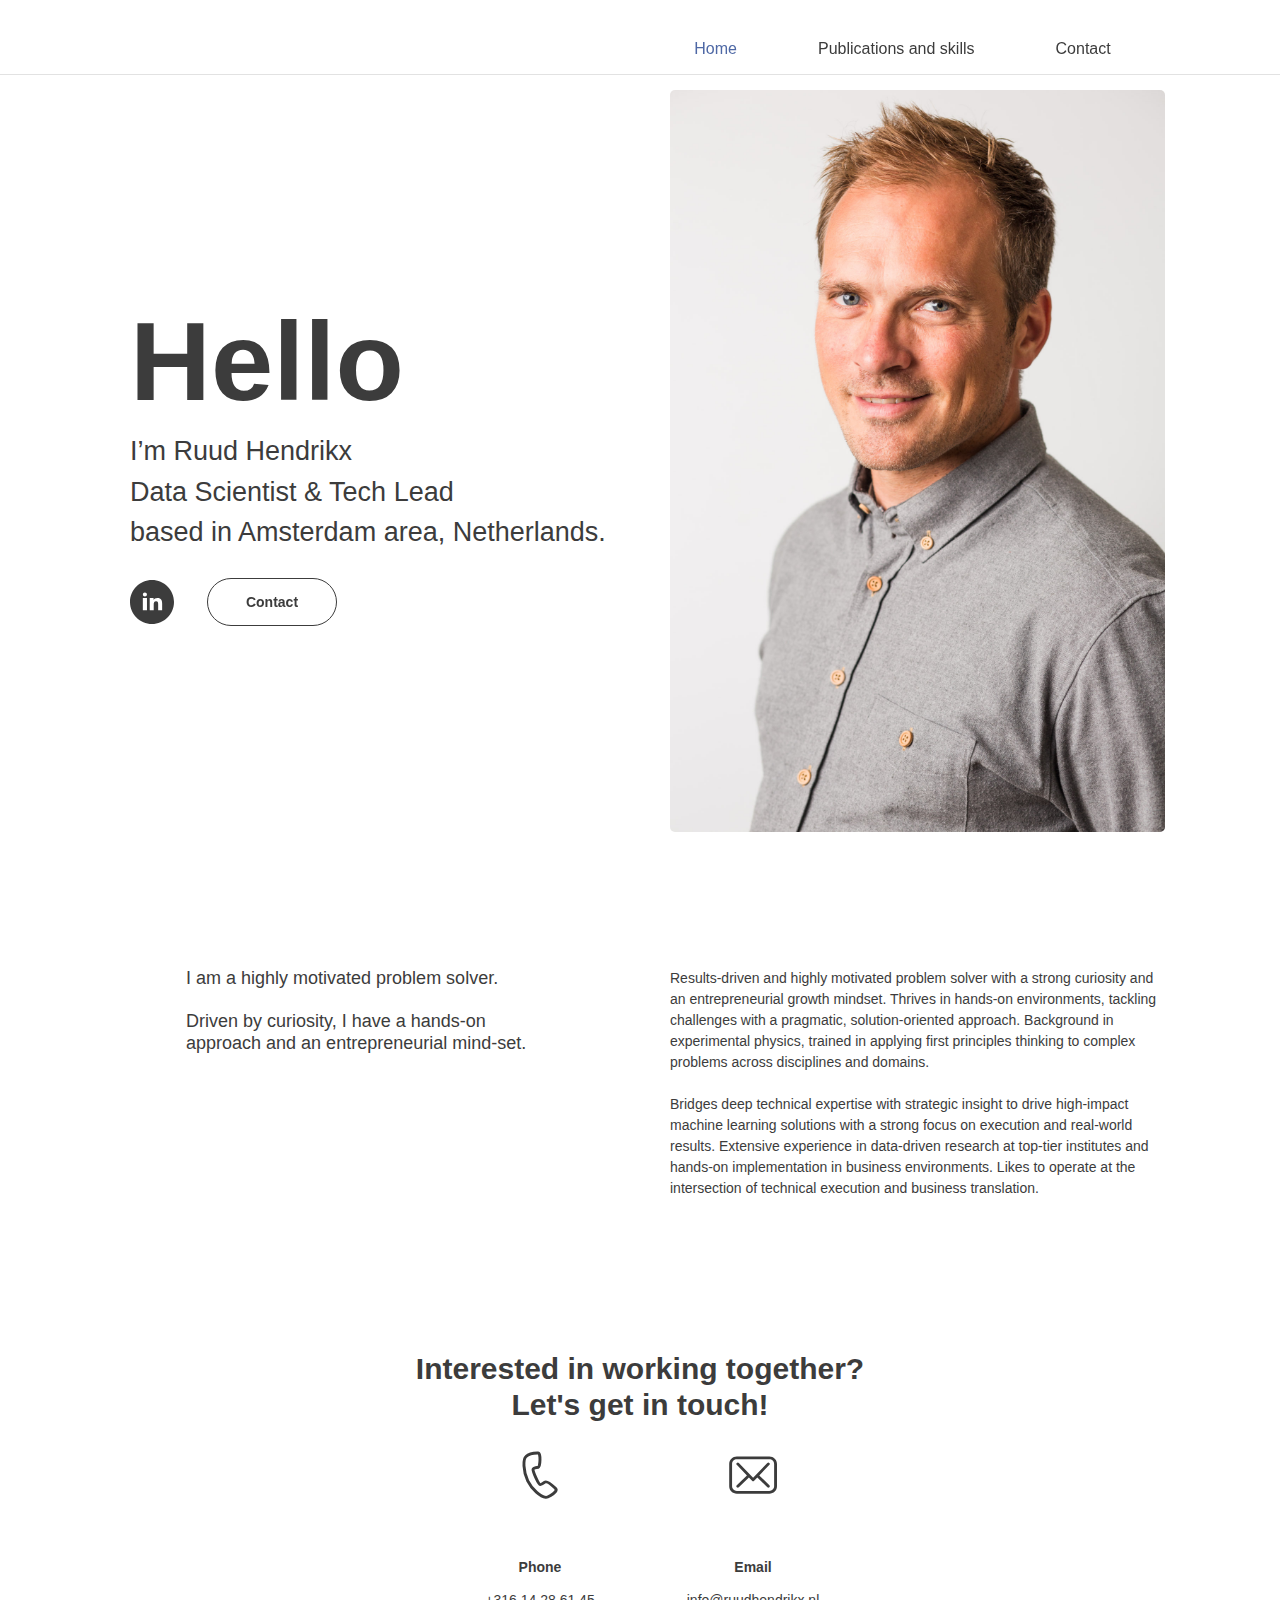
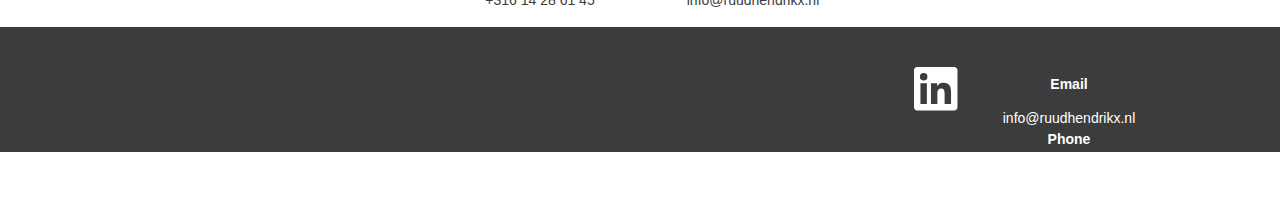
<file: index.html>
<!DOCTYPE html>
<html prefix="og: http://ogp.me/ns#" style="height:auto !important">

<head>
    <meta charset="utf-8">
    <title>Ruud Hendrikx</title>
    <meta name="robots" content="all">
    <meta name="generator" content="One.com Web Editor">
    <meta http-equiv="Cache-Control" content="must-revalidate, max-age=0, public">
    <meta http-equiv="Expires" content="-1">
    <meta name="viewport"
        content="width=device-width, initial-scale=1.0, minimum-scale=1.0, maximum-scale=3.0, user-scalable=yes"
        minpagewidth="1050" rendermobileview="true">
    <meta name="MobileOptimized" content="320">
    <meta name="HandheldFriendly" content="True">
    <meta name="format-detection" content="telephone=no">
    <meta property="og:type" content="website">
    <meta property="og:title" content="Ruud Hendrikx">
    <meta property="og:site_name" content="Ruud Hendrikx">
    <meta property="og:url" content="https://ruudhendrikx.nl/">
    <meta name="twitter:card" content="summary">
    <meta name="twitter:title" content="Ruud Hendrikx">
    <meta name="twitter:image:alt" content="Ruud Hendrikx">
    <link rel="canonical" href="https://ruudhendrikx.nl/">
    <style type="text/css">
        html {
            word-wrap: break-word;
        }

        *,
        ::before,
        ::after {
            word-wrap: inherit;
        }

        html {
            box-sizing: border-box;
        }

        *,
        ::before,
        ::after {
            box-sizing: inherit;
        }

        div.code {
            box-sizing: content-box;
        }

        body,
        ul,
        ol,
        li,
        h1,
        h2,
        h3,
        h4,
        h5,
        h6,
        form,
        input,
        p,
        td,
        textarea {
            margin: 0;
            padding: 0;
        }

        h1,
        h2,
        h3,
        h4,
        h5,
        h6 {
            font-size: 100%;
            font-weight: normal;
        }

        ol,
        ul {
            list-style: none;
        }

        table {
            border-collapse: collapse;
            border-spacing: 0;
        }

        img {
            border: 0;
        }

        body {
            -moz-osx-font-smoothing: grayscale;
            -webkit-font-smoothing: antialiased;
        }
    </style>
    <style type="text/css">
        @font-face {
            font-family: 'dropDownMenu';
            src:
                url('[data-uri]                                                                           [base64]                 aAGYBmQBmAAAAAQAAAAAAAAAAAAAAIAAAAAAAAwAAAAMAAAAcAAEAAwAAABwAAwABAAAAHAAEADgAAAAKAAgAAgACAAEAIOkB//3//wAAAAAAIOkA//3//wAB/+MXBAADAAEAAAAAAAAAAAAAAAEAAf//                                     [base64]/                                                                                                                                [base64]') format('woff');
            font-weight: normal;
            font-style: normal;
        }
    </style>
    <link rel="stylesheet" href="/onewebstatic/f292deb985.css">
    <style type="text/css">
        @media (max-width: 650px) {
            body {
                min-width: 'initial'
            }

            body.desktopV {
                min-width: 1050px
            }
        }

        @media (min-width: 651px) {
            body {
                min-width: 1050px
            }

            body.mobileV {
                min-width: initial
            }
        }
    </style>
    <link rel="stylesheet" href="/onewebstatic/128139c657.css">
    <link rel="stylesheet" href="/onewebstatic/b4da795d81.css">
    <link
        href="/onewebstatic/google-fonts.php?url=https%3A%2F%2Ffonts.googleapis.com%2Fcss%3Ffamily%3DOpen%2520Sans%253A100%252C100italic%252C200%252C200italic%252C300%252C300italic%252C500%252C500italic%252C600%252C600italic%252C700%252C700italic%252C800%252C800italic%252C900%252C900italic%252Citalic%252Cregular&amp;subset%3Dall"
        rel="stylesheet">
    <link
        href="/onewebstatic/google-fonts.php?url=https%3A%2F%2Ffonts.googleapis.com%2Fcss%3Ffamily%3DInter%253A100%252C100italic%252C200%252C200italic%252C300%252C300italic%252C500%252C500italic%252C600%252C600italic%252C700%252C700italic%252C800%252C800italic%252C900%252C900italic%252Citalic%252Cregular&amp;subset%3Dall"
        rel="stylesheet">
    <link rel="stylesheet" href="/onewebstatic/d359b2e569.css">
    <style type="text/css">
        .bodyBackground {

            background-image: none;
            background-color: rgba(255, 255, 255, 1);
        }
    </style>
    <script type="text/javascript">window.WSB_PRIVACY_POLICY_PUBLISHED = true;</script>
    <script src="/onewebstatic/e47f208c3a.js"></script>
    <script src="/onewebstatic/f707379391.js"></script>
</head>

<body class="Preview_body__2wDzb bodyBackground" style="overflow-y:scroll;overflow-x:hidden"
    data-attachments="{&quot;57C22960-2C5A-4371-AA39-813A457B0D27&quot;:[&quot;130F1FAC-71B3-4531-90D2-366D9FC1F87D&quot;,&quot;E043B9CF-6EEB-47E2-AA1A-CAC045E11488&quot;],&quot;E043B9CF-6EEB-47E2-AA1A-CAC045E11488&quot;:[&quot;6E4A5A4B-A22B-473E-9E12-62E81F22831A&quot;,&quot;A6C6D51A-B565-4DEF-A1B7-71F4408B7138&quot;,&quot;2CE3CF95-51A4-41B2-831F-611F5D58B5D6&quot;]}">
    <div>
        <div data-mobile-pin="0" id="wsb-mobile-header" class="mm mm-mobile-preview">
            <header id="MobileHeader_container" class="MobileHeader_container__1XW3y"
                style="background-color:rgba(255,255,255,1)">
                <div class="MobileHeader_title__1avp4 mobile-title undefined"><a class="MobileHeader_logoAnchor__3VO33"
                        href="/"><span class="MobileHeader_titleText__1M62s"
                            style="color:rgba(60,60,60,1);font-family:Inter;font-weight:normal;font-style:normal">Ruud
                            Hendrikx</span></a></div>
                <div class="MobileHeader_dummyMenuIconContainer__3mfi4"></div>
            </header>
            <div id="mm" class="MobileHeaderMenu_mobileMenu__21p7v" style="background-color:rgba(60,60,60,1)">
                <ul>
                    <li><a href="/" class="MobileHeaderMenu_current__2Nelz"
                            style="background-color:rgba(60,60,60,1);color:rgba(255,255,255,1);font-size:16px;line-height:3;font-family:Inter;font-weight:bold"
                            title="Home">Home</a></li>
                    <li><a href="/skills" class=""
                            style="background-color:rgba(60,60,60,1);color:rgba(255,255,255,1);font-size:16px;line-height:3;font-family:Inter"
                            title="Publications and skills">Publications and skills</a></li>
                    <li><a href="/contact" class=""
                            style="background-color:rgba(60,60,60,1);color:rgba(255,255,255,1);font-size:16px;line-height:3;font-family:Inter"
                            title="Contact">Contact</a></li>
                </ul>
            </div>
            <div id="mm-overlay" class="MobileHeaderMenu_mobileMenu_overlay__3WPnz"></div>
            <div class="MobileHeader_menuIconContainer__lc-Zq off" id="MobileHeader_burgerMenuIcon"
                data-active-bgcolor="rgba(255,255,255,1)" data-inactive-bgcolor="rgba(60,60,60,1)"><span
                    style="background-color:rgba(60,60,60,1)"></span><span
                    style="background-color:rgba(60,60,60,1)"></span><span
                    style="background-color:rgba(60,60,60,1)"></span></div>
        </div>
    </div>
    <style type="text/css">
        .template {
            visibility: hidden
        }

        body {
            overflow-x: hidden
        }
    </style>
    <link rel="stylesheet" href="/onewebstatic/a0dcc876f0.css">
    <div class="template" data-mobile-view="true">
        <div class="Preview_row__3Fkye row" style="width:1050px"></div>
        <div class="Preview_row__3Fkye row Preview_noSideMargin__2I-_n" style="min-height:75px;width:100%">
            <div data-id="4E5E6915-6F10-41DB-AED7-D42916EB0BBC" data-kind="SECTION"
                style="width:100%;min-height:75px;left:auto;margin-top:0;margin-left:0"
                class="Preview_componentWrapper__2i4QI">
                <div id="Header" data-in-template="true" data-id="4E5E6915-6F10-41DB-AED7-D42916EB0BBC"
                    data-kind="Block" data-specific-kind="SECTION" data-pin="0" data-stretch="true"
                    class=" Preview_block__16Zmu ">
                    <div class="StripPreview_backgroundComponent__3YmQM Background_backgroundComponent__3_1Ea hasChildren"
                        style="background-color:rgba(255,255,255,1);border-color:rgba(60,60,60,0.15);border-style:solid;border-width:0px 0px 1px 0px;background-clip:padding-box;min-height:75px;padding-bottom:7px"
                        data-width="100" data-height="75">
                        <div class="Preview_column__1KeVx col "
                            style="min-height:100%;width:1050px;margin:0 auto;margin-bottom:-1px">
                            <div class="Preview_row__3Fkye row" style="min-height:68px;width:1050px">
                                <div class="Preview_column__1KeVx col " style="min-height:68px;width:330px;float:left">
                                    <div data-id="D1994BDD-2730-43B6-B866-F7DCE14727E0" data-kind="LOGO"
                                        style="width:330px;min-height:60px;margin-top:8px;margin-left:0"
                                        class="Preview_componentWrapper__2i4QI">
                                        <div data-in-template="true" data-id="D1994BDD-2730-43B6-B866-F7DCE14727E0"
                                            data-kind="Component" data-specific-kind="LOGO"
                                            class="Preview_mobileHide__9T929 Preview_component__SbiKo "><a
                                                style="text-decoration:none;display:block" href="/">
                                                <div>
                                                    <div style="white-space:nowrap;visibility:hidden;pointer-events:none;position:absolute;width:1px;height:1px;overflow:hidden;left:-20000px;top:-20000px"
                                                        data-shadow-render-container="true">
                                                        <div class="tinyMceContent textnormal">
                                                            <h1 style="display:inline-block" class="textlogo White"
                                                                data-shadow-render="true">Ruud Hendrikx</h1>
                                                        </div>
                                                    </div>
                                                    <div class="style_logoTextContainer__2ui-f"
                                                        style="justify-content:flex-start"
                                                        data-horizontal-alignment="left" data-logo-container="true">
                                                        <div class="style_logoTextInnerContainer__3mCcI"
                                                            style="height:47.7%;width:73.85%;justify-content:flex-start">
                                                            <div class="tinyMceContent textnormal"
                                                                style="white-space:nowrap">
                                                                <h1 class="textlogo White" style="font-size:0">Ruud
                                                                    Hendrikx</h1>
                                                            </div>
                                                        </div>
                                                    </div>
                                                </div>
                                            </a></div>
                                    </div>
                                    <div style="clear:both"></div>
                                </div>
                                <div class="Preview_column__1KeVx col  isExpandable"
                                    style="min-height:68px;width:720px;float:left">
                                    <div data-id="8CCB4C33-3DEF-4F89-93FC-13BCBC7EB64B" data-kind="MENU"
                                        style="width:525px;min-height:40px;margin-top:28px;margin-left:195px"
                                        class="Preview_componentWrapper__2i4QI">
                                        <div data-in-template="true" data-id="8CCB4C33-3DEF-4F89-93FC-13BCBC7EB64B"
                                            data-kind="Component" data-specific-kind="MENU"
                                            class="Preview_mobileHide__9T929 Preview_component__SbiKo ">
                                            <div class="menu moreEnabled menuself menuhorizontal dropdown menuhorizontalcenter menuverticalmiddle White"
                                                style="width:525px;height:40px;display:none">
                                                <ul class="ThemeMenu1">
                                                    <li class=""><a class="selected level-0" href="/">
                                                            <span>Home</span>
                                                        </a>
                                                        <div class="divider"></div>
                                                    </li>
                                                    <li class=""><a class="level-0" href="/skills"><span>Publications
                                                                and skills</span></a>
                                                        <div class="divider"></div>
                                                    </li>
                                                    <li class=""><a class="level-0"
                                                            href="/contact"><span>Contact</span></a>
                                                        <div class="divider"></div>
                                                    </li>
                                                    <li class=""><a class="expandable level-0"><span>More</span></a>
                                                        <ul class="ThemeMenu2">
                                                            <li class="menuhidden"><a class="level-1"><span>More
                                                                        child</span></a></li>
                                                        </ul>
                                                    </li>
                                                </ul>
                                            </div>
                                        </div>
                                    </div>
                                    <div style="clear:both"></div>
                                </div>
                                <div style="clear:both"></div>
                            </div>
                            <div style="clear:both"></div>
                        </div>
                    </div>
                </div>
            </div>
        </div>
        <div class="Preview_row__3Fkye row Preview_noSideMargin__2I-_n" style="min-height:749px;width:100%">
            <div data-id="903ED025-5AC7-4209-9E0C-CC8F24ABCC87" data-kind="SECTION"
                style="width:100%;min-height:749px;left:auto;margin-top:0;margin-left:0"
                class="Preview_componentWrapper__2i4QI">
                <div id="Hero1" data-in-template="false" data-id="903ED025-5AC7-4209-9E0C-CC8F24ABCC87"
                    data-kind="Block" data-specific-kind="SECTION" data-pin="0" data-stretch="true"
                    class=" Preview_block__16Zmu ">
                    <div class="StripPreview_backgroundComponent__3YmQM Background_backgroundComponent__3_1Ea hasChildren"
                        style="background-color:rgba(255,255,255,1);min-height:749px;padding-bottom:100px"
                        data-width="100" data-height="749">
                        <div class="Preview_column__1KeVx col " style="min-height:100%;width:1050px;margin:0 auto">
                            <div class="Preview_row__3Fkye row" style="min-height:598px;width:1050px">
                                <div class="Preview_column__1KeVx col " style="min-height:598px;width:555px;float:left">
                                    <div class="Preview_row__3Fkye row" style="min-height:356px;width:555px">
                                        <div data-id="2952794E-C8D7-4E2F-8C6D-3712BB304E93" data-kind="TEXT"
                                            style="width:540px;min-height:136px;margin-top:220px;margin-left:15px"
                                            class="Preview_componentWrapper__2i4QI">
                                            <div data-in-template="false" data-id="2952794E-C8D7-4E2F-8C6D-3712BB304E93"
                                                data-kind="Component" data-specific-kind="TEXT"
                                                class=" Preview_component__SbiKo text-align-null">
                                                <div data-mve-font-change="0"
                                                    class="styles_contentContainer__lrPIa textnormal styles_text__3jGMu styles_invalidateHighlightAndShadows__2W3IH White themeTextClass">
                                                    <h1 class="textheading1 mobile-oversized"
                                                        style="font-size: 112px; line-height: 1.2;"><span
                                                            style="font-weight: bold; font-size: 112px; letter-spacing: normal; text-shadow: none; color: #2d2d2d;"
                                                            class="mobile-oversized">Hello</span></h1>
                                                </div>
                                            </div>
                                        </div>
                                    </div>
                                    <div class="Preview_row__3Fkye row" style="min-height:120px;width:555px">
                                        <div data-id="242D6DA3-E70B-4682-A03C-BC5B3D11183E" data-kind="TEXT"
                                            style="width:510px;min-height:120px;margin-top:0;margin-left:15px"
                                            class="Preview_componentWrapper__2i4QI">
                                            <div data-in-template="false" data-id="242D6DA3-E70B-4682-A03C-BC5B3D11183E"
                                                data-kind="Component" data-specific-kind="TEXT"
                                                class=" Preview_component__SbiKo text-align-null">
                                                <div data-mve-font-change="0"
                                                    class="styles_contentContainer__lrPIa textnormal styles_text__3jGMu styles_invalidateHighlightAndShadows__2W3IH White themeTextClass">
                                                    <p style="font-size: 27px;" class="mobile-oversized"><span
                                                            style="font-size: 27px; color: #2d2d2d;"
                                                            class="mobile-oversized">I’m Ruud Hendrikx</span></p>
                                                    <p style="font-size: 27px;" class="mobile-oversized"><span
                                                            style="font-size: 27px; color: #2d2d2d;"
                                                            class="mobile-oversized">Data Scientist &amp; Tech
                                                            Lead</span></p>
                                                    <p style="font-size: 27px;" class="mobile-oversized"><span
                                                            style="font-size: 27px; color: #2d2d2d;"
                                                            class="mobile-oversized">based in Amsterdam area,
                                                            Netherlands.</span></p>
                                                </div>
                                            </div>
                                        </div>
                                    </div>
                                    <div class="Preview_row__3Fkye row" style="min-height:73px;width:555px">
                                        <div class="Preview_column__1KeVx col "
                                            style="min-height:73px;width:59px;float:left">
                                            <div data-id="90958051-0752-40B8-958A-919864E2BE2A" data-kind="SOCIAL_LINKS"
                                                style="width:44px;height:48px;margin-top:25px;margin-left:15px"
                                                class="Preview_componentWrapper__2i4QI">
                                                <div data-in-template="false"
                                                    data-id="90958051-0752-40B8-958A-919864E2BE2A" data-kind="Component"
                                                    data-specific-kind="SOCIAL_LINKS"
                                                    class=" Preview_component__SbiKo ">
                                                    <div class="Social_container__2rWh4 THEME_DEFAULT"
                                                        style="font-size:44px"><a href="https://linkedin.com/in/rjghx/"
                                                            target="_blank" style="width:44px;height:44px"><svg
                                                                viewBox="0 0 48 48" style="width:44px;height:44px">
                                                                <path fill="#3c3c3c"
                                                                    d="M24 48C10.745 48 0 37.255 0 24S10.745 0 24 0s24 10.745 24 24-10.745 24-24 24zm-2.475-28.489v13.525h4.34v-6.528c0-1.721.345-3.388 2.606-3.388 2.227 0 2.258 1.969 2.258 3.5v6.416h4.342v-7.238c0-3.554-.813-6.287-5.21-6.287-2.113 0-3.532 1.094-4.111 2.132h-.06V19.51h-4.165zm-7.525 0v13.525h4.515V19.511H14zm4.515-3.757a2.256 2.256 0 00-2.257-2.254A2.256 2.256 0 0014 15.754a2.256 2.256 0 002.258 2.254 2.256 2.256 0 002.257-2.254z">
                                                                </path>
                                                            </svg></a></div>
                                                </div>
                                            </div>
                                            <div style="clear:both"></div>
                                        </div>
                                        <div class="Preview_column__1KeVx col  isExpandable"
                                            style="min-height:73px;width:163px;float:left">
                                            <div data-id="82428B9D-B3A7-49B5-B80D-7712B745F844" data-kind="BUTTON"
                                                style="width:130px;height:48px;margin-top:25px;margin-left:33px"
                                                class="Preview_componentWrapper__2i4QI">
                                                <div data-in-template="false"
                                                    data-id="82428B9D-B3A7-49B5-B80D-7712B745F844" data-kind="Component"
                                                    data-specific-kind="BUTTON"
                                                    class="Preview_mobileHide__9T929 Preview_component__SbiKo align-center">
                                                    <div
                                                        class="ButtonPreview_container__22hQi ButtonPreview_buttonTransition__CKIAx button1 White secondary themeButtonClass">
                                                        <div class="ButtonPreview_buttonComponent__17NP0"><a
                                                                href="/contact" target=""
                                                                class="ButtonPreview_textContainer__t8q7_"><span
                                                                    style="font-size:14px">Contact</span></a></div>
                                                    </div>
                                                </div>
                                            </div>
                                            <div style="clear:both"></div>
                                        </div>
                                        <div style="clear:both"></div>
                                    </div>
                                    <div style="clear:both"></div>
                                </div>
                                <div class="Preview_column__1KeVx col " style="min-height:598px;width:495px;float:left">
                                    <div data-id="195FF449-611F-40B8-947B-FA79E7BF6263" data-kind="IMAGE"
                                        style="width:495px;min-height:583px;margin-top:15px;margin-left:0"
                                        class="Preview_componentWrapper__2i4QI">
                                        <div data-in-template="false" data-id="195FF449-611F-40B8-947B-FA79E7BF6263"
                                            data-kind="Component" data-specific-kind="IMAGE"
                                            class=" Preview_component__SbiKo ">
                                            <div class="Mobile_imageComponent__QXWk1 Mobile_cropMode__cLuJp"
                                                style="border-width:1px 1px 1px 1px;border-top-left-radius:5px;border-top-right-radius:5px;border-bottom-right-radius:5px;border-bottom-left-radius:5px;overflow:hidden"
                                                data-width="495" data-height="583"><img loading="lazy"
                                                    role="presentation" data-scalestrategy="crop"
                                                    style="margin-top:0px;margin-left:-5.684341886080802e-14px;display:block;margin:0"
                                                    src="onewebmedia/Ruud%20Hendrikx%20portret_lowres-6391.jpg?etag=W%2F%2274222-610ece4f%22&amp;sourceContentType=image%2Fjpeg&amp;ignoreAspectRatio&amp;resize=495%2B743&amp;extract=0%2B0%2B495%2B583&amp;quality=85"
                                                    height="742" width="495" data-width="495" data-height="742"></div>
                                        </div>
                                    </div>
                                    <div style="clear:both"></div>
                                </div>
                                <div style="clear:both"></div>
                            </div>
                            <div style="clear:both"></div>
                        </div>
                    </div>
                </div>
            </div>
        </div>
        <div class="Preview_row__3Fkye row Preview_noSideMargin__2I-_n" style="min-height:358px;width:100%">
            <div data-id="362A3759-2A93-4E74-9544-B08CE9EFA5CE" data-kind="SECTION"
                style="width:100%;min-height:358px;left:auto;margin-top:0;margin-left:0"
                class="Preview_componentWrapper__2i4QI">
                <div id="Section1" data-in-template="false" data-id="362A3759-2A93-4E74-9544-B08CE9EFA5CE"
                    data-kind="Block" data-specific-kind="SECTION" data-pin="0" data-stretch="true"
                    class=" Preview_block__16Zmu ">
                    <div class="StripPreview_backgroundComponent__3YmQM Background_backgroundComponent__3_1Ea hasChildren"
                        style="background-color:rgba(255,255,255,1);border-width:1px 1px 1px 1px;border-top-left-radius:0px;border-top-right-radius:0px;border-bottom-right-radius:0px;border-bottom-left-radius:0px;min-height:358px;padding-bottom:1px"
                        data-width="100" data-height="358">
                        <div class="Preview_column__1KeVx col " style="min-height:100%;width:1050px;margin:0 auto">
                            <div class="Preview_row__3Fkye row" style="min-height:357px;width:1050px">
                                <div class="Preview_column__1KeVx col " style="min-height:357px;width:447px;float:left">
                                    <div data-id="85C37DB7-7509-4B93-B969-5D95A09F180B" data-kind="TEXT"
                                        style="width:376px;min-height:84px;margin-top:36px;margin-left:71px"
                                        class="Preview_componentWrapper__2i4QI">
                                        <div data-in-template="false" data-id="85C37DB7-7509-4B93-B969-5D95A09F180B"
                                            data-kind="Component" data-specific-kind="TEXT"
                                            class=" Preview_component__SbiKo text-align-null">
                                            <div data-mve-font-change="0"
                                                class="styles_contentContainer__lrPIa textnormal styles_text__3jGMu styles_invalidateHighlightAndShadows__2W3IH White themeTextClass">
                                                <h3 class="textheading3 "><span class="textheading3 ">I am a highly
                                                        motivated problem solver.</span></h3>
                                                <p class="textheading3 "><span class="textheading3 "><br></span></p>
                                                <h3 class="textheading3 "><span class="textheading3 ">Driven by
                                                        curiosity,&nbsp;I have a hands-on approach and an
                                                        entrepreneurial mind-set.</span></h3>
                                            </div>
                                        </div>
                                    </div>
                                    <div style="clear:both"></div>
                                </div>
                                <div class="Preview_column__1KeVx col " style="min-height:357px;width:603px;float:left">
                                    <div class="Preview_row__3Fkye row" style="min-height:267px;width:603px">
                                        <div data-id="63592AE1-0B9B-4247-BA21-1C9044D3C596" data-kind="TEXT"
                                            style="width:495px;min-height:231px;margin-top:36px;margin-left:108px"
                                            class="Preview_componentWrapper__2i4QI">
                                            <div data-in-template="false" data-id="63592AE1-0B9B-4247-BA21-1C9044D3C596"
                                                data-kind="Component" data-specific-kind="TEXT"
                                                class=" Preview_component__SbiKo text-align-null">
                                                <div data-mve-font-change="0"
                                                    class="styles_contentContainer__lrPIa textnormal styles_text__3jGMu styles_invalidateHighlightAndShadows__2W3IH White themeTextClass">
                                                    <p class="mobile-undersized-upper">
                                                        <span>Results-driven and highly motivated problem solver with a
                                                            strong curiosity and an entrepreneurial growth mindset.
                                                            Thrives in hands-on environments, tackling challenges with a
                                                            pragmatic, solution-oriented approach. Background in
                                                            experimental physics, trained in applying first principles
                                                            thinking to complex problems across disciplines and
                                                            domains.</span><br><br>
                                                        <span>Bridges deep technical expertise with strategic insight to
                                                            drive high-impact machine learning solutions with a strong
                                                            focus on execution and real-world results. Extensive
                                                            experience in data-driven research at top-tier institutes
                                                            and hands-on implementation in business environments. Likes
                                                            to operate at the intersection of technical execution and
                                                            business translation.</span>
                                                    </p>
                                                </div>
                                            </div>
                                        </div>
                                    </div>
                                    <div style="clear:both"></div>
                                </div>
                                <div style="clear:both"></div>
                            </div>
                            <div style="clear:both"></div>
                        </div>
                    </div>
                </div>
            </div>
        </div>
        <div class="Preview_row__3Fkye row Preview_noSideMargin__2I-_n" style="min-height:317px;width:100%">
            <div data-id="4EE34E99-95BF-445E-9431-42F34AA5AE78" data-kind="SECTION"
                style="width:100%;min-height:317px;left:auto;margin-top:0;margin-left:0"
                class="Preview_componentWrapper__2i4QI">
                <div id="Get-in-touch" data-in-template="false" data-id="4EE34E99-95BF-445E-9431-42F34AA5AE78"
                    data-kind="Block" data-specific-kind="SECTION" data-pin="0" data-stretch="true"
                    class=" Preview_block__16Zmu ">
                    <div class="StripPreview_backgroundComponent__3YmQM Background_backgroundComponent__3_1Ea hasChildren"
                        style="background-color:rgba(255,255,255,1);min-height:317px;padding-bottom:0" data-width="100"
                        data-height="317">
                        <div class="Preview_column__1KeVx col " style="min-height:100%;width:1050px;margin:0 auto">
                            <div class="Preview_row__3Fkye row" style="min-height:133px;width:1050px">
                                <div data-id="0595C912-8F0A-4422-BB3E-9E10372321B3" data-kind="TEXT"
                                    style="width:1050px;min-height:72px;margin-top:61px;margin-left:0"
                                    class="Preview_componentWrapper__2i4QI">
                                    <div data-in-template="false" data-id="0595C912-8F0A-4422-BB3E-9E10372321B3"
                                        data-kind="Component" data-specific-kind="TEXT"
                                        class=" Preview_component__SbiKo text-align-null">
                                        <div data-mve-font-change="-9"
                                            class="styles_contentContainer__lrPIa textnormal styles_text__3jGMu styles_invalidateHighlightAndShadows__2W3IH White themeTextClass">
                                            <h2 class="textheading2 mobile-oversized"
                                                style="font-size: 30px; text-align: center;"><span
                                                    class="textheading2 mobile-oversized"
                                                    style="font-size: 30px; font-weight: bold; letter-spacing: normal; color: #2d2d2d;">Interested
                                                    in working together?</span></h2>
                                            <h2 class="textheading2 mobile-oversized"
                                                style="font-size: 30px; text-align: center;"><span
                                                    class="textheading2 mobile-oversized"
                                                    style="font-size: 30px; font-weight: bold; letter-spacing: normal; color: #2d2d2d;">Let's
                                                    get in touch!</span></h2>
                                        </div>
                                    </div>
                                </div>
                            </div>
                            <div class="Preview_row__3Fkye row" style="min-height:184px;width:1050px">
                                <div data-id="2F724A53-4A57-4498-9323-8CFF228FAA8E" data-kind="BACKGROUND"
                                    style="width:414px;min-height:169px;margin-top:15px;margin-left:318px"
                                    class="Preview_componentWrapper__2i4QI">
                                    <div data-in-template="false" data-id="2F724A53-4A57-4498-9323-8CFF228FAA8E"
                                        data-kind="Block" data-specific-kind="BACKGROUND"
                                        class=" Preview_block__16Zmu ">
                                        <div class="BackgroundPreview_backgroundComponent__3Dr5e BackgroundPreview_bgHeight__3dD2e hasChildren"
                                            style="background-color:transparent;border-color:rgba(60,60,60,1);border-style:none;border-width:1px 1px 1px 1px;border-top-left-radius:0px;border-top-right-radius:0px;border-bottom-right-radius:0px;border-bottom-left-radius:0px;min-height:169px;padding-bottom:0"
                                            data-width="414" data-height="169">
                                            <div class="Preview_column__1KeVx col " style="min-height:100%">
                                                <div class="Preview_row__3Fkye row"
                                                    style="min-height:169px;width:414px">
                                                    <div class="Preview_column__1KeVx col  isExpandable"
                                                        style="min-height:169px;width:175px;float:left">
                                                        <div data-id="34B6644B-7913-405B-AC28-AA8A60CB6194"
                                                            data-kind="PHONE"
                                                            style="width:136px;min-height:157px;margin-top:12px;margin-left:39px"
                                                            class="Preview_componentWrapper__2i4QI">
                                                            <div data-in-template="false"
                                                                data-id="34B6644B-7913-405B-AC28-AA8A60CB6194"
                                                                data-kind="Component" data-specific-kind="PHONE"
                                                                class=" Preview_component__SbiKo ">
                                                                <div class="White themeTextClass"
                                                                    style="height:100%;width:100%">
                                                                    <div class="textnormal"
                                                                        style="word-break:break-word;height:100%;width:100%;display:flex;align-items:center;flex-direction:column">
                                                                        <div style="width:auto">
                                                                            <div class="svgContainer"
                                                                                style="font-size:50px;display:flex;justify-content:center;width:50px;height:50px;margin-bottom:25px">
                                                                                <a class="textnormal"
                                                                                    href="tel:+316%2014%2028%2061%2045"
                                                                                    style="font-size:1px;letter-spacing:0;line-height:1.2;width:50px"
                                                                                    data-preserve-whitespace="true"><svg
                                                                                        viewBox="0 0 29 29"
                                                                                        style="width:50px">
                                                                                        <path fill="none"
                                                                                            stroke="currentColor"
                                                                                            stroke-linecap="round"
                                                                                            stroke-linejoin="round"
                                                                                            stroke-width="1.7"
                                                                                            d="M6.364 3.81c1.496-1.503 5.032-2.139 6.907-2.108 1.88-.218 1.273 8.104.313 8.263 0 0-3.039.384-3.125 1.275-.116 1.217 3.009 8.67 4.22 8.84.65.091 2.606-1.402 2.606-1.402 1.521-1.145 4.678 2.2 6.161 3.596.649.627.617 1.159-.059 1.947-1.181 1.322-4.29 3.439-5.52 3.266-2.988-.42-8.05-4.592-10.483-9.582-2.743-5.629-2.712-12.82-1.02-14.095z">
                                                                                        </path>
                                                                                    </svg></a></div>
                                                                        </div>
                                                                        <div style="width:100%">
                                                                            <div class="textnormal"
                                                                                style="white-space:pre-wrap;line-height:1.2;text-align:center;width:100%">
                                                                                <span
                                                                                    style="font-weight:bold;letter-spacing:0;margin-bottom:2px"
                                                                                    class="prefix">Phone</span><span>
                                                                                </span><a class="textnormal"
                                                                                    href="tel:+316%2014%2028%2061%2045"
                                                                                    style="letter-spacing:0;line-height:1.2"
                                                                                    data-preserve-whitespace="true"><span>+316&nbsp;14&nbsp;28&nbsp;61&nbsp;45</span></a>
                                                                            </div>
                                                                        </div>
                                                                    </div>
                                                                </div>
                                                            </div>
                                                        </div>
                                                        <div style="clear:both"></div>
                                                    </div>
                                                    <div class="Preview_column__1KeVx col  isExpandable"
                                                        style="min-height:169px;width:225px;float:left">
                                                        <div data-id="45723743-7F9C-4179-95E2-65863D0D67E5"
                                                            data-kind="EMAIL"
                                                            style="width:160px;min-height:157px;margin-top:12px;margin-left:65px"
                                                            class="Preview_componentWrapper__2i4QI">
                                                            <div data-in-template="false"
                                                                data-id="45723743-7F9C-4179-95E2-65863D0D67E5"
                                                                data-kind="Component" data-specific-kind="EMAIL"
                                                                class=" Preview_component__SbiKo ">
                                                                <div class="White themeTextClass"
                                                                    style="height:100%;width:100%">
                                                                    <div class="textnormal"
                                                                        style="word-break:break-word;height:100%;width:100%;display:flex;align-items:center;flex-direction:column">
                                                                        <div style="width:auto">
                                                                            <div class="svgContainer"
                                                                                style="font-size:50px;display:flex;justify-content:center;width:50px;height:50px;margin-bottom:25px">
                                                                                <a class="textnormal"
                                                                                    href="mailto:info@ruudhendrikx.nl"
                                                                                    style="font-size:1px;letter-spacing:0;line-height:1.2;width:50px"
                                                                                    data-preserve-whitespace="true"><svg
                                                                                        viewBox="0 0 29 29"
                                                                                        style="width:50px">
                                                                                        <path fill="currentColor"
                                                                                            d="M5.135 5.37c-1.531 0-2.772 1.209-2.772 2.7v12.958c0 1.491 1.241 2.7 2.772 2.7h18.848c1.53 0 2.771-1.209 2.771-2.7V8.07c0-1.491-1.24-2.7-2.771-2.7H5.135zm0-1.62h18.848c2.449 0 4.434 1.934 4.434 4.32v12.958c0 2.386-1.985 4.32-4.434 4.32H5.135c-2.45 0-4.435-1.934-4.435-4.32V8.07c0-2.386 1.986-4.32 4.435-4.32z">
                                                                                        </path>
                                                                                        <path fill="currentColor"
                                                                                            d="M23.998 7.48c.335.306.35.819.036 1.145l-5.898 6.103 5.88 5.728c.298.29.323.745.075 1.062l-.075.083a.847.847 0 01-1.176 0l-5.844-5.693-1.832 1.896a.847.847 0 01-1.21 0l-1.833-1.896L6.277 21.6a.847.847 0 01-1.176 0 .795.795 0 010-1.145l5.88-5.728-5.897-6.103a.795.795 0 01.035-1.145.847.847 0 011.176.035l8.264 8.552 8.264-8.552a.847.847 0 011.175-.035z">
                                                                                        </path>
                                                                                    </svg></a></div>
                                                                        </div>
                                                                        <div style="width:100%">
                                                                            <div class="textnormal"
                                                                                style="white-space:pre-wrap;line-height:1.2;text-align:center;width:100%">
                                                                                <span
                                                                                    style="font-weight:bold;letter-spacing:0;margin-bottom:2px"
                                                                                    class="prefix">Email</span><span>
                                                                                </span><a class="textnormal"
                                                                                    href="mailto:info@ruudhendrikx.nl"
                                                                                    style="letter-spacing:0;line-height:1.2"
                                                                                    data-preserve-whitespace="true"><span>info@ruudhendrikx.nl</span></a>
                                                                            </div>
                                                                        </div>
                                                                    </div>
                                                                </div>
                                                            </div>
                                                        </div>
                                                        <div style="clear:both"></div>
                                                    </div>
                                                    <div style="clear:both"></div>
                                                </div>
                                                <div style="clear:both"></div>
                                            </div>
                                        </div>
                                    </div>
                                </div>
                            </div>
                            <div style="clear:both"></div>
                        </div>
                    </div>
                </div>
            </div>
        </div>
        <div class="Preview_row__3Fkye row Preview_noSideMargin__2I-_n" style="min-height:126px;width:100%">
            <div data-id="57C22960-2C5A-4371-AA39-813A457B0D27" data-kind="SECTION"
                style="width:100%;min-height:126px;left:auto;margin-top:0;margin-left:0"
                class="Preview_componentWrapper__2i4QI">
                <div id="Footer" data-in-template="true" data-id="57C22960-2C5A-4371-AA39-813A457B0D27"
                    data-kind="Block" data-specific-kind="SECTION" data-pin="0" data-stretch="true"
                    data-bbox="{&quot;top&quot;:1499,&quot;left&quot;:-306,&quot;right&quot;:1362,&quot;bottom&quot;:1625}"
                    class=" Preview_block__16Zmu ">
                    <div class="StripPreview_backgroundComponent__3YmQM Background_backgroundComponent__3_1Ea hasChildren"
                        style="background-color:rgba(60,60,60,1);border-color:rgba(255,255,255,0.15);border-style:solid;border-width:1px 0px 0px 0px;background-clip:padding-box;min-height:126px;padding-bottom:0"
                        data-width="100" data-height="126">
                        <div class="Preview_column__1KeVx col "
                            style="min-height:100%;width:1050px;margin:0 auto;margin-top:-1px">
                            <div class="Preview_row__3Fkye row" style="min-height:126px;width:1050px">
                                <div class="Preview_column__1KeVx col " style="min-height:126px;width:302px;float:left">
                                    <div data-id="130F1FAC-71B3-4531-90D2-366D9FC1F87D" data-kind="LOGO"
                                        style="width:302px;min-height:60px;margin-top:12px;margin-left:0"
                                        class="Preview_componentWrapper__2i4QI">
                                        <div data-in-template="true" data-id="130F1FAC-71B3-4531-90D2-366D9FC1F87D"
                                            data-kind="Component" data-specific-kind="LOGO"
                                            class="Preview_mobileHide__9T929 Preview_component__SbiKo "><a
                                                style="text-decoration:none;display:block" href="/">
                                                <div>
                                                    <div style="white-space:nowrap;visibility:hidden;pointer-events:none;position:absolute;width:1px;height:1px;overflow:hidden;left:-20000px;top:-20000px"
                                                        data-shadow-render-container="true">
                                                        <div class="tinyMceContent textnormal">
                                                            <h1 style="display:inline-block" class="textlogo Black"
                                                                data-shadow-render="true">Ruud Hendrikx</h1>
                                                        </div>
                                                    </div>
                                                    <div class="style_logoTextContainer__2ui-f"
                                                        style="justify-content:flex-start"
                                                        data-horizontal-alignment="left" data-logo-container="true">
                                                        <div class="style_logoTextInnerContainer__3mCcI"
                                                            style="height:47.7%;width:73.85%;justify-content:flex-start">
                                                            <div class="tinyMceContent textnormal"
                                                                style="white-space:nowrap">
                                                                <h1 class="textlogo Black" style="font-size:0">Ruud
                                                                    Hendrikx</h1>
                                                            </div>
                                                        </div>
                                                    </div>
                                                </div>
                                            </a></div>
                                    </div>
                                    <div style="clear:both"></div>
                                </div>
                                <div class="Preview_column__1KeVx col " style="min-height:126px;width:748px;float:left">
                                    <div data-id="E043B9CF-6EEB-47E2-AA1A-CAC045E11488" data-kind="BACKGROUND"
                                        style="width:614px;min-height:109px;margin-top:17px;margin-left:134px"
                                        class="Preview_componentWrapper__2i4QI">
                                        <div data-in-template="true" data-id="E043B9CF-6EEB-47E2-AA1A-CAC045E11488"
                                            data-kind="Block" data-specific-kind="BACKGROUND"
                                            data-bbox="{&quot;top&quot;:17,&quot;left&quot;:436,&quot;right&quot;:1050,&quot;bottom&quot;:126}"
                                            data-parent="57C22960-2C5A-4371-AA39-813A457B0D27"
                                            class=" Preview_block__16Zmu ">
                                            <div class="BackgroundPreview_backgroundComponent__3Dr5e BackgroundPreview_bgHeight__3dD2e hasChildren"
                                                style="background-color:transparent;border-color:rgba(60,60,60,1);border-style:none;border-width:1px 1px 1px 1px;border-top-left-radius:0px;border-top-right-radius:0px;border-bottom-right-radius:0px;border-bottom-left-radius:0px;min-height:109px;padding-bottom:0"
                                                data-width="614" data-height="109">
                                                <div class="Preview_column__1KeVx col " style="min-height:100%">
                                                    <div class="Preview_row__3Fkye row"
                                                        style="min-height:109px;width:614px">
                                                        <div class="Preview_column__1KeVx col "
                                                            style="min-height:109px;width:407px;float:left">
                                                            <div data-id="2CE3CF95-51A4-41B2-831F-611F5D58B5D6"
                                                                data-kind="SOCIAL_LINKS"
                                                                style="width:44px;height:48px;margin-top:22px;margin-left:363px"
                                                                class="Preview_componentWrapper__2i4QI">
                                                                <div data-in-template="true"
                                                                    data-id="2CE3CF95-51A4-41B2-831F-611F5D58B5D6"
                                                                    data-kind="Component"
                                                                    data-specific-kind="SOCIAL_LINKS"
                                                                    class=" Preview_component__SbiKo ">
                                                                    <div class="Social_container__2rWh4 THEME_DEFAULT"
                                                                        style="font-size:44px"><a
                                                                            href="https://linkedin.com/in/rjghx/"
                                                                            target="_blank"
                                                                            style="width:44px;height:44px"><svg
                                                                                viewBox="0 0 43 43"
                                                                                style="width:44px;height:44px">
                                                                                <path fill="#ffffff" fill-rule="evenodd"
                                                                                    d="M39.34 0c1.731 0 3.142 1.371 3.142 3.063v36.354c0 1.692-1.41 3.066-3.143 3.066H3.133C1.405 42.483 0 41.109 0 39.417V3.063C0 1.371 1.405 0 3.133 0H39.34zM9.45 5.849a3.652 3.652 0 00-3.656 3.653A3.655 3.655 0 109.45 5.848zm-3.155 30.35h6.307V15.927H6.295V36.2zm10.26-20.273V36.2h6.293V26.173c0-2.645.5-5.208 3.779-5.208 3.233 0 3.274 3.025 3.274 5.376V36.2h6.3V25.08c0-5.46-1.179-9.658-7.559-9.658-3.065 0-5.121 1.681-5.961 3.275h-.087v-2.772h-6.04z">
                                                                                </path>
                                                                            </svg></a></div>
                                                                </div>
                                                            </div>
                                                            <div style="clear:both"></div>
                                                        </div>
                                                        <div class="Preview_column__1KeVx col  isExpandable"
                                                            style="min-height:109px;width:189px;float:left">
                                                            <div data-id="6E4A5A4B-A22B-473E-9E12-62E81F22831A"
                                                                data-kind="EMAIL"
                                                                style="width:156px;min-height:109px;margin-top:0;margin-left:33px"
                                                                class="Preview_componentWrapper__2i4QI">
                                                                <div data-in-template="true"
                                                                    data-id="6E4A5A4B-A22B-473E-9E12-62E81F22831A"
                                                                    data-kind="Component" data-specific-kind="EMAIL"
                                                                    class=" Preview_component__SbiKo ">
                                                                    <div class="Black themeTextClass"
                                                                        style="height:100%;width:100%">
                                                                        <div class="textnormal"
                                                                            style="word-break:break-word;height:100%;width:100%;display:flex;align-items:center;flex-direction:column">
                                                                            <div style="width:100%">
                                                                                <div class="textnormal"
                                                                                    style="white-space:pre-wrap;line-height:1.2;text-align:center;width:100%">
                                                                                    <span
                                                                                        style="font-weight:bold;letter-spacing:0;margin-bottom:2px"
                                                                                        class="prefix">Email</span><span>
                                                                                    </span><a class="textnormal"
                                                                                        href="mailto:info@ruudhendrikx.nl"
                                                                                        style="letter-spacing:0;line-height:1.2"
                                                                                        data-preserve-whitespace="true"><span>info@ruudhendrikx.nl</span></a>
                                                                                </div>
                                                                            </div>
                                                                        </div>
                                                                    </div>
                                                                </div>
                                                                <div class="Preview_float__1PmYU float"
                                                                    style="top:55px;left:10px;z-index:509">
                                                                    <div data-id="A6C6D51A-B565-4DEF-A1B7-71F4408B7138"
                                                                        data-kind="PHONE"
                                                                        style="width:136px;min-height:49px"
                                                                        class="Preview_componentWrapper__2i4QI">
                                                                        <div data-in-template="true"
                                                                            data-id="A6C6D51A-B565-4DEF-A1B7-71F4408B7138"
                                                                            data-kind="Component"
                                                                            data-specific-kind="PHONE"
                                                                            data-bbox="{&quot;top&quot;:55,&quot;left&quot;:10,&quot;right&quot;:146,&quot;bottom&quot;:104}"
                                                                            data-parent="E043B9CF-6EEB-47E2-AA1A-CAC045E11488"
                                                                            class=" Preview_component__SbiKo ">
                                                                            <div class="Black themeTextClass"
                                                                                style="height:100%;width:100%">
                                                                                <div class="textnormal"
                                                                                    style="word-break:break-word;height:100%;width:100%;display:flex;align-items:center;flex-direction:column">
                                                                                    <div style="width:100%">
                                                                                        <div class="textnormal"
                                                                                            style="white-space:pre-wrap;line-height:1.2;text-align:center;width:100%">
                                                                                            <span
                                                                                                style="font-weight:bold;letter-spacing:0;margin-bottom:2px"
                                                                                                class="prefix">Phone</span><span>
                                                                                            </span><a class="textnormal"
                                                                                                href="tel:+316%2014%2028%2061%2045"
                                                                                                style="letter-spacing:0;line-height:1.2"
                                                                                                data-preserve-whitespace="true"><span>+316&nbsp;14&nbsp;28&nbsp;61&nbsp;45</span></a>
                                                                                        </div>
                                                                                    </div>
                                                                                </div>
                                                                            </div>
                                                                        </div>
                                                                    </div>
                                                                </div>
                                                            </div>
                                                            <div style="clear:both"></div>
                                                        </div>
                                                        <div style="clear:both"></div>
                                                    </div>
                                                    <div style="clear:both"></div>
                                                </div>
                                            </div>
                                        </div>
                                    </div>
                                    <div style="clear:both"></div>
                                </div>
                                <div style="clear:both"></div>
                            </div>
                            <div style="clear:both"></div>
                        </div>
                    </div>
                </div>
            </div>
        </div>
    </div>
    <div class="publishOnlyComponents">
        <div data-testid="empty-cart-component"></div>
    </div>
    <script src="/onewebstatic/a2cf72ae9c.js"></script>
    <script src="/onewebstatic/050fbf46bf.js"></script>
    <script src="/onewebstatic/d8aaffab41.js"></script>
    <script src="/onewebstatic/6499ecfb0a.js"></script>
    <script src="/onewebstatic/a966beca17.js"></script>
    <script src="/onewebstatic/b2f02b21b9.js"></script>
    <script src="/onewebstatic/0cc6b0fe94.js"></script>
    <script src="/onewebstatic/3ca735d8af.js"></script>
    <script src="/onewebstatic/79d2b8e633.js"></script>
    <script src="/onewebstatic/754da52d3a.js"></script>
    <script src="/onewebstatic/6563f65d21.js"></script>
    <script src="/onewebstatic/cbd6cd157d.js"></script>
    <script>window._mobileEditorData = { "data": { "E043B9CF-6EEB-47E2-AA1A-CAC045E11488": ["2CE3CF95-51A4-41B2-831F-611F5D58B5D6", "6E4A5A4B-A22B-473E-9E12-62E81F22831A", "A6C6D51A-B565-4DEF-A1B7-71F4408B7138"], "2F724A53-4A57-4498-9323-8CFF228FAA8E": ["34B6644B-7913-405B-AC28-AA8A60CB6194", "45723743-7F9C-4179-95E2-65863D0D67E5"], "57C22960-2C5A-4371-AA39-813A457B0D27": ["E043B9CF-6EEB-47E2-AA1A-CAC045E11488"], "4EE34E99-95BF-445E-9431-42F34AA5AE78": ["0595C912-8F0A-4422-BB3E-9E10372321B3", "2F724A53-4A57-4498-9323-8CFF228FAA8E"], "903ED025-5AC7-4209-9E0C-CC8F24ABCC87": ["2952794E-C8D7-4E2F-8C6D-3712BB304E93", "242D6DA3-E70B-4682-A03C-BC5B3D11183E", "90958051-0752-40B8-958A-919864E2BE2A", "195FF449-611F-40B8-947B-FA79E7BF6263"], "362A3759-2A93-4E74-9544-B08CE9EFA5CE": ["85C37DB7-7509-4B93-B969-5D95A09F180B", "63592AE1-0B9B-4247-BA21-1C9044D3C596", "649D045D-7971-4769-B0E1-4FC968C316E9", "1E7826DC-D712-4F70-8AD8-1347FBD16D61", "585E2706-F603-4C1E-9311-4E1864B2FF2A"], "CE3B60B9-9BF7-4D0F-A918-6EC406E07D8F": ["4E5E6915-6F10-41DB-AED7-D42916EB0BBC", "903ED025-5AC7-4209-9E0C-CC8F24ABCC87", "362A3759-2A93-4E74-9544-B08CE9EFA5CE", "4EE34E99-95BF-445E-9431-42F34AA5AE78", "57C22960-2C5A-4371-AA39-813A457B0D27"] }, "wrappedCmpsMap": { "2952794E-C8D7-4E2F-8C6D-3712BB304E93": [], "242D6DA3-E70B-4682-A03C-BC5B3D11183E": [], "85C37DB7-7509-4B93-B969-5D95A09F180B": [], "63592AE1-0B9B-4247-BA21-1C9044D3C596": [], "0595C912-8F0A-4422-BB3E-9E10372321B3": [] }, "root": "CE3B60B9-9BF7-4D0F-A918-6EC406E07D8F", "styles": { "4E5E6915-6F10-41DB-AED7-D42916EB0BBC": { "visibility": "hidden", "height": 0 }, "242D6DA3-E70B-4682-A03C-BC5B3D11183E": { "marginTop": 0 }, "90958051-0752-40B8-958A-919864E2BE2A": { "marginTop": 20 }, "195FF449-611F-40B8-947B-FA79E7BF6263": { "marginTop": 20, "marginBottom": 18 }, "2952794E-C8D7-4E2F-8C6D-3712BB304E93": { "marginTop": 35 }, "362A3759-2A93-4E74-9544-B08CE9EFA5CE": { "marginTop": 0 }, "63592AE1-0B9B-4247-BA21-1C9044D3C596": { "marginTop": 20 }, "649D045D-7971-4769-B0E1-4FC968C316E9": { "marginTop": 20 }, "1E7826DC-D712-4F70-8AD8-1347FBD16D61": { "marginTop": 20 }, "585E2706-F603-4C1E-9311-4E1864B2FF2A": { "marginTop": 20, "marginBottom": 35 }, "85C37DB7-7509-4B93-B969-5D95A09F180B": { "marginTop": 35 }, "4EE34E99-95BF-445E-9431-42F34AA5AE78": { "marginTop": 0 }, "2F724A53-4A57-4498-9323-8CFF228FAA8E": { "marginTop": 35, "marginBottom": 18 }, "45723743-7F9C-4179-95E2-65863D0D67E5": { "marginTop": 20, "marginBottom": 18 }, "34B6644B-7913-405B-AC28-AA8A60CB6194": { "marginTop": 18 }, "0595C912-8F0A-4422-BB3E-9E10372321B3": { "marginTop": 35 }, "57C22960-2C5A-4371-AA39-813A457B0D27": { "marginTop": 0 }, "E043B9CF-6EEB-47E2-AA1A-CAC045E11488": { "marginTop": 18, "marginBottom": 18 }, "6E4A5A4B-A22B-473E-9E12-62E81F22831A": { "marginTop": 20 }, "A6C6D51A-B565-4DEF-A1B7-71F4408B7138": { "marginTop": 20, "marginBottom": 18 }, "2CE3CF95-51A4-41B2-831F-611F5D58B5D6": { "marginTop": 18 } }, "groups": {}, "settings": {} }</script>
    <script src="/onewebstatic/9761174e65.js"></script>
    <script src="/onewebstatic/50a91946f6.js"></script>
    <script src="/onewebstatic/c11b17c5d2.js"></script>
    <script src="/onewebstatic/79575a4ba3.js"></script>
    <script src="/onewebstatic/9fd7509069.js"></script>
    <script src="/onewebstatic/db9395ae96.js"></script>
    <script src="/onewebstatic/ac03fb8dec.js" id="mobileBackgroundLiner"
        data-params="{&quot;bodyBackgroundClassName&quot;:&quot;bodyBackground&quot;,&quot;linerClassName&quot;:&quot;Preview_bodyBackgroundLiner__1bYbS&quot;,&quot;scrollEffect&quot;:null}"></script>
    <div id="tracking-scripts-container">
        <script key="g-tag-load-lib-script">

        </script>
        <script key="f-pixel-script">

        </script>
        <script key="sitWit-script">

        </script>
        <script key="kliken-script">

        </script>

    </div>
    <div></div>
</body>

</html>
</file>
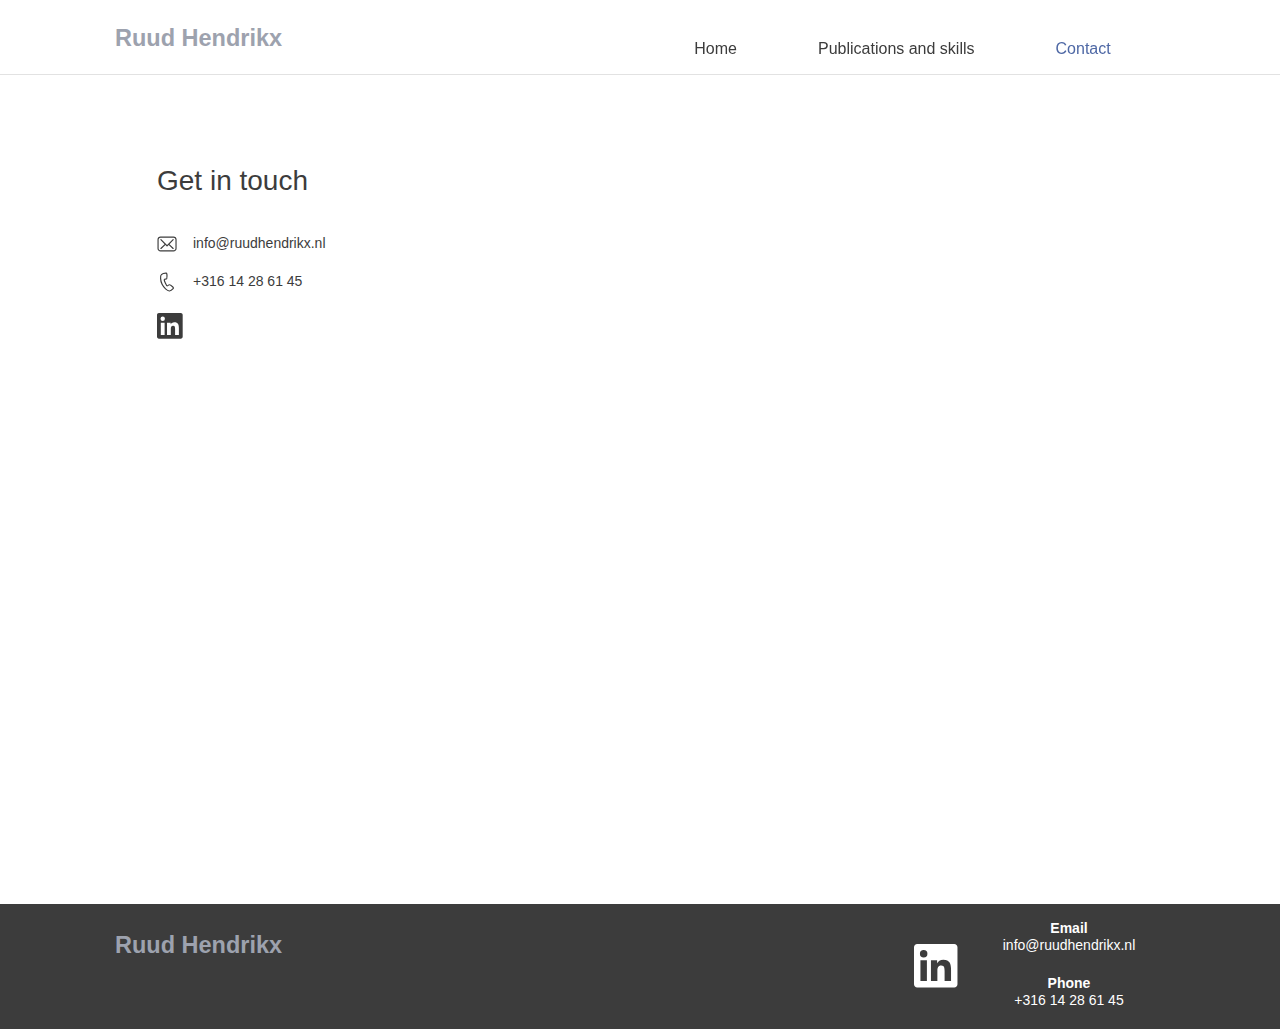
<file: contact.html>
<!DOCTYPE html><html prefix="og: http://ogp.me/ns#" style="height:auto !important"><head><meta charset="utf-8"><title>Contact | Ruud Hendrikx</title><meta name="robots" content="all"><meta name="generator" content="One.com Web Editor"><meta http-equiv="Cache-Control" content="must-revalidate, max-age=0, public"><meta http-equiv="Expires" content="-1"><meta name="viewport" content="width=device-width, initial-scale=1.0, minimum-scale=1.0, maximum-scale=3.0, user-scalable=yes" minpagewidth="1050" rendermobileview="true"><meta name="MobileOptimized" content="320"><meta name="HandheldFriendly" content="True"><meta name="format-detection" content="telephone=no"><meta property="og:type" content="website"><meta property="og:title" content="Contact | Ruud Hendrikx"><meta property="og:site_name" content="Ruud Hendrikx"><meta property="og:url" content="https://ruudhendrikx.nl/contact"><meta name="twitter:card" content="summary"><meta name="twitter:title" content="Contact | Ruud Hendrikx"><meta name="twitter:image:alt" content="Contact | Ruud Hendrikx"><link rel="canonical" href="https://ruudhendrikx.nl/contact"><style type="text/css">html { word-wrap: break-word; }
*, ::before, ::after { word-wrap: inherit; }
html { box-sizing: border-box; }
*, ::before, ::after { box-sizing: inherit; }
div.code { box-sizing: content-box; }
body, ul, ol, li, h1, h2, h3, h4, h5, h6, form, input, p, td, textarea { margin: 0; padding: 0; }
h1, h2, h3, h4, h5, h6 { font-size: 100%; font-weight: normal; }
ol, ul { list-style: none; }
table { border-collapse: collapse; border-spacing: 0; }
img { border: 0; }
body { -moz-osx-font-smoothing: grayscale; -webkit-font-smoothing: antialiased; }</style><style type="text/css">@font-face {
    font-family: 'dropDownMenu';
    src:
    url('[data-uri]                                                                           [base64]                 aAGYBmQBmAAAAAQAAAAAAAAAAAAAAIAAAAAAAAwAAAAMAAAAcAAEAAwAAABwAAwABAAAAHAAEADgAAAAKAAgAAgACAAEAIOkB//3//wAAAAAAIOkA//3//wAB/+MXBAADAAEAAAAAAAAAAAAAAAEAAf//                                     [base64]/                                                                                                                                [base64]') format('woff');
    font-weight: normal;
    font-style: normal;
}</style><link rel="stylesheet" href="/onewebstatic/00f53a4e83.css"><style type="text/css">
        @media (max-width: 650px) { body { min-width: 'initial' } body.desktopV { min-width: 1050px } }
        @media (min-width: 651px) { body { min-width: 1050px } body.mobileV { min-width: initial } }</style><link rel="stylesheet" href="/onewebstatic/b4da795d81.css"><link href="/onewebstatic/google-fonts.php?url=https%3A%2F%2Ffonts.googleapis.com%2Fcss%3Ffamily%3DOpen%2520Sans%253A100%252C100italic%252C200%252C200italic%252C300%252C300italic%252C500%252C500italic%252C600%252C600italic%252C700%252C700italic%252C800%252C800italic%252C900%252C900italic%252Citalic%252Cregular&amp;subset%3Dall" rel="stylesheet"><link href="/onewebstatic/google-fonts.php?url=https%3A%2F%2Ffonts.googleapis.com%2Fcss%3Ffamily%3DInter%253A100%252C100italic%252C200%252C200italic%252C300%252C300italic%252C500%252C500italic%252C600%252C600italic%252C700%252C700italic%252C800%252C800italic%252C900%252C900italic%252Citalic%252Cregular&amp;subset%3Dall" rel="stylesheet"><link rel="stylesheet" href="/onewebstatic/d359b2e569.css"><style type="text/css">
                        .bodyBackground {
                            
background-image:none;
background-color:rgba(255,255,255,1);
                        }
                    </style><script type="text/javascript">window.WSB_PRIVACY_POLICY_PUBLISHED = true;</script><script src="/onewebstatic/e47f208c3a.js"></script><script src="/onewebstatic/f707379391.js"></script></head><body class="Preview_body__2wDzb bodyBackground" style="overflow-y:scroll;overflow-x:hidden" data-attachments="{&quot;57C22960-2C5A-4371-AA39-813A457B0D27&quot;:[&quot;130F1FAC-71B3-4531-90D2-366D9FC1F87D&quot;,&quot;E043B9CF-6EEB-47E2-AA1A-CAC045E11488&quot;],&quot;E043B9CF-6EEB-47E2-AA1A-CAC045E11488&quot;:[&quot;6E4A5A4B-A22B-473E-9E12-62E81F22831A&quot;,&quot;A6C6D51A-B565-4DEF-A1B7-71F4408B7138&quot;,&quot;2CE3CF95-51A4-41B2-831F-611F5D58B5D6&quot;]}"><div><div data-mobile-pin="0" id="wsb-mobile-header" class="mm mm-mobile-preview"><header id="MobileHeader_container" class="MobileHeader_container__1XW3y" style="background-color:rgba(255,255,255,1)"><div class="MobileHeader_title__1avp4 mobile-title undefined"><a class="MobileHeader_logoAnchor__3VO33" href="/"><span class="MobileHeader_titleText__1M62s" style="color:rgba(60,60,60,1);font-family:Inter;font-weight:normal;font-style:normal">Ruud Hendrikx</span></a></div><div class="MobileHeader_dummyMenuIconContainer__3mfi4"></div></header><div id="mm" class="MobileHeaderMenu_mobileMenu__21p7v" style="background-color:rgba(60,60,60,1)"><ul><li><a href="/" class="" style="background-color:rgba(60,60,60,1);color:rgba(255,255,255,1);font-size:16px;line-height:3;font-family:Inter" title="Home">Home</a></li><li><a href="/skills" class="" style="background-color:rgba(60,60,60,1);color:rgba(255,255,255,1);font-size:16px;line-height:3;font-family:Inter" title="Publications and skills">Publications and skills</a></li><li><a href="/contact" class="MobileHeaderMenu_current__2Nelz" style="background-color:rgba(60,60,60,1);color:rgba(255,255,255,1);font-size:16px;line-height:3;font-family:Inter;font-weight:bold" title="Contact">Contact</a></li></ul></div><div id="mm-overlay" class="MobileHeaderMenu_mobileMenu_overlay__3WPnz"></div><div class="MobileHeader_menuIconContainer__lc-Zq off" id="MobileHeader_burgerMenuIcon" data-active-bgcolor="rgba(255,255,255,1)" data-inactive-bgcolor="rgba(60,60,60,1)"><span style="background-color:rgba(60,60,60,1)"></span><span style="background-color:rgba(60,60,60,1)"></span><span style="background-color:rgba(60,60,60,1)"></span></div>
</div></div><style type="text/css">.template { visibility: hidden }
body { overflow-x: hidden }</style><link rel="stylesheet" href="/onewebstatic/a0dcc876f0.css"><div class="template" data-mobile-view="true"><div class="Preview_row__3Fkye row" style="width:1050px"></div><div class="Preview_row__3Fkye row Preview_noSideMargin__2I-_n" style="min-height:75px;width:100%"><div data-id="4E5E6915-6F10-41DB-AED7-D42916EB0BBC" data-kind="SECTION" style="width:100%;min-height:75px;left:auto;margin-top:0;margin-left:0" class="Preview_componentWrapper__2i4QI"><div id="Header" data-in-template="true" data-id="4E5E6915-6F10-41DB-AED7-D42916EB0BBC" data-kind="Block" data-specific-kind="SECTION" data-pin="0" data-stretch="true" class=" Preview_block__16Zmu "><div class="StripPreview_backgroundComponent__3YmQM Background_backgroundComponent__3_1Ea hasChildren" style="background-color:rgba(255,255,255,1);border-color:rgba(60,60,60,0.15);border-style:solid;border-width:0px 0px 1px 0px;background-clip:padding-box;min-height:75px;padding-bottom:7px" data-width="100" data-height="75"><div class="Preview_column__1KeVx col " style="min-height:100%;width:1050px;margin:0 auto;margin-bottom:-1px"><div class="Preview_row__3Fkye row" style="min-height:68px;width:1050px"><div class="Preview_column__1KeVx col " style="min-height:68px;width:330px;float:left"><div data-id="D1994BDD-2730-43B6-B866-F7DCE14727E0" data-kind="LOGO" style="width:330px;min-height:60px;margin-top:8px;margin-left:0" class="Preview_componentWrapper__2i4QI"><div data-in-template="true" data-id="D1994BDD-2730-43B6-B866-F7DCE14727E0" data-kind="Component" data-specific-kind="LOGO" class="Preview_mobileHide__9T929 Preview_component__SbiKo "><a style="text-decoration:none;display:block" href="/"><div><div style="white-space:nowrap;visibility:hidden;pointer-events:none;position:absolute;width:1px;height:1px;overflow:hidden;left:-20000px;top:-20000px" data-shadow-render-container="true"><div class="tinyMceContent textnormal"><h1 style="display:inline-block" class="textlogo White" data-shadow-render="true">Ruud Hendrikx</h1></div></div><div class="style_logoTextContainer__2ui-f" style="justify-content:flex-start" data-horizontal-alignment="left" data-logo-container="true"><div class="style_logoTextInnerContainer__3mCcI" style="height:47.7%;width:73.85%;justify-content:flex-start"><div class="tinyMceContent textnormal" style="white-space:nowrap"><h1 class="textlogo White" style="font-size:0">Ruud Hendrikx</h1></div></div></div></div></a></div></div><div style="clear:both"></div></div><div class="Preview_column__1KeVx col  isExpandable" style="min-height:68px;width:720px;float:left"><div data-id="8CCB4C33-3DEF-4F89-93FC-13BCBC7EB64B" data-kind="MENU" style="width:525px;min-height:40px;margin-top:28px;margin-left:195px" class="Preview_componentWrapper__2i4QI"><div data-in-template="true" data-id="8CCB4C33-3DEF-4F89-93FC-13BCBC7EB64B" data-kind="Component" data-specific-kind="MENU" class="Preview_mobileHide__9T929 Preview_component__SbiKo "><div class="menu moreEnabled menuself menuhorizontal dropdown menuhorizontalcenter menuverticalmiddle White" style="width:525px;height:40px;display:none"><ul class="ThemeMenu1"><li class=""><a class="level-0" href="/"><span>Home</span></a><div class="divider"></div></li><li class=""><a class="level-0" href="/skills"><span>Publications and skills</span></a><div class="divider"></div></li><li class=""><a class="selected level-0" href="/contact"><span>Contact</span></a><div class="divider"></div></li><li class=""><a class="expandable level-0"><span>More</span></a><ul class="ThemeMenu2"><li class="menuhidden"><a class="level-1"><span>More child</span></a></li></ul></li></ul></div></div></div><div style="clear:both"></div></div><div style="clear:both"></div></div><div style="clear:both"></div></div></div></div></div></div><div class="Preview_row__3Fkye row Preview_noSideMargin__2I-_n" style="min-height:828px;width:100%"><div data-id="0C48E422-40E8-4378-A60A-41013755AFA7" data-kind="SECTION" style="width:100%;min-height:828px;left:auto;margin-top:0;margin-left:0" class="Preview_componentWrapper__2i4QI"><div id="Section4" data-in-template="false" data-id="0C48E422-40E8-4378-A60A-41013755AFA7" data-kind="Block" data-specific-kind="SECTION" data-pin="0" data-stretch="true" class=" Preview_block__16Zmu "><div class="StripPreview_backgroundComponent__3YmQM Background_backgroundComponent__3_1Ea hasChildren" style="background-color:transparent;min-height:828px;padding-bottom:89px" data-width="100" data-height="828"><div class="Preview_column__1KeVx col " style="min-height:100%;width:1050px;margin:0 auto"><div class="Preview_row__3Fkye row" style="min-height:284px;width:1050px"><div data-id="D12D73B6-0C3A-4187-9FD7-584E2022631D" data-kind="BACKGROUND" style="width:458px;min-height:284px;margin-top:0;margin-left:0" class="Preview_componentWrapper__2i4QI"><div data-in-template="false" data-id="D12D73B6-0C3A-4187-9FD7-584E2022631D" data-kind="Block" data-specific-kind="BACKGROUND" class=" Preview_block__16Zmu "><div class="BackgroundPreview_backgroundComponent__3Dr5e BackgroundPreview_bgHeight__3dD2e hasChildren" style="background-color:rgba(255,255,255,1);border-color:rgba(60,60,60,1);border-style:none;border-width:1px 1px 1px 1px;border-top-left-radius:10px;border-top-right-radius:10px;border-bottom-right-radius:10px;border-bottom-left-radius:10px;min-height:284px;padding-bottom:21px" data-width="458" data-height="284"><div class="Preview_column__1KeVx col " style="min-height:100%"><div class="Preview_row__3Fkye row" style="min-height:122px;width:458px"><div data-id="A4965545-9A31-499E-B45D-DC2B9385B6CF" data-kind="TEXT" style="width:374px;min-height:33px;margin-top:89px;margin-left:42px" class="Preview_componentWrapper__2i4QI"><div data-in-template="false" data-id="A4965545-9A31-499E-B45D-DC2B9385B6CF" data-kind="Component" data-specific-kind="TEXT" class=" Preview_component__SbiKo text-align-null"><div data-mve-font-change="-1" class="styles_contentContainer__lrPIa textnormal styles_text__3jGMu styles_invalidateHighlightAndShadows__2W3IH White themeTextClass"><h3 class="textheading3 mobile-oversized" style="text-align: left; font-size: 28px;"><span class="textheading3 mobile-oversized" style="font-size: 28px;">Get in touch</span></h3></div></div></div></div><div class="Preview_row__3Fkye row" style="min-height:56px;width:458px"><div data-id="945227D7-FC9B-4604-97CC-005B2856896E" data-kind="EMAIL" style="width:374px;min-height:20px;margin-top:36px;margin-left:42px" class="Preview_componentWrapper__2i4QI"><div data-in-template="false" data-id="945227D7-FC9B-4604-97CC-005B2856896E" data-kind="Component" data-specific-kind="EMAIL" class=" Preview_component__SbiKo "><div class="White themeTextClass" style="height:100%;width:100%"><div class="textnormal" style="word-break:break-word;height:100%;width:100%;display:flex;align-items:center;flex-direction:row"><div style="width:auto"><div class="svgContainer" style="font-size:20px;display:flex;justify-content:center;width:20px;height:20px;margin-right:16px"><a class="textnormal" href="mailto:info@ruudhendrikx.nl" style="font-size:1px;letter-spacing:0;line-height:1.2;width:20px" data-preserve-whitespace="true"><svg viewBox="0 0 29 29" style="width:20px"><path fill="currentColor" d="M5.135 5.37c-1.531 0-2.772 1.209-2.772 2.7v12.958c0 1.491 1.241 2.7 2.772 2.7h18.848c1.53 0 2.771-1.209 2.771-2.7V8.07c0-1.491-1.24-2.7-2.771-2.7H5.135zm0-1.62h18.848c2.449 0 4.434 1.934 4.434 4.32v12.958c0 2.386-1.985 4.32-4.434 4.32H5.135c-2.45 0-4.435-1.934-4.435-4.32V8.07c0-2.386 1.986-4.32 4.435-4.32z"></path><path fill="currentColor" d="M23.998 7.48c.335.306.35.819.036 1.145l-5.898 6.103 5.88 5.728c.298.29.323.745.075 1.062l-.075.083a.847.847 0 01-1.176 0l-5.844-5.693-1.832 1.896a.847.847 0 01-1.21 0l-1.833-1.896L6.277 21.6a.847.847 0 01-1.176 0 .795.795 0 010-1.145l5.88-5.728-5.897-6.103a.795.795 0 01.035-1.145.847.847 0 011.176.035l8.264 8.552 8.264-8.552a.847.847 0 011.175-.035z"></path></svg></a></div></div><div style="width:100%"><div class="textnormal" style="white-space:pre-wrap;line-height:1.2;text-align:left;width:100%"><a class="textnormal" href="mailto:info@ruudhendrikx.nl" style="letter-spacing:0;line-height:1.2" data-preserve-whitespace="true"><span>info@ruudhendrikx.nl</span></a></div></div></div></div></div></div></div><div class="Preview_row__3Fkye row" style="min-height:38px;width:458px"><div data-id="867D44CC-0FD3-4B03-BC86-B2D0E12A9A0B" data-kind="PHONE" style="width:374px;min-height:20px;margin-top:18px;margin-left:42px" class="Preview_componentWrapper__2i4QI"><div data-in-template="false" data-id="867D44CC-0FD3-4B03-BC86-B2D0E12A9A0B" data-kind="Component" data-specific-kind="PHONE" class=" Preview_component__SbiKo "><div class="White themeTextClass" style="height:100%;width:100%"><div class="textnormal" style="word-break:break-word;height:100%;width:100%;display:flex;align-items:center;flex-direction:row"><div style="width:auto"><div class="svgContainer" style="font-size:20px;display:flex;justify-content:center;width:20px;height:20px;margin-right:16px"><a class="textnormal" href="tel:+316%2014%2028%2061%2045" style="font-size:1px;letter-spacing:0;line-height:1.2;width:20px" data-preserve-whitespace="true"><svg viewBox="0 0 29 29" style="width:20px"><path fill="none" stroke="currentColor" stroke-linecap="round" stroke-linejoin="round" stroke-width="1.7" d="M6.364 3.81c1.496-1.503 5.032-2.139 6.907-2.108 1.88-.218 1.273 8.104.313 8.263 0 0-3.039.384-3.125 1.275-.116 1.217 3.009 8.67 4.22 8.84.65.091 2.606-1.402 2.606-1.402 1.521-1.145 4.678 2.2 6.161 3.596.649.627.617 1.159-.059 1.947-1.181 1.322-4.29 3.439-5.52 3.266-2.988-.42-8.05-4.592-10.483-9.582-2.743-5.629-2.712-12.82-1.02-14.095z"></path></svg></a></div></div><div style="width:100%"><div class="textnormal" style="white-space:pre-wrap;line-height:1.2;text-align:left;width:100%"><a class="textnormal" href="tel:+316%2014%2028%2061%2045" style="letter-spacing:0;line-height:1.2" data-preserve-whitespace="true"><span>+316&nbsp;14&nbsp;28&nbsp;61&nbsp;45</span></a></div></div></div></div></div></div></div><div class="Preview_row__3Fkye row" style="min-height:47px;width:458px"><div data-id="B93C29D9-D8EB-43BE-8D69-3B0B58FCB1DF" data-kind="SOCIAL_LINKS" style="width:26px;height:26px;margin-top:21px;margin-left:42px" class="Preview_componentWrapper__2i4QI"><div data-in-template="false" data-id="B93C29D9-D8EB-43BE-8D69-3B0B58FCB1DF" data-kind="Component" data-specific-kind="SOCIAL_LINKS" class=" Preview_component__SbiKo "><div class="Social_container__2rWh4 THEME_DEFAULT" style="font-size:26px"><a href="https://linkedin.com/in/rjghx/" target="_blank" style="width:26px;height:26px"><svg viewBox="0 0 43 43" style="width:26px;height:26px"><path fill="#3c3c3c" fill-rule="evenodd" d="M39.34 0c1.731 0 3.142 1.371 3.142 3.063v36.354c0 1.692-1.41 3.066-3.143 3.066H3.133C1.405 42.483 0 41.109 0 39.417V3.063C0 1.371 1.405 0 3.133 0H39.34zM9.45 5.849a3.652 3.652 0 00-3.656 3.653A3.655 3.655 0 109.45 5.848zm-3.155 30.35h6.307V15.927H6.295V36.2zm10.26-20.273V36.2h6.293V26.173c0-2.645.5-5.208 3.779-5.208 3.233 0 3.274 3.025 3.274 5.376V36.2h6.3V25.08c0-5.46-1.179-9.658-7.559-9.658-3.065 0-5.121 1.681-5.961 3.275h-.087v-2.772h-6.04z"></path></svg></a></div></div></div></div><div style="clear:both"></div></div></div></div></div></div>

<div style="clear:both"></div></div></div></div></div></div><div class="Preview_row__3Fkye row Preview_noSideMargin__2I-_n" style="min-height:126px;width:100%"><div data-id="57C22960-2C5A-4371-AA39-813A457B0D27" data-kind="SECTION" style="width:100%;min-height:126px;left:auto;margin-top:0;margin-left:0" class="Preview_componentWrapper__2i4QI"><div id="Footer" data-in-template="true" data-id="57C22960-2C5A-4371-AA39-813A457B0D27" data-kind="Block" data-specific-kind="SECTION" data-pin="0" data-stretch="true" data-bbox="{&quot;top&quot;:903,&quot;left&quot;:-306,&quot;right&quot;:1362,&quot;bottom&quot;:1029}" class=" Preview_block__16Zmu "><div class="StripPreview_backgroundComponent__3YmQM Background_backgroundComponent__3_1Ea hasChildren" style="background-color:rgba(60,60,60,1);border-color:rgba(255,255,255,0.15);border-style:solid;border-width:1px 0px 0px 0px;background-clip:padding-box;min-height:126px;padding-bottom:0" data-width="100" data-height="126"><div class="Preview_column__1KeVx col " style="min-height:100%;width:1050px;margin:0 auto;margin-top:-1px"><div class="Preview_row__3Fkye row" style="min-height:126px;width:1050px"><div class="Preview_column__1KeVx col " style="min-height:126px;width:302px;float:left"><div data-id="130F1FAC-71B3-4531-90D2-366D9FC1F87D" data-kind="LOGO" style="width:302px;min-height:60px;margin-top:12px;margin-left:0" class="Preview_componentWrapper__2i4QI"><div data-in-template="true" data-id="130F1FAC-71B3-4531-90D2-366D9FC1F87D" data-kind="Component" data-specific-kind="LOGO" class="Preview_mobileHide__9T929 Preview_component__SbiKo "><a style="text-decoration:none;display:block" href="/"><div><div style="white-space:nowrap;visibility:hidden;pointer-events:none;position:absolute;width:1px;height:1px;overflow:hidden;left:-20000px;top:-20000px" data-shadow-render-container="true"><div class="tinyMceContent textnormal"><h1 style="display:inline-block" class="textlogo Black" data-shadow-render="true">Ruud Hendrikx</h1></div></div><div class="style_logoTextContainer__2ui-f" style="justify-content:flex-start" data-horizontal-alignment="left" data-logo-container="true"><div class="style_logoTextInnerContainer__3mCcI" style="height:47.7%;width:73.85%;justify-content:flex-start"><div class="tinyMceContent textnormal" style="white-space:nowrap"><h1 class="textlogo Black" style="font-size:0">Ruud Hendrikx</h1></div></div></div></div></a></div></div><div style="clear:both"></div></div><div class="Preview_column__1KeVx col " style="min-height:126px;width:748px;float:left"><div data-id="E043B9CF-6EEB-47E2-AA1A-CAC045E11488" data-kind="BACKGROUND" style="width:614px;min-height:109px;margin-top:17px;margin-left:134px" class="Preview_componentWrapper__2i4QI"><div data-in-template="true" data-id="E043B9CF-6EEB-47E2-AA1A-CAC045E11488" data-kind="Block" data-specific-kind="BACKGROUND" data-bbox="{&quot;top&quot;:17,&quot;left&quot;:436,&quot;right&quot;:1050,&quot;bottom&quot;:126}" data-parent="57C22960-2C5A-4371-AA39-813A457B0D27" class=" Preview_block__16Zmu "><div class="BackgroundPreview_backgroundComponent__3Dr5e BackgroundPreview_bgHeight__3dD2e hasChildren" style="background-color:transparent;border-color:rgba(60,60,60,1);border-style:none;border-width:1px 1px 1px 1px;border-top-left-radius:0px;border-top-right-radius:0px;border-bottom-right-radius:0px;border-bottom-left-radius:0px;min-height:109px;padding-bottom:0" data-width="614" data-height="109"><div class="Preview_column__1KeVx col " style="min-height:100%"><div class="Preview_row__3Fkye row" style="min-height:109px;width:614px"><div class="Preview_column__1KeVx col " style="min-height:109px;width:407px;float:left"><div data-id="2CE3CF95-51A4-41B2-831F-611F5D58B5D6" data-kind="SOCIAL_LINKS" style="width:44px;height:48px;margin-top:22px;margin-left:363px" class="Preview_componentWrapper__2i4QI"><div data-in-template="true" data-id="2CE3CF95-51A4-41B2-831F-611F5D58B5D6" data-kind="Component" data-specific-kind="SOCIAL_LINKS" class=" Preview_component__SbiKo "><div class="Social_container__2rWh4 THEME_DEFAULT" style="font-size:44px"><a href="https://linkedin.com/in/rjghx/" target="_blank" style="width:44px;height:44px"><svg viewBox="0 0 43 43" style="width:44px;height:44px"><path fill="#ffffff" fill-rule="evenodd" d="M39.34 0c1.731 0 3.142 1.371 3.142 3.063v36.354c0 1.692-1.41 3.066-3.143 3.066H3.133C1.405 42.483 0 41.109 0 39.417V3.063C0 1.371 1.405 0 3.133 0H39.34zM9.45 5.849a3.652 3.652 0 00-3.656 3.653A3.655 3.655 0 109.45 5.848zm-3.155 30.35h6.307V15.927H6.295V36.2zm10.26-20.273V36.2h6.293V26.173c0-2.645.5-5.208 3.779-5.208 3.233 0 3.274 3.025 3.274 5.376V36.2h6.3V25.08c0-5.46-1.179-9.658-7.559-9.658-3.065 0-5.121 1.681-5.961 3.275h-.087v-2.772h-6.04z"></path></svg></a></div></div></div><div style="clear:both"></div></div><div class="Preview_column__1KeVx col  isExpandable" style="min-height:109px;width:189px;float:left"><div data-id="6E4A5A4B-A22B-473E-9E12-62E81F22831A" data-kind="EMAIL" style="width:156px;min-height:109px;margin-top:0;margin-left:33px" class="Preview_componentWrapper__2i4QI"><div data-in-template="true" data-id="6E4A5A4B-A22B-473E-9E12-62E81F22831A" data-kind="Component" data-specific-kind="EMAIL" class=" Preview_component__SbiKo "><div class="Black themeTextClass" style="height:100%;width:100%"><div class="textnormal" style="word-break:break-word;height:100%;width:100%;display:flex;align-items:center;flex-direction:column"><div style="width:100%"><div class="textnormal" style="white-space:pre-wrap;line-height:1.2;text-align:center;width:100%"><span style="font-weight:bold;letter-spacing:0;margin-bottom:2px" class="prefix">Email</span><span> </span><a class="textnormal" href="mailto:info@ruudhendrikx.nl" style="letter-spacing:0;line-height:1.2" data-preserve-whitespace="true"><span>info@ruudhendrikx.nl</span></a></div></div></div></div></div><div class="Preview_float__1PmYU float" style="top:55px;left:10px;z-index:509"><div data-id="A6C6D51A-B565-4DEF-A1B7-71F4408B7138" data-kind="PHONE" style="width:136px;min-height:49px" class="Preview_componentWrapper__2i4QI"><div data-in-template="true" data-id="A6C6D51A-B565-4DEF-A1B7-71F4408B7138" data-kind="Component" data-specific-kind="PHONE" data-bbox="{&quot;top&quot;:55,&quot;left&quot;:10,&quot;right&quot;:146,&quot;bottom&quot;:104}" data-parent="E043B9CF-6EEB-47E2-AA1A-CAC045E11488" class=" Preview_component__SbiKo "><div class="Black themeTextClass" style="height:100%;width:100%"><div class="textnormal" style="word-break:break-word;height:100%;width:100%;display:flex;align-items:center;flex-direction:column"><div style="width:100%"><div class="textnormal" style="white-space:pre-wrap;line-height:1.2;text-align:center;width:100%"><span style="font-weight:bold;letter-spacing:0;margin-bottom:2px" class="prefix">Phone</span><span> </span><a class="textnormal" href="tel:+316%2014%2028%2061%2045" style="letter-spacing:0;line-height:1.2" data-preserve-whitespace="true"><span>+316&nbsp;14&nbsp;28&nbsp;61&nbsp;45</span></a></div></div></div></div></div></div></div></div><div style="clear:both"></div></div><div style="clear:both"></div></div><div style="clear:both"></div></div></div></div></div><div style="clear:both"></div></div><div style="clear:both"></div></div><div style="clear:both"></div></div></div></div></div></div></div><div class="publishOnlyComponents"><div data-testid="empty-cart-component"></div></div><script src="/onewebstatic/a2cf72ae9c.js"></script><script src="/onewebstatic/5300987258.js"></script><script src="/onewebstatic/050fbf46bf.js"></script><script src="/onewebstatic/d8aaffab41.js"></script><script src="/onewebstatic/6499ecfb0a.js"></script><script src="/onewebstatic/a966beca17.js"></script><script src="/onewebstatic/b2f02b21b9.js"></script><script src="/onewebstatic/0cc6b0fe94.js"></script><script src="/onewebstatic/4c43ebb3b3.js"></script><script src="/onewebstatic/96030ed433.js"></script><script src="/onewebstatic/754da52d3a.js"></script><script src="/onewebstatic/6563f65d21.js"></script><script src="/onewebstatic/cbd6cd157d.js"></script><script>window._mobileEditorData={"data":{"E043B9CF-6EEB-47E2-AA1A-CAC045E11488":["2CE3CF95-51A4-41B2-831F-611F5D58B5D6","6E4A5A4B-A22B-473E-9E12-62E81F22831A","A6C6D51A-B565-4DEF-A1B7-71F4408B7138"],"D12D73B6-0C3A-4187-9FD7-584E2022631D":["A4965545-9A31-499E-B45D-DC2B9385B6CF","945227D7-FC9B-4604-97CC-005B2856896E","867D44CC-0FD3-4B03-BC86-B2D0E12A9A0B","B93C29D9-D8EB-43BE-8D69-3B0B58FCB1DF"],"57C22960-2C5A-4371-AA39-813A457B0D27":["E043B9CF-6EEB-47E2-AA1A-CAC045E11488"],"0C48E422-40E8-4378-A60A-41013755AFA7":["D12D73B6-0C3A-4187-9FD7-584E2022631D","B87F776F-6870-49B9-B906-A6B20C62F5D0","273602B8-AF8C-47B4-A3F6-A43D7C3CB1C5"],"CE3B60B9-9BF7-4D0F-A918-6EC406E07D8F":["4E5E6915-6F10-41DB-AED7-D42916EB0BBC","0C48E422-40E8-4378-A60A-41013755AFA7","57C22960-2C5A-4371-AA39-813A457B0D27"]},"wrappedCmpsMap":{"A4965545-9A31-499E-B45D-DC2B9385B6CF":[],"B87F776F-6870-49B9-B906-A6B20C62F5D0":[]},"root":"CE3B60B9-9BF7-4D0F-A918-6EC406E07D8F","styles":{"4E5E6915-6F10-41DB-AED7-D42916EB0BBC":{"visibility":"hidden","height":0},"D12D73B6-0C3A-4187-9FD7-584E2022631D":{"marginTop":18},"945227D7-FC9B-4604-97CC-005B2856896E":{"marginTop":20},"867D44CC-0FD3-4B03-BC86-B2D0E12A9A0B":{"marginTop":20},"B93C29D9-D8EB-43BE-8D69-3B0B58FCB1DF":{"marginTop":20,"marginBottom":18},"A4965545-9A31-499E-B45D-DC2B9385B6CF":{"marginTop":35},"B87F776F-6870-49B9-B906-A6B20C62F5D0":{"marginTop":35},"273602B8-AF8C-47B4-A3F6-A43D7C3CB1C5":{"marginTop":20,"marginBottom":35},"57C22960-2C5A-4371-AA39-813A457B0D27":{"marginTop":0},"E043B9CF-6EEB-47E2-AA1A-CAC045E11488":{"marginTop":18,"marginBottom":18},"6E4A5A4B-A22B-473E-9E12-62E81F22831A":{"marginTop":20},"A6C6D51A-B565-4DEF-A1B7-71F4408B7138":{"marginTop":20,"marginBottom":18},"2CE3CF95-51A4-41B2-831F-611F5D58B5D6":{"marginTop":18}},"groups":{},"settings":{}}</script><script src="/onewebstatic/9761174e65.js"></script><script src="/onewebstatic/50a91946f6.js"></script><script src="/onewebstatic/c11b17c5d2.js"></script><script src="/onewebstatic/79575a4ba3.js"></script><script src="/onewebstatic/9fd7509069.js"></script><script src="/onewebstatic/db9395ae96.js"></script><script src="/onewebstatic/ac03fb8dec.js" id="mobileBackgroundLiner" data-params="{&quot;bodyBackgroundClassName&quot;:&quot;bodyBackground&quot;,&quot;linerClassName&quot;:&quot;Preview_bodyBackgroundLiner__1bYbS&quot;,&quot;scrollEffect&quot;:null}"></script><div id="tracking-scripts-container">
                    <script key="g-tag-load-lib-script">
                        
                    </script>
                    <script key="f-pixel-script">
                        
                    </script>
                    <script key="sitWit-script">
                        
                    </script>
                    <script key="kliken-script">
                        
                    </script>
                    
           </div><div></div></body></html>
</file>
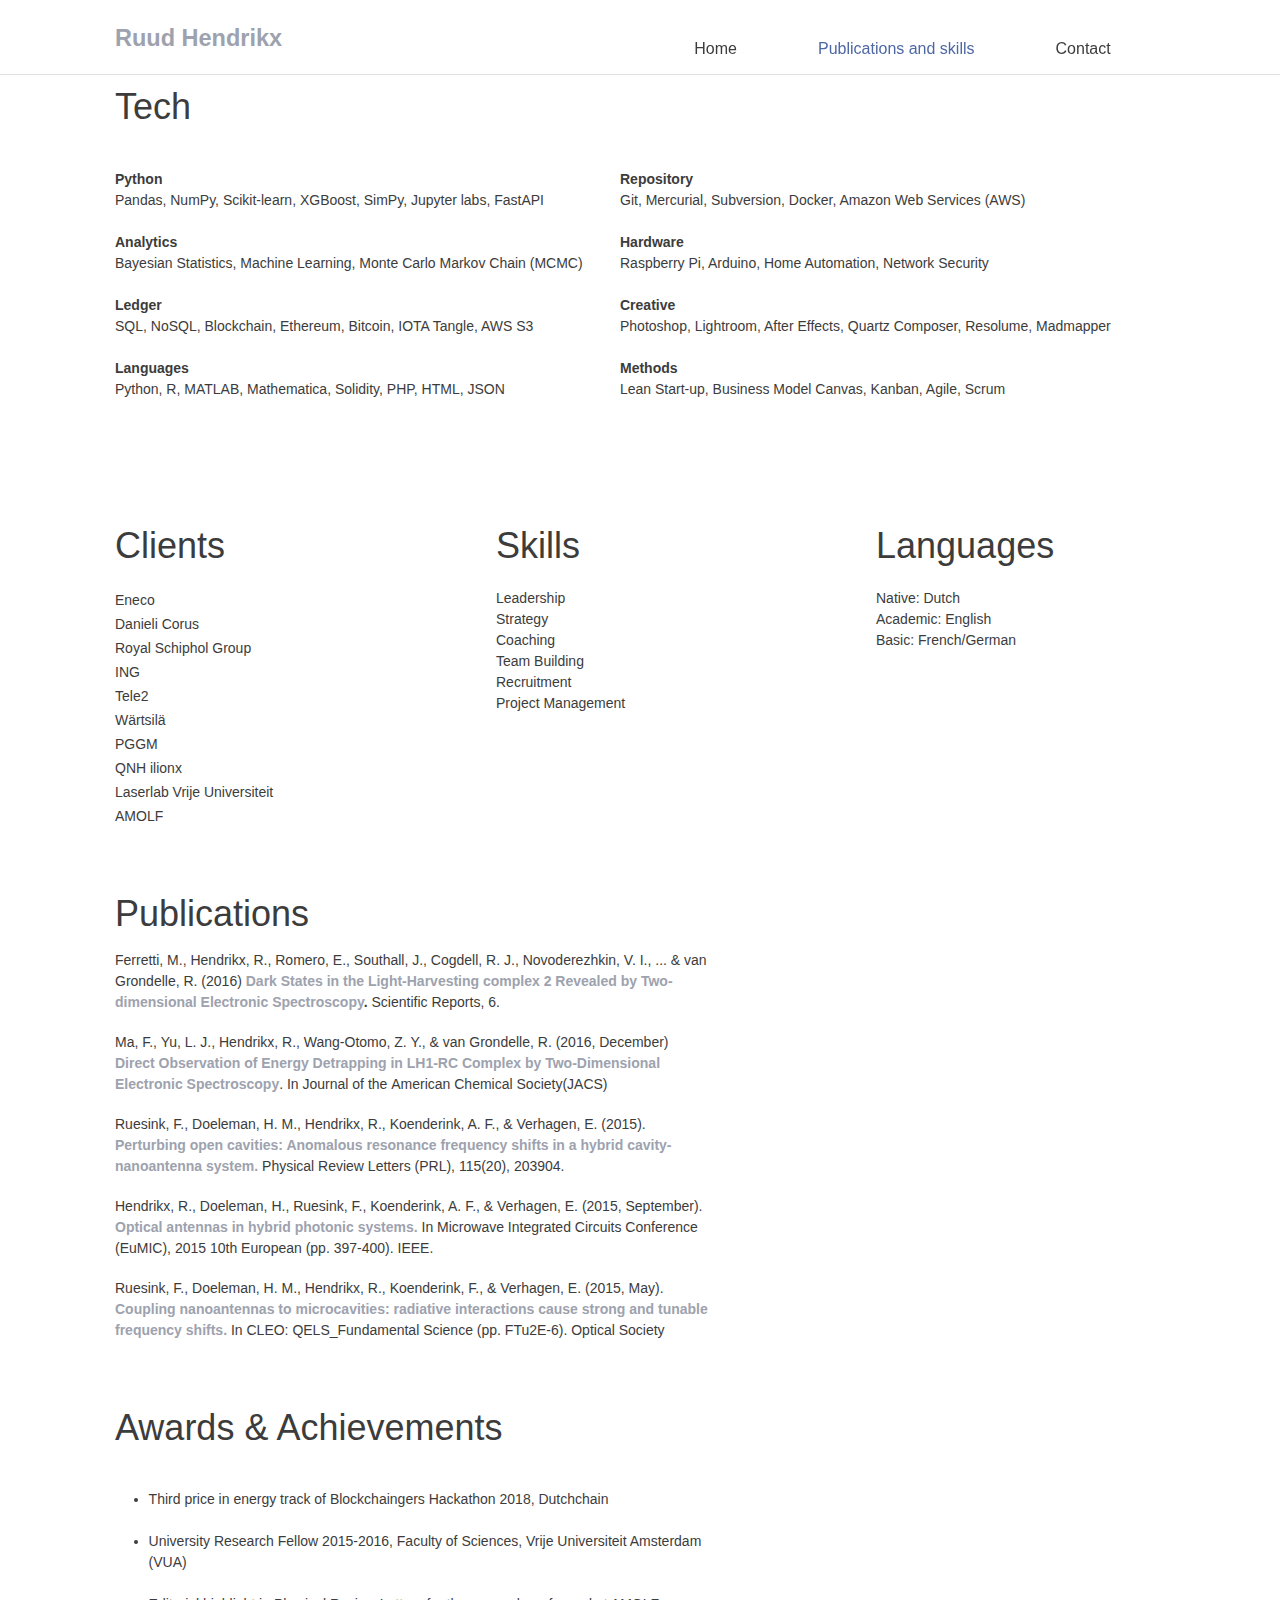
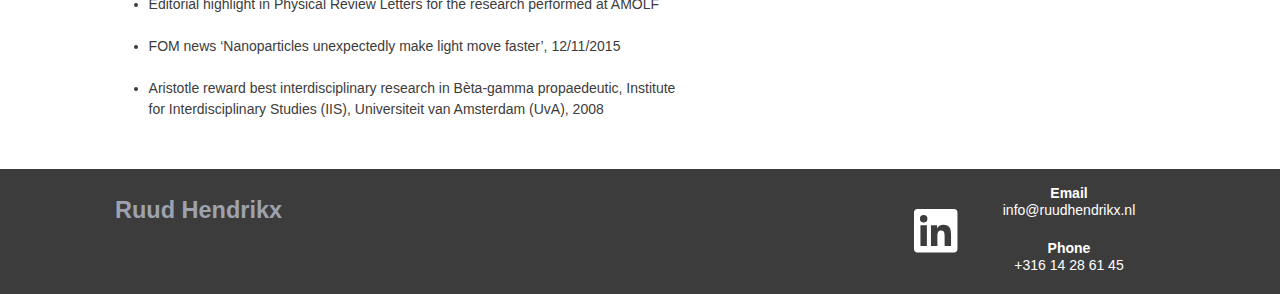
<file: skills.html>
<!DOCTYPE html><html prefix="og: http://ogp.me/ns#" style="height:auto !important"><head><meta charset="utf-8"><title>Publications and skills | Ruud Hendrikx</title><meta name="robots" content="all"><meta name="generator" content="One.com Web Editor"><meta http-equiv="Cache-Control" content="must-revalidate, max-age=0, public"><meta http-equiv="Expires" content="-1"><meta name="viewport" content="width=device-width, initial-scale=1.0, minimum-scale=1.0, maximum-scale=3.0, user-scalable=yes" minpagewidth="1050" rendermobileview="true"><meta name="MobileOptimized" content="320"><meta name="HandheldFriendly" content="True"><meta name="format-detection" content="telephone=no"><meta property="og:type" content="website"><meta property="og:title" content="Publications and skills | Ruud Hendrikx"><meta property="og:site_name" content="Ruud Hendrikx"><meta property="og:url" content="https://ruudhendrikx.nl/skills"><meta name="twitter:card" content="summary"><meta name="twitter:title" content="Publications and skills | Ruud Hendrikx"><meta name="twitter:image:alt" content="Publications and skills | Ruud Hendrikx"><link rel="canonical" href="https://ruudhendrikx.nl/skills"><style type="text/css">html { word-wrap: break-word; }
*, ::before, ::after { word-wrap: inherit; }
html { box-sizing: border-box; }
*, ::before, ::after { box-sizing: inherit; }
div.code { box-sizing: content-box; }
body, ul, ol, li, h1, h2, h3, h4, h5, h6, form, input, p, td, textarea { margin: 0; padding: 0; }
h1, h2, h3, h4, h5, h6 { font-size: 100%; font-weight: normal; }
ol, ul { list-style: none; }
table { border-collapse: collapse; border-spacing: 0; }
img { border: 0; }
body { -moz-osx-font-smoothing: grayscale; -webkit-font-smoothing: antialiased; }</style><style type="text/css">@font-face {
    font-family: 'dropDownMenu';
    src:
    url('[data-uri]                                                                           [base64]                 aAGYBmQBmAAAAAQAAAAAAAAAAAAAAIAAAAAAAAwAAAAMAAAAcAAEAAwAAABwAAwABAAAAHAAEADgAAAAKAAgAAgACAAEAIOkB//3//wAAAAAAIOkA//3//wAB/+MXBAADAAEAAAAAAAAAAAAAAAEAAf//                                     [base64]/                                                                                                                                [base64]') format('woff');
    font-weight: normal;
    font-style: normal;
}</style><link rel="stylesheet" href="/onewebstatic/d1bdd5929f.css"><style type="text/css">
        @media (max-width: 650px) { body { min-width: 'initial' } body.desktopV { min-width: 1050px } }
        @media (min-width: 651px) { body { min-width: 1050px } body.mobileV { min-width: initial } }</style><link rel="stylesheet" href="/onewebstatic/b4da795d81.css"><link href="/onewebstatic/google-fonts.php?url=https%3A%2F%2Ffonts.googleapis.com%2Fcss%3Ffamily%3DOpen%2520Sans%253A100%252C100italic%252C200%252C200italic%252C300%252C300italic%252C500%252C500italic%252C600%252C600italic%252C700%252C700italic%252C800%252C800italic%252C900%252C900italic%252Citalic%252Cregular&amp;subset%3Dall" rel="stylesheet"><link href="/onewebstatic/google-fonts.php?url=https%3A%2F%2Ffonts.googleapis.com%2Fcss%3Ffamily%3DInter%253A100%252C100italic%252C200%252C200italic%252C300%252C300italic%252C500%252C500italic%252C600%252C600italic%252C700%252C700italic%252C800%252C800italic%252C900%252C900italic%252Citalic%252Cregular&amp;subset%3Dall" rel="stylesheet"><link rel="stylesheet" href="/onewebstatic/d359b2e569.css"><style type="text/css">
                        .bodyBackground {
                            
background-image:none;
background-color:rgba(255,255,255,1);
                        }
                    </style><script type="text/javascript">window.WSB_PRIVACY_POLICY_PUBLISHED = true;</script><script src="/onewebstatic/e47f208c3a.js"></script><script src="/onewebstatic/f707379391.js"></script></head><body class="Preview_body__2wDzb bodyBackground" style="overflow-y:scroll;overflow-x:hidden" data-attachments="{&quot;57C22960-2C5A-4371-AA39-813A457B0D27&quot;:[&quot;130F1FAC-71B3-4531-90D2-366D9FC1F87D&quot;,&quot;E043B9CF-6EEB-47E2-AA1A-CAC045E11488&quot;],&quot;E043B9CF-6EEB-47E2-AA1A-CAC045E11488&quot;:[&quot;6E4A5A4B-A22B-473E-9E12-62E81F22831A&quot;,&quot;A6C6D51A-B565-4DEF-A1B7-71F4408B7138&quot;,&quot;2CE3CF95-51A4-41B2-831F-611F5D58B5D6&quot;]}"><div><div data-mobile-pin="0" id="wsb-mobile-header" class="mm mm-mobile-preview"><header id="MobileHeader_container" class="MobileHeader_container__1XW3y" style="background-color:rgba(255,255,255,1)"><div class="MobileHeader_title__1avp4 mobile-title undefined"><a class="MobileHeader_logoAnchor__3VO33" href="/"><span class="MobileHeader_titleText__1M62s" style="color:rgba(60,60,60,1);font-family:Inter;font-weight:normal;font-style:normal">Ruud Hendrikx</span></a></div><div class="MobileHeader_dummyMenuIconContainer__3mfi4"></div></header><div id="mm" class="MobileHeaderMenu_mobileMenu__21p7v" style="background-color:rgba(60,60,60,1)"><ul><li><a href="/" class="" style="background-color:rgba(60,60,60,1);color:rgba(255,255,255,1);font-size:16px;line-height:3;font-family:Inter" title="Home">Home</a></li><li><a href="/skills" class="MobileHeaderMenu_current__2Nelz" style="background-color:rgba(60,60,60,1);color:rgba(255,255,255,1);font-size:16px;line-height:3;font-family:Inter;font-weight:bold" title="Publications and skills">Publications and skills</a></li><li><a href="/contact" class="" style="background-color:rgba(60,60,60,1);color:rgba(255,255,255,1);font-size:16px;line-height:3;font-family:Inter" title="Contact">Contact</a></li></ul></div><div id="mm-overlay" class="MobileHeaderMenu_mobileMenu_overlay__3WPnz"></div><div class="MobileHeader_menuIconContainer__lc-Zq off" id="MobileHeader_burgerMenuIcon" data-active-bgcolor="rgba(255,255,255,1)" data-inactive-bgcolor="rgba(60,60,60,1)"><span style="background-color:rgba(60,60,60,1)"></span><span style="background-color:rgba(60,60,60,1)"></span><span style="background-color:rgba(60,60,60,1)"></span></div>
</div></div><style type="text/css">.template { visibility: hidden }
body { overflow-x: hidden }</style><link rel="stylesheet" href="/onewebstatic/a0dcc876f0.css"><div class="template" data-mobile-view="true"><div class="Preview_row__3Fkye row" style="width:1050px"></div><div class="Preview_row__3Fkye row Preview_noSideMargin__2I-_n" style="min-height:75px;width:100%"><div data-id="4E5E6915-6F10-41DB-AED7-D42916EB0BBC" data-kind="SECTION" style="width:100%;min-height:75px;left:auto;margin-top:0;margin-left:0" class="Preview_componentWrapper__2i4QI"><div id="Header" data-in-template="true" data-id="4E5E6915-6F10-41DB-AED7-D42916EB0BBC" data-kind="Block" data-specific-kind="SECTION" data-pin="0" data-stretch="true" class=" Preview_block__16Zmu "><div class="StripPreview_backgroundComponent__3YmQM Background_backgroundComponent__3_1Ea hasChildren" style="background-color:rgba(255,255,255,1);border-color:rgba(60,60,60,0.15);border-style:solid;border-width:0px 0px 1px 0px;background-clip:padding-box;min-height:75px;padding-bottom:7px" data-width="100" data-height="75"><div class="Preview_column__1KeVx col " style="min-height:100%;width:1050px;margin:0 auto;margin-bottom:-1px"><div class="Preview_row__3Fkye row" style="min-height:68px;width:1050px"><div class="Preview_column__1KeVx col " style="min-height:68px;width:330px;float:left"><div data-id="D1994BDD-2730-43B6-B866-F7DCE14727E0" data-kind="LOGO" style="width:330px;min-height:60px;margin-top:8px;margin-left:0" class="Preview_componentWrapper__2i4QI"><div data-in-template="true" data-id="D1994BDD-2730-43B6-B866-F7DCE14727E0" data-kind="Component" data-specific-kind="LOGO" class="Preview_mobileHide__9T929 Preview_component__SbiKo "><a style="text-decoration:none;display:block" href="/"><div><div style="white-space:nowrap;visibility:hidden;pointer-events:none;position:absolute;width:1px;height:1px;overflow:hidden;left:-20000px;top:-20000px" data-shadow-render-container="true"><div class="tinyMceContent textnormal"><h1 style="display:inline-block" class="textlogo White" data-shadow-render="true">Ruud Hendrikx</h1></div></div><div class="style_logoTextContainer__2ui-f" style="justify-content:flex-start" data-horizontal-alignment="left" data-logo-container="true"><div class="style_logoTextInnerContainer__3mCcI" style="height:47.7%;width:73.85%;justify-content:flex-start"><div class="tinyMceContent textnormal" style="white-space:nowrap"><h1 class="textlogo White" style="font-size:0">Ruud Hendrikx</h1></div></div></div></div></a></div></div><div style="clear:both"></div></div><div class="Preview_column__1KeVx col  isExpandable" style="min-height:68px;width:720px;float:left"><div data-id="8CCB4C33-3DEF-4F89-93FC-13BCBC7EB64B" data-kind="MENU" style="width:525px;min-height:40px;margin-top:28px;margin-left:195px" class="Preview_componentWrapper__2i4QI"><div data-in-template="true" data-id="8CCB4C33-3DEF-4F89-93FC-13BCBC7EB64B" data-kind="Component" data-specific-kind="MENU" class="Preview_mobileHide__9T929 Preview_component__SbiKo "><div class="menu moreEnabled menuself menuhorizontal dropdown menuhorizontalcenter menuverticalmiddle White" style="width:525px;height:40px;display:none"><ul class="ThemeMenu1"><li class=""><a class="level-0" href="/"><span>Home</span></a><div class="divider"></div></li><li class=""><a class="selected level-0" href="/skills"><span>Publications and skills</span></a><div class="divider"></div></li><li class=""><a class="level-0" href="/contact"><span>Contact</span></a><div class="divider"></div></li><li class=""><a class="expandable level-0"><span>More</span></a><ul class="ThemeMenu2"><li class="menuhidden"><a class="level-1"><span>More child</span></a></li></ul></li></ul></div></div></div><div style="clear:both"></div></div><div style="clear:both"></div></div><div style="clear:both"></div></div></div></div></div></div><div class="Preview_row__3Fkye row Preview_noSideMargin__2I-_n" style="min-height:396px;width:100%"><div data-id="FA490BAC-8351-4994-BC11-F5CD71CC57D3" data-kind="SECTION" style="width:100%;min-height:396px;left:auto;margin-top:0;margin-left:0" class="Preview_componentWrapper__2i4QI"><div id="Section6" data-in-template="false" data-id="FA490BAC-8351-4994-BC11-F5CD71CC57D3" data-kind="Block" data-specific-kind="SECTION" data-pin="0" data-stretch="true" class=" Preview_block__16Zmu "><div class="StripPreview_backgroundComponent__3YmQM Background_backgroundComponent__3_1Ea hasChildren" style="background-color:rgba(255,255,255,0.2);min-height:396px;padding-bottom:29px" data-width="100" data-height="396"><div class="Preview_column__1KeVx col " style="min-height:100%;width:1050px;margin:0 auto"><div class="Preview_row__3Fkye row" style="min-height:64px;width:1050px"><div data-id="35E8786A-EE7A-4DA3-AA7C-FACA586D327C" data-kind="TEXT" style="width:596px;min-height:64px;margin-top:0;margin-left:0" class="Preview_componentWrapper__2i4QI"><div data-in-template="false" data-id="35E8786A-EE7A-4DA3-AA7C-FACA586D327C" data-kind="Component" data-specific-kind="TEXT" class=" Preview_component__SbiKo text-align-null"><div class="styles_verticalAlignmentWrapper__3SDi2" style="align-items:center"><div data-mve-font-change="0" style="width:100%" class="styles_contentContainer__lrPIa textnormal styles_text__3jGMu styles_invalidateHighlightAndShadows__2W3IH White themeTextClass"><h2 class="textheading2 mobile-oversized"><span class="textheading2 mobile-oversized">Tech</span></h2></div></div></div></div></div><div class="Preview_row__3Fkye row" style="min-height:303px;width:1050px"><div class="Preview_column__1KeVx col " style="min-height:303px;width:497px;float:left"><div data-id="177199CA-276E-47E3-BEBD-7CE1A8E0419C" data-kind="TEXT" style="width:497px;min-height:273px;margin-top:30px;margin-left:0" class="Preview_componentWrapper__2i4QI"><div data-in-template="false" data-id="177199CA-276E-47E3-BEBD-7CE1A8E0419C" data-kind="Component" data-specific-kind="TEXT" class=" Preview_component__SbiKo text-align-null"><div data-mve-font-change="0" class="styles_contentContainer__lrPIa textnormal styles_text__3jGMu styles_invalidateHighlightAndShadows__2W3IH White themeTextClass"><p class="mobile-undersized-upper"><span style="font-weight: bold;">Python</span></p>
<p class="mobile-undersized-upper">Pandas, NumPy, Scikit-learn, XGBoost, SimPy, Jupyter labs, FastAPI</p>
<p class="mobile-undersized-upper"><span style="font-weight: bold;"><br></span></p>
<p class="mobile-undersized-upper"><span style="font-weight: bold;">Analytics</span></p>
<p class="mobile-undersized-upper">Bayesian Statistics, Machine Learning, Monte Carlo Markov Chain (MCMC)</p>
<p class="mobile-undersized-upper"><span style="font-weight: bold;"><br></span></p>
<p class="mobile-undersized-upper"><span style="font-weight: bold;">Ledger</span></p>
<p class="mobile-undersized-upper">SQL, NoSQL, Blockchain, Ethereum, Bitcoin, IOTA Tangle, AWS S3</p>
<p class="mobile-undersized-upper"><span style="font-weight: bold;"><br></span></p>
<p class="mobile-undersized-upper"><span style="font-weight: bold;">Languages</span></p>
<p class="mobile-undersized-upper">Python, R, MATLAB, Mathematica, Solidity, PHP, HTML, JSON</p>
<p class="mobile-undersized-upper"><span style="font-weight: bold;"><br></span></p>
<p class="mobile-undersized-upper"><br></p></div></div></div><div style="clear:both"></div></div><div class="Preview_column__1KeVx col " style="min-height:303px;width:553px;float:left"><div data-id="D167F406-57D5-4FA3-916D-CE60F0B2AA8D" data-kind="TEXT" style="width:545px;min-height:231px;margin-top:30px;margin-left:8px" class="Preview_componentWrapper__2i4QI"><div data-in-template="false" data-id="D167F406-57D5-4FA3-916D-CE60F0B2AA8D" data-kind="Component" data-specific-kind="TEXT" class=" Preview_component__SbiKo text-align-null"><div data-mve-font-change="0" class="styles_contentContainer__lrPIa textnormal styles_text__3jGMu styles_invalidateHighlightAndShadows__2W3IH White themeTextClass"><p class="mobile-undersized-upper"><span style="font-weight: bold;">Repository</span></p>
<p class="mobile-undersized-upper">Git, Mercurial, Subversion, Docker, Amazon Web Services (AWS)</p>
<p class="mobile-undersized-upper"><span style="font-weight: bold;"><br></span></p>
<p class="mobile-undersized-upper"><span style="font-weight: bold;">Hardware</span></p>
<p class="mobile-undersized-upper">Raspberry Pi, Arduino, Home Automation, Network Security</p>
<p class="mobile-undersized-upper"><span style="font-weight: bold;"><br></span></p>
<p class="mobile-undersized-upper"><span style="font-weight: bold;">Creative</span></p>
<p class="mobile-undersized-upper">Photoshop, Lightroom, After Effects, Quartz Composer, Resolume, Madmapper</p>
<p class="mobile-undersized-upper"><span style="font-weight: bold;"><br></span></p>
<p class="mobile-undersized-upper"><span style="font-weight: bold;">Methods</span></p>
<p class="mobile-undersized-upper">Lean Start-up, Business Model Canvas, Kanban, Agile, Scrum</p></div></div></div><div style="clear:both"></div></div><div style="clear:both"></div></div><div style="clear:both"></div></div></div></div></div></div><div class="Preview_row__3Fkye row Preview_noSideMargin__2I-_n" style="min-height:410px;width:100%"><div data-id="0B268F68-4516-46DD-87CE-964969C71DBC" data-kind="SECTION" style="width:100%;min-height:410px;left:auto;margin-top:0;margin-left:0" class="Preview_componentWrapper__2i4QI"><div id="Section1" data-in-template="false" data-id="0B268F68-4516-46DD-87CE-964969C71DBC" data-kind="Block" data-specific-kind="SECTION" data-pin="0" data-stretch="true" class=" Preview_block__16Zmu "><div class="StripPreview_backgroundComponent__3YmQM Background_backgroundComponent__3_1Ea hasChildren" style="background-color:rgba(255,255,255,1);min-height:410px;padding-bottom:0" data-width="100" data-height="410"><div class="Preview_column__1KeVx col " style="min-height:100%;width:100%;margin:0 auto"><div class="Preview_sectionFloatWrapper__1SM4p" style="width:1050px"></div><div class="Preview_row__3Fkye row Preview_noSideMargin__2I-_n" style="min-height:410px;width:100%"><div data-id="D1A5F12C-617E-451B-A53A-4F3AF57DCC4B" data-kind="STRIP" style="width:100%;min-height:410px;left:auto;margin-top:0;margin-left:0" class="Preview_componentWrapper__2i4QI"><div id="" data-in-template="false" data-id="D1A5F12C-617E-451B-A53A-4F3AF57DCC4B" data-kind="Block" data-specific-kind="STRIP" data-pin="0" data-stretch="true" class=" Preview_block__16Zmu "><div class="StripPreview_backgroundComponent__3YmQM Background_backgroundComponent__3_1Ea hasChildren" style="background-color:rgba(255,255,255,1);border-width:1px 1px 1px 1px;border-top-left-radius:0px;border-top-right-radius:0px;border-bottom-right-radius:0px;border-bottom-left-radius:0px;min-height:410px;padding-bottom:53px" data-width="100" data-height="410"><div class="Preview_column__1KeVx col " style="min-height:100%;width:1050px;margin:0 auto"><div class="Preview_row__3Fkye row" style="min-height:357px;width:1050px"><div class="Preview_column__1KeVx col " style="min-height:357px;width:253px;float:left"><div data-id="6CC55F19-7074-41CA-834E-A36F053AE775" data-kind="TEXT" style="width:253px;min-height:304px;margin-top:53px;margin-left:0" class="Preview_componentWrapper__2i4QI"><div data-in-template="false" data-id="6CC55F19-7074-41CA-834E-A36F053AE775" data-kind="Component" data-specific-kind="TEXT" class=" Preview_component__SbiKo text-align-null"><div data-mve-font-change="0" class="styles_contentContainer__lrPIa textnormal styles_text__3jGMu styles_invalidateHighlightAndShadows__2W3IH White themeTextClass"><h2 class="textheading2 mobile-oversized" style="text-align: left;"><span class="textheading2 mobile-oversized">Clients&nbsp;</span></h2>
<p style="text-align: left;" class="mobile-undersized-upper"><br></p>
<p style="font-size: 16px; text-align: left;" class=""><span style="font-size: 14px; font-weight: normal;" class="mobile-undersized-upper">Eneco</span></p>
<p style="font-size: 16px; text-align: left;" class=""><span style="font-size: 14px; font-weight: normal;" class="mobile-undersized-upper">Danieli Corus</span></p>
<p style="font-size: 16px; text-align: left;" class=""><span style="font-size: 14px; font-weight: normal;" class="mobile-undersized-upper">Royal Schiphol Group</span></p>
<p style="font-size: 16px; text-align: left;" class=""><span style="font-size: 14px; font-weight: normal;" class="mobile-undersized-upper">ING</span></p>
<p style="font-size: 16px; text-align: left;" class=""><span style="font-size: 14px; font-weight: normal;" class="mobile-undersized-upper">Tele2</span></p>
<p style="font-size: 16px; text-align: left;" class=""><span style="font-size: 14px; font-weight: normal;" class="mobile-undersized-upper">Wärtsilä</span></p>
<p style="font-size: 16px; text-align: left;" class=""><span style="font-size: 14px; font-weight: normal;" class="mobile-undersized-upper">PGGM</span></p>
<p style="font-size: 16px; text-align: left;" class=""><span style="font-size: 14px; font-weight: normal;" class="mobile-undersized-upper">QNH ilionx</span></p>
<p style="font-size: 16px; text-align: left;" class=""><span style="font-size: 14px; font-weight: normal;" class="mobile-undersized-upper">Laserlab Vrije Universiteit</span></p>
<p style="font-size: 16px; text-align: left;" class=""><span style="font-size: 14px; font-weight: normal;" class="mobile-undersized-upper">AMOLF</span></p></div></div></div><div style="clear:both"></div></div><div class="Preview_column__1KeVx col " style="min-height:357px;width:343px;float:left"><div data-id="7E095E54-3580-4BC7-97E4-045DB364A891" data-kind="TEXT" style="width:215px;min-height:190px;margin-top:53px;margin-left:128px" class="Preview_componentWrapper__2i4QI"><div data-in-template="false" data-id="7E095E54-3580-4BC7-97E4-045DB364A891" data-kind="Component" data-specific-kind="TEXT" class=" Preview_component__SbiKo text-align-null"><div data-mve-font-change="0" class="styles_contentContainer__lrPIa textnormal styles_text__3jGMu styles_invalidateHighlightAndShadows__2W3IH White themeTextClass"><h2 class="textheading2 mobile-oversized" style="text-align: left;"><span class="textheading2 mobile-oversized">Skills</span></h2>
<p style="text-align: left;" class="mobile-undersized-upper"><br></p>
<p style="text-align: left;" class="mobile-undersized-upper"><span>Leadership</span></p>
<p style="text-align: left;" class="mobile-undersized-upper"><span>Strategy</span></p>
<p style="text-align: left;" class="mobile-undersized-upper"><span>Coaching</span></p>
<p style="text-align: left;" class="mobile-undersized-upper"><span>Team Building</span></p>
<p style="text-align: left;" class="mobile-undersized-upper"><span>Recruitment</span></p>
<p style="text-align: left;" class="mobile-undersized-upper">Project Management</p></div></div></div><div style="clear:both"></div></div><div class="Preview_column__1KeVx col " style="min-height:357px;width:380px;float:left"><div data-id="F31B31B3-C3E1-4F38-86F7-DAF35E402A37" data-kind="TEXT" style="width:215px;min-height:169px;margin-top:53px;margin-left:165px" class="Preview_componentWrapper__2i4QI"><div data-in-template="false" data-id="F31B31B3-C3E1-4F38-86F7-DAF35E402A37" data-kind="Component" data-specific-kind="TEXT" class=" Preview_component__SbiKo text-align-null"><div data-mve-font-change="0" class="styles_contentContainer__lrPIa textnormal styles_text__3jGMu styles_invalidateHighlightAndShadows__2W3IH White themeTextClass"><h2 class="textheading2 mobile-oversized" style="text-align: left;"><span class="textheading2 mobile-oversized">Languages</span></h2>
<p style="text-align: left;" class="mobile-undersized-upper"><br></p>
<p style="text-align: left;" class="mobile-undersized-upper"><span>Native: Dutch</span></p>
<p style="text-align: left;" class="mobile-undersized-upper"><span>Academic: English</span></p>
<p style="text-align: left;" class="mobile-undersized-upper"><span>Basic: French/German</span></p>
<p style="text-align: left;" class="mobile-undersized-upper"><br></p>
<p style="text-align: left;" class="mobile-undersized-upper"><br></p></div></div></div><div style="clear:both"></div></div><div style="clear:both"></div></div><div style="clear:both"></div></div></div></div></div></div><div style="clear:both"></div></div></div></div></div></div><div class="Preview_row__3Fkye row Preview_noSideMargin__2I-_n" style="min-height:514px;width:100%"><div data-id="B5A3498D-8FB8-4BD6-8EC7-75F7E25FE382" data-kind="SECTION" style="width:100%;min-height:514px;left:auto;margin-top:0;margin-left:0" class="Preview_componentWrapper__2i4QI"><div id="Section4" data-in-template="false" data-id="B5A3498D-8FB8-4BD6-8EC7-75F7E25FE382" data-kind="Block" data-specific-kind="SECTION" data-pin="0" data-stretch="true" class=" Preview_block__16Zmu "><div class="StripPreview_backgroundComponent__3YmQM Background_backgroundComponent__3_1Ea hasChildren" style="background-color:transparent;min-height:514px;padding-bottom:33px" data-width="100" data-height="514"><div class="Preview_column__1KeVx col " style="min-height:100%;width:1050px;margin:0 auto"><div class="Preview_row__3Fkye row" style="min-height:65px;width:1050px"><div data-id="B1BE28F4-C7FB-421E-92F8-8336E85F8E42" data-kind="TEXT" style="width:596px;min-height:65px;margin-top:0;margin-left:0" class="Preview_componentWrapper__2i4QI"><div data-in-template="false" data-id="B1BE28F4-C7FB-421E-92F8-8336E85F8E42" data-kind="Component" data-specific-kind="TEXT" class=" Preview_component__SbiKo text-align-null"><div class="styles_verticalAlignmentWrapper__3SDi2" style="align-items:center"><div data-mve-font-change="0" style="width:100%" class="styles_contentContainer__lrPIa textnormal styles_text__3jGMu styles_invalidateHighlightAndShadows__2W3IH White themeTextClass"><h2 class="textheading2 mobile-oversized">Publications</h2></div></div></div></div></div><div class="Preview_row__3Fkye row" style="min-height:67px;width:1050px"><div data-id="9BE68D5C-3EAB-4A33-8343-EC0FF227F965" data-kind="TEXT" style="width:596px;min-height:63px;margin-top:4px;margin-left:0" class="Preview_componentWrapper__2i4QI"><div data-in-template="false" data-id="9BE68D5C-3EAB-4A33-8343-EC0FF227F965" data-kind="Component" data-specific-kind="TEXT" class=" Preview_component__SbiKo text-align-null"><div data-mve-font-change="0" class="styles_contentContainer__lrPIa textnormal styles_text__3jGMu styles_invalidateHighlightAndShadows__2W3IH White themeTextClass"><p class="mobile-undersized-upper">Ferretti, M., Hendrikx, R., Romero, E., Southall, J., Cogdell, R. J., Novoderezhkin, V. I., ... &amp; van Grondelle, R.&nbsp;(2016) <span style="font-weight: bold;"><a class="link1" href="https://dx.doi.org/10.1038/srep20834">Dark States in the Light-Harvesting complex 2 Revealed by Two-dimensional Electronic&nbsp;Spectroscopy</a>.</span> Scientific Reports, 6. &nbsp;</p></div></div></div></div><div class="Preview_row__3Fkye row" style="min-height:82px;width:1050px"><div data-id="8610E876-131B-486F-A788-E6F14DB0FC73" data-kind="TEXT" style="width:596px;min-height:63px;margin-top:19px;margin-left:0" class="Preview_componentWrapper__2i4QI"><div data-in-template="false" data-id="8610E876-131B-486F-A788-E6F14DB0FC73" data-kind="Component" data-specific-kind="TEXT" class=" Preview_component__SbiKo text-align-null"><div data-mve-font-change="0" class="styles_contentContainer__lrPIa textnormal styles_text__3jGMu styles_invalidateHighlightAndShadows__2W3IH White themeTextClass"><p class="mobile-undersized-upper">Ma, F., Yu, L. J., Hendrikx, R., Wang-Otomo, Z. Y., &amp; van Grondelle, R. (2016, December) <span style="font-weight: bold;"><a class="link1" href="https://dx.doi.org/10.1021/jacs.6b11017">Direct Observation&nbsp;of Energy Detrapping in LH1-RC Complex by Two-Dimensional Electronic Spectroscopy</a></span>. In Journal of the&nbsp;American Chemical Society(JACS)</p></div></div></div></div><div class="Preview_row__3Fkye row" style="min-height:82px;width:1050px"><div data-id="283EF51F-2A26-4929-A97C-BF8621E27B9E" data-kind="TEXT" style="width:596px;min-height:63px;margin-top:19px;margin-left:0" class="Preview_componentWrapper__2i4QI"><div data-in-template="false" data-id="283EF51F-2A26-4929-A97C-BF8621E27B9E" data-kind="Component" data-specific-kind="TEXT" class=" Preview_component__SbiKo text-align-null"><div data-mve-font-change="0" class="styles_contentContainer__lrPIa textnormal styles_text__3jGMu styles_invalidateHighlightAndShadows__2W3IH White themeTextClass"><p class="mobile-undersized-upper">Ruesink, F., Doeleman, H. M., Hendrikx, R., Koenderink, A. F., &amp; Verhagen, E. (2015). <span style="font-weight: bold;"><a class="link1" href="https://dx.doi.org/10.1103/PhysRevLett.115.203904">Perturbing open&nbsp;cavities: Anomalous resonance frequency shifts in a hybrid cavity-nanoantenna system.</a> </span>Physical Review&nbsp;Letters (PRL), 115(20), 203904.</p></div></div></div></div><div class="Preview_row__3Fkye row" style="min-height:82px;width:1050px"><div data-id="F0BFF851-259F-4816-A7AF-36F14810AB59" data-kind="TEXT" style="width:596px;min-height:63px;margin-top:19px;margin-left:0" class="Preview_componentWrapper__2i4QI"><div data-in-template="false" data-id="F0BFF851-259F-4816-A7AF-36F14810AB59" data-kind="Component" data-specific-kind="TEXT" class=" Preview_component__SbiKo text-align-null"><div data-mve-font-change="0" class="styles_contentContainer__lrPIa textnormal styles_text__3jGMu styles_invalidateHighlightAndShadows__2W3IH White themeTextClass blackColor"><p class="mobile-undersized-upper"><span class="textnormal mobile-undersized-upper">Hendrikx, R., Doeleman, H., Ruesink, F., Koenderink, A. F., &amp; Verhagen, E. (2015, September). <span style="font-weight: bold;"><a class="link1" href="http://dx.doi.org/10.1109/EuMIC.2015.7345153">Optical&nbsp;antennas in hybrid photonic systems.</a></span> In Microwave Integrated Circuits Conference (EuMIC), 2015 10th&nbsp;European (pp. 397-400). IEEE.&nbsp;</span></p></div></div></div></div><div class="Preview_row__3Fkye row" style="min-height:103px;width:1050px"><div data-id="137787AA-1A69-4690-A278-2B66E0BF1772" data-kind="TEXT" style="width:596px;min-height:84px;margin-top:19px;margin-left:0" class="Preview_componentWrapper__2i4QI"><div data-in-template="false" data-id="137787AA-1A69-4690-A278-2B66E0BF1772" data-kind="Component" data-specific-kind="TEXT" class=" Preview_component__SbiKo text-align-null"><div data-mve-font-change="0" class="styles_contentContainer__lrPIa textnormal styles_text__3jGMu styles_invalidateHighlightAndShadows__2W3IH White themeTextClass"><p class="mobile-undersized-upper">Ruesink, F., Doeleman, H. M., Hendrikx, R., Koenderink, F., &amp; Verhagen, E. (2015, May). <span style="font-weight: bold;"><a class="link1" href="https://dx.doi.org/10.1364/CLEO_QELS.2015.FTu2E.6">Coupling nanoantennas&nbsp;to microcavities: radiative interactions cause strong and tunable frequency shifts.</a></span> In CLEO:&nbsp;QELS_Fundamental Science (pp. FTu2E-6). Optical Society</p></div></div></div></div><div style="clear:both"></div></div></div></div></div></div><div class="Preview_row__3Fkye row Preview_noSideMargin__2I-_n" style="min-height:373px;width:100%"><div data-id="F4F332C0-7C84-4D97-B7ED-8C364ADAB51B" data-kind="SECTION" style="width:100%;min-height:373px;left:auto;margin-top:0;margin-left:0" class="Preview_componentWrapper__2i4QI"><div id="Section5" data-in-template="false" data-id="F4F332C0-7C84-4D97-B7ED-8C364ADAB51B" data-kind="Block" data-specific-kind="SECTION" data-pin="0" data-stretch="true" class=" Preview_block__16Zmu "><div class="StripPreview_backgroundComponent__3YmQM Background_backgroundComponent__3_1Ea hasChildren" style="background-color:rgba(255,255,255,1);min-height:373px;padding-bottom:48px" data-width="100" data-height="373"><div class="Preview_column__1KeVx col " style="min-height:100%;width:1050px;margin:0 auto"><div class="Preview_row__3Fkye row" style="min-height:64px;width:1050px"><div data-id="4C13A059-4E9B-4B5F-A1E1-140CEECE08CA" data-kind="TEXT" style="width:596px;min-height:64px;margin-top:0;margin-left:0" class="Preview_componentWrapper__2i4QI"><div data-in-template="false" data-id="4C13A059-4E9B-4B5F-A1E1-140CEECE08CA" data-kind="Component" data-specific-kind="TEXT" class=" Preview_component__SbiKo text-align-null"><div class="styles_verticalAlignmentWrapper__3SDi2" style="align-items:center"><div data-mve-font-change="0" style="width:100%" class="styles_contentContainer__lrPIa textnormal styles_text__3jGMu styles_invalidateHighlightAndShadows__2W3IH White themeTextClass"><h2 class="textheading2 mobile-oversized"><span class="textheading2 mobile-oversized">Awards &amp; Achievements</span></h2></div></div></div></div></div><div class="Preview_row__3Fkye row" style="min-height:261px;width:1050px"><div data-id="DD3EA058-D3E3-4B56-BBC5-25D0F74654F2" data-kind="TEXT" style="width:596px;min-height:231px;margin-top:30px;margin-left:0" class="Preview_componentWrapper__2i4QI"><div data-in-template="false" data-id="DD3EA058-D3E3-4B56-BBC5-25D0F74654F2" data-kind="Component" data-specific-kind="TEXT" class=" Preview_component__SbiKo text-align-null"><div data-mve-font-change="0" class="styles_contentContainer__lrPIa textnormal styles_text__3jGMu styles_invalidateHighlightAndShadows__2W3IH White themeTextClass"><ul style="list-style-type: disc;">
<li class="mobile-undersized-upper">Third price in energy track of Blockchaingers Hackathon 2018, Dutchchain</li>
</ul>
<p class="mobile-undersized-upper"><br></p>
<ul style="list-style-type: disc;">
<li class="mobile-undersized-upper">University Research Fellow 2015-2016, Faculty of Sciences, Vrije Universiteit Amsterdam (VUA)<br></li>
</ul>
<p class="mobile-undersized-upper"><br></p>
<ul style="list-style-type: disc;">
<li class="mobile-undersized-upper">Editorial highlight in Physical Review Letters for the research performed at AMOLF</li>
</ul>
<p class="mobile-undersized-upper"><br></p>
<ul style="list-style-type: disc;">
<li class="mobile-undersized-upper">FOM news ‘Nanoparticles unexpectedly make light move faster’, 12/11/2015</li>
</ul>
<p class="mobile-undersized-upper"><br></p>
<ul style="list-style-type: disc;">
<li class="mobile-undersized-upper">Aristotle reward best interdisciplinary research in Bèta-gamma propaedeutic, Institute for&nbsp;Interdisciplinary Studies (IIS), Universiteit van Amsterdam (UvA), 2008</li>
</ul></div></div></div></div><div style="clear:both"></div></div></div></div></div></div><div class="Preview_row__3Fkye row Preview_noSideMargin__2I-_n" style="min-height:126px;width:100%"><div data-id="57C22960-2C5A-4371-AA39-813A457B0D27" data-kind="SECTION" style="width:100%;min-height:126px;left:auto;margin-top:0;margin-left:0" class="Preview_componentWrapper__2i4QI"><div id="Footer" data-in-template="true" data-id="57C22960-2C5A-4371-AA39-813A457B0D27" data-kind="Block" data-specific-kind="SECTION" data-pin="0" data-stretch="true" data-bbox="{&quot;top&quot;:1768,&quot;left&quot;:-306,&quot;right&quot;:1362,&quot;bottom&quot;:1894}" class=" Preview_block__16Zmu "><div class="StripPreview_backgroundComponent__3YmQM Background_backgroundComponent__3_1Ea hasChildren" style="background-color:rgba(60,60,60,1);border-color:rgba(255,255,255,0.15);border-style:solid;border-width:1px 0px 0px 0px;background-clip:padding-box;min-height:126px;padding-bottom:0" data-width="100" data-height="126"><div class="Preview_column__1KeVx col " style="min-height:100%;width:1050px;margin:0 auto;margin-top:-1px"><div class="Preview_row__3Fkye row" style="min-height:126px;width:1050px"><div class="Preview_column__1KeVx col " style="min-height:126px;width:302px;float:left"><div data-id="130F1FAC-71B3-4531-90D2-366D9FC1F87D" data-kind="LOGO" style="width:302px;min-height:60px;margin-top:12px;margin-left:0" class="Preview_componentWrapper__2i4QI"><div data-in-template="true" data-id="130F1FAC-71B3-4531-90D2-366D9FC1F87D" data-kind="Component" data-specific-kind="LOGO" class="Preview_mobileHide__9T929 Preview_component__SbiKo "><a style="text-decoration:none;display:block" href="/"><div><div style="white-space:nowrap;visibility:hidden;pointer-events:none;position:absolute;width:1px;height:1px;overflow:hidden;left:-20000px;top:-20000px" data-shadow-render-container="true"><div class="tinyMceContent textnormal"><h1 style="display:inline-block" class="textlogo Black" data-shadow-render="true">Ruud Hendrikx</h1></div></div><div class="style_logoTextContainer__2ui-f" style="justify-content:flex-start" data-horizontal-alignment="left" data-logo-container="true"><div class="style_logoTextInnerContainer__3mCcI" style="height:47.7%;width:73.85%;justify-content:flex-start"><div class="tinyMceContent textnormal" style="white-space:nowrap"><h1 class="textlogo Black" style="font-size:0">Ruud Hendrikx</h1></div></div></div></div></a></div></div><div style="clear:both"></div></div><div class="Preview_column__1KeVx col " style="min-height:126px;width:748px;float:left"><div data-id="E043B9CF-6EEB-47E2-AA1A-CAC045E11488" data-kind="BACKGROUND" style="width:614px;min-height:109px;margin-top:17px;margin-left:134px" class="Preview_componentWrapper__2i4QI"><div data-in-template="true" data-id="E043B9CF-6EEB-47E2-AA1A-CAC045E11488" data-kind="Block" data-specific-kind="BACKGROUND" data-bbox="{&quot;top&quot;:17,&quot;left&quot;:436,&quot;right&quot;:1050,&quot;bottom&quot;:126}" data-parent="57C22960-2C5A-4371-AA39-813A457B0D27" class=" Preview_block__16Zmu "><div class="BackgroundPreview_backgroundComponent__3Dr5e BackgroundPreview_bgHeight__3dD2e hasChildren" style="background-color:transparent;border-color:rgba(60,60,60,1);border-style:none;border-width:1px 1px 1px 1px;border-top-left-radius:0px;border-top-right-radius:0px;border-bottom-right-radius:0px;border-bottom-left-radius:0px;min-height:109px;padding-bottom:0" data-width="614" data-height="109"><div class="Preview_column__1KeVx col " style="min-height:100%"><div class="Preview_row__3Fkye row" style="min-height:109px;width:614px"><div class="Preview_column__1KeVx col " style="min-height:109px;width:407px;float:left"><div data-id="2CE3CF95-51A4-41B2-831F-611F5D58B5D6" data-kind="SOCIAL_LINKS" style="width:44px;height:48px;margin-top:22px;margin-left:363px" class="Preview_componentWrapper__2i4QI"><div data-in-template="true" data-id="2CE3CF95-51A4-41B2-831F-611F5D58B5D6" data-kind="Component" data-specific-kind="SOCIAL_LINKS" class=" Preview_component__SbiKo "><div class="Social_container__2rWh4 THEME_DEFAULT" style="font-size:44px"><a href="https://linkedin.com/in/rjghx/" target="_blank" style="width:44px;height:44px"><svg viewBox="0 0 43 43" style="width:44px;height:44px"><path fill="#ffffff" fill-rule="evenodd" d="M39.34 0c1.731 0 3.142 1.371 3.142 3.063v36.354c0 1.692-1.41 3.066-3.143 3.066H3.133C1.405 42.483 0 41.109 0 39.417V3.063C0 1.371 1.405 0 3.133 0H39.34zM9.45 5.849a3.652 3.652 0 00-3.656 3.653A3.655 3.655 0 109.45 5.848zm-3.155 30.35h6.307V15.927H6.295V36.2zm10.26-20.273V36.2h6.293V26.173c0-2.645.5-5.208 3.779-5.208 3.233 0 3.274 3.025 3.274 5.376V36.2h6.3V25.08c0-5.46-1.179-9.658-7.559-9.658-3.065 0-5.121 1.681-5.961 3.275h-.087v-2.772h-6.04z"></path></svg></a></div></div></div><div style="clear:both"></div></div><div class="Preview_column__1KeVx col  isExpandable" style="min-height:109px;width:189px;float:left"><div data-id="6E4A5A4B-A22B-473E-9E12-62E81F22831A" data-kind="EMAIL" style="width:156px;min-height:109px;margin-top:0;margin-left:33px" class="Preview_componentWrapper__2i4QI"><div data-in-template="true" data-id="6E4A5A4B-A22B-473E-9E12-62E81F22831A" data-kind="Component" data-specific-kind="EMAIL" class=" Preview_component__SbiKo "><div class="Black themeTextClass" style="height:100%;width:100%"><div class="textnormal" style="word-break:break-word;height:100%;width:100%;display:flex;align-items:center;flex-direction:column"><div style="width:100%"><div class="textnormal" style="white-space:pre-wrap;line-height:1.2;text-align:center;width:100%"><span style="font-weight:bold;letter-spacing:0;margin-bottom:2px" class="prefix">Email</span><span> </span><a class="textnormal" href="mailto:info@ruudhendrikx.nl" style="letter-spacing:0;line-height:1.2" data-preserve-whitespace="true"><span>info@ruudhendrikx.nl</span></a></div></div></div></div></div><div class="Preview_float__1PmYU float" style="top:55px;left:10px;z-index:509"><div data-id="A6C6D51A-B565-4DEF-A1B7-71F4408B7138" data-kind="PHONE" style="width:136px;min-height:49px" class="Preview_componentWrapper__2i4QI"><div data-in-template="true" data-id="A6C6D51A-B565-4DEF-A1B7-71F4408B7138" data-kind="Component" data-specific-kind="PHONE" data-bbox="{&quot;top&quot;:55,&quot;left&quot;:10,&quot;right&quot;:146,&quot;bottom&quot;:104}" data-parent="E043B9CF-6EEB-47E2-AA1A-CAC045E11488" class=" Preview_component__SbiKo "><div class="Black themeTextClass" style="height:100%;width:100%"><div class="textnormal" style="word-break:break-word;height:100%;width:100%;display:flex;align-items:center;flex-direction:column"><div style="width:100%"><div class="textnormal" style="white-space:pre-wrap;line-height:1.2;text-align:center;width:100%"><span style="font-weight:bold;letter-spacing:0;margin-bottom:2px" class="prefix">Phone</span><span> </span><a class="textnormal" href="tel:+316%2014%2028%2061%2045" style="letter-spacing:0;line-height:1.2" data-preserve-whitespace="true"><span>+316&nbsp;14&nbsp;28&nbsp;61&nbsp;45</span></a></div></div></div></div></div></div></div></div><div style="clear:both"></div></div><div style="clear:both"></div></div><div style="clear:both"></div></div></div></div></div><div style="clear:both"></div></div><div style="clear:both"></div></div><div style="clear:both"></div></div></div></div></div></div></div><div class="publishOnlyComponents"><div data-testid="empty-cart-component"></div></div><script src="/onewebstatic/a2cf72ae9c.js"></script><script src="/onewebstatic/050fbf46bf.js"></script><script src="/onewebstatic/d8aaffab41.js"></script><script src="/onewebstatic/6499ecfb0a.js"></script><script src="/onewebstatic/a966beca17.js"></script><script src="/onewebstatic/b2f02b21b9.js"></script><script src="/onewebstatic/0cc6b0fe94.js"></script><script src="/onewebstatic/754da52d3a.js"></script><script src="/onewebstatic/6563f65d21.js"></script><script src="/onewebstatic/cbd6cd157d.js"></script><script>window._mobileEditorData={"data":{"E043B9CF-6EEB-47E2-AA1A-CAC045E11488":["2CE3CF95-51A4-41B2-831F-611F5D58B5D6","6E4A5A4B-A22B-473E-9E12-62E81F22831A","A6C6D51A-B565-4DEF-A1B7-71F4408B7138"],"D1A5F12C-617E-451B-A53A-4F3AF57DCC4B":["6CC55F19-7074-41CA-834E-A36F053AE775","7E095E54-3580-4BC7-97E4-045DB364A891","F31B31B3-C3E1-4F38-86F7-DAF35E402A37"],"0B268F68-4516-46DD-87CE-964969C71DBC":["D1A5F12C-617E-451B-A53A-4F3AF57DCC4B"],"57C22960-2C5A-4371-AA39-813A457B0D27":["E043B9CF-6EEB-47E2-AA1A-CAC045E11488"],"B5A3498D-8FB8-4BD6-8EC7-75F7E25FE382":["B1BE28F4-C7FB-421E-92F8-8336E85F8E42","9BE68D5C-3EAB-4A33-8343-EC0FF227F965","8610E876-131B-486F-A788-E6F14DB0FC73","283EF51F-2A26-4929-A97C-BF8621E27B9E","F0BFF851-259F-4816-A7AF-36F14810AB59","137787AA-1A69-4690-A278-2B66E0BF1772"],"F4F332C0-7C84-4D97-B7ED-8C364ADAB51B":["4C13A059-4E9B-4B5F-A1E1-140CEECE08CA","DD3EA058-D3E3-4B56-BBC5-25D0F74654F2"],"FA490BAC-8351-4994-BC11-F5CD71CC57D3":["35E8786A-EE7A-4DA3-AA7C-FACA586D327C","177199CA-276E-47E3-BEBD-7CE1A8E0419C","D167F406-57D5-4FA3-916D-CE60F0B2AA8D"],"CE3B60B9-9BF7-4D0F-A918-6EC406E07D8F":["4E5E6915-6F10-41DB-AED7-D42916EB0BBC","FA490BAC-8351-4994-BC11-F5CD71CC57D3","0B268F68-4516-46DD-87CE-964969C71DBC","B5A3498D-8FB8-4BD6-8EC7-75F7E25FE382","F4F332C0-7C84-4D97-B7ED-8C364ADAB51B","57C22960-2C5A-4371-AA39-813A457B0D27"]},"wrappedCmpsMap":{"35E8786A-EE7A-4DA3-AA7C-FACA586D327C":[],"177199CA-276E-47E3-BEBD-7CE1A8E0419C":[],"D167F406-57D5-4FA3-916D-CE60F0B2AA8D":[],"6CC55F19-7074-41CA-834E-A36F053AE775":[],"7E095E54-3580-4BC7-97E4-045DB364A891":[],"F31B31B3-C3E1-4F38-86F7-DAF35E402A37":[],"B1BE28F4-C7FB-421E-92F8-8336E85F8E42":[],"9BE68D5C-3EAB-4A33-8343-EC0FF227F965":[],"8610E876-131B-486F-A788-E6F14DB0FC73":[],"283EF51F-2A26-4929-A97C-BF8621E27B9E":[],"F0BFF851-259F-4816-A7AF-36F14810AB59":[],"137787AA-1A69-4690-A278-2B66E0BF1772":[],"4C13A059-4E9B-4B5F-A1E1-140CEECE08CA":[],"DD3EA058-D3E3-4B56-BBC5-25D0F74654F2":[]},"root":"CE3B60B9-9BF7-4D0F-A918-6EC406E07D8F","styles":{"4E5E6915-6F10-41DB-AED7-D42916EB0BBC":{"visibility":"hidden","height":0},"177199CA-276E-47E3-BEBD-7CE1A8E0419C":{"marginTop":20},"D167F406-57D5-4FA3-916D-CE60F0B2AA8D":{"marginTop":20,"marginBottom":35},"35E8786A-EE7A-4DA3-AA7C-FACA586D327C":{"marginTop":35},"0B268F68-4516-46DD-87CE-964969C71DBC":{"marginTop":0},"D1A5F12C-617E-451B-A53A-4F3AF57DCC4B":{"marginTop":18,"marginBottom":18},"7E095E54-3580-4BC7-97E4-045DB364A891":{"marginTop":20},"F31B31B3-C3E1-4F38-86F7-DAF35E402A37":{"marginTop":20,"marginBottom":35},"6CC55F19-7074-41CA-834E-A36F053AE775":{"marginTop":35},"B5A3498D-8FB8-4BD6-8EC7-75F7E25FE382":{"marginTop":0},"9BE68D5C-3EAB-4A33-8343-EC0FF227F965":{"marginTop":20},"8610E876-131B-486F-A788-E6F14DB0FC73":{"marginTop":20},"283EF51F-2A26-4929-A97C-BF8621E27B9E":{"marginTop":20},"F0BFF851-259F-4816-A7AF-36F14810AB59":{"marginTop":20},"137787AA-1A69-4690-A278-2B66E0BF1772":{"marginTop":20,"marginBottom":35},"B1BE28F4-C7FB-421E-92F8-8336E85F8E42":{"marginTop":35},"F4F332C0-7C84-4D97-B7ED-8C364ADAB51B":{"marginTop":0},"DD3EA058-D3E3-4B56-BBC5-25D0F74654F2":{"marginTop":20,"marginBottom":35},"4C13A059-4E9B-4B5F-A1E1-140CEECE08CA":{"marginTop":35},"57C22960-2C5A-4371-AA39-813A457B0D27":{"marginTop":0},"E043B9CF-6EEB-47E2-AA1A-CAC045E11488":{"marginTop":18,"marginBottom":18},"6E4A5A4B-A22B-473E-9E12-62E81F22831A":{"marginTop":20},"A6C6D51A-B565-4DEF-A1B7-71F4408B7138":{"marginTop":20,"marginBottom":18},"2CE3CF95-51A4-41B2-831F-611F5D58B5D6":{"marginTop":18}},"groups":{},"settings":{}}</script><script src="/onewebstatic/9761174e65.js"></script><script src="/onewebstatic/50a91946f6.js"></script><script src="/onewebstatic/c11b17c5d2.js"></script><script src="/onewebstatic/79575a4ba3.js"></script><script src="/onewebstatic/9fd7509069.js"></script><script src="/onewebstatic/db9395ae96.js"></script><script src="/onewebstatic/ac03fb8dec.js" id="mobileBackgroundLiner" data-params="{&quot;bodyBackgroundClassName&quot;:&quot;bodyBackground&quot;,&quot;linerClassName&quot;:&quot;Preview_bodyBackgroundLiner__1bYbS&quot;,&quot;scrollEffect&quot;:null}"></script><div id="tracking-scripts-container">
                    <script key="g-tag-load-lib-script">
                        
                    </script>
                    <script key="f-pixel-script">
                        
                    </script>
                    <script key="sitWit-script">
                        
                    </script>
                    <script key="kliken-script">
                        
                    </script>
                    
           </div><div></div></body></html>
</file>
<file: onewebstatic/f292deb985.css>
.mobileV div[data-id="4E5E6915-6F10-41DB-AED7-D42916EB0BBC"]>div:first-child{border-bottom-width:1px!important}.mobileV div[data-id="4E5E6915-6F10-41DB-AED7-D42916EB0BBC"]>div>div>div>video{opacity:1!important}div[data-id="242D6DA3-E70B-4682-A03C-BC5B3D11183E"][data-specific-kind=TEXT],div[data-id="2952794E-C8D7-4E2F-8C6D-3712BB304E93"][data-specific-kind=TEXT]{margin:auto}.mobileV div[data-id="90958051-0752-40B8-958A-919864E2BE2A"]{overflow:hidden}.mobileV div[data-id="90958051-0752-40B8-958A-919864E2BE2A"] .Social_container__2rWh4{justify-content:center;margin-top:-12.5px;margin-bottom:-12.5px}.mobileV div[data-id="90958051-0752-40B8-958A-919864E2BE2A"] .Social_container__2rWh4 a{margin:12.5px 12px 12.5px 13px;height:50px!important;width:50px!important}.mobileV div[data-id="90958051-0752-40B8-958A-919864E2BE2A"] .Social_container__2rWh4 a svg{width:50px!important;height:50px!important;position:absolute}.mobileV div[data-id="903ED025-5AC7-4209-9E0C-CC8F24ABCC87"]>div>div>div>video{opacity:1!important}div[data-id="85C37DB7-7509-4B93-B969-5D95A09F180B"][data-specific-kind=TEXT],div[data-id="63592AE1-0B9B-4247-BA21-1C9044D3C596"][data-specific-kind=TEXT]{margin:auto}.mobileV div[data-id="362A3759-2A93-4E74-9544-B08CE9EFA5CE"]>div>div>div>video{opacity:1!important}div[data-id="0595C912-8F0A-4422-BB3E-9E10372321B3"][data-specific-kind=TEXT]{margin:auto}.mobileV div[data-id="34B6644B-7913-405B-AC28-AA8A60CB6194"] :not(.svgContainer) a,.mobileV div[data-id="34B6644B-7913-405B-AC28-AA8A60CB6194"] div.textnormal,.mobileV div[data-id="34B6644B-7913-405B-AC28-AA8A60CB6194"] span{font-size:14px!important}.mobileV div[data-id="34B6644B-7913-405B-AC28-AA8A60CB6194"] .svgContainer,.mobileV div[data-id="34B6644B-7913-405B-AC28-AA8A60CB6194"] .svgContainer a{font-size:50px!important}.mobileV div[data-id="34B6644B-7913-405B-AC28-AA8A60CB6194"] .svgContainer{margin-bottom:11px!important}.mobileV div[data-id="34B6644B-7913-405B-AC28-AA8A60CB6194"] .svgContainer,.mobileV div[data-id="34B6644B-7913-405B-AC28-AA8A60CB6194"] .svgContainer a,.mobileV div[data-id="34B6644B-7913-405B-AC28-AA8A60CB6194"] .svgContainer svg{width:50px!important;height:50px!important}.mobileV div[data-id="34B6644B-7913-405B-AC28-AA8A60CB6194"] .prefix{margin-bottom:0!important}.mobileV div[data-id="45723743-7F9C-4179-95E2-65863D0D67E5"] :not(.svgContainer) a,.mobileV div[data-id="45723743-7F9C-4179-95E2-65863D0D67E5"] div.textnormal,.mobileV div[data-id="45723743-7F9C-4179-95E2-65863D0D67E5"] span{font-size:14px!important}.mobileV div[data-id="45723743-7F9C-4179-95E2-65863D0D67E5"] .svgContainer,.mobileV div[data-id="45723743-7F9C-4179-95E2-65863D0D67E5"] .svgContainer a{font-size:50px!important}.mobileV div[data-id="45723743-7F9C-4179-95E2-65863D0D67E5"] .svgContainer{margin-bottom:11px!important}.mobileV div[data-id="45723743-7F9C-4179-95E2-65863D0D67E5"] .svgContainer,.mobileV div[data-id="45723743-7F9C-4179-95E2-65863D0D67E5"] .svgContainer a,.mobileV div[data-id="45723743-7F9C-4179-95E2-65863D0D67E5"] .svgContainer svg{width:50px!important;height:50px!important}.mobileV div[data-id="45723743-7F9C-4179-95E2-65863D0D67E5"] .prefix{margin-bottom:0!important}.mobileV div[data-id="2F724A53-4A57-4498-9323-8CFF228FAA8E"]>div:first-child{border-width:1px!important}.mobileV div[data-id="2F724A53-4A57-4498-9323-8CFF228FAA8E"]>div>div>div>video,.mobileV div[data-id="4EE34E99-95BF-445E-9431-42F34AA5AE78"]>div>div>div>video{opacity:1!important}.mobileV div[data-id="2CE3CF95-51A4-41B2-831F-611F5D58B5D6"]{overflow:hidden}.mobileV div[data-id="2CE3CF95-51A4-41B2-831F-611F5D58B5D6"] .Social_container__2rWh4{justify-content:center;margin-top:-12.5px;margin-bottom:-12.5px}.mobileV div[data-id="2CE3CF95-51A4-41B2-831F-611F5D58B5D6"] .Social_container__2rWh4 a{margin:12.5px 12px 12.5px 13px;height:50px!important;width:50px!important}.mobileV div[data-id="2CE3CF95-51A4-41B2-831F-611F5D58B5D6"] .Social_container__2rWh4 a svg{width:50px!important;height:50px!important;position:absolute}.mobileV div[data-id=A6C6D51A-B565-4DEF-A1B7-71F4408B7138] :not(.svgContainer) a,.mobileV div[data-id=A6C6D51A-B565-4DEF-A1B7-71F4408B7138] div.textnormal,.mobileV div[data-id=A6C6D51A-B565-4DEF-A1B7-71F4408B7138] span{font-size:14px!important}.mobileV div[data-id=A6C6D51A-B565-4DEF-A1B7-71F4408B7138] .svgContainer,.mobileV div[data-id=A6C6D51A-B565-4DEF-A1B7-71F4408B7138] .svgContainer a{font-size:50px!important}.mobileV div[data-id=A6C6D51A-B565-4DEF-A1B7-71F4408B7138] .svgContainer{margin-bottom:11px!important}.mobileV div[data-id=A6C6D51A-B565-4DEF-A1B7-71F4408B7138] .svgContainer,.mobileV div[data-id=A6C6D51A-B565-4DEF-A1B7-71F4408B7138] .svgContainer a,.mobileV div[data-id=A6C6D51A-B565-4DEF-A1B7-71F4408B7138] .svgContainer svg{width:50px!important;height:50px!important}.mobileV div[data-id=A6C6D51A-B565-4DEF-A1B7-71F4408B7138] .prefix{margin-bottom:0!important}.mobileV div[data-id="6E4A5A4B-A22B-473E-9E12-62E81F22831A"] :not(.svgContainer) a,.mobileV div[data-id="6E4A5A4B-A22B-473E-9E12-62E81F22831A"] div.textnormal,.mobileV div[data-id="6E4A5A4B-A22B-473E-9E12-62E81F22831A"] span{font-size:14px!important}.mobileV div[data-id="6E4A5A4B-A22B-473E-9E12-62E81F22831A"] .svgContainer,.mobileV div[data-id="6E4A5A4B-A22B-473E-9E12-62E81F22831A"] .svgContainer a{font-size:50px!important}.mobileV div[data-id="6E4A5A4B-A22B-473E-9E12-62E81F22831A"] .svgContainer{margin-bottom:11px!important}.mobileV div[data-id="6E4A5A4B-A22B-473E-9E12-62E81F22831A"] .svgContainer,.mobileV div[data-id="6E4A5A4B-A22B-473E-9E12-62E81F22831A"] .svgContainer a,.mobileV div[data-id="6E4A5A4B-A22B-473E-9E12-62E81F22831A"] .svgContainer svg{width:50px!important;height:50px!important}.mobileV div[data-id="6E4A5A4B-A22B-473E-9E12-62E81F22831A"] .prefix{margin-bottom:0!important}.mobileV div[data-id=E043B9CF-6EEB-47E2-AA1A-CAC045E11488]>div:first-child{border-width:1px!important}.mobileV div[data-id=E043B9CF-6EEB-47E2-AA1A-CAC045E11488]>div>div>div>video{opacity:1!important}.mobileV div[data-id="57C22960-2C5A-4371-AA39-813A457B0D27"]>div:first-child{border-top-width:1px!important}.mobileV div[data-id="57C22960-2C5A-4371-AA39-813A457B0D27"]>div>div>div>video{opacity:1!important}
</file>
<file: onewebstatic/128139c657.css>
html.shinybox-html{overflow:hidden!important}@keyframes loader-dots{0%{background-color:#f9f9f9}50%{background-color:#878787}to{background-color:#f9f9f9}}.notransition{transition:none!important}.mobile-view.shinybox-overlay .shinybox-slider{height:80%;top:0;bottom:0}.mobile-view.shinybox-overlay .shinybox-caption{bottom:0;padding:20px;width:100%;box-sizing:border-box;max-height:100vh;overflow-y:auto;background:linear-gradient(180deg,transparent,rgba(0,0,0,.6) 81%)}.mobile-view.shinybox-overlay .navigationContainer.hideMe{display:none}.mobile-view.shinybox-overlay .shinybox-close{width:22px;height:22px;right:5%;top:3%}.noTitleCaptionBox.shinybox-overlay .shinybox-slider{height:85%;top:0;bottom:0}.noTitleCaptionBox.shinybox-overlay .shinybox-close{top:2%}.noTitleCaptionBox.shinybox-overlay .shinybox-caption{bottom:0;padding:20px;width:100%;box-sizing:border-box;background:rgba(0,0,0,.31);display:none}.shinybox-overlay{width:100%;height:100%;position:fixed;top:0;left:0;z-index:99999!important;overflow:hidden;-webkit-user-select:none;-moz-user-select:none;-ms-user-select:none;user-select:none;background:#212124;display:none}.shinybox-html .shinybox-overlay{display:block}@keyframes rightSpring{0%{margin-left:0}50%{margin-left:-10%}to{margin-left:0}}@keyframes leftSpring{0%{margin-left:0}50%{margin-left:10%}to{margin-left:0}}.shinybox-overlay .album-container,.shinybox-overlay img,.shinybox-overlay video{border:none!important}.shinybox-overlay .shinybox-slider{height:70%;left:0;top:10%;bottom:20%;width:100%;white-space:nowrap;position:absolute;transition:left .3s ease;margin:auto}.shinybox-overlay .shinybox-slider .slide{height:100%;width:98%;line-height:1px;text-align:center;display:inline-block;margin:0 1%}.shinybox-overlay .shinybox-slider .slide:before{content:"";display:inline-block;height:50%;width:1px;margin-right:-1px}.shinybox-overlay .shinybox-slider .slide .album-container,.shinybox-overlay .shinybox-slider .slide .shinybox-inline-container,.shinybox-overlay .shinybox-slider .slide .shinybox-pdf-container,.shinybox-overlay .shinybox-slider .slide .shinybox-video-container,.shinybox-overlay .shinybox-slider .slide img,.shinybox-overlay .shinybox-slider .slide video{display:inline-block;max-height:100%;max-width:100%;margin:0;padding:0;width:auto;height:auto;vertical-align:middle;object-fit:scale-down;object-position:center}.shinybox-overlay .shinybox-slider .slide .shinybox-video-container{background:none;max-width:1140px;max-height:100%;width:100%;padding:5%;box-sizing:border-box}.shinybox-overlay .shinybox-slider .slide .shinybox-video-container .shinybox-video{width:100%;height:0;padding-bottom:56.25%;overflow:hidden;position:relative}.shinybox-overlay .shinybox-slider .slide .shinybox-video-container .shinybox-video iframe{width:100%!important;height:100%!important;position:absolute;top:0;left:0}.shinybox-overlay .shinybox-slider .slide .shinybox-pdf-container{background:none;max-width:1140px;height:100%;width:100%;box-sizing:border-box}.shinybox-overlay .shinybox-slider .slide .shinybox-pdf-container .shinybox-pdf{height:100%;width:100%;overflow:hidden;position:relative}.shinybox-overlay .shinybox-slider .slide .shinybox-pdf-container .shinybox-pdf iframe{width:100%!important;height:100%!important;position:absolute;top:0;left:0}.shinybox-overlay .shinybox-slider .loading,.shinybox-overlay .shinybox-slider .loading:after,.shinybox-overlay .shinybox-slider .loading:before{display:block;background-color:#888;width:12px;height:12px;border-radius:12px;animation-name:loader-dots;animation-iteration-count:infinite;animation-timing-function:linear;animation-duration:1s}.shinybox-overlay .shinybox-slider .loading:after,.shinybox-overlay .shinybox-slider .loading:before{content:"";margin:0 24px}.shinybox-overlay .shinybox-slider .loading{animation-delay:.2s;margin:0;position:relative;top:50%;left:50%;transform:translate(-50%,-50%)}.shinybox-overlay .shinybox-slider .loading:before{animation-delay:0s;margin-left:-24px}.shinybox-overlay .shinybox-slider .loading:after{animation-delay:.4s;margin-top:-12px}.shinybox-overlay.rightSpring .shinybox-slider{animation:rightSpring .3s}.shinybox-overlay.leftSpring .shinybox-slider{animation:leftSpring .3s}.shinybox-overlay .navigationContainer{position:absolute;top:10%;bottom:10%;left:0;right:0;margin:auto;width:98%;display:-ms-flexbox;display:flex;height:36px;-ms-flex-align:center;align-items:center;-ms-flex-pack:justify;justify-content:space-between}.shinybox-overlay .shinybox-next,.shinybox-overlay .shinybox-prev{background-repeat:no-repeat;cursor:pointer;width:40px;height:40px;z-index:1;display:block;background-size:90%;transform:rotate(90deg);background-position:100%}.album-container .album-left,.album-container .album-right{background-repeat:no-repeat;cursor:pointer;width:25px;height:25px;z-index:1;background-size:90%;transform:rotate(90deg);background-position:100%;display:inline-block;margin-top:10px}.album-container .album-left{margin-right:40px}.album-container .album-right{margin-left:40px}.album-container .album-left.disabled,.album-container .album-right.disabled,.shinybox-overlay .shinybox-next.disabled,.shinybox-overlay .shinybox-prev.disabled{opacity:.3}.shinybox-overlay .shinybox-close{cursor:pointer;background-repeat:no-repeat;width:23px;height:23px;z-index:1;display:block;background-size:90%;background-position:100%;position:absolute;right:1.5%;top:4%}.shinybox-no-close-button .shinybox-overlay .shinybox-close{display:none}.shinybox-overlay .noTitleCaption.shinybox-caption{padding:0;display:none}.shinybox-overlay .shinybox-caption{display:block;color:#fff!important;font-family:Helvetica,Arial,sans-serif;width:75%;bottom:5%;position:absolute;margin:auto;left:0;right:0;font-size:15px;letter-spacing:-.38px;line-height:20px}.shinybox-overlay .shinybox-caption p{margin:0;text-align:center;padding:0}.shinybox-overlay .shinybox-caption .title{font-weight:700}.shinybox-no-facebook-media{background-image:url(af15121453.svg);width:92px;height:92px;background-repeat:no-repeat;background-position:50%;margin:auto}.album-left,.shinybox-prev{background-image:url(a62bc02957.svg)!important}.album-right,.shinybox-next{background-image:url(7b308300e3.svg)!important}.shinybox-close{background-image:url(4fe118e33b.svg)!important}#shinybox-overlay .shinybox-bottom{text-align:center}.shinybox-overlay .shinybox-close{float:right}.shinybox-overlay .shinybox-top{text-align:center}
</file>
<file: onewebstatic/b4da795d81.css>
.mm{position:relative}.mobileMenu .mm-mobile-preview{display:flex!important;align-items:center;justify-content:space-between}
</file>
<file: onewebstatic/d359b2e569.css>
:root{--defaultFontStack:"One Montserrat","Helvetica Neue",Helvetica,sans-serif;--helveticaFontStack:Helvetica,sans-serif;--colorBlack:#000;--colorBlack_2d:#2d2d2d;--colorBlack_a00:transparent;--colorBlack_a03:rgba(0,0,0,0.03);--colorBlack_a05:rgba(0,0,0,0.05);--colorBlack_a10:rgba(0,0,0,0.1);--colorBlack_a15:rgba(0,0,0,0.15);--colorBlack_a20:rgba(0,0,0,0.2);--colorBlack_a25:rgba(0,0,0,0.25);--colorBlack_a30:rgba(0,0,0,0.3);--colorBlack_a35:rgba(0,0,0,0.35);--colorBlack_a40:rgba(0,0,0,0.4);--colorBlack_a50:rgba(0,0,0,0.5);--colorBlack_a60:rgba(0,0,0,0.6);--colorBlack_a65:rgba(0,0,0,0.65);--colorBlack_a70:rgba(0,0,0,0.7);--colorBlack_a80:rgba(0,0,0,0.8);--colorWhite:#fff;--colorWhite_a00:hsla(0,0%,100%,0);--colorWhite_a05:hsla(0,0%,100%,0.05);--colorWhite_a10:hsla(0,0%,100%,0.1);--colorWhite_a15:hsla(0,0%,100%,0.15);--colorWhite_a20:hsla(0,0%,100%,0.2);--colorWhite_a25:hsla(0,0%,100%,0.25);--colorWhite_a30:hsla(0,0%,100%,0.3);--colorWhite_a40:hsla(0,0%,100%,0.4);--colorWhite_a60:hsla(0,0%,100%,0.6);--colorWhite_a70:hsla(0,0%,100%,0.7);--colorWhite_a75:hsla(0,0%,100%,0.75);--colorWhite_a80:hsla(0,0%,100%,0.8);--colorWhite_a90:hsla(0,0%,100%,0.9);--colorGrey_a50:hsla(0,0%,74.9%,0.5);--colorGray_6d:#6d6d6d;--colorGray_97:#f7f7f7;--colorGray_9d:#9d9d9d;--colorGray_ce:#cecece;--colorGray_09:#090909;--colorGray_11:#111;--colorGray_1a:#1a1a1a;--colorGray_22:#222;--colorGray_2b:#2b2b2b;--colorGray_2b_axB3:rgba(43,43,43,0.7019607843137254);--colorGray_33:#333;--colorGray_33_a50:rgba(51,51,51,0.5019607843137255);--colorGray_33_ax4F:rgba(51,51,51,0.30980392156862746);--colorGray_3c:#3c3c3c;--colorGray_3c_a40:rgba(60,60,60,0.4);--colorGray_3c_ax4D:rgba(60,60,60,0.30196078431372547);--colorGray_3c_ax80:rgba(60,60,60,0.5019607843137255);--colorGray_44:#444;--colorGray_4d:#4d4d4d;--colorGray_55:#555;--colorGray_5e:#5e5e5e;--colorGray_66:#666;--colorGray_66_ax66:hsla(0,0%,40%,0.4);--colorGray_6f:#6f6f6f;--colorGray_77:#777;--colorGray_80:grey;--colorGray_80_axCC:hsla(0,0%,50.2%,0.8);--colorGray_88:#888;--colorGray_8a:#8a8989;--colorGray_90:#909090;--colorGray_99:#999;--colorGray_99_ax24:hsla(0,0%,60%,0.1411764705882353);--colorGray_a1:#a1a1a1;--colorGray_aa:#aaa;--colorGray_b2:#b2b2b2;--colorGray_bb:#bbb;--colorGray_c3:#c3c3c3;--colorGray_cc:#ccc;--colorGray_d4:#d4d4d4;--colorGray_dd:#ddd;--colorGray_e5:#e5e5e5;--colorGray_ee:#eee;--colorGray_ee_ax6B:hsla(0,0%,93.3%,0.4196078431372549);--colorGray_ee_ax99:hsla(0,0%,93.3%,0.6);--colorGray_f6:#f6f6f6;--colorGray_20_ax99:rgba(32,32,32,0.6);--colorGray_26:#262626;--colorGray_26_a05:rgba(38,38,38,0.5);--colorGray_26_ax0D:rgba(38,38,38,0.050980392156862744);--colorGray_26_ax1A:rgba(38,38,38,0.10196078431372549);--colorGray_26_ax26:rgba(38,38,38,0.14901960784313725);--colorGray_26_ax40:rgba(38,38,38,0.25098039215686274);--colorGray_39:#393939;--colorGray_c6_ax80:hsla(0,0%,77.6%,0.5019607843137255);--colorGray_c6_axE6:hsla(0,0%,77.6%,0.9019607843137255);--colorGray_c8:#c8c8c8;--colorGray_d8_ax66:hsla(0,0%,84.7%,0.4);--colorGray_da_axE6:hsla(0,0%,85.5%,0.9019607843137255);--colorGray_e2:#e2e2e2;--colorGray_ea:#eaeaea;--colorGray_eb:#ebebeb;--colorGray_f3:#f3f3f3;--colorGray_f7:#f7f7f7;--colorGray_f8:#f8f8f8;--colorGray_f9:#f9f9f9;--colorGray_fb:#fbfbfb;--colorBrightGray:#ecdfed;--colorBrightGray2:#f2eaf3;--colorMonodo:#50493f;--colorRed:red;--colorRed_96_ax1A:rgba(150,0,0,0.10196078431372549);--colorPalePink:#f8d9dd;--colorTurquoise:#40e0d0;--colorRemoveRed:#d20019;--colorRedDahlia:#802121;--colorEmergency:#8d1515;--colorClottedRed:#971414;--colorKetchupLater2:#a51c1c;--colorKetchupLater1:#ab1919;--colorCrisisRed1:#bc1d1d;--colorCrisisRed1_a30:rgba(188,29,29,0.3);--colorCrisisRed1_ax4D:rgba(188,29,29,0.30196078431372547);--colorCrisisRed2:#be1e1e;--colorRedBaron:#bf0011;--colorPleasantPomegranate:#c30;--colorRedEpiphyllum:#cf0000;--colorBloodOrange:#d0021b;--colorVenetianRed:#d20019;--colorLifeguard:#e20000;--colorNeonRomance:#e60036;--colorFadedRed:#d64949;--colorFlushed:#dc5555;--colorFireEngine:#fc0000;--colorRackhamRed_axE6:rgba(213,54,34,0.9019607843137255);--colorLoveScepter:#e08577;--colorCulturedRose:#e48476;--colorCoralOrange:#e56950;--colorPeachyPinky:#ff755a;--colorPeachyPinky_a10:rgba(255,117,90,0.1);--colorPeachyPinky_a15:rgba(255,117,90,0.15);--colorPeachyPinky_a20:rgba(255,117,90,0.2);--colorPeachyPinky_a50:rgba(255,117,90,0.5);--colorPeachyPinky_a70:rgba(255,117,90,0.7);--colorMelon2:#ff7452;--colorMelon1:#ff7856;--colorPeachyPinky2:#ff795e;--colorSunsetPapaya2:#fe7e63;--colorSunsetPapaya2_axAD:rgba(254,126,99,0.6784313725490196);--colorSunsetPapaya:#ff8063;--colorPlayTilDawn:#ff8a77;--colorPlayTilDawn_axBF:rgba(255,138,119,0.7490196078431373);--colorAbloom:#f2cece;--colorTutu:#f9e4e4;--colorTicinoBlue_axE6:rgba(40,134,213,0.9019607843137255);--colorAztecTurquoise_axBF:rgba(0,201,225,0.7490196078431373);--colorAzure_ax14:rgba(0,127,255,0.0784313725490196);--colorPepperGrass:#7ba148;--colorIndubitablyGreen:#77a240;--colorCarolsPurr:#76a338;--colorParrotGreen:#87ab53;--colorZundaGreen:#76b82a;--colorLimaSombrio:#77b829;--colorCabbagePatch:#91c358;--colorFashionGreen:#aed069;--colorWeirdGreen:#45e783;--colorVeryLightGreen:#ddedca;--colorUnity1:#294f90;--colorUnity2:#294f90;--colorNuitBlanche:#1a4791;--colorUnity3:#284f90;--colorRaidenBlue:#005ba9;--colorSapphireBlue:#0063b8;--colorRoyalNavyBlue1:#06c;--colorWarning:#ffedd9;--colorWizardBlue1:#006fcd;--colorWizardBlue1_axF2:rgba(0,111,205,0.9490196078431372);--colorWizardBlue1_axFA:#e5f2fa;--colorWizardPink1_axE8:#fbe6e8;--colorWizardBlue2:#006fd4;--colorWizardBlue2_ax1A:rgba(0,111,212,0.10196078431372549);--colorWizardBlue2_ax33:rgba(0,111,212,0.2);--colorWizardBlue2_ax40:rgba(0,111,212,0.25098039215686274);--colorWizardBlue3:#006fd4;--colorWizardBlue4:#006fcd;--colorWizardBlue6:#0970cd;--colorWizardBlue5:#0b70d4;--colorScienceBlue:#0078c8;--colorScienceBlue_a06:rgba(0,120,200,0.06);--colorScienceBlue_a12:rgba(0,120,200,0.12);--colorScienceBlue_ax0F:rgba(0,120,200,0.058823529411764705);--colorScienceBlue_ax1C:rgba(0,120,200,0.10980392156862745);--colorScienceBlue_ax1F:rgba(0,120,200,0.12156862745098039);--colorCelestialPlum:#3c71c6;--colorFadingNight:#3a6fca;--colorFadingNight2:#396fc9;--colorFadingNight3:#3970d5;--colorBrightNavyBlue:#1069d9;--colorRoyalNavyBlue2:#0d6ad2;--colorBlueRuin:#006cd7;--colorEnchantingSapphire:#286fd4;--colorEpicBlue:#006bf4;--colorElectronBlue:#0d76d0;--colorBlueEyedBoy:#2978c8;--colorMagicalMerlin:#418bd1;--colorKlaxosaurBlue:#3089c6;--colorTicinoBlue:#2688db;--colorBerlinBlue:#5181cf;--colorSilverLakeBlue:#5f8bb8;--colorLivid:#608bd3;--colorBlueCola:#008ce6;--colorRockmanBlue:#39a0f8;--colorFennelFlower1:#7daaf4;--colorFennelFlower3:#7ca9f4;--colorWindfall:#87aace;--colorWindfall_ax66:rgba(135,170,206,0.4);--colorBlueShutters:#96b6ea;--colorCoolerThanEver:#77bdff;--colorBrokenBlue:#6eb9fd;--colorBlueEcho:#8dbac7;--colorWhimsicalBlue:#00e4ff;--colorLinkWater:#d9ebf7;--colorWhimsicalBlue_a20:rgba(0,228,255,0.2);--colorWhimsicalBlue_ax1A:rgba(0,228,255,0.10196078431372549);--colorVanishingBlue:#cedfef;--colorHusky:#deedfa;--colorMorningMist:#e5edf3;--colorDiamondWhite:#e3edf6;--colorDiamondWhite_ax66:rgba(227,237,246,0.4);--colorDiamondWhite_axBD:rgba(227,237,246,0.7411764705882353);--colorPlaceboBlue1:#eef5fb;--colorPlaceboBlue:#ebf5ff;--colorAztecGold:#c39853;--colorAmber:#ffbf00;--colorStarfruit:#e0d280;--colorFlavescent:#fbea8f;--colorOrecchiette:#fbeeca;--colorViolettuce:#852254;--colorCelestialDragon:#95265e;--colorHelloDarknessMyOldFriend:#7d2b87;--colorHelloDarknessMyOldFriend_ax1A:rgba(125,43,135,0.10196078431372549);--colorMediumPurple:#94429e;--colorLightPurple:#9d60a5;--colorAmericanSilver:#cecece;--colorAliceBlue1_ax80:#e6f2fa;--colorWoodman:#465d2c;--colorNewmansEye:#b1c8e4;--colorPowderSoftBlue:#bac9d7;--colorOhBoy:#bbd6fb;--colorBeauBlue:#bed2e6;--colorGreekIsles:#bfddf1;--colorLightCameoBlue:#c5d4e2;--colorFlyAKite:#c5def4;--colorLavenderBlue:#cfcffa;--colorGreyishWhite:#d6dfe9;--colorGreenGlimpse:#e7eae3;--colorSilverPhoenix:#edebf3;--colorEtherealWhite:#e6f1f0;--colorCottonBoll:#e5f0fa;--colorAliceBlue:#eef5ff;--colorAliceBlue1:#e6f2fa;--colorGardenDawn:#f1f8ea;--colorMaWhite:#f4f8fb;--colorCherubic:#fce6f1;--colorVarden:#fceed4;--colorSweetFrosting:#fdf8e4;--colorDoeskin:#fff3e6;--colorFlushOrange:#ff8603;--topbarMenuHov:#e3edf6;--premiumBanner:#95265e;--propertiesPanelHeaderBackground:linear-gradient(180deg,rgba(254,126,99,0.68) 0%,#fe7e63);--primaryImpactColor:#0078c8;--primaryImpactColor_a06:rgba(0,120,200,0.06);--primaryImpactColor_a12:rgba(0,120,200,0.12);--primaryImpactColor_ax0F:rgba(0,120,200,0.058823529411764705);--primaryImpactColor_ax1C:rgba(0,120,200,0.10980392156862745);--primaryImpactColor_ax1F:rgba(0,120,200,0.12156862745098039);--primaryImpactHoverColor:#008ce6;--primaryImpactIconColor:#0078c8;--similarToPrimaryImpactColor:#006fcd;--wsbt_primaryBtnDisabled:#96b6ea;--wsbt_dialogStripInfo:#76a338;--wsbt_tipContainerBackgroundColor:#fbea8f;--wsbt_tipContainerBorderColor:#e0d280;--wsbt_tipImageContainerBackgroundColor:#e0d280;--wsbt_tipNextButtonBackgroundColor:hsla(0,0%,100%,0.6);--wsbt_tipTourCompleteButtonBackgroundColor:#0970cd;--wsbt_tipTourCompleteButtonBackgroundHoverColor:#008ce6;--wsbt_tipTourCompleteButtonTextColor:#fff;--wsbt_tipPreviousTextColor:#006fcd;--wsbt_tipPreviousTextHoverColor:#294f90;--wsbt_tipTitleTextColor:#333;--wsbt_tipTextColor:#262626;--wsbt_tipImageColor:#262626;--wsbt_tipLinkTextColor:#0078c8;--wsbt_notificationDot:#39a0f8;--wsbt_activeTextAndBorderColor:#006fd4;--wsbt_listSelectedItemHighlightColor:#ff8063;--wsbt_pagesTreeSelectedPageIndicatorColor:#ff8063;--wsbt_pagesTreeCollapsedBackgroundColor:rgba(0,120,200,0.12);--wsbt_smallButtonBorderRadius:11px;--wsbt_generalButtonBorderRadius:16.5px;--wsbt_largeButtonBorderRadius:100px;--wsbt_linkColor:#7ba148;--wsbt_textLinkColor:#0078c8;--wsbt_bodyBackgroundColor:#77a240;--wsbt_dialogPartialBackgroundGradient1Color:#aed069;--wsbt_dialogPartialBackgroundGradient2Color:#76a338;--wsbt_featureEnabledImpactBackgroundColor:#91c358}:root,html.hostnet:root{--primaryTextColor:#fff;--wsbt_primaryOrActiveBtnTextColor:#fff;--wsbt_pagesTreeCollapsedBackgroundHoverColor:rgba(0,120,200,0.06);--wsbt_textLinkDecoration:none;--wsbt_toggleOnBackgroundColor:#45e783}html.hostnet:root{--defaultFontStack:"Roboto","Helvetica Neue",Helvetica,sans-serif;--primaryImpactColor:#1356d9;--primaryImpactColor_a06:rgba(19,86,217,0.058823529411764705);--primaryImpactColor_a12:rgba(19,86,217,0.12156862745098039);--primaryImpactColor_ax0F:rgba(19,86,217,0.058823529411764705);--primaryImpactColor_ax1C:rgba(19,86,217,0.10980392156862745);--primaryImpactColor_ax1F:rgba(19,86,217,0.12156862745098039);--primaryImpactIconColor:#1356d9;--similarToPrimaryImpactColor:#1356d9;--wsbt_dialogStripInfo:#1356d9;--wsbt_tipContainerBackgroundColor:#1356d9;--wsbt_tipContainerBorderColor:#5488f0;--wsbt_tipImageContainerBackgroundColor:#5488f0;--wsbt_tipNextButtonBackgroundColor:#fff;--wsbt_tipTourCompleteButtonBackgroundColor:#fff;--wsbt_tipTourCompleteButtonBackgroundHoverColor:#ddd;--wsbt_tipTourCompleteButtonTextColor:#000;--wsbt_tipPreviousTextColor:#fff;--wsbt_tipPreviousTextHoverColor:#ddd;--wsbt_tipTitleTextColor:#fff;--wsbt_tipTextColor:#fff;--wsbt_tipImageColor:#fff;--wsbt_tipLinkTextColor:#40e0d0;--wsbt_notificationDot:#1356d9;--wsbt_activeTextAndBorderColor:#1356d9;--wsbt_listSelectedItemHighlightColor:#1356d9;--wsbt_pagesTreeSelectedPageIndicatorColor:#1356d9;--wsbt_pagesTreeCollapsedBackgroundColor:#e3edf6;--wsbt_smallButtonBorderRadius:4px;--wsbt_generalButtonBorderRadius:4px;--wsbt_largeButtonBorderRadius:4px;--wsbt_linkColor:#1356d9;--wsbt_textLinkColor:#1356d9;--wsbt_bodyBackgroundColor:#1356d9;--wsbt_dialogPartialBackgroundGradient1Color:#1356d9;--wsbt_dialogPartialBackgroundGradient2Color:#1356d9;--wsbt_featureEnabledImpactBackgroundColor:#1356d9}html.checkdomain:root,html.hostnet:root{--primaryImpactHoverColor:#092259;--primaryImpactColor_slightContrast:#5488f0;--wsbt_primaryBtnDisabled:#89abec}html.checkdomain:root{--defaultFontStack:"One Inter","Helvetica Neue",Helvetica,sans-serif;--primaryImpactColor:#0964ef;--primaryImpactColor_a06:rgba(9,100,239,0.058823529411764705);--primaryImpactColor_a12:rgba(9,100,239,0.12156862745098039);--primaryImpactColor_ax0F:rgba(9,100,239,0.058823529411764705);--primaryImpactColor_ax1C:rgba(9,100,239,0.10980392156862745);--primaryImpactColor_ax1F:rgba(9,100,239,0.12156862745098039);--primaryImpactIconColor:var(--primaryImpactColor);--primaryTextColor:#fff;--similarToPrimaryImpactColor:var(--primaryImpactColor);--wsbt_primaryOrActiveBtnTextColor:var(--colorWhite);--wsbt_dialogStripInfo:var(--primaryImpactColor);--wsbt_tipContainerBackgroundColor:var(--primaryImpactColor);--wsbt_tipContainerBorderColor:var(--primaryImpactColor_slightContrast);--wsbt_tipImageContainerBackgroundColor:var(--primaryImpactColor_slightContrast);--wsbt_tipNextButtonBackgroundColor:var(--colorWhite);--wsbt_tipTourCompleteButtonBackgroundColor:var(--colorWhite);--wsbt_tipTourCompleteButtonBackgroundHoverColor:var(--colorGray_dd);--wsbt_tipTourCompleteButtonTextColor:var(--colorBlack);--wsbt_tipPreviousTextColor:var(--colorWhite);--wsbt_tipPreviousTextHoverColor:var(--colorGray_dd);--wsbt_tipTitleTextColor:var(--colorWhite);--wsbt_tipTextColor:var(--colorWhite);--wsbt_tipImageColor:var(--wsbt_tipTextColor);--wsbt_tipLinkTextColor:var(--colorTurquoise);--wsbt_notificationDot:var(--primaryImpactColor);--wsbt_toggleOnBackgroundColor:var(--colorWeirdGreen);--wsbt_activeTextAndBorderColor:var(--primaryImpactColor);--wsbt_listSelectedItemHighlightColor:var(--primaryImpactColor);--wsbt_pagesTreeSelectedPageIndicatorColor:var(--wsbt_listSelectedItemHighlightColor);--wsbt_pagesTreeCollapsedBackgroundColor:var(--colorDiamondWhite);--wsbt_pagesTreeCollapsedBackgroundHoverColor:var(--colorScienceBlue_a06);--wsbt_linkColor:var(--primaryImpactColor);--wsbt_textLinkColor:var(--primaryImpactColor);--wsbt_textLinkDecoration:none;--wsbt_bodyBackgroundColor:var(--primaryImpactColor);--wsbt_dialogPartialBackgroundGradient1Color:var(--primaryImpactColor);--wsbt_dialogPartialBackgroundGradient2Color:var(--primaryImpactColor);--wsbt_featureEnabledImpactBackgroundColor:var(--primaryImpactColor)}html.herold:root{--defaultFontStack:"One Inter","Helvetica Neue",Helvetica,sans-serif;--primaryImpactColor:#fec600;--primaryImpactColor_a06:rgba(254,198,0,0.058823529411764705);--primaryImpactColor_a12:rgba(254,198,0,0.12156862745098039);--primaryImpactColor_ax0F:rgba(254,198,0,0.058823529411764705);--primaryImpactColor_ax1C:rgba(254,198,0,0.10980392156862745);--primaryImpactColor_ax1F:rgba(254,198,0,0.12156862745098039);--primaryImpactHoverColor:#fcd54b;--primaryImpactIconColor:#fec600;--primaryTextColor:#000;--similarToPrimaryImpactColor:#fec600;--wsbt_primaryBtnDisabled:#9d9d9d;--wsbt_primaryOrActiveBtnTextColor:#000;--wsbt_dialogStripInfo:#fec600;--wsbt_tipContainerBackgroundColor:#fec600;--wsbt_tipPreviousTextColor:#000;--wsbt_tipTitleTextColor:#000;--wsbt_tipTextColor:#000;--wsbt_tipImageColor:#000;--wsbt_notificationDot:#fec600;--wsbt_activeTextAndBorderColor:#0078c8;--wsbt_listSelectedItemHighlightColor:#fec600;--wsbt_pagesTreeSelectedPageIndicatorColor:#fec600;--wsbt_linkColor:#000;--wsbt_textLinkColor:#000;--wsbt_textLinkDecoration:underline;--wsbt_bodyBackgroundColor:#fec600;--wsbt_dialogPartialBackgroundGradient1Color:#fec600;--wsbt_dialogPartialBackgroundGradient2Color:#fec600;--wsbt_featureEnabledImpactBackgroundColor:#fec600}html.herold:root,html.zoner:root{--primaryImpactColor_slightContrast:#5488f0;--wsbt_tipContainerBorderColor:#5488f0;--wsbt_tipImageContainerBackgroundColor:#5488f0;--wsbt_tipNextButtonBackgroundColor:#fff;--wsbt_tipTourCompleteButtonBackgroundColor:#fff;--wsbt_tipTourCompleteButtonBackgroundHoverColor:#ddd;--wsbt_tipTourCompleteButtonTextColor:#000;--wsbt_tipPreviousTextHoverColor:#ddd;--wsbt_tipLinkTextColor:#40e0d0;--wsbt_toggleOnBackgroundColor:#45e783;--wsbt_pagesTreeCollapsedBackgroundColor:#e3edf6;--wsbt_pagesTreeCollapsedBackgroundHoverColor:rgba(0,120,200,0.06)}html.zoner:root{--defaultFontStack:"One Montserrat","Helvetica Neue",Helvetica,sans-serif;--primaryImpactColor:#004c84;--primaryImpactColor_a06:rgba(0,76,132,0.058823529411764705);--primaryImpactColor_a12:rgba(0,76,132,0.12156862745098039);--primaryImpactColor_ax0F:rgba(0,76,132,0.058823529411764705);--primaryImpactColor_ax1C:rgba(0,76,132,0.10980392156862745);--primaryImpactColor_ax1F:rgba(0,76,132,0.12156862745098039);--primaryImpactHoverColor:#3972a0;--primaryImpactIconColor:#004c84;--similarToPrimaryImpactColor:#004c84;--wsbt_primaryBtnDisabled:#7298b7;--wsbt_dialogStripInfo:#004c84;--wsbt_tipContainerBackgroundColor:#004c84;--wsbt_tipPreviousTextColor:#fff;--wsbt_tipTitleTextColor:#fff;--wsbt_tipTextColor:#fff;--wsbt_tipImageColor:#fff;--wsbt_notificationDot:#004c84;--wsbt_activeTextAndBorderColor:#004c84;--wsbt_listSelectedItemHighlightColor:#004c84;--wsbt_pagesTreeSelectedPageIndicatorColor:#004c84;--wsbt_linkColor:#004c84;--wsbt_bodyBackgroundColor:#004c84;--wsbt_dialogPartialBackgroundGradient1Color:#004c84;--wsbt_dialogPartialBackgroundGradient2Color:#004c84;--wsbt_featureEnabledImpactBackgroundColor:#004c84}.previewEditor_previewEditorContainer__oEQWF{top:0;position:absolute;z-index:1300}.previewEditor_previewEditorBorder__g1-ft{position:absolute;border:2px dashed var(--colorPeachyPinky);pointer-events:none}.previewEditor_borderContainer__13sm-{position:relative;width:100%;height:100%}.previewEditor_borderContainer__13sm- .previewEditor_arrow__1pGv-{display:none;position:absolute;top:50%;transform:translateX(-50%) translateY(-50%);width:32px;height:32px;background:url("[data-uri]");background-repeat:no-repeat;cursor:pointer;pointer-events:all;z-index:1}.previewEditor_showLeftArrow__3vqfM.previewEditor_arrow__1pGv-{display:block}.previewEditor_showRightArrow__3JTP3.previewEditor_arrow__1pGv-{display:block;right:0;transform:translateX(50%) translateY(-50%) rotate(180deg)}.previewEditor_arrow__1pGv-.previewEditor_disable__2CEeQ{pointer-events:none;cursor:default}.previewEditor_regenerateButton__DyY1l{height:30px;padding:6px 24px;font-size:14px;position:absolute;width:-moz-max-content;width:max-content;border-radius:100px;white-space:nowrap;text-align:center;text-overflow:ellipsis;border:1px solid transparent;overflow:hidden;box-shadow:none;color:var(--colorWhite);background-color:var(--primaryImpactColor);cursor:pointer;z-index:1400;-webkit-user-select:none;-moz-user-select:none;user-select:none}html.herold .previewEditor_regenerateButton__DyY1l{color:var(--colorBlack)}.previewEditor_regenerateButton__DyY1l.previewEditor_disable__2CEeQ{background-color:var(--colorBlueShutters)}html.herold .previewEditor_regenerateButton__DyY1l.previewEditor_disable__2CEeQ{background-color:var(--primaryImpactColor);opacity:.5}.previewEditor_loading__rjwfD{background-color:var(--colorWhite);opacity:.8;z-index:0;position:absolute;top:0}.customTooltip_customTooltipContainer__3TME5{position:absolute;z-index:2147483647;left:0;top:0;display:none}.customTooltip_customTooltipContainer__3TME5 span.warning,.customTooltip_modernIE__FRrbW.customTooltip_customTooltipContainer__3TME5 span.warning{background-color:var(--wsbt_tipContainerBackgroundColor);color:var(--wsbt_tipTextColor);font-size:13px;line-height:18px;width:270px;padding:10px 15px;text-align:left;border:1px solid var(--wsbt_tipContainerBorderColor)}.customTooltip_customTooltipContainer__3TME5.warning .customTooltip_arrowContainer__2Xpq-,.customTooltip_modernIE__FRrbW.customTooltip_customTooltipContainer__3TME5.warning .customTooltip_arrowContainer__2Xpq-{content:" ";position:absolute;width:14px;height:14px;border-width:1px;transform:rotate(45deg);background-color:var(--wsbt_tipContainerBackgroundColor);border-color:transparent}.customTooltip_customTooltipContainer__3TME5.top.warning .customTooltip_arrowContainer__2Xpq-,.customTooltip_modernIE__FRrbW.customTooltip_customTooltipContainer__3TME5.top.warning .customTooltip_arrowContainer__2Xpq-{border-top-color:var(--wsbt_tipContainerBorderColor);border-left-color:var(--wsbt_tipContainerBorderColor);border-right-color:transparent;border-bottom-color:transparent}.customTooltip_customTooltipContainer__3TME5.bottom.warning .customTooltip_arrowContainer__2Xpq-,.customTooltip_modernIE__FRrbW.customTooltip_customTooltipContainer__3TME5.bottom.warning .customTooltip_arrowContainer__2Xpq-{border-right-color:var(--wsbt_tipContainerBorderColor);border-bottom-color:var(--wsbt_tipContainerBorderColor);border-top-color:transparent;border-left-color:transparent}.customTooltip_customTooltipContainer__3TME5.left.warning .customTooltip_arrowContainer__2Xpq-,.customTooltip_modernIE__FRrbW.customTooltip_customTooltipContainer__3TME5.left.warning .customTooltip_arrowContainer__2Xpq-{border-left-color:var(--wsbt_tipContainerBorderColor);border-bottom-color:var(--wsbt_tipContainerBorderColor);border-top-color:transparent;border-right-color:transparent}.customTooltip_customTooltipContainer__3TME5.right.warning .customTooltip_arrowContainer__2Xpq-,.customTooltip_modernIE__FRrbW.customTooltip_customTooltipContainer__3TME5.right.warning .customTooltip_arrowContainer__2Xpq-{border-top-color:var(--wsbt_tipContainerBorderColor);border-right-color:var(--wsbt_tipContainerBorderColor);border-bottom-color:transparent;border-left-color:transparent}.customTooltip_customTooltipContainer__3TME5 span.error{background:var(--colorLoveScepter)}.customTooltip_customTooltipContainer__3TME5.top.error .customTooltip_arrowContainer__2Xpq-,.customTooltip_modernIE__FRrbW.customTooltip_customTooltipContainer__3TME5.top.error .customTooltip_arrowContainer__2Xpq-{border-bottom-color:var(--colorLoveScepter)}.customTooltip_customTooltipContainer__3TME5.bottom.error .customTooltip_arrowContainer__2Xpq-,.customTooltip_modernIE__FRrbW.customTooltip_customTooltipContainer__3TME5.bottom.error .customTooltip_arrowContainer__2Xpq-{border-top-color:var(--colorLoveScepter)}.customTooltip_customTooltipContainer__3TME5.left.error .customTooltip_arrowContainer__2Xpq-,.customTooltip_modernIE__FRrbW.customTooltip_customTooltipContainer__3TME5.left.error .customTooltip_arrowContainer__2Xpq-{border-right-color:var(--colorLoveScepter)}.customTooltip_customTooltipContainer__3TME5.right.error .customTooltip_arrowContainer__2Xpq-,.customTooltip_modernIE__FRrbW.customTooltip_customTooltipContainer__3TME5.right.error .customTooltip_arrowContainer__2Xpq-{border-left-color:var(--colorLoveScepter)}.customTooltip_customTooltipContainer__3TME5 span{position:relative;background:var(--colorGray_55);border-radius:4px;padding:5px 8px;text-align:center;color:#fff;font-size:11px;white-space:pre-wrap;pointer-events:none;display:block;max-width:350px}.customTooltip_customTooltipContainer__3TME5 .customTooltip_arrowContainer__2Xpq-{position:absolute;margin-left:-7px;margin-right:-7px;border:7px solid transparent}.customTooltip_customTooltipContainer__3TME5.top .customTooltip_arrowContainer__2Xpq-{border-bottom-color:var(--colorGray_55)}.customTooltip_customTooltipContainer__3TME5.bottom .customTooltip_arrowContainer__2Xpq-{border-top-color:var(--colorGray_55)}.customTooltip_customTooltipContainer__3TME5.left .customTooltip_arrowContainer__2Xpq-{border-right-color:var(--colorGray_55)}.customTooltip_customTooltipContainer__3TME5.right .customTooltip_arrowContainer__2Xpq-{border-left-color:var(--colorGray_55)}.customTooltip_modernIE__FRrbW.customTooltip_customTooltipContainer__3TME5 .customTooltip_arrowContainer__2Xpq-{margin-left:-8px;margin-right:-8px;border-width:8px;border-color:transparent}.customTooltip_modernIE__FRrbW.customTooltip_customTooltipContainer__3TME5.top .customTooltip_arrowContainer__2Xpq-{border-bottom-color:var(--colorGray_55)}.customTooltip_modernIE__FRrbW.customTooltip_customTooltipContainer__3TME5.bottom .customTooltip_arrowContainer__2Xpq-{border-top-color:var(--colorGray_55)}.customTooltip_modernIE__FRrbW.customTooltip_customTooltipContainer__3TME5.left .customTooltip_arrowContainer__2Xpq-{border-right-color:var(--colorGray_55)}.customTooltip_modernIE__FRrbW.customTooltip_customTooltipContainer__3TME5.right .customTooltip_arrowContainer__2Xpq-{border-left-color:var(--colorGray_55)}.LazyImage_standIn__22mQ0{background-position:50%;background-repeat:no-repeat}.LazyImage_container__sTFn1{width:100%;height:100%}.LazyImage_transparentContainer__1AjT2{background:url("[data-uri]") 0 0/24px 24px repeat}.LoadingIndicator_container__weKY1{-justify-content:center;-align-items:center}.LoadingIndicator_animatedLoadingDots-container__EoXGW{float:left;position:relative;height:100%;width:100%;z-index:9999}.LoadingIndicator_animatedLoadingDots__1fl0N{height:100%;display:flex;justify-content:center;align-items:center}.LoadingIndicator_animatedLoadingDots__1fl0N>div{background-color:#888;width:12px;height:12px;border-radius:12px;animation-name:LoadingIndicator_loader-dots__1SPpA;animation-iteration-count:infinite;animation-timing-function:linear;animation-duration:1s;animation-delay:.2s;margin:0;opacity:.65}.LoadingIndicator_animatedLoadingDots__1fl0N.LoadingIndicator_greenDots__2ELxq div{background-color:var(--colorWhite)}.LoadingIndicator_animatedLoadingDots__1fl0N div:first-child,.LoadingIndicator_animatedLoadingDots__1fl0N div:last-child{margin:0 12px}.LoadingIndicator_animatedLoadingDots__1fl0N div:first-child{animation-delay:0s;opacity:1}.LoadingIndicator_animatedLoadingDots__1fl0N div:last-child{animation-delay:.4s;opacity:.3}@keyframes LoadingIndicator_loader-dots__1SPpA{0%{opacity:1}to{opacity:.3}}.LoadingIndicator_center__1PWp3{width:100%;height:100%}.LoadingIndicator_subtext__2k5NZ{color:var(--colorGray_f9);font-size:20px}html.herold .LoadingIndicator_subtext__2k5NZ{color:var(--colorBlack)}.LoadingIndicator_inlineContainer__wUVfS{display:inline-flex;align-items:center}.LoadingIndicator_inlineContainer__wUVfS>.LoadingIndicator_dot__30xoL{display:inline-block;background-color:#888;animation-name:LoadingIndicator_loader-dots__1SPpA;animation-iteration-count:infinite;animation-timing-function:linear;animation-duration:1s}.LoadingIndicator_inlineContainer__wUVfS>span.LoadingIndicator_dot__30xoL:first-child{margin-left:0}.LoadingIndicator_inlineContainer__wUVfS>.LoadingIndicator_dot__30xoL.LoadingIndicator_small__22qKk{width:8px;height:8px;border-radius:8px;margin-left:8px}.LoadingIndicator_inlineContainer__wUVfS>.LoadingIndicator_dot__30xoL.LoadingIndicator_medium__PDUBC{width:10px;height:10px;border-radius:10px;margin-left:10px}.LoadingIndicator_inlineContainer__wUVfS>.LoadingIndicator_dot__30xoL.LoadingIndicator_large__v6dyu{width:12px;height:12px;border-radius:12px;margin-left:12px}.LoadingIndicator_inlineContainer__wUVfS>.LoadingIndicator_dot__30xoL:first-child{animation-delay:0s}.LoadingIndicator_inlineContainer__wUVfS>.LoadingIndicator_dot__30xoL:first-child+.LoadingIndicator_dot__30xoL{animation-delay:.2s}.LoadingIndicator_inlineContainer__wUVfS>.LoadingIndicator_dot__30xoL:last-child{animation-delay:.4s}.LoadingIndicator_absoluteCenter__2d5V2{position:absolute;top:0;left:0;width:100%;height:100%;background-color:#fff;opacity:.8}.Image_imageComponent__2bb7A{overflow:hidden;width:100%;height:100%}.Image_noPointerEvents__N68CX{pointer-events:none}.Image_imageComponentEditBackgroundImage__ieVaN{position:absolute;pointer-events:none;opacity:.5}.Image_imageComponent__2bb7A.Image_imgNotFound__2rmuv{background-color:var(--colorGray_bb);display:flex;flex-direction:column;flex-wrap:nowrap;justify-content:center;align-content:stretch;align-items:center}.Image_imageComponent__2bb7A.Image_imgNotFound__2rmuv>.Image_brokenImageCls__FRnhW{background-image:url("[data-uri]");background-color:var(--colorGray_bb);background-size:contain;background-repeat:no-repeat;background-position:50%}.Image_imageComponent__2bb7A.Image_imgNotFound__2rmuv>.Image_brokenTextCls__SOXw9{color:var(--colorGray_99);font-weight:700;font-size:14px;line-height:20px}.Image_imageComponent__2bb7A.Image_imgNotFound__2rmuv>img:not(.Image_brokenImageCls__FRnhW)[role=presentation]{display:none}.Image_link__1LLDT{padding:0 9px;margin:0 -9px;height:100%}.Image_transparentContainer__fL88K{background:url("[data-uri]") 0 0/24px 24px repeat}.Image_transparentImage__bGF5u{width:100%;height:100%;-o-object-fit:contain;object-fit:contain}.pac-container{position:absolute;flex-direction:row;align-items:flex-start;padding:20px 5px 10px;gap:10px;list-style:none;background:var(--colorWhite);border:1px solid var(--colorGray_8a);border-radius:10px;margin-top:10px;z-index:20000}.pac-container:after{padding-top:20px;margin-right:5px}.pac-item,.pac-item-query,.pac-matched{font-family:var(--defaultFontStack);font-style:normal;font-weight:400;font-size:16px;white-space:nowrap;background:none;border:0;color:var(--colorGray_3c)}.pac-item{padding:2px 10px;border-radius:4px}.pac-item:focus,.pac-item:hover{color:var(--colorGray_3c);text-decoration:none;background-color:var(--colorGray_e5);cursor:pointer}.pac-item-selected{text-decoration:none}.pac-icon{display:none}.Icons_icon__dHrBd{display:flex;align-items:center;justify-content:space-around}.Icons_border__1-T2_{border:1px solid var(--colorBerlinBlue)}.view_toolBarUpgradeIconContainer__3fuUJ{font-family:var(--defaultFontStack);display:flex;align-items:center;margin-left:auto;font-size:12px;background:var(--colorHelloDarknessMyOldFriend);padding-left:15px;padding-right:15px;min-width:-moz-fit-content;min-width:fit-content;white-space:nowrap}.view_toolBarUpgradeIconContainer__3fuUJ:hover{background:var(--colorMediumPurple)!important}.view_toolBarUpgradeIcon__J5ils{width:10px;height:15px;background:url("[data-uri]") 50% no-repeat;margin-right:5px}.view_findOutMoreLabel__2-yLF{color:var(--colorWizardBlue2);text-decoration:none;cursor:pointer}.view_incompatibleComponentUnselectedStrip__27FuP{background:var(--colorHelloDarknessMyOldFriend);height:46px;display:flex;align-items:center;font-family:var(--defaultFontStack);font-style:normal;font-weight:700;font-size:14px;line-height:17px;color:var(--colorGray_f6);padding:0 20px}.view_hidden__2y7LJ{display:none}.view_upgradeTextColor__17Yic{color:var(--colorWhite)!important}.Common_label__FaNsR{font-family:var(--defaultFontStack);font-size:12px;font-weight:600;color:var(--colorGray_66)}.Common_valueLabel__1q53M{font-size:14px;color:var(--colorGray_26);font-weight:400}.Common_label__FaNsR.Common_disabled__1KYgz,.Common_valueLabel__1q53M.Common_disabled__1KYgz{color:var(--colorGray_a1)}.Common_verticalSpacer__3dTRR{display:block;width:100%;content:" "}.Icons_twitter__HmU5M{background-image:url("[data-uri]")}.Icons_spotify__8xT2p{background-image:url("[data-uri]")}.Icons_tiktok__1d-fb{background-image:url("[data-uri]")}.Icons_eventbrite__vJhFm{background-image:url("[data-uri]")}.Icons_goFundMe__1jHKd{background-image:url("[data-uri]");width:115px;height:58px}.Icons_vimeo__2Y9D6{background-image:url("[data-uri]")}.Icons_googleMaps__1WTm2{background-image:url("[data-uri]")}.Icons_bingMaps__NhONz{background-image:url("[data-uri]")}.Icons_tumblr__1f6Gf{background-image:url("[data-uri]")}.Icons_pinterest__2Uf4Z{background-image:url("[data-uri]")}.Icons_flickr__1McJq{background-image:url("[data-uri]")}.Icons_youtube__MwthY{background-image:url("[data-uri]")}.Icons_instagram__3tfui{background-image:url("[data-uri]")}.Icons_facebook__1nMMt{background-image:url("[data-uri]")}.Icons_mailchimp__3nZ5l{background-image:url("[data-uri]")}.Icons_paypal__1nMyx{background-image:url("[data-uri]")}.Icons_bookings__mX1f5{background-image:url("[data-uri]");background-size:60px!important;margin:29px 0 0 23px!important;width:60px!important}.Icons_trafft__wlLOq{background-image:url("[data-uri]")}.Icons_code__Nk5_E{background-image:url("[data-uri]")}.Icons_inserter__WwWYH{width:24px;height:24px;background-size:24px}.Icons_dialog__2i7Wg{width:72px;height:72px;background-size:72px;background-repeat:no-repeat;background-position:50%}.Icons_soundcloud__1iGbA{background-image:url("[data-uri]")}.Preview_fullScreen__1bl7G{position:absolute;top:0;left:0;bottom:0;right:0;overflow:hidden;z-index:10003;opacity:0;transition:opacity .4s ease-in}.Preview_body__2wDzb{overflow:auto;min-height:100vh}.Preview_previewContent__2pf8a{flex-grow:1;position:relative;overflow:scroll}.Preview_globalFloatsRow__R3fTY{height:0;display:flex;position:relative;margin-left:auto;margin-right:auto}.Preview_column__1KeVx,.Preview_componentWrapper__2i4QI{position:relative}.Preview_componentWrapper__2i4QI{float:left;cursor:default}.Preview_row__3Fkye{position:relative;margin-left:auto;margin-right:auto;clear:both}div[data-specific-kind=HOVERBOX]>div>.Preview_column__1KeVx>.Preview_row__3Fkye:first-child{display:flex;overflow:hidden}div[data-specific-kind=HOVERBOX]>div>.Preview_column__1KeVx>.Preview_row__3Fkye>.Preview_column__1KeVx:nth-child(2){left:-100%}div[data-specific-kind=HOVERBOX]>div>.Preview_column__1KeVx>.Preview_row__3Fkye:hover>.Preview_column__1KeVx.Preview_hoverCol__3C0pu{max-width:inherit!important}.mobileV div[data-specific-kind=VIDEO_FILE] video{width:100%;height:auto;-o-object-fit:contain;object-fit:contain}.mobileV.mobileViewLoaded div[data-specific-kind=VIDEO_FILE]{display:block!important}.mobileV div[data-specific-kind=GOOGLE_REVIEWS] div.card{width:100%!important}.mobileV div[data-specific-kind=GOOGLE_REVIEWS] div.reviewHeader{height:64px!important;font-size:18px!important;line-height:28px!important}.Preview_float__1PmYU{position:absolute}.mobileV.mobileViewLoaded .Preview_mobileHide__9T929{height:100%}.Preview_block__16Zmu,.Preview_component__SbiKo{height:inherit;min-height:inherit}.Preview_nonContainer__3me6k{position:absolute;top:0;left:0}.Preview_floatWrapper__jCHxv{position:relative;margin:0 auto}.Preview_sectionFloatWrapper__1SM4p{margin-left:auto;margin-right:auto;position:relative}div[data-specific-kind=IMAGE] .has-link{display:flex;align-items:stretch}div[data-specific-kind=IMAGE] .has-link div[data-link]{min-height:0!important;height:auto!important}.Preview_flexContainer__-u9N_{display:flex;width:100%;justify-content:center;flex-direction:column;align-items:center}.Preview_flexRow__3uXBN{justify-content:space-between}.Preview_flexRow__3uXBN,.Preview_flexRowWitNoColumns__2lDSn{width:90%;display:flex;align-items:center;margin-left:5%;margin-right:5%}.Preview_flexRowWitNoColumns__2lDSn{justify-content:center}.Preview_flexRowWitNoColumns__2lDSn.Preview_noSideMargin__2I-_n{width:100%;margin-left:0;margin-right:0}.Preview_flexRowWitNoColumns__2lDSn.Preview_isWebShopStrip__2svy2{justify-content:right}.Preview_flexRowWitNoColumns__2lDSn.Preview_isWebShopStrip__2svy2.Preview_ppFromWsb__2tFKl{justify-content:left}.Preview_flexContainer__-u9N_ div[data-kind=ADDRESS],.Preview_flexContainer__-u9N_ div[data-kind=EMAIL],.Preview_flexContainer__-u9N_ div[data-kind=PHONE]{width:auto!important}.flexRowGroup{flex:1;align-items:center;display:flex;flex-direction:column;justify-content:center;width:100%}.flexRowGroup,.vResponsive{padding-top:30px;padding-bottom:30px}.vResponsive{flex:1}.Preview_emptyFlexColumn__b7tdw{width:0;height:1px}.Preview_flexRow__3uXBN>.Preview_flexColumn__1H5-f{display:flex;width:auto;flex:1;justify-content:center;align-items:center}.Preview_flexRow__3uXBN>.Preview_flexColumn__1H5-f:first-child{justify-content:flex-start}.Preview_flexRow__3uXBN>.Preview_flexColumn__1H5-f:last-child{justify-content:flex-end}.Preview_flexRow__3uXBN>.Preview_flexColumn__1H5-f:only-child{justify-content:center;width:100%}.Preview_flexRow__3uXBN>.Preview_isWebShopStrip__2svy2.Preview_flexColumn__1H5-f:only-child{justify-content:right}.Preview_flexRow__3uXBN>.Preview_flexColumn__1H5-f:nth-child(n+2){margin-left:70px}.Preview_verticalColumn__2dUFU{flex-direction:column;align-items:center}@media (max-width:650px){body{background-color:#fff}}.template>.extraContainer{z-index:1}.template.mobileViewLoaded{max-width:650px;margin-left:auto;margin-right:auto}body *{-webkit-text-size-adjust:none!important}.mobileV.mobileViewLoaded .Preview_row__3Fkye div{margin:0!important}.template.mobileViewLoaded .hasChildren .col>.row,.template.mobileViewLoaded>.row{height:0!important;min-height:0!important}.mobileV.mobileViewLoaded .Preview_block__16Zmu,.mobileV.mobileViewLoaded .Preview_column__1KeVx,.mobileV.mobileViewLoaded .Preview_component__SbiKo,.mobileV.mobileViewLoaded .Preview_componentWrapper__2i4QI,.mobileV.mobileViewLoaded .Preview_float__1PmYU,.mobileV.mobileViewLoaded .Preview_row__3Fkye,.Preview_nonContainer__3me6k{position:static!important;width:100%!important;float:none!important;clear:both!important;box-sizing:border-box!important}.mobileV.mobileViewLoaded .hasChildren,.mobileV.mobileViewLoaded .Preview_column__1KeVx,.mobileV.mobileViewLoaded .Preview_component__SbiKo,.mobileV.mobileViewLoaded .Preview_componentWrapper__2i4QI,.mobileV.mobileViewLoaded .Preview_float__1PmYU,.mobileV.mobileViewLoaded .Preview_nonContainer__3me6k,.mobileV.mobileViewLoaded .Preview_row__3Fkye,.template.mobileV.mobileViewLoaded .hasChildren div.mceNonEditable .col>.row,.template.mobileV.mobileViewLoaded div.mceNonEditable .hasChildren .col>.row{height:auto!important;min-height:auto!important}.mobileV.mobileViewLoaded .Preview_component__SbiKo{display:flex!important;justify-content:center}.mobileV.mobileViewLoaded .Preview_component__SbiKo.align-right{justify-content:flex-end}.mobileV.mobileViewLoaded .Preview_component__SbiKo.align-left{justify-content:flex-start}.mobileV.mobileViewLoaded div[data-specific-kind=IMAGE].Preview_block__16Zmu>div.image-container.has-link{padding-left:0!important;padding-right:0!important}.mobileV.mobileViewLoaded div[data-specific-kind=IMAGE].Preview_block__16Zmu>div.image-container.has-link>div>a{right:0;left:0}.mobileV.mobileViewLoaded .Preview_component__SbiKo .Preview_component__SbiKo{padding:0!important}.mobileV.mobileViewLoaded>.extraContainer>.extra>div.mobileGroup.mobileTopLevelComponents,.mobileV.mobileViewLoaded>.extraContainer>.extra>div[data-specific-kind=BACKGROUND].mobileTopLevelComponents,.mobileV.mobileViewLoaded>.extraContainer>.extra>div[data-specific-kind=IMAGE].mobileTopLevelComponents{padding-left:18px!important;padding-right:18px!important}.mobileV.mobileViewLoaded .Preview_mobileHide__9T929{display:none!important}.mobileV.mobileViewLoaded .mceNonEditable{overflow:hidden}.mobileV.mobileViewLoaded .mceNonEditable div[data-specific-kind=TABLE],.mobileV.mobileViewLoaded div[data-specific-kind=FACEBOOKPAGE]{display:block!important}.mobileV.mobileViewLoaded .Group-imageAndText,.mobileV.mobileViewLoaded .Group-textAndText{display:flex!important;align-items:center!important;justify-content:flex-start!important;max-width:100%!important}.mobileV.mobileViewLoaded .Group-imageAndText.align-center,.mobileV.mobileViewLoaded .Group-textAndText.align-center{justify-content:center!important}.mobileV.mobileViewLoaded .Group-imageAndText.align-right,.mobileV.mobileViewLoaded .Group-textAndText.align-right{justify-content:flex-end!important}.mobileV.mobileViewLoaded .Group-imageAndText p,.mobileV.mobileViewLoaded .Group-textAndText p{word-break:break-word!important}.mobileV.mobileViewLoaded .Group-IMAGE>div,.mobileV.mobileViewLoaded .Group-imageAndText>div,.mobileV.mobileViewLoaded .Group-textAndText>div{width:auto!important;margin:5px}.mobileV.mobileViewLoaded .Group-IMAGE{display:flex;flex-wrap:wrap;justify-content:center;max-width:100%}.mobileV.mobileViewLoaded .Group-IMAGE.align-left{justify-content:flex-start}.mobileV.mobileViewLoaded .Group-IMAGE.align-right{justify-content:flex-end}.mobileViewLoaded .row{display:none!important}.mobileViewLoaded .code-component-container .row,.template.mobileV.mobileViewLoaded div.mceNonEditable .col>.row{display:block!important}body>div.Preview_bodyBackgroundLiner__1bYbS{position:fixed;left:0;right:0;top:0;bottom:0;height:100vh;z-index:-1;background-attachment:scroll;transition:height .25s 600s}.bgBodyWrapper{overflow:hidden;height:100%;width:100%;position:absolute;top:0;left:0;bottom:0;right:0;z-index:-1}.bgBodyWrapper .bodyBackground{height:130%;width:100%;position:absolute;top:0;left:0}[data-mobile-pin],[data-pin]{transition:all .1s ease-in-out}[data-mobile-pin].is-sticky,[data-pin].is-sticky{position:fixed;z-index:3000}.sticky-wrapper{z-index:3000!important}[data-mobile-pin].is-sticky{max-width:100%;width:100%}div[data-pin][data-specific-kind=SECTION].is-sticky,div[data-pin][data-specific-kind=STRIP].is-sticky{width:100%}div[data-pin].Preview_mobileHide__9T929.is-sticky{height:inherit}div[data-mobile-pin] #mm{overflow-y:auto;-webkit-overflow-scrolling:touch;overflow-x:hidden;padding-bottom:100px;position:fixed;top:0;min-width:calc(100% - 63px)}div[data-mobile-pin] #mm,div[data-mobile-pin] #mm-overlay{max-height:100vh;-webkit-user-select:none;-moz-user-select:none;user-select:none;right:0;bottom:0;height:100vh!important}div[data-mobile-pin] #mm-overlay{overflow:hidden}.extra>div{padding-left:18px;padding-right:18px}.extra>div[data-specific-kind=SECTION],.extra>div[data-specific-kind=STRIP]{padding-left:0;padding-right:0}.extra>div[data-specific-kind=WIDGETS_INSTAGRAM]{max-height:540px;overflow:hidden}.extra>div[data-specific-kind=WIDGETS_FACEBOOK]{max-height:400px;overflow:hidden}.extra>div[data-specific-kind=WIDGETS_GOOGLEMAPS][data-stretch=true]{padding-left:0;padding-right:0;max-height:400px;align-items:center;overflow:hidden}.mobileV div[data-specific-kind=SHAREBUTTONS]>div:first-child{min-height:auto!important}.extra>div[data-kind=Block][data-specific-kind=IMAGE]>.image-container{padding-bottom:0!important}.mobileV div[data-specific-kind=IMAGESLIDER][data-stretch=true] div.swiper-container{max-width:100%!important;width:100%!important;padding-left:0;padding-right:0;min-width:unset!important}.mobileV div[data-specific-kind=IMAGESLIDER][data-stretch=true]{padding-left:0;padding-right:0}.mobileV div[data-specific-kind=IMAGESLIDER][data-stretch=true] .swiper-lazy{width:100%!important}.mobileV div[data-specific-kind=GALLERY][data-stretch=true] .gallery{margin-bottom:0!important}.policiesDialogVisibilityContainer{display:none}.Preview_policiesDialogContainer__1zdxq{background-color:rgba(3,3,3,.6196078431372549);width:100vw;height:100vh;display:flex;align-items:center;justify-content:center;position:fixed;top:0;left:0;z-index:99999}.Preview_policiesDialogModal__1d2UI{width:700px;min-height:320px;background:#fff;color:#000;border-radius:10px;box-shadow:0 0 62px 12px rgba(0,0,0,.0784313725490196);padding:45px;box-sizing:border-box;position:relative}.mobileV .Preview_policiesDialogModal__1d2UI{width:100vw;height:100vh;border-radius:0;padding:45px 30px;display:flex;flex-direction:column}.policiesDialogClose{position:absolute;top:10px;right:10px;padding:5px;cursor:pointer}.Preview_policiesDialogHeader__1Dn3C{display:flex;margin-bottom:30px}.Preview_policiesDialogHeader__1Dn3C .Preview_policiesDialogHeaderText__2xTpl{font-size:20px;font-weight:600;color:#3c3c3c}.Preview_policiesDialogHeader__1Dn3C .Preview_policiesDialogHeaderPdfLink__2rh4V{margin-left:auto;display:flex;align-items:center;text-decoration:none;cursor:pointer}.Preview_policiesDialogHeader__1Dn3C .Preview_policiesDialogHeaderPdfDownload__fT_1D{text-decoration:underline}.Preview_policiesDialogHeader__1Dn3C .Preview_policiesDialogHeaderPdfBtn__3x09A{padding:3px 7px;border-radius:3px;background-color:#000;color:#fff;font-weight:700;text-decoration:none;margin-left:5px;font-size:12px}.Preview_policiesDialogBody__3CZDa{height:340px;margin-bottom:30px;overflow:auto;font-size:13px}.Preview_noPtrEvents__L526C a{pointer-events:none}.mobileV .Preview_policiesDialogBody__3CZDa{flex-grow:1;height:auto}.Preview_policiesDialogFooter__W_Ouj{display:flex;align-items:center;justify-content:flex-end}.Preview_policiesDialogFooter__W_Ouj .policiesDialogFooterBtn{min-width:90px;background-color:#0078c8;color:#fff;font-size:14px;min-height:40px;line-height:18px;padding:11px 30px;border-radius:100px;font-weight:600;cursor:pointer;display:flex;align-items:center;justify-content:center;-webkit-user-select:none;-moz-user-select:none;user-select:none}.Preview_policiesDialogFooter__W_Ouj .policiesDialogFooterBtn:hover{background-color:#008ce6}.Preview_policiesDialogBody__3CZDa h1,.Preview_policiesDialogBody__3CZDa h2,.Preview_policiesDialogBody__3CZDa h3,.Preview_policiesDialogBody__3CZDa h4,.Preview_policiesDialogBody__3CZDa h5,.Preview_policiesDialogBody__3CZDa h6{margin-bottom:21px;font-weight:700}.Preview_policiesDialogBody__3CZDa h4,.Preview_policiesDialogBody__3CZDa h5,.Preview_policiesDialogBody__3CZDa h6{font-weight:400}.Preview_policiesDialogBody__3CZDa h1{margin-top:21px;font-size:32px}.Preview_policiesDialogBody__3CZDa h2{margin-top:20px;font-size:24px}.Preview_policiesDialogBody__3CZDa h3{margin-top:22px;font-size:18px}.Preview_policiesDialogBody__3CZDa h4{margin-top:0;font-size:16px}.Preview_policiesDialogBody__3CZDa h5{margin-top:0;font-size:13.28px}.Preview_policiesDialogBody__3CZDa h6{margin-top:0;font-size:10.72px}.Preview_policiesDialogBody__3CZDa p{margin-block-start:1em;margin-block-end:1em;margin-inline-start:0;margin-inline-end:0}.Button_container__3Mb0w{overflow:hidden;height:100%}.Button_buttonTransition__3Dpul{transition:background-color .2s ease-out,border .2s ease-out,color .2s ease-out;border-style:solid;border-color:transparent}.Button_buttonComponent__2r_t_{text-align:center;vertical-align:middle;width:100%;overflow:hidden;background-clip:border-box!important}.Button_buttonComponent__2r_t_,.Button_textContainer__LpuWT{display:flex;align-items:center;justify-content:center;height:100%}.Button_textContainer__LpuWT{color:inherit;text-decoration:none;white-space:nowrap;padding:5px 10px;width:inherit;-webkit-transform:translateZ(0)}.Button_modernLayoutButton__3Qdzo{overflow:hidden}.modernLayout .Button_textContainer__LpuWT span{white-space:nowrap;overflow:hidden;text-overflow:ellipsis}.mobileV .Button_textContainer__LpuWT{width:unset}.Button_textContainer__LpuWT>span{align-items:center;overflow:hidden;vertical-align:middle}.Button_initialDimensions__3vjXZ{height:auto!important;width:auto!important}.Button_initialDimensions__3vjXZ span{white-space:nowrap;padding:0 10px}.Button_offScreen__3wV03{position:absolute!important;top:-10000px!important;opacity:0}.Button_offScreen__3wV03 *{min-width:0!important}.mobileV .align-justify .Button_textContainer__LpuWT{width:100%}.mobileV .align-center .Button_textContainer__LpuWT,.mobileV .align-left .Button_textContainer__LpuWT,.mobileV .align-right .Button_textContainer__LpuWT{margin:auto}.menuhidden{display:none}.Menu_overflowhidden__1d5h2{overflow:hidden}.menuself{display:table-cell;height:100%}.menuself ul{display:table;list-style:none;margin:0;clear:both}.menuself ul li{position:relative}.menuself ul li a{display:block;cursor:pointer}.menuself.dropdown li>ul{display:none}.menuself.dropdown li.hover>ul,.menuself.dropdown li:hover>ul{position:absolute;top:0;display:block;box-shadow:0 0 17px var(--colorBlack_a10)}.menuself.dropdown.jsdropdown.modernLayoutMenu li>ul{transition:opacity .35s;opacity:0;display:initial}.menuself.dropdown.jsdropdown.modernLayoutMenu li.hover>ul,.menuself.dropdown.jsdropdown.modernLayoutMenu li:hover>ul{opacity:1;display:initial}.menuself.dropdown.menuhorizontal>ul>li.hover>ul,.menuself.dropdown.menuhorizontal>ul>li:hover>ul{left:0;top:100%}.menuself.dropdown li.hover>ul>li,.menuself.dropdown li:hover>ul>li{top:0;left:0;display:block;z-index:1}.wsbmenuhide{display:none!important}.menuself div.divider{padding:0}.menuhorizontal>ul>li>div.divider{display:table-cell}.menuhorizontal.horizontalalignfit>ul>li>div.divider{position:absolute;right:0;top:0;height:100%}.menuself .Menu_menuitem__2pGUG{display:block;cursor:pointer}.menuhorizontal>ul>li{display:inline-table}.menuhorizontal.horizontalalignfit>ul>li{float:none;display:table-cell}.menuhorizontalleft>ul{float:left;text-align:left}.menuhorizontalcenter>ul{margin:0 auto;text-align:center}.menuhorizontalright>ul{float:right;text-align:right}.horizontalalignfit:not(.jsdropdown) ul{width:100%}.horizontalalignfit ul{max-width:auto}.menuhorizontal.horizontalalignfit:not(.jsdropdown) ul{width:100%}.menuverticalmiddle{vertical-align:middle}.menuverticalbottom{vertical-align:bottom}.menu{-webkit-transform:translateZ(0);word-wrap:normal}@media (-ms-high-contrast:none){.menu.menuvertical.dropdown>ul li a.expandable,.menu>ul li a.expandable:not(.level-0){display:block!important}.menu>ul li a.expandable:not(.level-0) span{display:inline!important}}.jsdropdown li a span{word-wrap:break-word}ul.modernLayoutGlobalStyles>li>a{padding:11px 30px 10px;text-decoration:none;text-transform:none;text-align:left}.modernLayoutGlobalStyles{padding:0}.menuhorizontal.horizontalalignfit ul.modernLayoutGlobalStyles li:not(:last-child) a.level-0{width:100%!important;margin-right:0}.dropdown ul.modernLayoutGlobalStyles>li ul{min-width:200px;max-width:500px}.dropdown ul.modernLayoutGlobalStyles>li ul li a span{width:100%}.tree ul.modernLayoutGlobalStyles .level-1 span{padding-left:40px}.tree ul.modernLayoutGlobalStyles .level-2 span{padding-left:80px}.tree ul.modernLayoutGlobalStyles .level-3 span{padding-left:120px}.tree ul.modernLayoutGlobalStyles .level-4 span{padding-left:160px}.tree ul.modernLayoutGlobalStyles .level-5 span{padding-left:200px}.tree ul.modernLayoutGlobalStyles .level-6 span{padding-left:240px}.tree ul.modernLayoutGlobalStyles .level-7 span{padding-left:280px}.tree ul.modernLayoutGlobalStyles .level-8 span{padding-left:320px}.tree ul.modernLayoutGlobalStyles .level-9 span{padding-left:360px}.tree ul.modernLayoutGlobalStyles .level-10 span{padding-left:400px}ul.modernLayoutGlobalStyles li a.level-0 span{display:inline-block}ul.modernLayoutGlobalStyles>li>a.expandable:after{font-family:dropDownMenu!important;margin-left:.3em;line-height:1px;font-size:1.2em;text-shadow:none;content:"\E900"}.menuhorizontalright ul.modernLayoutGlobalStyles>li>a.expandable:not(.level-0):before,.menuvertical.menuhorizontalright ul.modernLayoutGlobalStyles>li>a.expandable:before{font-family:dropDownMenu!important;margin-left:0;line-height:1px;font-size:1.2em;text-shadow:none;content:"\E900";margin-right:.3em}.menuhorizontalright ul.modernLayoutGlobalStyles>li>a.expandable:not(.level-0):after,.menuvertical.menuhorizontalright ul.modernLayoutGlobalStyles>li>a.expandable:after{content:""!important;margin-left:0}.menuvertical ul.modernLayoutGlobalStyles>li>a.expandable,ul.modernLayoutGlobalStyles>li>a.expandable:not(.level-0){display:flex;align-items:center}.menuvertical ul.modernLayoutGlobalStyles>li>a.expandable>span,ul.modernLayoutGlobalStyles>li>a.expandable:not(.level-0)>span{flex:1}.menu:not(.tree) ul.modernLayoutGlobalStyles>li>a.expandable:not(.level-0):after,.menuvertical:not(.tree) ul.modernLayoutGlobalStyles>li>a.expandable:after{content:"\E901"}.menuhorizontalright.menuvertical:not(.tree) ul.modernLayoutGlobalStyles>li>a.expandable:before,.menuhorizontalright:not(.tree) ul.modernLayoutGlobalStyles>li>a.expandable:not(.level-0):before{content:"\E901";transform:rotate(180deg)}ul.modernLayoutGlobalStyles>li>a.expandable,ul.modernLayoutGlobalStyles>li>a.expanded{text-decoration:unset!important}.BboxDebugger_container___MJ6j{font:italic 9px Verdana,Arial,Helvetica,sans-serif}.BboxDebugger_inner__t8oIL{position:absolute;top:0;left:0;width:100%;height:100%;display:flex;align-items:center;justify-content:space-between}.BboxDebugger_topBottom__1uvCd{flex-direction:column;padding:5px 0}.BboxDebugger_leftRight__1vDJH{flex-direction:row;padding:0 5px}.effects div.parallax_revealEffect__525rC{background-attachment:fixed!important}div.parallax_parallaxBG__2W7RZ{position:absolute;width:100%;height:160%;top:-30%;left:0;will-change:transform;z-index:0}.mobileV div.parallax_revealEffect__525rC,.no-effects div.parallax_revealEffect__525rC{background-attachment:scroll!important}.mobileV .parallax_parallaxBG__2W7RZ,.no-effects .parallax_parallaxBG__2W7RZ{height:100%;top:0}.parallax_scrollEffectContainer__3co8j{position:absolute;top:0;bottom:0;left:0;right:0;overflow:hidden}.parallax_scrollEffectContainer__3co8j>div{border:none!important}.workspace_dividerLine__1kZlp{width:100%;height:1px;background-color:red;position:absolute;left:0;z-index:50000}.workspace_dividerText__1VoSw{color:red;font-size:10px;padding:2px 10px;margin-top:-3px;position:absolute;top:50%;background-color:var(--colorWhite);border-radius:10px;border:1px solid red;left:50%;transform:translate(-50%,-50%)}body .workspace_dividerLine__1kZlp div.workspace_dividerText__1VoSw,body .workspace_dividerLine__1kZlp div.workspace_dividerText__1VoSw span{cursor:pointer!important}.workspace_defaultTextContainer__34wEu{display:flex;align-items:center;justify-content:center;height:100%;flex-direction:column;font-family:var(--defaultFontStack);color:var(--colorGray_3c);background-color:var(--colorGray_ee)}.workspace_defaultTextContainer__34wEu .workspace_heading__3MLot{font-size:18px;font-weight:600;margin-bottom:15px}.workspace_defaultTextContainer__34wEu .workspace_info__3lFrr{font-size:13px}.BackgroundPreview_backgroundComponent__3Dr5e{width:100%;height:100%;position:relative}.BackgroundPreview_bgImageContainer__1PsgY{opacity:1;top:0;left:0;bottom:0;right:0;position:absolute;z-index:0}.template:not(.mobileV) .BackgroundPreview_disableSectionBgImage__32_iW,.workspace .BackgroundPreview_disableSectionBgImage__32_iW{background-image:none!important}.template:not(.mobileV) .BackgroundPreview_disableSectionBgColor__24BV9,.workspace .BackgroundPreview_disableSectionBgColor__24BV9{background-color:transparent!important}.mobileV .BackgroundPreview_backgroundComponent__3Dr5e{padding:0!important;margin:0!important}.mobileV .BackgroundPreview_bgHeight__3dD2e{height:auto!important;min-height:0!important}.mobileV .HoverBoxPreview_hoverBoxComponent__1Ga7V div[data-show-on-hover=false]{display:none!important}.HoverBoxPreview_hoverBoxComponent__1Ga7V.fade div[data-show-on-hover]{transition:opacity .5s ease-out}.HoverBoxPreview_hoverBoxComponent__1Ga7V>.col>div.row:first-child:hover div[data-show-on-hover=false],.HoverBoxPreview_hoverBoxComponent__1Ga7V div[data-show-on-hover=true]{opacity:0;pointer-events:none}.HoverBoxPreview_hoverBoxComponent__1Ga7V>.col>div.row:first-child:hover div[data-show-on-hover=true],.HoverBoxPreview_hoverBoxComponent__1Ga7V div[data-show-on-hover=false],.mobileV .HoverBoxPreview_hoverBoxComponent__1Ga7V div[data-show-on-hover=true]{opacity:1;pointer-events:auto}body:not(.mobileV) .HoverBoxPreview_hoverBoxComponent__1Ga7V.dynamic div[data-show-on-hover]{transition:all .5s ease-in-out}body:not(.mobileV) .HoverBoxPreview_hoverBoxComponent__1Ga7V.dynamic div[data-show-on-hover=true].top{transform:translateY(20px)}body:not(.mobileV) .HoverBoxPreview_hoverBoxComponent__1Ga7V.dynamic div[data-show-on-hover=true].bottom{transform:translateY(-20px)}body:not(.mobileV) .HoverBoxPreview_hoverBoxComponent__1Ga7V.dynamic>.col>div.row:first-child:hover div[data-show-on-hover=true].bottom,body:not(.mobileV) .HoverBoxPreview_hoverBoxComponent__1Ga7V.dynamic>.col>div.row:first-child:hover div[data-show-on-hover=true].top{transform:translateY(0)}body:not(.mobileV) .HoverBoxPreview_hoverBoxComponent__1Ga7V.dynamic>.col>div.row:first-child:hover div[data-show-on-hover=true].center{transform:scale(1)}body:not(.mobileV) .HoverBoxPreview_hoverBoxComponent__1Ga7V.dynamic div[data-show-on-hover=true].center{transform:scale(.8)}.ButtonPreview_container__22hQi{overflow:hidden;height:100%}.ButtonPreview_buttonTransition__CKIAx{transition:background-color .2s ease-out,border .2s ease-out,color .2s ease-out;border-style:solid;border-color:transparent}.ButtonPreview_buttonComponent__17NP0{display:flex;text-align:center;vertical-align:middle;align-items:center;justify-content:center;height:100%;width:100%;overflow:hidden;background-clip:border-box!important}.ButtonPreview_textContainer__t8q7_{color:inherit;text-decoration:none;white-space:nowrap;padding:5px 10px;display:flex;align-items:center;justify-content:center;height:100%;width:inherit;-webkit-transform:translateZ(0)}.ButtonPreview_modernLayoutButton__2gRbZ{overflow:hidden}.modernLayout .ButtonPreview_textContainer__t8q7_ span{white-space:nowrap;overflow:hidden;text-overflow:ellipsis}.modernLayout div[data-kind=BUTTON]{width:auto!important;overflow:hidden}.mobileV .ButtonPreview_textContainer__t8q7_{width:unset}.ButtonPreview_textContainer__t8q7_>span{align-items:center;overflow:hidden;vertical-align:middle}.ButtonPreview_initialDimensions__2U0DX{height:auto!important;width:auto!important}.ButtonPreview_initialDimensions__2U0DX span{white-space:nowrap;padding:0 10px}.ButtonPreview_offScreen__386ma{position:absolute!important;top:-10000px!important;opacity:0}.ButtonPreview_offScreen__386ma *{min-width:0!important}.mobileV .align-justify .ButtonPreview_textContainer__t8q7_{width:100%}.mobileV .align-center .ButtonPreview_textContainer__t8q7_,.mobileV .align-left .ButtonPreview_textContainer__t8q7_,.mobileV .align-right .ButtonPreview_textContainer__t8q7_{margin:auto}.mobileV .ButtonPreview_container__22hQi{height:auto!important;min-height:50px;display:flex;align-items:center}.mobileV .align-justify .ButtonPreview_container__22hQi{flex:0 0 100%}.mobileV .ButtonPreview_buttonComponent__17NP0{height:inherit;padding:5px 0}.mobileV .ButtonPreview_buttonComponent__17NP0 a{min-height:40px;color:inherit;text-decoration:none;white-space:nowrap;height:100%;word-break:break-word;width:inherit;padding:5px 20px}.mobileV .ButtonPreview_textContainer__t8q7_ span{white-space:normal;word-wrap:break-word;font-size:16px!important}.mobileV .align-justify .ButtonPreview_buttonComponent__17NP0 a{width:100%}.mobileV .align-center .ButtonPreview_container__22hQi,.mobileV .align-left .ButtonPreview_container__22hQi,.mobileV .align-right .ButtonPreview_container__22hQi{min-width:125px}.styles_defaultStyle__2KLgV{height:100%;min-height:inherit;width:inherit;position:relative;cursor:pointer}.mobileV .styles_defaultStyle__2KLgV{width:100%}.styles_dummyAnchorStyle__1cRWd{display:block;min-height:inherit;width:inherit;text-decoration:none;position:absolute;z-index:-10}.Mobile_imageComponent__QXWk1{overflow:hidden;width:100%;height:100%}.Mobile_noPointerEvents__2afTf{pointer-events:none}.Mobile_imageComponentEditBackgroundImage__3tq99{position:absolute;pointer-events:none;opacity:.5}.Mobile_imageComponent__QXWk1.Mobile_imgNotFound__30PPc{background-color:var(--colorGray_bb);display:flex;flex-direction:column;flex-wrap:nowrap;justify-content:center;align-content:stretch;align-items:center}.Mobile_imageComponent__QXWk1.Mobile_imgNotFound__30PPc>.Mobile_brokenImageCls__1b2o2{background-image:url("[data-uri]");background-color:var(--colorGray_bb);background-size:contain;background-repeat:no-repeat;background-position:50%}.Mobile_imageComponent__QXWk1.Mobile_imgNotFound__30PPc>.Mobile_brokenTextCls__X2d_L{color:var(--colorGray_99);font-weight:700;font-size:14px;line-height:20px}.Mobile_imageComponent__QXWk1.Mobile_imgNotFound__30PPc>img:not(.Mobile_brokenImageCls__1b2o2)[role=presentation]{display:none}.Mobile_link__10Kk5{padding:0 9px;margin:0 -9px;height:100%}.Mobile_transparentContainer__IvwOs{background:url("[data-uri]") 0 0/24px 24px repeat}.Mobile_transparentImage__10VcA{width:100%;height:100%;-o-object-fit:contain;object-fit:contain}.Mobile_imageComponent__QXWk1{overflow:visible}.Mobile_cropMode__cLuJp .col>div:nth-last-child(2){margin-bottom:0!important}.mobileV .Mobile_imageComponent__QXWk1{height:auto!important;width:auto;display:block;overflow:visible;max-width:100%!important}.mobileV .Mobile_imageComponent__QXWk1.image-container{width:100%}.mobileV .Mobile_imageComponent__QXWk1>a{display:block;margin-left:auto!important;width:auto!important}.mobileV [data-kind=Component][data-specific-kind=IMAGE]>.Mobile_imageComponent__QXWk1>img{height:auto!important}.mobileV .Mobile_imageComponent__QXWk1 img{height:auto;max-width:100%!important;display:block;margin:0 auto!important;padding:0!important}.mobileV .Mobile_cropMode__cLuJp{position:static!important}.mobileV [data-kind=Component][data-specific-kind=IMAGE].topLevel{padding-left:18px;padding-right:18px}.SortImageDialog_dialogBody__2qRzG{padding:0!important;height:calc(100% - 168px)}.SortImageDialog_dialogBody__2qRzG ul li img{display:block;z-index:1}.SortImageDialog_floatLeft__2pqax{float:left;margin:9px 12px 3px 0}.SortImageDialog_sortableHelper__1giMh{position:relative;z-index:100000;height:150px;width:150px;outline:2px solid var(--colorWhite);margin-left:2px}.SortImageDialog_activeNode__zsNWX,.SortImageDialog_sortableHelper__1giMh:hover{outline:2px solid var(--colorFennelFlower1)}.SortImageDialog_inactiveNode__1iXxW{outline:2px solid transparent}.SortImageDialog_sortableHelper__1giMh img{position:absolute;top:50%;left:50%;transform:translate(-50%,-50%)}.SortImageDialog_container__2P27S{width:538px}.SortImageDialog_container__2P27S ul{height:100%;overflow-x:hidden;overflow-y:auto;width:510px;margin-left:28px;position:absolute}.SortImageDialog_container__2P27S ::-webkit-scrollbar,.SortImageDialog_imageDetails__1hORC::-webkit-scrollbar{width:6px}.SortImageDialog_container__2P27S ::-webkit-scrollbar-track,.SortImageDialog_imageDetails__1hORC::-webkit-scrollbar-track{margin:2px 0}.SortImageDialog_container__2P27S ::-webkit-scrollbar-thumb,.SortImageDialog_imageDetails__1hORC::-webkit-scrollbar-thumb{border-radius:6px;background-color:var(--colorBlack_a35)}.SortImageDialog_overlay__3bIP2 .SortImageDialog_dropZone__36dE1{width:calc(100% - 10px);height:calc(100% - 10px)}.SortImageDialog_overlay__3bIP2 .SortImageDialog_dropZoneTitle__94XXb{font-size:20px}.SortImageDialog_title__3-9KT{border-bottom:1px solid var(--colorGray_e5);height:84px}.SortImageDialog_footer__2XRBA{height:84px}.SortImageDialog_noImageSelected__2ylB7{display:flex;justify-content:center;align-items:center;flex-direction:row;height:100%;background-color:var(--colorGray_fb);color:var(--colorBlack_a20);font-size:26px;text-align:center}.SortImageDialog_imageSelected__3aaSR{height:119px;width:319px}.SortImageDialog_imageSelected__3aaSR>.SortImageDialog_imagePreview__dix5k{position:relative;width:inherit;height:inherit;display:flex;align-items:center;justify-content:center}.SortImageDialog_imageSelected__3aaSR>.SortImageDialog_imagePreview__dix5k>div>img{max-height:119px;max-width:319px;width:auto;height:auto;position:absolute;top:50%;left:50%;transform:translate(-50%,-50%)}.SortImageDialog_imageDetails__1hORC{border-left:1px solid var(--colorGray_e5);width:362px;padding-top:9px;padding-bottom:0;overflow-y:auto}.SortImageDialog_imageIndex__2O6ri{top:0;position:absolute;background-color:var(--colorWhite);width:24px;height:16px;text-align:center;z-index:2;font-size:11px;display:block}li.SortImageDialog_sortableHelper__1giMh:hover .SortImageDialog_imageIndex__2O6ri{display:none}.SortImageDialog_imageInputsBox__3J0Uq ::-webkit-scrollbar-thumb{border-radius:6px;background-color:var(--colorBlack_a35)}.SortImageDialog_imageTitle__IA2kG{height:18px;margin-top:4px;line-height:18px;font-size:13px;overflow:hidden;text-overflow:ellipsis;white-space:nowrap;text-align:center;color:var(--colorGray_33)}.SortImageDialog_textareaCaptionWrapper__3aRZg{height:135px}textarea.SortImageDialog_caption__1oY1o{height:100%;padding:7px 7px 0 8px;font-size:13px;line-height:18px;color:var(--colorGray_26);border:1px solid var(--colorGray_cc);background-color:var(--colorWhite);outline:none}.SortImageDialog_counter__3R80q{position:absolute;top:-2px;right:0}textarea.SortImageDialog_caption__1oY1o:focus{border:1px solid var(--wsbt_activeTextAndBorderColor)}input.SortImageDialog_altText__2DeeH{font-size:13px;line-height:18px;padding:8px 8px 10px;border:1px solid var(--colorGray_cc)}.SortImageDialog_link__28eEN{text-decoration:none;color:var(--wsbt_activeTextAndBorderColor);font-size:11px}.SortImageDialog_deleteImageIcon__1yE8X,.SortImageDialog_editImageIcon__3jKgI{display:none;z-index:5;cursor:pointer;height:22px;width:22px;background-position:50%;background-repeat:no-repeat}.SortImageDialog_editImageIcon__3jKgI{background-image:url("[data-uri]")}.SortImageDialog_deleteImageIcon__1yE8X{background-image:url("[data-uri]")}li.SortImageDialog_sortableHelper__1giMh:hover .SortImageDialog_deleteImageIcon__1yE8X,li.SortImageDialog_sortableHelper__1giMh:hover .SortImageDialog_editImageIcon__3jKgI{display:block}.SortImageDialog_addImageButton__3Kdt4{height:33px;padding:0 20px;border:1px solid var(--colorGray_26_ax26);background-color:var(--colorWhite);color:var(--colorGray_26);font-family:var(--defaultFontStack);font-size:13px;font-weight:600;line-height:18px}a.SortImageDialog_notAllowed__3kPyJ{cursor:not-allowed}body>li.SortImageDialog_sortableHelper__1giMh{z-index:1001000;cursor:move}body>li.SortImageDialog_sortableHelperWithCursorOverride__3qMlZ{pointer-events:auto!important;cursor:move;list-style:none}body>li.SortImageDialog_sortableHelper__1giMh .SortImageDialog_deleteImageIcon__1yE8X,body>li.SortImageDialog_sortableHelper__1giMh .SortImageDialog_editImageIcon__3jKgI,body>li.SortImageDialog_sortableHelper__1giMh .SortImageDialog_editImageText__JmvQ2{display:none!important}.SortImageDialog_paddingRBL__2cLa-{padding-right:28px;padding-bottom:0;padding-left:20px}.SortImageDialog_paddingRBL__2cLa- div.SortImageDialog_altTextLabelIconPopopClassname__3Msyl,.SortImageDialog_paddingRBL__2cLa- div.SortImageDialog_captionLabelIconPopopClassname__jWWDY{top:auto!important;bottom:32px;left:-113px;z-index:100000}.SortImageDialog_paddingRBL__2cLa- div.SortImageDialog_altTextLabelIconPopopTipClassname__7wAmG,.SortImageDialog_paddingRBL__2cLa- div.SortImageDialog_captionLabelIconPopopTipClassname__Qeywn{top:auto!important;bottom:-9px;width:16px;height:16px;border-top:none;border-right:none;border-left:1px solid var(--colorStarfruit);border-bottom:1px solid var(--colorStarfruit);margin-left:-8px}.SortImageDialog_editIconWrapperPreview__NrtH6{height:26px!important;width:26px!important;position:absolute;background-color:var(--colorBlack_a50);background-image:url("[data-uri]");background-size:13px 13px;background-position:50%;background-repeat:no-repeat}.SortImageDialog_editIconWrapperPreview__NrtH6:hover{cursor:pointer}.SortImageDialog_componentMask__QKPMu{display:flex;flex-direction:column;justify-content:space-between;width:100%;height:100%;padding:12px}.SortImageDialog_cellOverlayActions__2qlwV{display:flex;align-items:center}.SortImageDialog_cellOverlayActions__2qlwV>div:not(:first-child){margin-left:8px}.SortImageDialog_hoverImageName__2x-TO{word-wrap:break-word;font-size:12px;text-align:left;color:var(--colorWhite);z-index:5;display:none}.SortImageDialog_editIcon__1dZR3{height:26px;width:26px}.SortImageDialog_editIcon__1dZR3:hover{background-color:var(--colorWhite_a80)}li.SortImageDialog_sortableHelper__1giMh:hover .SortImageDialog_hoverImageName__2x-TO{display:block}.SortImageDialog_altTextIcon__1KlHq,.SortImageDialog_captionIcon__2IPjv{background:url("[data-uri]") 50% no-repeat;width:13px;height:13px;margin-top:1px}.SortImageDialog_altTextIcon__1KlHq:hover,.SortImageDialog_captionIcon__2IPjv:hover{background:url("[data-uri]") 50% no-repeat}.SortImageDialog_textareaCaptionWrapper__3aRZg .SortImageDialog_countIcon__1D4r1,.SortImageDialog_textareaCaptionWrapper__3aRZg .SortImageDialog_countIcon__1D4r1:hover{background:url("[data-uri]") 50% no-repeat;width:17px;height:16px;margin-right:2px}.SortImageDialog_titleSortAndEdit__1u2r-{font-weight:400;color:var(--colorGray_26);font-size:16px}.SortImageDialog_subTitleSortAndEdit__1Mdu9{color:var(--colorGray_26)}.SortImageDialog_adjustmentInput__2UWA6{margin-top:-5px}.SortImageDialog_adjustmentInputLinkLabel__1qg6x{margin-bottom:-3px}.SortImageDialog_paddingRBL__2cLa- div.SortImageDialog_titleLabelIconPopupClassname__1UfUL{width:270px;left:-125px}div.SortImageDialog_iconPopup__2XKJc div.SortImageDialog_iconInfo__3RCFe{color:var(--colorWhite)}div.SortImageDialog_iconPopup__2XKJc{width:246px;color:var(--colorWhite);font-size:13px;line-height:18px;padding:5px 0;border:1px solid var(--colorLoveScepter);background-color:var(--colorLoveScepter)}.SortImageDialog_imageComponent__1TQaH img{-o-object-fit:cover;object-fit:cover}.SortImageDialog_progressBar__2d17V{z-index:-1}div.SortImageDialog_uploadIcon__1D5Ny{background-image:url("[data-uri]");width:56px;height:48px;margin-bottom:25px}.style_logoTextContainer__2ui-f{display:flex;width:100%;height:100%;align-items:center;position:absolute;white-space:nowrap}.style_logoTextInnerContainer__3mCcI{display:flex;align-items:center;justify-content:center}.mobileV .style_logoTextContainer__2ui-f{position:relative}.mobileV .style_logoTextInnerContainer__3mCcI{height:auto!important;width:auto!important}.Gallery_gallery__2AhdO{text-align:left}.Gallery_gallery__2AhdO img{display:block}.Gallery_gallery__2AhdO .Gallery_galleryCell__2ARa3 .img-container{margin:auto}.Gallery_gallery__2AhdO.Gallery_notCrop__2IROz .Gallery_galleryCell__2ARa3 .img-container{display:flex;justify-content:center;align-items:center}.Gallery_gallery__2AhdO.Gallery_notCrop__2IROz .Gallery_galleryNotCropHeightAuto__13h35 .img-wrapper,.Gallery_gallery__2AhdO.Gallery_notCrop__2IROz .Gallery_galleryNotCropHeightAuto__13h35 img{height:auto!important;max-height:100%}.Gallery_gallery__2AhdO.Gallery_notCrop__2IROz .Gallery_galleryNotCropWidthAuto__1WDdc .img-wrapper{flex:0 1 auto}.Gallery_gallery__2AhdO.Gallery_notCrop__2IROz .Gallery_galleryNotCropWidthAuto__1WDdc .img-wrapper,.Gallery_gallery__2AhdO.Gallery_notCrop__2IROz .Gallery_galleryNotCropWidthAuto__1WDdc img{width:auto!important;max-height:100%}.Gallery_gallery__2AhdO .Gallery_galleryCell__2ARa3{display:inline-block;vertical-align:top;overflow:hidden}.Gallery_gallery__2AhdO .Gallery_galleryCaption__2CuUb{margin:auto;overflow:hidden}.Gallery_gallery__2AhdO .Gallery_galleryCell__2ARa3 a{text-decoration:none}.Gallery_gallery__2AhdO .Gallery_galleryCaptionContainer__1UMvN,.Gallery_gallery__2AhdO .Gallery_galleryCaptionContainer__1UMvN .gallery-title-description-wrapper,.Gallery_gallery__2AhdO .Gallery_galleryCaptionContainer__1UMvN>div:first-child,.Gallery_gallery__2AhdO .textnormal{height:100%}.Gallery_gallery__2AhdO .Gallery_galleryCaption__2CuUb span{word-wrap:normal}.Gallery_gallery__2AhdO.Gallery_zeroImages__1kD-W{display:flex;align-items:center;justify-content:center;border:1px dashed var(--colorGray_99);white-space:nowrap;height:100%}.mobileV .Gallery_gallery__2AhdO .Gallery_galleryCell__2ARa3{box-sizing:border-box!important;width:50%!important;margin:0!important}.mobileV .Gallery_gallery__2AhdO .Gallery_galleryCell__2ARa3:nth-child(odd){padding:5px 5px 5px 0}.mobileV .Gallery_gallery__2AhdO .Gallery_galleryCell__2ARa3:nth-child(2n+2){padding:5px 0 5px 5px}.mobileV .Gallery_gallery__2AhdO .Gallery_galleryCell__2ARa3:first-child{padding:0 5px 5px 0}.mobileV .Gallery_gallery__2AhdO .Gallery_galleryCell__2ARa3:nth-child(2){padding:0 0 5px 5px}.mobileV .Gallery_gallery__2AhdO.Gallery_notCrop__2IROz[data-captionenabled=true][data-mobile-column="1"] img,.mobileV .Gallery_gallery__2AhdO[data-captionenabled=true][data-mobile-column="1"] .Gallery_galleryCell__2ARa3 .img-container,.mobileV .Gallery_gallery__2AhdO[data-captionenabled=true][data-mobile-column="1"] .Gallery_galleryCell__2ARa3 .img-wrapper,.mobileV .Gallery_gallery__2AhdO[data-captionenabled=true][data-mobile-column="1"] img{max-width:100%!important;height:auto!important;margin:auto}.mobileV .Gallery_gallery__2AhdO.Gallery_notCrop__2IROz:not([data-captionenabled=true][data-mobile-column="1"]) img,.mobileV .Gallery_gallery__2AhdO:not([data-captionenabled=true][data-mobile-column="1"]) .Gallery_galleryCell__2ARa3 .img-container,.mobileV .Gallery_gallery__2AhdO:not([data-captionenabled=true][data-mobile-column="1"]) .Gallery_galleryCell__2ARa3 .img-wrapper,.mobileV .Gallery_gallery__2AhdO:not([data-captionenabled=true][data-mobile-column="1"]) img{width:100%!important;height:auto!important}.mobileV .Gallery_gallery__2AhdO.Gallery_notCrop__2IROz[data-compact-view=true] .Gallery_galleryCell__2ARa3 .img-container,.mobileV .Gallery_gallery__2AhdO.Gallery_notCrop__2IROz[data-compact-view=true] .Gallery_galleryCell__2ARa3 .img-wrapper,.mobileV .Gallery_gallery__2AhdO.Gallery_notCrop__2IROz[data-compact-view=true][data-captionenabled][data-mobile-column] .Gallery_galleryCell__2ARa3 img{max-width:100%!important;width:auto!important;margin:auto}.mobileV .Gallery_gallery__2AhdO.Gallery_notCrop__2IROz .Gallery_galleryCell__2ARa3 .img-container{display:block}.mobileV .Gallery_gallery__2AhdO .Gallery_galleryCaption__2CuUb{width:auto!important;word-break:break-word;word-wrap:break-word;white-space:normal}.mobileV .gallery-caption{min-height:unset!important;height:unset!important}.mobileV .Gallery_galleryCaption__2CuUb.Gallery_emptyCaption__1hX7z{display:none}.mobileV .gallery.Gallery_gallery__2AhdO{width:100%}.mobileV .Gallery_gallery__2AhdO .Gallery_galleryCaptionContainer__1UMvN .gallery-title-description-wrapper{padding-left:10px!important;padding-right:10px!important}body.desktopV div.template:not(.mobileV) div[data-specific-kind=GALLERY][data-stretch=true] .Gallery_gallery__2AhdO{display:inline-flex;justify-content:flex-start;align-content:center;flex-wrap:wrap}body.desktopV div.template:not(.mobileV) div[data-specific-kind=GALLERY][data-stretch=true] .Gallery_galleryCell__2ARa3{display:flex;align-items:center;flex-grow:1;flex-shrink:1;justify-content:center;width:100%!important;min-height:10px;min-width:10px}body.desktopV div.template:not(.mobileV) div[data-specific-kind=GALLERY][data-stretch=true] .Gallery_gallery__2AhdO .img-wrapper{display:flex;flex:1;flex-direction:column}body.desktopV div.template:not(.mobileV) div[data-specific-kind=GALLERY][data-stretch=true] .Gallery_gallery__2AhdO .img-container,body.desktopV div.template:not(.mobileV) div[data-specific-kind=GALLERY][data-stretch=true] .Gallery_gallery__2AhdO .img-wrapper,body.desktopV div.template:not(.mobileV) div[data-specific-kind=GALLERY][data-stretch=true] .Gallery_gallery__2AhdO img{width:100%!important;height:auto!important;min-height:10px;min-width:10px}body.desktopV div.template:not(.mobileV) div[data-specific-kind=GALLERY][data-stretch=true] .Gallery_gallery__2AhdO a{display:flex;flex-direction:column;height:100%;width:100%;min-height:10px;min-width:10px}body.desktopV div.template:not(.mobileV) div[data-specific-kind=GALLERY][data-stretch=true] .Gallery_gallery__2AhdO .Gallery_galleryCell__2ARa3 .gallery-title-description-wrapper{width:100%!important}body.desktopV div.template:not(.mobileV) div[data-specific-kind=GALLERY][data-stretch=true] .Gallery_gallery__2AhdO.Gallery_notCrop__2IROz .Gallery_galleryNotCropHeightAuto__13h35 .img-wrapper,body.desktopV div.template:not(.mobileV) div[data-specific-kind=GALLERY][data-stretch=true] .Gallery_gallery__2AhdO.Gallery_notCrop__2IROz .Gallery_galleryNotCropHeightAuto__13h35.img-container{height:auto!important;width:100%!important;max-height:100%}body.desktopV div.template:not(.mobileV) div[data-specific-kind=GALLERY][data-stretch=true] .Gallery_gallery__2AhdO.Gallery_notCrop__2IROz .Gallery_galleryNotCropWidthAuto__1WDdc.img-container,body.desktopV div.template:not(.mobileV) div[data-specific-kind=GALLERY][data-stretch=true] .Gallery_gallery__2AhdO.Gallery_notCrop__2IROz .Gallery_galleryNotCropWidthAuto__1WDdc .img-wrapper{width:auto!important;height:100%!important;max-height:100%}body.desktopV div.template:not(.mobileV) div[data-specific-kind=GALLERY][data-stretch=true] div.Gallery_gallery__2AhdO[data-image-ratio=ACTUAL_RATIO].gallery div.img-container,body.desktopV div.template:not(.mobileV) div[data-specific-kind=GALLERY][data-stretch=true] div.Gallery_gallery__2AhdO[data-image-ratio=ACTUAL_RATIO].gallery div.img-wrapper,body.desktopV div.template:not(.mobileV) div[data-specific-kind=GALLERY][data-stretch=true] div.Gallery_gallery__2AhdO[data-image-ratio=ACTUAL_RATIO].gallery img{width:auto!important;height:100%!important;margin:auto}.swiper-container{width:100%;height:100%;box-sizing:border-box;position:relative;display:block;-webkit-user-select:none;-moz-user-select:none;user-select:none;-webkit-touch-callout:none;-khtml-user-select:none;touch-action:pan-y;-webkit-tap-highlight-color:transparent}.navigationIconsTopMostWrapper{display:block;position:absolute;top:0;width:100%;height:100%}.swiper-wrapper{margin:0;padding:0;align-items:center;vertical-align:middle}.swiper-slide{height:100%!important;align-items:center;justify-content:center;display:flex}.swiper-wrapper .swiper-slide .swiper-lazy-custom-preloader{position:absolute;left:0;display:none}.swiper-wrapper .swiper-slide.swiper-slide-active .swiper-lazy-custom-preloader{display:flex}.swiper-container .arrow{top:0;bottom:0;font-size:0;cursor:pointer;outline:none;display:flex;position:absolute;z-index:5;width:17px;height:17px;justify-content:center;align-items:center;border-radius:4px;margin:auto}.swiper-container .arrow.prev-arrow{left:14px}.swiper-container .arrow.next-arrow{right:14px}.swiper-container .arrow .arrowIcon{width:23px;height:30px;background-size:contain;background-repeat:no-repeat;border:none!important;opacity:.7}.swiper-container .arrow.prev-arrow .arrowIcon{background-image:url("[data-uri]")}.swiper-container .arrow.next-arrow .arrowIcon{background-image:url("[data-uri]")}.swiper-container .arrowIcon:hover{opacity:1}.ImageSlider_hideNavigator__l8JhZ .arrow{z-index:9;cursor:pointer;visibility:hidden!important;opacity:0;transition:visibility .3s,opacity .3s linear}.ImageSlider_hideNavigator__l8JhZ.ImageSlider_showNavigatorOnHover__2ntUo:hover .arrow{visibility:visible!important;opacity:1}.swiper-container-horizontal .swiper-pagination .swiper-pagination-bullet{background-color:var(--colorWhite_a80);box-shadow:0 0 2px 0 var(--colorBlack_a50);height:14px;width:14px;opacity:1;transform:scale(.6)!important;outline:none}.navigationIconsTopMostWrapper .swiper-pagination .swiper-pagination-bullet.swiper-pagination-bullet-active{transform:scale(1)!important}.swiper-container[data-captionenabled=false] .navigationIconsTopMostWrapper .swiper-pagination,.swiper-container[data-captiontop=true] .navigationIconsTopMostWrapper .swiper-pagination{bottom:14px!important}.navigationIconsTopMostWrapper .swiper-pagination{left:0!important;right:0;margin:auto;white-space:nowrap;bottom:14px;padding:2px;opacity:1;transform:none!important}.ImageSlider_hideIndicator__2qMqS .swiper-pagination{visibility:hidden!important;z-index:9;opacity:0;transition:visibility .3s,opacity .3s linear}.ImageSlider_hideIndicator__2qMqS.ImageSlider_showIndicatorOnHover__1ObnD:hover .swiper-pagination{visibility:visible!important;opacity:1}.wbSlideContainer .imageContainer,.wbSlideContainer .imageContainer>div{display:flex;width:100%;justify-content:center;align-items:center}.navigationIconsTopMostWrapper>div{width:100%;position:absolute;z-index:99;pointer-events:none;top:0;bottom:0;margin:auto;height:100%;left:0;right:0}.navigationIconsTopMostWrapper .ImageSlider_swiper-container-horizontal__15x8t>.ImageSlider_swiper-pagination__1zR8C,.navigationIconsTopMostWrapper .swiper-container-horizontal>div{pointer-events:all}.swiper-container-fade .wbSlideContainer{opacity:0!important}.swiper-container-fade .wbSlideContainer.swiper-slide.swiper-slide-active{opacity:1!important}.wbSlideContainer.swiper-slide>div{width:100%;display:table-cell}.ImageSlider_captionBody__D_7gH,.ImageSlider_captionTitle__17rFl,.ImageSlider_captionTitleInherit__1UU-G{color:var(--colorWhite);font-size:13px;line-height:18px;padding-left:12px;padding-right:12px}.collapseExpandIcon{width:16px;height:9px;cursor:pointer;display:none;background-size:contain;background-repeat:no-repeat;position:absolute;right:0;margin-right:8px;margin-top:5px}.swiper-container[data-captiontop=true] .captionTitleContainer{top:0}.swiper-container[data-captiontop=false] .captionTitleContainer{bottom:0}.captionTitleContainer.hasLargeText .collapseExpandIcon{display:block}.swiper-container[data-captiontop=false] .wbSlideContainer.expanded .collapseExpandIcon{background-image:url("[data-uri]")}.swiper-container[data-captiontop=false] .wbSlideContainer .collapseExpandIcon,.wbSlideContainer.expanded .collapseExpandIcon{background-image:url("[data-uri]")}.wbSlideContainer .collapseExpandIcon{background-image:url("[data-uri]")}.wbSlideContainer.expanded .captionTitleContainer{height:auto!important;max-height:100%;overflow:auto}.wbSlideContainer.expanded .captionTitleContainer.hasLargeText .ImageSlider_captionBody__D_7gH,.wbSlideContainer.expanded .captionTitleContainer.hasLargeText .ImageSlider_captionTitle__17rFl{text-overflow:clip;overflow:auto;white-space:normal}.captionTitleContainer.hasLargeText .ImageSlider_captionBody__D_7gH,.captionTitleContainer.hasLargeText .ImageSlider_captionTitle__17rFl{text-overflow:ellipsis;overflow:hidden;white-space:nowrap}.captionTitleContainer{background-color:var(--colorBlack_a50);position:absolute;padding:15px 5px;color:#fff!important;z-index:10;margin:auto;left:0;right:0;min-height:66px;box-sizing:border-box;display:flex;flex-direction:column;align-items:center;justify-content:space-between;height:66px}.captionTitleContainer>div{width:100%}.ImageSlider_imageCaptionLeft__289SZ{text-align:left}.ImageSlider_imageCaptionCenter__2z1zH,.ImageSlider_textAlignCenter__3NDBa{text-align:center}.ImageSlider_imageCaptionRight__2BVCU{text-align:right}.ImageSlider_styleStyle__3X-kQ{width:120px}.ImageSlider_timerOptions__3TPAO{width:95px}.mobileV .wbSlideContainer{height:auto!important}.mobileV .captionTitleContainer{position:relative!important;transform:none!important;top:0;box-sizing:border-box;background:var(--colorBlack_a70)!important;padding:10px 5px;height:56px;min-height:56px}.mobileV .swiper-container .arrow{height:34px;width:34px}.mobileV .swiper-container .arrow .arrowIcon{width:17px;height:25px}.mobileV .swiper-wrapper{margin:0;padding:0;align-items:unset;vertical-align:unset}.mobileV .swiper-container-horizontal>.swiper-pagination-bullets-dynamic{bottom:14px!important}.mobileV .wbSlideContainer.swiper-slide>div{height:100%}.mobileV .navigationIconsTopMostWrapper>div{bottom:auto}.mobileV .wbSlideContainer.expanded .collapseExpandIcon{background-image:url("[data-uri]")!important}.mobileV .wbSlideContainer .collapseExpandIcon{background-image:url("[data-uri]")!important}.mobileV .swiper-container .arrow.prev-arrow{left:0}.mobileV .swiper-container .arrow.next-arrow{right:0}.shareself{width:inherit;height:100%}.shareself>div{overflow:hidden;display:table;vertical-align:middle;width:100%;height:100%}.ShareButtons_fblikeHCntnr__3KJU9{width:auto}.ShareButtons_fblikeVCntnr__1V4bM{width:47px}.ShareButtons_fbrecomendHCntnr__3GStR,.ShareButtons_fbrecomendHCntnr__3GStR~li,.ShareButtons_fbrecomendVCntnr__1CzPj{width:auto}.shareself ul.ShareButtons_shareButtonCntnr__xPagy{display:flex;width:99%;vertical-align:middle;line-height:1}.shareself .ShareButtons_left__2FG0S{text-align:left}.shareself .ShareButtons_center__3Bepi{text-align:center}.shareself .ShareButtons_right__14MWg{text-align:right}.shareself ul.ShareButtons_verticalCountCls__2-_Yd{padding-bottom:12px}.shareself ul.ShareButtons_roundStyleCls__2cFDk,.shareself ul.ShareButtons_squareStyleCls__2CnG-,.shareself ul.ShareButtons_withoutCountCls__2kcSZ{padding-bottom:0}.shareself ul.ShareButtons_shareButtonCntnr__xPagy li{display:inline-block;min-height:20px;margin-right:15px;line-height:12px}.shareself ul.ShareButtons_shareButtonCntnr__xPagy li.ShareButtons_linkedInCls__CPL8T{margin-right:10px}.shareself ul.ShareButtons_shareButtonCntnr__xPagy.ShareButtons_verticalCountCls__2-_Yd li{height:auto}.shareself ul.ShareButtons_withoutCountCls__2kcSZ li.ShareButtons_withoutCountFblikeCntnr__OusNu{line-height:0;overflow:hidden}.shareself ul.ShareButtons_withoutCountCls__2kcSZ li.ShareButtons_twtrCls__1s6GS{line-height:0}.shareself ul.ShareButtons_extraInfoCls__1Qzpo li{display:block;min-height:20px;margin:4px 0}.shareself ul.ShareButtons_roundStyleCls__2cFDk li,.shareself ul.ShareButtons_squareStyleCls__2CnG- li{width:39px;height:auto}.shareself ul.ShareButtons_roundStyleCls__2cFDk li div.ShareButtons_icon__2W8Cr,.shareself ul.ShareButtons_squareStyleCls__2CnG- li div.ShareButtons_icon__2W8Cr{height:39px}.shareself ul.ShareButtons_shareButtonCntnr__xPagy li:last-child{margin-right:0}.ShareButtons_shareButtonsFbIcon1__uOCn-{background-image:url(/onewebstatic/3346f6b69e.png)}.ShareButtons_shareButtonsTwttrIcon1__y97Fm{background-image:url(/onewebstatic/59dd952644.png)}.ShareButtons_shareButtonsInIcon1__2hgoD{background-image:url(/onewebstatic/714ec98a03.png)}.ShareButtons_shareButtonsFbIcon2__z8vXh{background-image:url(/onewebstatic/f13b27a9c2.png)}.ShareButtons_shareButtonsTwttrIcon2__3RZop{background-image:url(/onewebstatic/e5c27e56a5.png)}.ShareButtons_shareButtonsInIcon2__1Coqw{background-image:url(/onewebstatic/86b3438ccc.png)}.ShareButtons_styleStyle__3PCNg{width:150px}.mobileV .shareself{overflow-x:hidden!important}.mobileV .shareself *{max-width:100%!important}.styles_mask__36pXU{top:0;right:0;bottom:0;left:0;position:absolute;z-index:1}.styles_textWrapperInEditMode__1m_tz{display:flex;flex-direction:column}.styles_occupy100PctOfHeight__2HmkQ{height:100%}.styles_fillspace__31sJh{flex:1}.styles_fillspace__31sJh:hover,.styles_textWrapperInEditMode__1m_tz:hover{cursor:text}.mce-panel{border:none}div.mce-content-body{margin:0;padding:0;height:100%;-webkit-user-select:text;-moz-user-select:text;user-select:text}div.mce-content-body p{margin:0;padding:0}div.mce-content-body:focus{outline:none}div.mce-content-body:hover,div.mce-content-body a:hover,div.mce-content-body h1:hover,div.mce-content-body h2:hover,div.mce-content-body h3:hover,div.mce-content-body h4:hover,div.mce-content-body h5:hover,div.mce-content-body h6:hover,div.mce-content-body p:hover,div.mce-content-body span:hover,div.mce-content-body strong:hover{cursor:text}div.mce-edit-focus{outline:none}div.mce-content-body ol,div.mce-content-body ul{list-style-position:outside}div.mce-content-body li{margin-left:2.4em}.tinyMceContent:after{content:"";clear:both;display:table}.mceNonEditable{position:relative}.mceNonEditable.right{float:right;clear:right;margin-left:10px}.mceNonEditable.left{float:left;clear:left;margin-right:10px}.mceNonEditable.center{margin:0 auto;clear:both}div.mce-content-body strong{font-weight:700;font-style:inherit}div.mce-content-body em{font-style:italic}.textnormal{word-wrap:break-word;-webkit-text-size-adjust:100%;-moz-text-size-adjust:100%;text-size-adjust:100%;line-height:1.2}.textnormal sub,.textnormal sup{font-size:60%}.tinyMceContent [style*=line-height] span.textheading1,.tinyMceContent [style*=line-height] span.textheading2,.tinyMceContent [style*=line-height] span.textheading3,.tinyMceContent [style*=line-height] span.textnormal{line-height:inherit}.textnormal ol,.textnormal ul{list-style-position:outside;overflow:hidden}.textnormal ul{list-style-type:disc}.textnormal ol{list-style-type:decimal}.textnormal li{margin-left:2.4em}.textnormal ol[style*=roman]>li{margin-left:3em!important}.mobileV .mceNonEditable{box-sizing:border-box!important;max-width:50%!important;margin:0!important;height:auto!important}.mobileV .textnormal{max-width:100%!important;width:100%!important}.mobileV li.textnormal{max-width:calc(100% - 2.4em)!important;width:calc(100% - 2.4em)!important}.mobileV ol[style*=roman] li.textnormal{max-width:calc(100% - 3em)!important;width:calc(100% - 3em)!important}.mobileV .styles_text__3jGMu .mb-indent{padding-left:20px!important}.mobileV .styles_text__3jGMu .image{padding:0 0 5px!important;margin:0!important}.mobileV .styles_text__3jGMu div[data-id=jecdrjwe][data-kind=IMAGE] img{max-width:100%!important;height:auto!important}.mobileV .imageself>a{display:block;width:100%!important;min-height:inherit!important;text-decoration:inherit}.mobileV .styles_text__3jGMu .mceNonEditable{box-sizing:border-box!important;margin:0!important;height:auto!important}.mobileV .styles_text__3jGMu .mceNonEditable div[data-wrap-id]{margin:0!important;max-width:100%!important;min-height:inherit!important}.mobileV .styles_text__3jGMu .mceNonEditable.left{float:left!important;clear:left!important;padding-right:10px!important;width:auto!important}.mobileV .styles_text__3jGMu .mceNonEditable.left div[data-wrap-id]{max-width:100%!important;min-width:20%!important;min-height:auto!important}.mobileV .styles_text__3jGMu .mceNonEditable.right{float:right!important;clear:right!important;padding-left:10px!important;width:auto!important}.mobileV .styles_text__3jGMu .mceNonEditable.right div[data-wrap-id]{max-width:100%!important;min-width:20%!important;min-height:auto!important}.mobileV .styles_text__3jGMu .mceNonEditable.center{margin:0 auto!important;min-width:20%!important}.mobileV .styles_text__3jGMu .mobile-overpadded-left{padding-left:20px!important}.mobileV .styles_text__3jGMu .mobile-overpadded-right{padding-right:20px!important}.mobileV .styles_text__3jGMu .textheading1.mobile-oversized{font-size:40px!important}.mobileV .styles_text__3jGMu .textheading2.mobile-oversized{font-size:28px!important}.mobileV .styles_text__3jGMu .textheading3.mobile-oversized{font-size:24px!important}.mobileV .styles_text__3jGMu .mobile-oversized{font-size:20px!important}.mobileV .styles_text__3jGMu .textheading1 [style*=font-size].mobile-oversized{font-size:40px!important}.mobileV .styles_text__3jGMu .textheading2 [style*=font-size].mobile-oversized{font-size:28px!important}.mobileV .styles_text__3jGMu .textheading3 [style*=font-size].mobile-oversized{font-size:20px!important}.mobileV .mobile-oversized p>*{font-size:20px}.mobileV .styles_text__3jGMu .mobile-undersized-lower{font-size:12px!important}.mobileV .mobile-undersized-lower p>*{font-size:12px}.mobileV .mceNonEditable .wrapPlaceHolder{max-width:100%}@media (min-width:485px) and (max-width:650px){.styles_text__3jGMu .mobile-undersized-upper{font-size:16px!important}}.mce-tinymce .mce-statusbar{position:absolute;bottom:0;left:0;right:0}.mce-content-body{height:auto!important}body.mce-content-body{position:fixed;width:100%}.mce-container,.mce-container-body,.mce-container iframe{height:100%!important}.mce-stack-layout-item.mce-first{display:none}.mce-content-body ::-moz-selection{background-color:var(--colorOhBoy)}.mce-content-body ::selection{background-color:var(--colorOhBoy)}.styles_backdrop__3Ggp9{position:fixed;width:100%;height:100%;left:0;top:0;z-index:100000}.styles_linkedValueToolbar__2De24{position:absolute;border-radius:4px;background-color:var(--colorGray_22);box-shadow:0 0 17px 0 var(--colorBlack_a80);z-index:100001;font-size:14px;color:#fff;padding:5px 10px;display:flex;justify-content:center;align-items:center}.styles_link__p5-64{font-weight:700;cursor:pointer;color:var(--colorMagicalMerlin)}.styles_link__p5-64:hover{color:var(--colorCoolerThanEver)}.styles_ctxMenu__2hiCx{position:absolute;width:250px;border:1px solid var(--colorGray_99_ax24);border-radius:4px;background-color:var(--colorGray_f6);box-shadow:0 0 17px 0 var(--colorBlack_a10);z-index:100001;right:20px;top:20px;text-align:center}.styles_ctxMenu__2hiCx>div{display:block;color:var(--colorGray_33);font-size:13px;line-height:18px;font-weight:600;padding:5px 15px}.styles_ctxMenu__2hiCx>div.styles_hover__1X9GM{cursor:pointer;background-color:var(--colorDiamondWhite)}.styles_userInput__2W_4L{top:-39px;color:#f5f5f5!important;padding:7px!important;background-color:var(--colorBlack_a80)!important;border:1px solid #f5f5f5}.styles_verticalAlignmentWrapper__3SDi2{flex:1;display:flex;width:100%}.mobileV .styles_verticalAlignmentWrapper__3SDi2{height:100%;width:100%;position:relative}#PushDownOffScreenRenderForBlocksDomId .styles_verticalAlignmentWrapper__3SDi2,.extendedPanel .styles_verticalAlignmentWrapper__3SDi2,.mobileV .styles_verticalAlignmentWrapper__3SDi2{position:relative}.mobileV .text-align-left .styles_contentContainer__lrPIa *{text-align:left!important}.mobileV .text-align-right .styles_contentContainer__lrPIa *{text-align:right!important}.mobileV .text-align-center .styles_contentContainer__lrPIa *{text-align:center!important}.mobileV .text-align-justify .styles_contentContainer__lrPIa *{text-align:justify!important}.styles_contentContainer__lrPIa [style*=line-height] span.textheading1,.styles_contentContainer__lrPIa [style*=line-height] span.textheading2,.styles_contentContainer__lrPIa [style*=line-height] span.textheading3,.styles_contentContainer__lrPIa [style*=line-height] span.textnormal{line-height:inherit}.styles_invalidateHighlightAndShadows__2W3IH h1 [style*=background-color],.styles_invalidateHighlightAndShadows__2W3IH h2 [style*=background-color],.styles_invalidateHighlightAndShadows__2W3IH h3 [style*=background-color],.styles_invalidateHighlightAndShadows__2W3IH ol [style*=background-color],.styles_invalidateHighlightAndShadows__2W3IH p [style*=background-color],.styles_invalidateHighlightAndShadows__2W3IH ul [style*=background-color]{background-color:inherit!important}.styles_invalidateHighlightAndShadows__2W3IH h1 [style*=text-shadow],.styles_invalidateHighlightAndShadows__2W3IH h2 [style*=text-shadow],.styles_invalidateHighlightAndShadows__2W3IH h3 [style*=text-shadow],.styles_invalidateHighlightAndShadows__2W3IH ol [style*=text-shadow],.styles_invalidateHighlightAndShadows__2W3IH p [style*=text-shadow],.styles_invalidateHighlightAndShadows__2W3IH ul [style*=text-shadow]{text-shadow:inherit!important}.View_input__1iF1T{width:100%;height:30px;border:1px solid var(--colorGray_bb);padding:1px 8px;background:var(--colorWhite);font-size:13px}.View_textArea__2s1mo{display:block;height:130px;padding:7px 8px!important;font-family:Arial,sans-serif!important;font-size:13px}.View_multipleInput__MF3Tl{width:auto;height:16px;display:inline-block;vertical-align:middle;padding:5px;margin:0!important}.View_multipleInputLabel__WJtCv{margin-left:5px}.View_select__2DXGf{height:20px}.View_fileUploadBtnCtn__2_f0W{display:flex;justify-content:space-between;align-items:center;padding-top:8px}.View_fileUploadBtn__2gRFh{padding:5px 10px!important;cursor:pointer;border:1px solid;border-color:var(--colorGray_3c)}.View_fileUploadListCtn__2N8rT{flex-direction:column;border:1px solid var(--colorGray_bb);padding:8px;max-height:114px;min-height:114px;overflow-y:auto}.View_fileUploadListCtnEmtTxt__2ywq0{height:95px;display:flex;align-items:center;justify-content:center}.oneWebCntFormFileName{display:flex;width:85%}.oneWebCntFormFileUploadItem{background-color:var(--colorGray_bb);display:flex;padding:8px;margin-bottom:8px;justify-content:space-between}.delete-file-icon{background-image:url("[data-uri]");background-repeat:no-repeat;width:20px;height:20px;margin-left:4px}.oneWebCntFormFileUploadItemName{text-overflow:ellipsis;white-space:nowrap;overflow:hidden;max-width:90%}.View_fileCount__3_ZC7{color:var(--colorMonodo)!important}.oneWebCntFormFileUpload input[type=file]{display:none}@media screen and (-webkit-min-device-pixel-ratio:0) and (max-width:1024px){.View_input__1iF1T,.View_textArea__2s1mo{font-size:16px}}.FieldContainerStyles_container__3ugjv{min-width:200px;padding:0 5px;position:relative;border:2px solid transparent}@media (max-width:650px){.mobileV .FieldContainerStyles_container__3ugjv{min-width:0}}.FieldContainerStyles_label__38Z4h{display:block;padding:5px 0;word-wrap:break-word}.SubmitButton_container__3wNjE{min-height:25px;margin-bottom:3px;padding:5px;text-align:right;border:2px solid transparent}.SubmitButton_submitButton__28tLg{background-clip:padding-box;width:auto;height:auto;min-height:30px;cursor:pointer;transition:background-color .2s ease-out,border .2s ease-out,color .2s ease-out;padding:5px 10px!important;max-width:100%;text-overflow:ellipsis;overflow:hidden;background-color:buttonface}.SubmitButton_spacer__2Ad4A{height:3px}.contact-form-submit-btn.submit-btn-disabled{border-color:var(--colorGray_cc);fill:var(--colorGray_a1);background-color:var(--colorGray_cc);cursor:default;pointer-events:none}.captcha_frc-captcha__1jn8C,.frcCaptcha{position:relative;min-width:250px;max-width:312px;padding-bottom:12px}.captcha_frcContainer__2hL4U,.frc-container{display:flex;align-items:center;min-height:52px;font-size:15px}.captcha_frcCaptcha__1UQwT *,.frcCaptcha *{margin:0;padding:0;border:0;text-align:initial;filter:none!important;transition:none!important;font-weight:400;font-size:14px;line-height:1.2;text-decoration:none;background-color:initial}.captcha_frcIcon__1la1_,.frc-icon{height:32px;width:32px;flex-shrink:0;margin:8px 8px 0}.captcha_frcContent__1TpBi,.frc-content{white-space:nowrap;display:flex;flex-direction:column;margin:4px 6px 0 0;overflow-x:auto;flex-grow:1}.captcha_frcButton__3QJi1,.frc-button{cursor:pointer;padding:2px 6px;background:var(--colorGrey_a50);border:1px solid transparent;text-align:center;font-weight:600;text-transform:none}.captcha_frcBanner__1EB7t,.frc-banner{display:flex;flex-direction:row-reverse;font-size:15px}.captcha_frcBanner__1EB7t>a,.frc-banner>a{text-decoration:none}.captcha_frcBanner__1EB7t>a>b,.frc-banner>a>b{font-weight:400}.MarketingConsent_marketingConsent__wLz--{display:flex;gap:8px;align-items:flex-start;font-size:12px;line-height:1.2;letter-spacing:.4px;margin:10px 8px 16px}.MarketingConsent_marketingConsentLabel__2CpcQ{margin-top:-3px}.MarketingConsent_readPrivacyPolicy__3W4wH{font-size:12px;font-weight:500;cursor:pointer;-webkit-text-decoration-line:underline;text-decoration-line:underline}.ContactFormPreview_container__1TYE2{min-width:200px;padding:0 10px 10px;font-size:14px}.ContactFormPreview_errorMsg__296yj{margin-left:7px;border:0;padding:0!important;color:var(--colorClottedRed);font-weight:700;font-size:12px;-webkit-user-select:none;-moz-user-select:none;user-select:none;line-height:14px;display:block}.ContactFormPreview_previewMask__31VtC{position:absolute;top:0;bottom:0;left:0;right:0;z-index:2}.ContactFormPreview_captchaSubmitBtnCtn__33gO1{display:flex;flex-wrap:wrap;justify-content:flex-end;gap:24px}.mobileV .ContactFormPreview_captchaSubmitBtnCtn__33gO1{flex-direction:column}.ContactFormPreview_captchaCtn__GT8EA{flex:1}.ContactFormPreview_showRed__2nD6c{border:2px solid var(--colorRemoveRed)!important}.ContactFormPreview_selectionBorder__2n1j8{border:2px solid var(--colorLivid)!important}.contactFormResponseStatus{padding:0 10px 10px 20px;display:none}.formError,.formSuccess{visibility:visible}.formError.contactFormResponseStatus,.formSuccess.contactFormResponseStatus{display:block}.formError.contactFormResponseStatus{color:var(--colorClottedRed)!important}.contactFormContainer select{max-width:100%!important}

/*!* Useful in IE *!*/.contactFormContainer textarea{overflow-y:auto}.mobileV .ContactFormPreview_container__1TYE2{min-width:0;padding:0!important}.mobileV .contactFormContainer{width:100%!important}.mobileV .contactFormContainer div :not(.no-padding-override){padding:0!important}.mobileV .contactFormResponseStatus{padding:0 0 10px!important}.mobileV .contactFormContainer select{max-width:100%!important}.mobileV .contactFormContainer .submitButtonContainer{min-height:50px;display:flex;justify-content:center}.mobileV .contactFormContainer .submitButtonContainer input{text-align:center;font-size:16px!important;min-height:50px!important;line-height:1.2!important;white-space:normal;-webkit-appearance:none;-moz-appearance:none;appearance:none;width:100%;max-width:100%}.mobileV .oneWebCntForm{padding:3px 0 10px!important}.mobileV .align-left .contactFormContainer .submitButtonContainer{justify-content:flex-start}.mobileV .align-right .contactFormContainer .submitButtonContainer{justify-content:flex-end}.mobileV .align-center .contactFormContainer .submitButtonContainer,.mobileV .align-justify .contactFormContainer .submitButtonContainer input{width:100%!important}.Background_backgroundComponent__3_1Ea{width:100%;height:100%;position:relative}.Background_bgImageContainer__AwuIx{opacity:1;top:0;left:0;bottom:0;right:0;position:absolute;z-index:0}.template:not(.mobileV) .Background_disableSectionBgImage__2W-vc,.workspace .Background_disableSectionBgImage__2W-vc{background-image:none!important}.template:not(.mobileV) .Background_disableSectionBgColor__gIa6r,.workspace .Background_disableSectionBgColor__gIa6r{background-color:transparent!important}.StripPreview_backgroundComponent__3YmQM{width:100%;height:100%;position:relative}.StripPreview_bgImageContainer__MFrbA{opacity:1;top:0;left:0;bottom:0;right:0;position:absolute;z-index:0}.template:not(.mobileV) .StripPreview_disableSectionBgImage__14nFN,.workspace .StripPreview_disableSectionBgImage__14nFN{background-image:none!important}.template:not(.mobileV) .StripPreview_disableSectionBgColor__1892s,.workspace .StripPreview_disableSectionBgColor__1892s{background-color:transparent!important}.mobileV .StripPreview_backgroundComponent__3YmQM{padding:0!important;margin:0!important}.mobileV .StripPreview_bgHeight__27gO0{height:auto!important;min-height:0!important}.StripPreview_backgroundComponent__3YmQM{border-left:none!important;border-right:none!important}.mobileV .StripPreview_backgroundComponent__3YmQM.StripPreview_hasChildren__2KD_8{min-height:auto!important}.mobileV [class^=BackgroundPreview_backgroundComponent]>div>div[data-opacity],.mobileV [class^=StripPreview_backgroundComponent]>div>div[data-opacity]{background-size:cover!important}.DocumentComponent_container__361yd{position:relative;height:100%}.DocumentComponent_iframe__2TR3T{width:100%;height:100%;border:none}.DocumentComponent_iframe__2TR3T.DocumentComponent_hidden__2zBHP{visibility:hidden}.DocumentComponent_iframe__2TR3T.DocumentComponent_noDisplay__3F6FR{display:none}.DocumentComponent_overlay__3_QCs{position:absolute;top:0;left:0;width:100%;height:100%;z-index:10}.DocumentComponent_overlay__3_QCs.DocumentComponent_shaded__384WA{background-color:var(--colorBlack_a50)}.DocumentComponent_loadingIndicator__24oaS{position:absolute;left:0;top:0;background-color:var(--colorBlack_a50)}.DocumentComponent_loadingIndicator__24oaS.DocumentComponent_hidden__2zBHP{visibility:hidden}.DocumentComponent_shortcutContainer__EJOOE{background-color:var(--colorWhite);width:100%;padding:20px 0;border:1px solid var(--colorGray_cc)}.DocumentComponent_shortcutText__3OwSz{display:inline-block;width:100%;font-size:12px;text-align:center;margin-top:5px}.mobileV.mobileViewLoaded .PreviewDocumentComponent_container__24q_h{height:90vh!important}.Table_texttable__2GrpI{table-layout:fixed;border-spacing:0;line-height:1.2;word-wrap:break-word}table.Table_texttable__2GrpI tr td{box-sizing:content-box}.Table_cellHorizontalAlignToolbar__3DAYI{width:150px;height:38px}.Table_cellVerticalAlignToolbar__3jzc5{width:112px;height:38px}.Table_selectedCell__3znBb{outline:2px solid var(--wsbt_activeTextAndBorderColor);outline-offset:-2px}.Table_selectedCell__3znBb,.Table_selectedCell__3znBb:hover{cursor:text!important}.Table_tblCMAIcons__3vdfG{background-position:50%;background-repeat:no-repeat;width:32px;height:26px}.Table_tblAddRow__1W6dG{background-image:url("[data-uri]");background-size:19px 15px}.Table_tblRemoveRow__1SRGX{background-image:url("[data-uri]");background-size:19px 17px}.Table_tblAddColumn__3oIyR{background-image:url("[data-uri]");background-size:15px 19px}.Table_tblRemoveColumn__2Z974{background-image:url("[data-uri]");background-size:17px 19px}.Table_loader__2MdZH{position:absolute;left:0;right:0;top:0;bottom:0;background-color:var(--colorBlack_a30)}.mobileV .tableContainer{width:100%!important;overflow-x:auto;overflow-y:hidden}.mobileV table{table-layout:auto!important;min-width:100%!important}.mobileV .preview_code__2Lr3m{display:inline}.mobileV .preview_code__2Lr3m iframe{max-width:100%;overflow:hidden}.mobileV div[data-specific-kind=WEBSHOP]>div:not([class^=MobileViewEditor_mask]){width:100%!important}.hidden-webShopPolicyLink,.privacyPolicyLink,.webShopPolicyLink{color:var(--colorWhite);cursor:pointer}.hidden-webShopPolicyLinkSeparator,.webShopPolicyLinkSeparator,.wsbPolicyLinkSeparator{color:var(--colorWhite);margin:0 10px}.webShopPolicies_container__DXpLt{display:flex;align-items:flex-start;padding:5px;text-align:left}.mobileV .webShopPolicies_container__DXpLt{flex-direction:column;align-items:center;width:100%}.mobileV.mobileViewLoaded [data-specific-kind=WEBSHOP_POLICIES],.mveEditorContainer .mobileV [data-specific-kind=WEBSHOP_POLICIES]{justify-content:flex-start}.mobileV .webShopPolicyLinkSeparator,.mobileV .wsbPolicyLinkSeparator{display:none}.mobileV .webShopPolicyLinksContainer{display:flex;flex-direction:column;width:100%;text-align:center}.mobileV .wsbPolicyLinksContainer{width:100%;text-align:center}.mobileV .hidden-webShopPolicyLinkSeparator{display:none!important}.webShopPaymentMethods_container__2XV_z{display:flex;flex-direction:row;padding:5px}.mobileV .webShopPaymentMethods_container__2XV_z,.webShopPaymentMethods_container__2XV_z,.webShopPaymentMethods_imagesContainer__25jPy{align-items:flex-start;justify-content:flex-start}.webShopPaymentMethods_imagesContainer__25jPy{display:flex;flex-wrap:wrap;gap:12px}.mobileV .webShopPaymentMethods_imagesContainer__25jPy{align-items:flex-start;justify-content:flex-start}.webShopPaymentMethodImage{height:24px}.webShopPaymentMethodText{padding:5px}.webShopPaymentMethods_payText__1vR6-{color:var(--colorWhite);margin-right:10px;flex-shrink:0;line-height:24px!important}.mobileV.mobileViewLoaded [data-specific-kind=WEBSHOP_PAYMENT_METHODS],.mveEditorContainer .mobileV [data-specific-kind=WEBSHOP_PAYMENT_METHODS]{justify-content:flex-start}.Social_container__2rWh4{display:flex;justify-content:space-between;align-items:center;height:100%;line-height:1px}.mobileV .Social_container__2rWh4{width:100%!important;flex-wrap:wrap;justify-content:center}.Social_container__2rWh4 a{text-decoration:none;cursor:pointer}.Social_noLinks__2bhq_{width:100%;color:var(--colorGray_3c);font-size:12px;border:1px dashed var(--colorGray_99);height:100%;display:flex;align-items:center;justify-content:center;line-height:normal;text-align:center}.Social_noLinks__2bhq_ span{display:block}.BrokenMultimedia_brokenMultimediaWrapper__31WCd{background-color:var(--colorGray_bb);display:flex;flex-direction:column;flex-wrap:nowrap;justify-content:center;align-content:stretch;align-items:center}.BrokenMultimedia_brokenMultimediaImg__2QEDU{background-image:url("[data-uri]");background-color:var(--colorGray_bb);background-size:contain;background-repeat:no-repeat;background-position:50%}.BrokenMultimedia_brokenMultimediaText__15jh-{color:var(--colorGray_99);font-weight:700;font-size:14px;line-height:20px}.mobileV div[data-specific-kind=FEATURED_PRODUCTS]>div:not([class^=MobileViewEditor_mask]){width:100%!important}.InstagramGallery_instagramGallery__2XC6c{text-align:left}.InstagramGallery_instagramGallery__2XC6c img{display:block;-o-object-fit:cover;object-fit:cover;overflow:visible}.InstagramGallery_instagramGallery__2XC6c .InstagramGallery_instagramGalleryCell__2BmC- .img-container{margin:auto;display:flex;justify-content:center;align-items:center}.InstagramGallery_instagramGallery__2XC6c .InstagramGallery_instagramGalleryCell__2BmC-{display:inline-block;vertical-align:top;overflow:hidden}.InstagramGallery_instagramGallery__2XC6c .InstagramGallery_galleryCaption__1WRXB{margin:auto;overflow:hidden}.InstagramGallery_instagramGallery__2XC6c .InstagramGallery_instagramGalleryCell__2BmC- a{text-decoration:none}.InstagramGallery_instagramGallery__2XC6c .InstagramGallery_galleryCaptionContainer__3xBJm,.InstagramGallery_instagramGallery__2XC6c .InstagramGallery_galleryCaptionContainer__3xBJm .gallery-title-description-wrapper,.InstagramGallery_instagramGallery__2XC6c .InstagramGallery_galleryCaptionContainer__3xBJm>div:first-child{height:100%}.InstagramGallery_instagramGallery__2XC6c .InstagramGallery_galleryCaption__1WRXB span{word-wrap:normal}.InstagramGallery_instagramGallery__2XC6c.InstagramGallery_zeroImages__35I8n{display:flex;align-items:center;justify-content:center;border:1px dashed var(--colorGray_99);white-space:nowrap;height:100%}.mobileV .InstagramGallery_instagramGallery__2XC6c .InstagramGallery_instagramGalleryCell__2BmC-{box-sizing:border-box!important;width:50%!important;margin:0!important}.mobileV .InstagramGallery_instagramGallery__2XC6c .InstagramGallery_instagramGalleryCell__2BmC-:nth-child(odd){padding:5px 5px 5px 0}.mobileV .InstagramGallery_instagramGallery__2XC6c .InstagramGallery_instagramGalleryCell__2BmC-:nth-child(2n+2){padding:5px 0 5px 5px}.mobileV .InstagramGallery_instagramGallery__2XC6c .InstagramGallery_instagramGalleryCell__2BmC-:first-child{padding:0 5px 5px 0}.mobileV .InstagramGallery_instagramGallery__2XC6c .InstagramGallery_instagramGalleryCell__2BmC-:nth-child(2){padding:0 0 5px 5px}.mobileV .InstagramGallery_instagramGallery__2XC6c .InstagramGallery_instagramGalleryCell__2BmC- .img-container,.mobileV .InstagramGallery_instagramGallery__2XC6c .InstagramGallery_instagramGalleryCell__2BmC- .img-wrapper{width:100%!important;height:auto!important}.mobileV .InstagramGallery_instagramGallery__2XC6c .InstagramGallery_instagramGalleryCell__2BmC- .img-container{display:block}.mobileV .InstagramGallery_instagramGallery__2XC6c .InstagramGallery_galleryCaption__1WRXB{width:auto!important;word-break:break-word;word-wrap:break-word;white-space:normal}.mobileV .InstagramGallery_galleryCaption__1WRXB.InstagramGallery_emptyCaption__jj5d7{display:none}.mobileV .instagramGallery.InstagramGallery_instagramGallery__2XC6c{width:100%}.mobileV .InstagramGallery_instagramGallery__2XC6c .InstagramGallery_galleryCaptionContainer__3xBJm .gallery-title-description-wrapper{padding-left:10px!important;padding-right:10px!important}.InstagramGallery_loadingIcon__2IL54{width:100%;height:100%;background-color:#fff}.InstagramGallery_buttonPreview__22xlB{position:relative!important;cursor:pointer;min-width:130px;min-height:50px;display:flex;align-items:center;justify-content:center;margin-top:15px;margin-left:auto;margin-right:auto;width:-moz-fit-content;width:fit-content}.mobileV .InstagramGallery_buttonPreview__22xlB a{width:100%}.InstagramGallery_image__1H7bP{-o-object-fit:cover;object-fit:cover}.InstagramGallery_instagramPostIconContainer__21t1y{position:absolute;top:5px;right:5px}.InstagramGallery_instagramVideoIcon__2hlbx{content:url("[data-uri]")}.InstagramGallery_instagramCarouselIcon__2ZLtq{content:url("[data-uri]")}.FacebookFeedGallery_facebookFeedGallery__nfTiT{text-align:left}.FacebookFeedGallery_facebookFeedGallery__nfTiT img{display:block;-o-object-fit:cover;object-fit:cover}.FacebookFeedGallery_facebookFeedGallery__nfTiT .FacebookFeedGallery_facebookFeedGalleryCell__3Qjvr .img-container{margin:auto;display:flex;justify-content:center;align-items:center}.FacebookFeedGallery_facebookFeedGallery__nfTiT .FacebookFeedGallery_facebookFeedGalleryCell__3Qjvr{display:inline-block;vertical-align:top;overflow:hidden;box-shadow:0 3.84778px 3.84778px var(--colorBlack_a10);border-radius:3.73447px}.FacebookFeedGallery_facebookFeedGallery__nfTiT .FacebookFeedGallery_galleryCaption__2tHr6{margin:auto;overflow:hidden;display:-webkit-box;-webkit-box-orient:vertical}.FacebookFeedGallery_facebookFeedGallery__nfTiT .FacebookFeedGallery_facebookFeedGalleryCell__3Qjvr a{text-decoration:none}.FacebookFeedGallery_facebookFeedGallery__nfTiT .FacebookFeedGallery_galleryCaptionContainer__28Tyk,.FacebookFeedGallery_facebookFeedGallery__nfTiT .FacebookFeedGallery_galleryCaptionContainer__28Tyk .facebook-feed-title-description-wrapper,.FacebookFeedGallery_facebookFeedGallery__nfTiT .FacebookFeedGallery_galleryCaptionContainer__28Tyk>div:first-child{height:100%}.FacebookFeedGallery_facebookFeedGallery__nfTiT .FacebookFeedGallery_galleryCaption__2tHr6 span{word-wrap:normal}.FacebookFeedGallery_facebookFeedGallery__nfTiT.FacebookFeedGallery_zeroImages__Rz7ji{display:flex;align-items:center;justify-content:center;border:1px dashed var(--colorGray_99);white-space:nowrap;height:100%}.mobileV .FacebookFeedGallery_facebookFeedGallery__nfTiT .FacebookFeedGallery_facebookFeedGalleryCell__3Qjvr{box-sizing:border-box!important;margin:0!important;height:325px!important}.mobileV .FacebookFeedGallery_facebookFeedGallery__nfTiT .FacebookFeedGallery_facebookFeedGalleryCell__3Qjvr:nth-child(odd){margin:5px 5px 5px 0}.mobileV .FacebookFeedGallery_facebookFeedGallery__nfTiT .FacebookFeedGallery_facebookFeedGalleryCell__3Qjvr:nth-child(2n+2){margin:5px 0 5px 5px}.mobileV .FacebookFeedGallery_facebookFeedGallery__nfTiT .FacebookFeedGallery_facebookFeedGalleryCell__3Qjvr:first-child{margin:0 5px 5px 0}.mobileV .FacebookFeedGallery_facebookFeedGallery__nfTiT .FacebookFeedGallery_facebookFeedGalleryCell__3Qjvr:nth-child(2){margin:0 0 5px 5px}.mobileV .FacebookFeedGallery_facebookFeedGallery__nfTiT .FacebookFeedGallery_facebookFeedGalleryCell__3Qjvr .img-container,.mobileV .FacebookFeedGallery_facebookFeedGallery__nfTiT .FacebookFeedGallery_facebookFeedGalleryCell__3Qjvr .img-wrapper,.mobileV .FacebookFeedGallery_facebookFeedGallery__nfTiT img{width:100%!important;height:auto!important}.mobileV .FacebookFeedGallery_facebookFeedGallery__nfTiT .FacebookFeedGallery_facebookFeedGalleryCell__3Qjvr .img-container{display:block}.mobileV .FacebookFeedGallery_facebookFeedGallery__nfTiT .FacebookFeedGallery_galleryCaption__2tHr6{word-break:break-word;word-wrap:break-word;white-space:normal}.mobileV .galleryCaption{min-height:unset!important;height:unset!important}.mobileV .FacebookFeedGallery_galleryCaption__2tHr6.FacebookFeedGallery_emptyCaption__2ZT_Y{display:none}.mobileV .facebookFeedGallery.FacebookFeedGallery_facebookFeedGallery__nfTiT{width:100%}.mobileV .FacebookFeedGallery_facebookFeedGallery__nfTiT .FacebookFeedGallery_galleryCaptionContainer__28Tyk .facebook-feed-title-description-wrapper{padding-left:10px!important;padding-right:10px!important}.FacebookFeedGallery_loadingIcon__3JeQ8{width:100%;height:100%;background-color:#fff}.FacebookFeedGallery_buttonPreview__2Lko9{position:relative!important;cursor:pointer;min-width:130px;min-height:50px;display:flex;align-items:center;justify-content:center;margin-top:15px;margin-left:auto;margin-right:auto;width:-moz-fit-content;width:fit-content}.mobileV .FacebookFeedGallery_buttonPreview__2Lko9 a{width:100%}.FacebookFeedGallery_image__35Xq-{-o-object-fit:cover;object-fit:cover}.FacebookFeedGallery_facebookFeedPostIconContainer__3h9cA{position:absolute;top:5px;right:5px}.FacebookFeedGallery_facebookFeedVideoIcon__7eoXt{content:url("[data-uri]")}.FacebookFeedGallery_facebookFeedCarouselIcon__3b-OM{content:url("[data-uri]")}.FacebookFeedGallery_facebookCaptionTitleLogoContainer__30al2{height:30px;width:30px;background-image:url("[data-uri]");background-repeat:no-repeat;background-position:50%}.FacebookFeedGallery_facebookCaptionTitleContainer__1l8zC{display:flex;margin-bottom:7.5px}.FacebookFeedGallery_facebookImageNotAvailableContainer__1utkh{background-color:var(--colorGray_f6);display:flex;justify-content:center;align-items:center}.FacebookFeedGallery_facebookImageNotAvailable__2jVZB{height:65px;width:65px;background-image:url("[data-uri]");background-repeat:no-repeat;background-position:50%}.FacebookFeedGallery_profileImage__lTyYe{height:65px;width:65px;border-radius:50%}.FacebookFeedGallery_bannerRootContainer__cuGpW{position:absolute;top:0;left:0;right:0;width:100%;z-index:10;background:var(--colorDoeskin);padding:30px 82px 30px 40px;-webkit-user-select:none;-moz-user-select:none;user-select:none}.FacebookFeedGallery_bannerCloseIcon__RFUfF{background-image:url("[data-uri]");background-repeat:no-repeat;background-position:50%;width:12px;height:12px;background-size:12px;position:absolute;top:30px;right:40px;cursor:pointer}.FacebookFeedGallery_bannerContent__3lGWg{display:flex;flex-direction:row;align-items:flex-start}.FacebookFeedGallery_bannerIcon__2daRU{margin-top:6px;background-image:url("[data-uri]");background-repeat:no-repeat;background-position:50%;width:28px;height:28px;background-size:28px}.FacebookFeedGallery_bannerTextContainer__8r0-g{flex:1;margin-left:20px}.FacebookFeedGallery_bannerTitle__QyJqc{font-size:18px;line-height:32px;letter-spacing:.5px;font-weight:400}.FacebookFeedGallery_bannerDescription__G5T46{margin-top:4px;font-size:14px;line-height:20px;letter-spacing:.4px;font-weight:400}.styles_offScreen__Ndtae{position:absolute!important;top:-10000px!important;visibility:hidden}.styles_container__3XoUD,.styles_openingHours__Fpvyb{width:100%}.styles_openingHours__Fpvyb dd,.styles_openingHours__Fpvyb dt{white-space:nowrap}.styles_grouped__2Kz-E{display:inline-block}.styles_grouped__2Kz-E>.styles_item__1VM8P>dd,.styles_grouped__2Kz-E>.styles_item__1VM8P>dt{display:block}.styles_ungrouped__3ULM3{display:table;width:100%}.styles_ungrouped__3ULM3>.styles_item__1VM8P{display:table-row}.styles_ungrouped__3ULM3>.styles_item__1VM8P>dt{display:table-cell}.styles_ungrouped__3ULM3>.styles_item__1VM8P>.styles_filler__3xPCt{display:table-cell;min-width:10px;width:100%}.styles_ungrouped__3ULM3>.styles_item__1VM8P>dd{display:table-cell}.mobileV div[data-specific-kind=PRODUCT_WIDGET]>div{width:90%!important}.VideoPlayer_flexContainer__36TkF{display:flex;justify-content:center;align-items:center}.VideoPlayer_videoStatusContainer__1RM7G{background-color:var(--colorBlack_2d);color:var(--colorWhite)}.VideoPlayer_emptyVideoPlaceholderContainer__1ZOAp,.VideoPlayer_videoStatusContainer__1RM7G{display:flex;flex-direction:column;justify-content:center;align-items:center}.VideoPlayer_emptyVideoPlaceholderIcon__-l3xb{color:var(--colorWhite)}.mobileV iframe[data-kind=VIDEO]{width:100%!important}.mobileV .Preview_widget___Qogs{max-width:100%!important}.mobileV iframe[data-kind=WIDGETS_VIMEO]{width:100%!important}.reflexbox_flex__2w8Uv{display:flex}.reflexbox_direction-row__3TDcm{flex-direction:row}.reflexbox_direction-column__dkfU9{flex-direction:column}.reflexbox_wrap__3JFdM{flex-wrap:wrap}.reflexbox_nowrap__1ss6P{flex-wrap:nowrap}.reflexbox_align-flex-start__3V-tr{align-items:flex-start}.reflexbox_align-center__ezGk_{align-items:center}.reflexbox_align-stretch__3-e-a{align-items:stretch}.reflexbox_align-baseline__20iQ-{align-items:baseline}.reflexbox_align-right__1OEb-{align-items:right}.reflexbox_align-flex-end__39LA4{align-items:flex-end}.reflexbox_justify-start__1VNWV{justify-content:flex-start}.reflexbox_justify-center__1RcsN{justify-content:center}.reflexbox_justify-space-around__3Q-MZ{justify-content:space-around}.reflexbox_justify-space-between__Vb2fY{justify-content:space-between}.reflexbox_justify-end__34eMG{justify-content:flex-end}.Review_reviewContainer__mcsDx{display:flex;width:100%;height:100%;flex-direction:column;background-color:var(--colorWhite);font-family:Montserrat,sans-serif}.mobileV .Review_reviewContainer__mcsDx{min-height:auto!important}.Review_reviewHeader__3N4hA{display:flex;height:60px;justify-content:center;align-items:center;letter-spacing:.15px;color:var(--colorGray_3c);border:1px solid var(--colorGray_e5);border-bottom:0;padding:0 30px}.Review_reviewHeader__3N4hA>span{line-height:60px;font-weight:400;font-size:20px;white-space:nowrap;overflow:hidden;text-overflow:ellipsis}.mobileV .Review_reviewHeader__3N4hA{display:flex;height:auto;min-height:60;padding:9px 20px}.mobileV .Review_reviewHeader__3N4hA>span{line-height:32px;font-weight:400;font-size:22px!important;white-space:break-spaces;overflow:unset}.Review_reviewFooter__18bbC{display:flex;align-items:center;justify-content:space-between;height:48px;border:1px solid var(--colorGray_e5);border-top:0;padding:10px 16px}.Review_reviewFooter__18bbC.Review_isCentered___QgJa{justify-content:center}.Review_slider__3irF3{height:410px;min-width:390px}.Review_list__2YmJU{height:196px;min-width:590px}.Review_card__2ax5n{height:410px;min-width:390px}.Review_googleIconWrapper__qxTSm{display:flex;align-items:center;text-decoration:none}.Review_googleIcon__23jNS{height:24px;width:24px;background-image:url("[data-uri]")}.Review_gridLayout__1vg1n{display:flex;flex-wrap:wrap;flex:1}.Review_googleReviewsText__2QmZn{font-size:10px;line-height:18px;font-weight:400;letter-spacing:.4px;color:var(--colorGray_6d)}.preview-popup{position:fixed;top:0;left:0;width:100%;height:100%;display:flex;align-items:center;justify-content:center;z-index:9999}.preview-popup .popup-view{display:flex;flex-direction:column;background-color:var(--colorWhite);border-radius:8px;max-width:600px;width:80%;max-height:700px}.popup-view .popup-header{display:flex;align-items:center;justify-content:space-between;padding:20px 40px;border-bottom:1px solid var(--colorGray_ee)}.popup-view .popup-body{padding:20px 40px 32px;overflow-y:auto}.popup-view .close-button{cursor:pointer;background:none;border:none;font-size:20px;color:var(--colorGray_88);margin-right:-20px;align-self:flex-start}.popup-view .reviewer-details-container{display:flex;align-items:center}.popup-view .reviewer-details-container .reviewer-image{width:40px;height:40px;border-radius:50%;margin-right:8px}.popup-view .reviewer-details-container .reviewer-details{display:flex;align-items:start;gap:5px;flex-direction:column}.popup-view .reviewer-details .ratingStars{margin:0}.popup-view .star-rating{margin-bottom:10px}.popup-view .review-text{line-height:1.5em}.popup-body .review-text p:before{content:open-quote}.popup-body .review-text p:after{content:close-quote}.ReviewCard_cardLayout__17Yun{flex-direction:column;justify-content:center;padding:24px 16px;text-align:center}.ReviewCard_cardLayout__17Yun,.ReviewCard_listLayout__23SRi{display:flex;align-items:center;border:.1px solid var(--colorGray_e5)}.ReviewCard_listLayout__23SRi{width:100%;padding:16px;gap:16px}.mobileV .ReviewCard_listLayout__23SRi{flex-direction:column;gap:0}.ReviewCard_listLayout__23SRi>.ReviewCard_profileContainer__brllj{display:flex;flex-direction:row;align-items:center;gap:16px;width:18%;min-width:150px}.ReviewCard_listLayout__23SRi.expand>.ReviewCard_profileContainer__brllj{align-self:flex-start}.mobileV .ReviewCard_listLayout__23SRi>.ReviewCard_profileContainer__brllj{width:100%;align-items:flex-start;justify-content:space-between;margin-bottom:8px}.ReviewCard_listLayout__23SRi>.ReviewCard_profileContainer__brllj>.ReviewCard_profileWrapper__1PF6_{display:flex;flex-direction:row;align-items:center;gap:16px;width:100%;min-width:150px}.mobileV .ReviewCard_listLayout__23SRi>.ReviewCard_profileContainer__brllj>.ReviewCard_profileWrapper__1PF6_{gap:0}.mobileV .ReviewCard_listLayout__23SRi>.ReviewCard_profileContainer__brllj>.ReviewCard_profileWrapper__1PF6_>.ReviewCard_reviewImg__3DM6K{margin-right:8px}.ReviewCard_listDetailsWrapper__3n2Co,.ReviewCard_listLayout__23SRi>div{display:flex;flex-direction:column}.ReviewCard_listLayout__23SRi>div{width:82%}.mobileV .ReviewCard_listLayout__23SRi>div{width:100%}.ReviewCard_mobileReviewWrapper__2rcsQ{display:none}.mobileV .ReviewCard_mobileReviewWrapper__2rcsQ{display:block}.mobileV .ReviewCard_desktopReviewWrapper__2HCi4{display:none}.ReviewCard_reviewerName__Phn1P{font-size:14px;font-weight:700;text-decoration:none;color:var(--colorGray_3c);line-height:18px;margin-bottom:5px}.ReviewCard_reviewImg__3DM6K{border-radius:50px;height:36px;width:36px;min-height:36px;margin-bottom:6px}.ReviewCard_ratingStars__2X_dS{display:flex;height:16px;width:80px;margin-bottom:6px}.ReviewCard_ratingStars__2X_dS .ReviewCard_filled__1JVKa{height:16px;background-image:url("[data-uri]")}.ReviewCard_ratingStars__2X_dS .ReviewCard_unfilled__x4KF-{height:16px;background-image:url("[data-uri]")}.ReviewCard_reviewText__1O_zA{display:-webkit-box;position:relative;font-size:14px;line-height:18px;-webkit-line-clamp:3;-webkit-box-orient:vertical;overflow:hidden;margin-bottom:6px;word-wrap:break-word;visibility:visible}.ReviewCard_reviewText__1O_zA>p{display:inline}.ReviewCard_reviewText__1O_zA>p:before{content:open-quote}.ReviewCard_reviewText__1O_zA>p:after{content:close-quote}.ReviewCard_reviewItem__38N6i.expand .ReviewCard_reviewText__1O_zA{-webkit-line-clamp:unset;-webkit-box-orient:unset;overflow:unset;display:block}@media (-ms-high-contrast:none),screen and (-ms-high-contrast:active){.ReviewCard_reviewText__1O_zA{text-overflow:ellipsis;white-space:nowrap;width:100%}}.ReviewCard_readMore__Izisy{margin-bottom:6px;font-weight:500;font-size:14px;line-height:18px;color:var(--primaryImpactColor);text-decoration:none;cursor:pointer}.ReviewCard_hideReadMore__1UCC3{display:none}.ReviewCard_reviewDate__OQhkY{font-weight:500;font-size:14px;line-height:18px;color:var(--colorGray_9d);margin-top:6px}.ReviewCard_listLayout__23SRi .ReviewCard_reviewDate__OQhkY{margin-top:0}.ReviewSlider_container__2rw-j{display:flex;flex:1;border:1px solid var(--colorGray_e5);padding-bottom:24px;align-items:center}.ReviewSlider_arrowContainer__3X4LY{width:48px;background-color:var(--colorWhite);display:flex;flex-direction:column;justify-content:center;align-items:center}.ReviewSlider_leftArrow__2xh_1{height:24px;width:24px;cursor:pointer!important;background-image:url("[data-uri]")}.ReviewSlider_rightArrow__20tk6{height:24px;width:24px;cursor:pointer!important;background-image:url("[data-uri]")}.ReviewSlider_reviewContainer__26cTI{width:100%;overflow:hidden}.ReviewSlider_removeBorder__T-1y8{border:none!important}.ReviewSlider_googleReviewSlides__18wyB{position:relative;overflow:hidden;background-color:var(--colorWhite);height:100%}.ReviewSlider_googleReviewSlide__3HNl-{position:relative;float:left;display:block;width:100%;height:100%}.ReviewSlider_googleReviewSlide__3HNl- .reviewItem{height:100%}.ReviewSlider_dotUnfilled__2YLfD{height:6px;width:6px;background-image:url("[data-uri]")}.ReviewSlider_dotFilled__10_k1{height:6px;width:6px;background-image:url("[data-uri]")}.dot{background-image:url("[data-uri]")}.dot,.dot.activeDot{height:6px;width:6px}.dot.activeDot{background-image:url("[data-uri]")}.ReviewSlider_dots__3BTrH{background-color:#fff;display:flex;justify-content:center;gap:7px}a.styles_reviewButton__5L8We{text-decoration:none}a.styles_reviewButton__5L8We>div{cursor:pointer;font-size:12px;font-weight:500;padding:7px 12px;line-height:14px}.Blog_container__BbPRW{height:inherit;min-height:inherit}.Blog_container__BbPRW [data-blog-layout=root]{width:inherit;min-height:inherit}.Blog_error__9T8l4,.Blog_loading__2sNoa{width:100%;height:100%;min-height:inherit}:not([data-error=true])>.Blog_error__9T8l4,:not([data-loading=true])>.Blog_loading__2sNoa,[data-error=true] .Blog_container__BbPRW,[data-loading=true] .Blog_container__BbPRW{display:none}.Blog_errorMessageContainer__3K791{display:flex;flex-direction:column;align-items:center;justify-content:center;width:100%;height:100%;padding:0 40px}.Blog_errorMessageContent__3TZCX,.Blog_errorMessageSubContent__1KUj-{text-align:center}.Blog_errorMessageIcon__1h2ZL{width:72px;height:72px;content:url("[data-uri]")}.pushDownPreviewMode_dummyContainer__3wqhg .col>div:nth-last-child(2){margin-bottom:0!important}.MobileHeader_container__1XW3y{display:flex;align-items:center;justify-content:space-between;position:relative;width:100%;min-height:49px;height:49px;background-color:var(--colorWhite);border-bottom:1px solid var(--colorBlack_a00);padding:0 15px;cursor:pointer;z-index:10003}.MobileHeader_container__1XW3y.MobileHeader_shadowBottom__3FsmJ{box-shadow:0 2px 6px 0 var(--colorBlack_a50)}.MobileHeader_container__1XW3y.MobileHeader_borderBottom__3_4e2{border-bottom:1px solid var(--colorGray_80_axCC)}.MobileHeader_logo__VBlNX{display:flex;min-width:29px;align-items:center;justify-content:center;height:29px}.MobileHeader_logo__VBlNX .MobileHeader_logoImage__BZwGs{height:auto;width:100%}.MobileHeader_logo__VBlNX.MobileHeader_default__3hOlZ{border-radius:15px;background-color:var(--colorGray_4d);width:29px;height:29px;cursor:default}.MobileHeader_staticLogo__3X1db{background:url("[data-uri]") 50% no-repeat;width:29px;height:29px}.MobileHeader_logoAnchor__3VO33{display:inline-flex;align-items:center;justify-content:center;text-decoration:none;width:auto;height:100%}.MobileHeader_title__1avp4{color:var(--colorGray_4d);flex:1;font-size:18px;overflow:hidden}.MobileHeader_logo__VBlNX+.MobileHeader_title__1avp4{padding-left:15px}.MobileHeader_titleText__1M62s{display:inline-block;white-space:nowrap}.MobileHeader_pageTitle__2Od2E{white-space:nowrap;overflow:hidden;text-overflow:ellipsis}.MobileHeader_pageTitle__2Od2E>.MobileHeader_titleText__1M62s{display:inline}.MobileHeader_titleText__1M62s.MobileHeader_scale__jJWll{transform-origin:left center}.MobileHeader_container__1XW3y.MobileHeader_withLogo__boWI9 .MobileHeader_title__1avp4{text-align:center}.MobileHeader_cartContainer__1oMeS,.MobileHeader_dummyMenuIconContainer__3mfi4,.MobileHeader_menuIconContainer__lc-Zq{margin-left:auto;position:relative;display:flex;flex-direction:column;align-items:center;justify-content:center;z-index:10006;cursor:pointer}.MobileHeader_menuIconContainer__lc-Zq{position:absolute;top:0;right:0;padding:12px 15px;width:54px;height:48px}.MobileHeader_cartContainer__1oMeS,.MobileHeader_dummyMenuIconContainer__3mfi4{width:24px;height:24px;position:relative;margin-left:15px;flex:0 0 auto}.MobileHeader_cartContainer__1oMeS{flex-grow:1;align-items:flex-end}.MobileHeader_cartContainer__1oMeS.has-items .wsb-ws-cart{display:none}.MobileHeader_cartContainer__1oMeS.has-items .wsb-ws-cart-with-items,.MobileHeader_cartContainer__1oMeS .wsb-ws-cart{display:block}.MobileHeader_cartContainer__1oMeS .wsb-ws-cart-with-items{display:none}.MobileHeader_menuIconContainer__lc-Zq span{display:block;width:100%;height:2px;background:var(--colorGray_80);position:relative}.MobileHeader_menuIconContainer__lc-Zq span+span{margin-top:5px}.MobileHeader_menuIconContainer__lc-Zq.off span:first-child{top:0}.MobileHeader_menuIconContainer__lc-Zq.off span:nth-child(3){bottom:0}.MobileHeader_menuIconContainer__lc-Zq.on span:first-child{top:7px;transform:rotate(45deg)}.MobileHeader_menuIconContainer__lc-Zq.on span:nth-child(2){transform:scale(0)}.MobileHeader_menuIconContainer__lc-Zq.on span:nth-child(3){bottom:7px;transform:rotate(135deg)}.MobileHeader_mveMenuWrapper__2vCPx,.MobileHeader_outline__2CXjX{position:absolute;top:0;left:0;width:100%;z-index:10005}.MobileHeader_outline__2CXjX{border:2px solid var(--colorPeachyPinky);height:calc(100% + 1px)}.MobileHeader_mveMenuWrapper__2vCPx{height:100%;overflow-y:auto;overflow-x:hidden}.MobileHeaderMenu_mobileMenu__21p7v{position:absolute;background-color:var(--colorWhite);box-shadow:0 0 11px var(--colorBlack_a50);min-height:52px;padding-top:49px;z-index:10005;top:-10010px;right:-100%;left:120%;overflow-x:hidden}.MobileHeaderMenu_mobileMenu__21p7v.off{animation:MobileHeaderMenu_mmoff__1eIxI .35s;-moz-animation:MobileHeaderMenu_mmoff__1eIxI .35s;-webkit-animation:MobileHeaderMenu_mmoff__1eIxI .35s;-o-animation:MobileHeaderMenu_mmoff__1eIxI .35s}.MobileHeaderMenu_mobileMenu__21p7v.on{display:block;top:0;right:0;left:63px;animation:MobileHeaderMenu_mmon__3H-n- .35s;-moz-animation:MobileHeaderMenu_mmon__3H-n- .35s;-webkit-animation:MobileHeaderMenu_mmon__3H-n- .35s;-o-animation:MobileHeaderMenu_mmon__3H-n- .35s}.MobileHeaderMenu_mobileMenu__21p7v li{display:block;position:relative}.MobileHeaderMenu_mobileMenu__21p7v a{display:block;padding:0 10px 0 20px;color:var(--colorGray_4d);text-decoration:none;font-family:helvetica,arial,sans-serif;font-size:18px;line-height:1;background-color:var(--colorWhite);word-wrap:break-word;overflow:hidden;text-overflow:ellipsis;white-space:nowrap}.MobileHeaderMenu_mobileMenu__21p7v .MobileHeaderMenu_expandCollapseItem__2WnRW{position:relative;display:flex}.MobileHeaderMenu_mobileMenu__21p7v .MobileHeaderMenu_expandCollapseContainer__1rweD{cursor:pointer;display:flex;justify-content:flex-start;align-items:center;flex-grow:100;min-width:85px}.MobileHeaderMenu_mobileMenu__21p7v .MobileHeaderMenu_expandCollapseItem__2WnRW.MobileHeaderMenu_current__2Nelz .MobileHeaderMenu_expandCollapseContainer__1rweD{background-color:var(--colorGray_f9)}.MobileHeaderMenu_mobileMenu__21p7v .MobileHeaderMenu_expandCollapseContainer__1rweD span{display:inline-block;border-style:solid;border-width:2px 2px 0 0;height:8px;width:8px;margin-left:10px}.MobileHeaderMenu_mobileMenu__21p7v .MobileHeaderMenu_expandCollapseContainer__1rweD .MobileHeaderMenu_arrowDown__1Dv_Z{transform:rotate(135deg);margin-top:-4px}.MobileHeaderMenu_mobileMenu__21p7v .MobileHeaderMenu_expandCollapseContainer__1rweD .MobileHeaderMenu_arrowUp__2THXC{transform:rotate(-45deg);margin-top:4px;display:none}.MobileHeaderMenu_mobileMenu__21p7v .expanded>.MobileHeaderMenu_expandCollapseItem__2WnRW>.MobileHeaderMenu_expandCollapseContainer__1rweD .MobileHeaderMenu_arrowUp__2THXC{display:block}.MobileHeaderMenu_mobileMenu__21p7v .expanded>.MobileHeaderMenu_expandCollapseItem__2WnRW>.MobileHeaderMenu_expandCollapseContainer__1rweD .MobileHeaderMenu_arrowDown__1Dv_Z{display:none}.MobileHeaderMenu_mobileMenu__21p7v a.MobileHeaderMenu_current__2Nelz{background-color:var(--colorGray_f9)}.MobileHeaderMenu_mobileMenu__21p7v li li a{padding-left:40px;background-repeat:no-repeat;background-position:20px 16px}.MobileHeaderMenu_mobileMenu__21p7v li li li a{padding-left:60px;background-position:40px 16px}.MobileHeaderMenu_mobileMenu__21p7v li li li li a{padding-left:80px;background-position:60px 16px}.MobileHeaderMenu_mobileMenu__21p7v li li li li li a{padding-left:100px;background-position:80px 16px}.MobileHeaderMenu_mobileMenu__21p7v li ul{display:none}.MobileHeaderMenu_mobileMenu__21p7v .expanded>ul{display:block}.MobileHeaderMenu_mobileMenu_overlay__3WPnz{display:none;position:absolute;top:0;left:0;width:100%;z-index:10004}.MobileHeaderMenu_mobileMenu_overlay__3WPnz.on{display:block}@keyframes MobileHeaderMenu_mmon__3H-n-{0%{right:-100%;left:120%;top:-10010px}1%{top:0}to{right:0;left:63px}}@keyframes MobileHeaderMenu_mmoff__1eIxI{0%{right:0;left:63px;top:0}99%{right:-100%;left:120%;top:0}to{top:-10010px}}.mm,.mm-mobile-preview,.mobile-show{display:none}.mobileMenu #mm,.mobileMenu .mm{display:block!important}html{word-wrap:break-word}*,:after,:before{word-wrap:inherit}blockquote,body,dd,div,dl,dt,fieldset,form,h1,h2,h3,h4,h5,h6,input,li,ol,p,pre,td,textarea,th,ul{margin:0;padding:0}h1,h2,h3,h4,h5,h6{font-size:100%;font-weight:400}body{-webkit-font-smoothing:antialiased;-moz-osx-font-smoothing:grayscale;position:relative}body,button{font-family:var(--defaultFontStack)}.global_bold__34A4g{font-weight:700}.global_labelSmall__1_5zj{font-size:12px}.global_input__1a8Oa{font-family:var(--defaultFontStack);font-size:12px;border:1px solid var(--colorGray_66);padding:0 11px}.global_input__1a8Oa:focus{outline:2px solid #cbe1f4}.global_input__1a8Oa.global_invalid__1d3HF,.global_input__1a8Oa.global_invalid__1d3HF:focus{border-color:var(--colorPleasantPomegranate);outline:none}.global_flexCenter__1azjn{display:flex;align-items:center;justify-content:center}.global_inlineFlexCenter__34rzp{display:inline-flex;align-items:center;justify-content:center}.global_blueLinkHoverUnderline__ZW9uA{cursor:pointer;color:var(--colorFadingNight2)}.global_blueLinkHoverUnderline__ZW9uA:hover{text-decoration:underline}.SharedBgImgView_container__3T3Gw{width:100%;position:absolute}.mobileV .SharedBgImgView_container__3T3Gw{display:none}
</file>
<file: onewebstatic/a0dcc876f0.css>
.THEME_DEFAULT [fill="#000000"],.THEME_DEFAULT [fill="#000"],.THEME_DEFAULT svg{fill:#3c3c3c}.THEME_DEFAULT [fill="#fff"],.THEME_DEFAULT [fill="#FFF"],.THEME_DEFAULT [fill="#ffffff"],.THEME_DEFAULT [fill="#FFFFFF"]{fill:#fff}.contactFormContainer.Accented svg{fill:#3c3c3c;stroke:#3c3c3c}.contactFormContainer.Accented .accentColor svg{fill:#9da2ae;stroke:#9da2ae}.contactFormContainer.Accented .mainColor svg{fill:#4e68a5;stroke:#4e68a5}.contactFormContainer.Accented .whiteColor svg{fill:#fff;stroke:#fff}.contactFormContainer.Accented .blackColor svg{fill:#3c3c3c;stroke:#3c3c3c}.contactFormContainer.Main svg{fill:#fff;stroke:#fff}.contactFormContainer.Main .accentColor svg{fill:#9da2ae;stroke:#9da2ae}.contactFormContainer.Main .mainColor svg{fill:#4e68a5;stroke:#4e68a5}.contactFormContainer.Main .whiteColor svg{fill:#fff;stroke:#fff}.contactFormContainer.Main .blackColor svg,.contactFormContainer.White svg{fill:#3c3c3c;stroke:#3c3c3c}.contactFormContainer.White .accentColor svg{fill:#9da2ae;stroke:#9da2ae}.contactFormContainer.White .mainColor svg{fill:#4e68a5;stroke:#4e68a5}.contactFormContainer.White .whiteColor svg{fill:#fff;stroke:#fff}.contactFormContainer.White .blackColor svg{fill:#3c3c3c;stroke:#3c3c3c}.contactFormContainer.Black svg{fill:#fff;stroke:#fff}.contactFormContainer.Black .accentColor svg{fill:#9da2ae;stroke:#9da2ae}.contactFormContainer.Black .mainColor svg{fill:#4e68a5;stroke:#4e68a5}.contactFormContainer.Black .whiteColor svg{fill:#fff;stroke:#fff}.contactFormContainer.Black .blackColor svg{fill:#3c3c3c;stroke:#3c3c3c}.textnormal{font-family:Open Sans,Helvetica Neue,Helvetica,"sans-serif";font-style:normal;font-size:14px;font-weight:400;text-decoration:none;color:#000;letter-spacing:normal;line-height:1.5}.textnormal-ddo{font-size:14px!important}.Accented.textheading1.textheading1-ddo,.Accented.textheading2.textheading2-ddo,.Accented.textheading3.textheading3-ddo,.Accented.textnormal.textnormal-ddo,.themeTextClass.Accented .contact-form-field-container :not(a):not(input):not(textarea):not(select):not(option):not(.error):not(.oneWebCntFormFileUploadInput):not(.contact-form-upload-files-text),.themeTextClass.Accented.contactFormContainer .frc-banner>a,.themeTextClass.Accented .reviewHeader :not(a):not(input):not(textarea):not(select):not(option):not(.error):not(.oneWebCntFormFileUploadInput):not(.contact-form-upload-files-text),.themeTextClass.Accented :not(a):not(input):not(textarea):not(select):not(option):not(.error):not(.oneWebCntFormFileUploadInput):not(.contact-form-upload-files-text),.themeTextClass .themeTextClass.Accented :not(a):not(input):not(textarea):not(select):not(option):not(.error):not(.oneWebCntFormFileUploadInput):not(.contact-form-upload-files-text),div[data-kind=Component] .themeTextClass.Accented :not(a):not(input):not(textarea):not(select):not(option):not(.error):not(.oneWebCntFormFileUploadInput):not(.contact-form-upload-files-text){color:#3c3c3c!important}.themeTextClass.Accented.accentColor :not(a):not(input):not(textarea):not(select):not(option):not(.error):not(.oneWebCntFormFileUploadInput):not(.contact-form-upload-files-text),.themeTextClass.Accented .contact-form-field-container.accentColor .frc-banner>a,.themeTextClass.Accented .contact-form-field-container.accentColor :not(a):not(input):not(textarea):not(select):not(option):not(.error):not(.oneWebCntFormFileUploadInput):not(.contact-form-upload-files-text),.themeTextClass.Accented .reviewHeader.accentColor :not(a):not(input):not(textarea):not(select):not(option):not(.error):not(.oneWebCntFormFileUploadInput):not(.contact-form-upload-files-text),div[data-kind=Component] .themeTextClass.Accented.accentColor :not(a):not(input):not(textarea):not(select):not(option):not(.error):not(.oneWebCntFormFileUploadInput):not(.contact-form-upload-files-text),div[data-kind=Component] .themeTextClass.Accented .contact-form-field-container.accentColor :not(a):not(input):not(textarea):not(select):not(option):not(.error):not(.oneWebCntFormFileUploadInput):not(.contact-form-upload-files-text),div[data-kind=Component] .themeTextClass.Accented .reviewHeader.accentColor :not(a):not(input):not(textarea):not(select):not(option):not(.error):not(.oneWebCntFormFileUploadInput):not(.contact-form-upload-files-text),div[data-kind=Component] .themeTextClass.Accented :not(a):not(input):not(textarea):not(select):not(option):not(.error):not(.oneWebCntFormFileUploadInput):not(.contact-form-upload-files-text) .accentColor.contactFormResponseStatus{color:#9da2ae!important}.themeTextClass.Accented .contact-form-field-container.mainColor .frc-banner>a,.themeTextClass.Accented .contact-form-field-container.mainColor :not(a):not(input):not(textarea):not(select):not(option):not(.error):not(.oneWebCntFormFileUploadInput):not(.contact-form-upload-files-text),.themeTextClass.Accented.mainColor :not(a):not(input):not(textarea):not(select):not(option):not(.error):not(.oneWebCntFormFileUploadInput):not(.contact-form-upload-files-text),.themeTextClass.Accented .reviewHeader.mainColor :not(a):not(input):not(textarea):not(select):not(option):not(.error):not(.oneWebCntFormFileUploadInput):not(.contact-form-upload-files-text),div[data-kind=Component] .themeTextClass.Accented .contact-form-field-container.mainColor :not(a):not(input):not(textarea):not(select):not(option):not(.error):not(.oneWebCntFormFileUploadInput):not(.contact-form-upload-files-text),div[data-kind=Component] .themeTextClass.Accented.mainColor :not(a):not(input):not(textarea):not(select):not(option):not(.error):not(.oneWebCntFormFileUploadInput):not(.contact-form-upload-files-text),div[data-kind=Component] .themeTextClass.Accented .reviewHeader.mainColor :not(a):not(input):not(textarea):not(select):not(option):not(.error):not(.oneWebCntFormFileUploadInput):not(.contact-form-upload-files-text),div[data-kind=Component] .themeTextClass.Accented :not(a):not(input):not(textarea):not(select):not(option):not(.error):not(.oneWebCntFormFileUploadInput):not(.contact-form-upload-files-text) .mainColor.contactFormResponseStatus{color:#4e68a5!important}.themeTextClass.Accented .contact-form-field-container.whiteColor .frc-banner>a,.themeTextClass.Accented .contact-form-field-container.whiteColor :not(a):not(input):not(textarea):not(select):not(option):not(.error):not(.oneWebCntFormFileUploadInput):not(.contact-form-upload-files-text),.themeTextClass.Accented .reviewHeader.whiteColor :not(a):not(input):not(textarea):not(select):not(option):not(.error):not(.oneWebCntFormFileUploadInput):not(.contact-form-upload-files-text),.themeTextClass.Accented.whiteColor :not(a):not(input):not(textarea):not(select):not(option):not(.error):not(.oneWebCntFormFileUploadInput):not(.contact-form-upload-files-text),div[data-kind=Component] .themeTextClass.Accented .contact-form-field-container.whiteColor :not(a):not(input):not(textarea):not(select):not(option):not(.error):not(.oneWebCntFormFileUploadInput):not(.contact-form-upload-files-text),div[data-kind=Component] .themeTextClass.Accented .reviewHeader.whiteColor :not(a):not(input):not(textarea):not(select):not(option):not(.error):not(.oneWebCntFormFileUploadInput):not(.contact-form-upload-files-text),div[data-kind=Component] .themeTextClass.Accented.whiteColor :not(a):not(input):not(textarea):not(select):not(option):not(.error):not(.oneWebCntFormFileUploadInput):not(.contact-form-upload-files-text),div[data-kind=Component] .themeTextClass.Accented :not(a):not(input):not(textarea):not(select):not(option):not(.error):not(.oneWebCntFormFileUploadInput):not(.contact-form-upload-files-text) .whiteColor.contactFormResponseStatus{color:#fff!important}.themeTextClass.Accented.blackColor :not(a):not(input):not(textarea):not(select):not(option):not(.error):not(.oneWebCntFormFileUploadInput):not(.contact-form-upload-files-text),.themeTextClass.Accented .contact-form-field-container.blackColor .frc-banner>a,.themeTextClass.Accented .contact-form-field-container.blackColor :not(a):not(input):not(textarea):not(select):not(option):not(.error):not(.oneWebCntFormFileUploadInput):not(.contact-form-upload-files-text),.themeTextClass.Accented .reviewHeader.blackColor :not(a):not(input):not(textarea):not(select):not(option):not(.error):not(.oneWebCntFormFileUploadInput):not(.contact-form-upload-files-text),div[data-kind=Component] .themeTextClass.Accented.blackColor :not(a):not(input):not(textarea):not(select):not(option):not(.error):not(.oneWebCntFormFileUploadInput):not(.contact-form-upload-files-text),div[data-kind=Component] .themeTextClass.Accented .contact-form-field-container.blackColor :not(a):not(input):not(textarea):not(select):not(option):not(.error):not(.oneWebCntFormFileUploadInput):not(.contact-form-upload-files-text),div[data-kind=Component] .themeTextClass.Accented .reviewHeader.blackColor :not(a):not(input):not(textarea):not(select):not(option):not(.error):not(.oneWebCntFormFileUploadInput):not(.contact-form-upload-files-text),div[data-kind=Component] .themeTextClass.Accented :not(a):not(input):not(textarea):not(select):not(option):not(.error):not(.oneWebCntFormFileUploadInput):not(.contact-form-upload-files-text) .blackColor.contactFormResponseStatus{color:#3c3c3c!important}.Main.textheading1.textheading1-ddo,.Main.textheading2.textheading2-ddo,.Main.textheading3.textheading3-ddo,.Main.textnormal.textnormal-ddo,.themeTextClass.Main .contact-form-field-container :not(a):not(input):not(textarea):not(select):not(option):not(.error):not(.oneWebCntFormFileUploadInput):not(.contact-form-upload-files-text),.themeTextClass.Main.contactFormContainer .frc-banner>a,.themeTextClass.Main .reviewHeader :not(a):not(input):not(textarea):not(select):not(option):not(.error):not(.oneWebCntFormFileUploadInput):not(.contact-form-upload-files-text),.themeTextClass.Main :not(a):not(input):not(textarea):not(select):not(option):not(.error):not(.oneWebCntFormFileUploadInput):not(.contact-form-upload-files-text),.themeTextClass .themeTextClass.Main :not(a):not(input):not(textarea):not(select):not(option):not(.error):not(.oneWebCntFormFileUploadInput):not(.contact-form-upload-files-text),div[data-kind=Component] .themeTextClass.Main :not(a):not(input):not(textarea):not(select):not(option):not(.error):not(.oneWebCntFormFileUploadInput):not(.contact-form-upload-files-text){color:#fff!important}.themeTextClass.Main.accentColor :not(a):not(input):not(textarea):not(select):not(option):not(.error):not(.oneWebCntFormFileUploadInput):not(.contact-form-upload-files-text),.themeTextClass.Main .contact-form-field-container.accentColor .frc-banner>a,.themeTextClass.Main .contact-form-field-container.accentColor :not(a):not(input):not(textarea):not(select):not(option):not(.error):not(.oneWebCntFormFileUploadInput):not(.contact-form-upload-files-text),.themeTextClass.Main .reviewHeader.accentColor :not(a):not(input):not(textarea):not(select):not(option):not(.error):not(.oneWebCntFormFileUploadInput):not(.contact-form-upload-files-text),div[data-kind=Component] .themeTextClass.Main.accentColor :not(a):not(input):not(textarea):not(select):not(option):not(.error):not(.oneWebCntFormFileUploadInput):not(.contact-form-upload-files-text),div[data-kind=Component] .themeTextClass.Main .contact-form-field-container.accentColor :not(a):not(input):not(textarea):not(select):not(option):not(.error):not(.oneWebCntFormFileUploadInput):not(.contact-form-upload-files-text),div[data-kind=Component] .themeTextClass.Main .reviewHeader.accentColor :not(a):not(input):not(textarea):not(select):not(option):not(.error):not(.oneWebCntFormFileUploadInput):not(.contact-form-upload-files-text),div[data-kind=Component] .themeTextClass.Main :not(a):not(input):not(textarea):not(select):not(option):not(.error):not(.oneWebCntFormFileUploadInput):not(.contact-form-upload-files-text) .accentColor.contactFormResponseStatus{color:#9da2ae!important}.themeTextClass.Main .contact-form-field-container.mainColor .frc-banner>a,.themeTextClass.Main .contact-form-field-container.mainColor :not(a):not(input):not(textarea):not(select):not(option):not(.error):not(.oneWebCntFormFileUploadInput):not(.contact-form-upload-files-text),.themeTextClass.Main.mainColor :not(a):not(input):not(textarea):not(select):not(option):not(.error):not(.oneWebCntFormFileUploadInput):not(.contact-form-upload-files-text),.themeTextClass.Main .reviewHeader.mainColor :not(a):not(input):not(textarea):not(select):not(option):not(.error):not(.oneWebCntFormFileUploadInput):not(.contact-form-upload-files-text),div[data-kind=Component] .themeTextClass.Main .contact-form-field-container.mainColor :not(a):not(input):not(textarea):not(select):not(option):not(.error):not(.oneWebCntFormFileUploadInput):not(.contact-form-upload-files-text),div[data-kind=Component] .themeTextClass.Main.mainColor :not(a):not(input):not(textarea):not(select):not(option):not(.error):not(.oneWebCntFormFileUploadInput):not(.contact-form-upload-files-text),div[data-kind=Component] .themeTextClass.Main .reviewHeader.mainColor :not(a):not(input):not(textarea):not(select):not(option):not(.error):not(.oneWebCntFormFileUploadInput):not(.contact-form-upload-files-text),div[data-kind=Component] .themeTextClass.Main :not(a):not(input):not(textarea):not(select):not(option):not(.error):not(.oneWebCntFormFileUploadInput):not(.contact-form-upload-files-text) .mainColor.contactFormResponseStatus{color:#4e68a5!important}.themeTextClass.Main .contact-form-field-container.whiteColor .frc-banner>a,.themeTextClass.Main .contact-form-field-container.whiteColor :not(a):not(input):not(textarea):not(select):not(option):not(.error):not(.oneWebCntFormFileUploadInput):not(.contact-form-upload-files-text),.themeTextClass.Main .reviewHeader.whiteColor :not(a):not(input):not(textarea):not(select):not(option):not(.error):not(.oneWebCntFormFileUploadInput):not(.contact-form-upload-files-text),.themeTextClass.Main.whiteColor :not(a):not(input):not(textarea):not(select):not(option):not(.error):not(.oneWebCntFormFileUploadInput):not(.contact-form-upload-files-text),div[data-kind=Component] .themeTextClass.Main .contact-form-field-container.whiteColor :not(a):not(input):not(textarea):not(select):not(option):not(.error):not(.oneWebCntFormFileUploadInput):not(.contact-form-upload-files-text),div[data-kind=Component] .themeTextClass.Main .reviewHeader.whiteColor :not(a):not(input):not(textarea):not(select):not(option):not(.error):not(.oneWebCntFormFileUploadInput):not(.contact-form-upload-files-text),div[data-kind=Component] .themeTextClass.Main.whiteColor :not(a):not(input):not(textarea):not(select):not(option):not(.error):not(.oneWebCntFormFileUploadInput):not(.contact-form-upload-files-text),div[data-kind=Component] .themeTextClass.Main :not(a):not(input):not(textarea):not(select):not(option):not(.error):not(.oneWebCntFormFileUploadInput):not(.contact-form-upload-files-text) .whiteColor.contactFormResponseStatus{color:#fff!important}.themeTextClass.Main.blackColor :not(a):not(input):not(textarea):not(select):not(option):not(.error):not(.oneWebCntFormFileUploadInput):not(.contact-form-upload-files-text),.themeTextClass.Main .contact-form-field-container.blackColor .frc-banner>a,.themeTextClass.Main .contact-form-field-container.blackColor :not(a):not(input):not(textarea):not(select):not(option):not(.error):not(.oneWebCntFormFileUploadInput):not(.contact-form-upload-files-text),.themeTextClass.Main .reviewHeader.blackColor :not(a):not(input):not(textarea):not(select):not(option):not(.error):not(.oneWebCntFormFileUploadInput):not(.contact-form-upload-files-text),.themeTextClass .themeTextClass.White :not(a):not(input):not(textarea):not(select):not(option):not(.error):not(.oneWebCntFormFileUploadInput):not(.contact-form-upload-files-text),.themeTextClass.White .contact-form-field-container :not(a):not(input):not(textarea):not(select):not(option):not(.error):not(.oneWebCntFormFileUploadInput):not(.contact-form-upload-files-text),.themeTextClass.White.contactFormContainer .frc-banner>a,.themeTextClass.White .reviewHeader :not(a):not(input):not(textarea):not(select):not(option):not(.error):not(.oneWebCntFormFileUploadInput):not(.contact-form-upload-files-text),.themeTextClass.White :not(a):not(input):not(textarea):not(select):not(option):not(.error):not(.oneWebCntFormFileUploadInput):not(.contact-form-upload-files-text),.White.textheading1.textheading1-ddo,.White.textheading2.textheading2-ddo,.White.textheading3.textheading3-ddo,.White.textnormal.textnormal-ddo,div[data-kind=Component] .themeTextClass.Main.blackColor :not(a):not(input):not(textarea):not(select):not(option):not(.error):not(.oneWebCntFormFileUploadInput):not(.contact-form-upload-files-text),div[data-kind=Component] .themeTextClass.Main .contact-form-field-container.blackColor :not(a):not(input):not(textarea):not(select):not(option):not(.error):not(.oneWebCntFormFileUploadInput):not(.contact-form-upload-files-text),div[data-kind=Component] .themeTextClass.Main .reviewHeader.blackColor :not(a):not(input):not(textarea):not(select):not(option):not(.error):not(.oneWebCntFormFileUploadInput):not(.contact-form-upload-files-text),div[data-kind=Component] .themeTextClass.Main :not(a):not(input):not(textarea):not(select):not(option):not(.error):not(.oneWebCntFormFileUploadInput):not(.contact-form-upload-files-text) .blackColor.contactFormResponseStatus,div[data-kind=Component] .themeTextClass.White :not(a):not(input):not(textarea):not(select):not(option):not(.error):not(.oneWebCntFormFileUploadInput):not(.contact-form-upload-files-text){color:#3c3c3c!important}.themeTextClass.White.accentColor :not(a):not(input):not(textarea):not(select):not(option):not(.error):not(.oneWebCntFormFileUploadInput):not(.contact-form-upload-files-text),.themeTextClass.White .contact-form-field-container.accentColor .frc-banner>a,.themeTextClass.White .contact-form-field-container.accentColor :not(a):not(input):not(textarea):not(select):not(option):not(.error):not(.oneWebCntFormFileUploadInput):not(.contact-form-upload-files-text),.themeTextClass.White .reviewHeader.accentColor :not(a):not(input):not(textarea):not(select):not(option):not(.error):not(.oneWebCntFormFileUploadInput):not(.contact-form-upload-files-text),div[data-kind=Component] .themeTextClass.White.accentColor :not(a):not(input):not(textarea):not(select):not(option):not(.error):not(.oneWebCntFormFileUploadInput):not(.contact-form-upload-files-text),div[data-kind=Component] .themeTextClass.White .contact-form-field-container.accentColor :not(a):not(input):not(textarea):not(select):not(option):not(.error):not(.oneWebCntFormFileUploadInput):not(.contact-form-upload-files-text),div[data-kind=Component] .themeTextClass.White .reviewHeader.accentColor :not(a):not(input):not(textarea):not(select):not(option):not(.error):not(.oneWebCntFormFileUploadInput):not(.contact-form-upload-files-text),div[data-kind=Component] .themeTextClass.White :not(a):not(input):not(textarea):not(select):not(option):not(.error):not(.oneWebCntFormFileUploadInput):not(.contact-form-upload-files-text) .accentColor.contactFormResponseStatus{color:#9da2ae!important}.themeTextClass.White .contact-form-field-container.mainColor .frc-banner>a,.themeTextClass.White .contact-form-field-container.mainColor :not(a):not(input):not(textarea):not(select):not(option):not(.error):not(.oneWebCntFormFileUploadInput):not(.contact-form-upload-files-text),.themeTextClass.White.mainColor :not(a):not(input):not(textarea):not(select):not(option):not(.error):not(.oneWebCntFormFileUploadInput):not(.contact-form-upload-files-text),.themeTextClass.White .reviewHeader.mainColor :not(a):not(input):not(textarea):not(select):not(option):not(.error):not(.oneWebCntFormFileUploadInput):not(.contact-form-upload-files-text),div[data-kind=Component] .themeTextClass.White .contact-form-field-container.mainColor :not(a):not(input):not(textarea):not(select):not(option):not(.error):not(.oneWebCntFormFileUploadInput):not(.contact-form-upload-files-text),div[data-kind=Component] .themeTextClass.White.mainColor :not(a):not(input):not(textarea):not(select):not(option):not(.error):not(.oneWebCntFormFileUploadInput):not(.contact-form-upload-files-text),div[data-kind=Component] .themeTextClass.White .reviewHeader.mainColor :not(a):not(input):not(textarea):not(select):not(option):not(.error):not(.oneWebCntFormFileUploadInput):not(.contact-form-upload-files-text),div[data-kind=Component] .themeTextClass.White :not(a):not(input):not(textarea):not(select):not(option):not(.error):not(.oneWebCntFormFileUploadInput):not(.contact-form-upload-files-text) .mainColor.contactFormResponseStatus{color:#4e68a5!important}.themeTextClass.White .contact-form-field-container.whiteColor .frc-banner>a,.themeTextClass.White .contact-form-field-container.whiteColor :not(a):not(input):not(textarea):not(select):not(option):not(.error):not(.oneWebCntFormFileUploadInput):not(.contact-form-upload-files-text),.themeTextClass.White .reviewHeader.whiteColor :not(a):not(input):not(textarea):not(select):not(option):not(.error):not(.oneWebCntFormFileUploadInput):not(.contact-form-upload-files-text),.themeTextClass.White.whiteColor :not(a):not(input):not(textarea):not(select):not(option):not(.error):not(.oneWebCntFormFileUploadInput):not(.contact-form-upload-files-text),div[data-kind=Component] .themeTextClass.White .contact-form-field-container.whiteColor :not(a):not(input):not(textarea):not(select):not(option):not(.error):not(.oneWebCntFormFileUploadInput):not(.contact-form-upload-files-text),div[data-kind=Component] .themeTextClass.White .reviewHeader.whiteColor :not(a):not(input):not(textarea):not(select):not(option):not(.error):not(.oneWebCntFormFileUploadInput):not(.contact-form-upload-files-text),div[data-kind=Component] .themeTextClass.White.whiteColor :not(a):not(input):not(textarea):not(select):not(option):not(.error):not(.oneWebCntFormFileUploadInput):not(.contact-form-upload-files-text),div[data-kind=Component] .themeTextClass.White :not(a):not(input):not(textarea):not(select):not(option):not(.error):not(.oneWebCntFormFileUploadInput):not(.contact-form-upload-files-text) .whiteColor.contactFormResponseStatus{color:#fff!important}.themeTextClass.White.blackColor :not(a):not(input):not(textarea):not(select):not(option):not(.error):not(.oneWebCntFormFileUploadInput):not(.contact-form-upload-files-text),.themeTextClass.White .contact-form-field-container.blackColor .frc-banner>a,.themeTextClass.White .contact-form-field-container.blackColor :not(a):not(input):not(textarea):not(select):not(option):not(.error):not(.oneWebCntFormFileUploadInput):not(.contact-form-upload-files-text),.themeTextClass.White .reviewHeader.blackColor :not(a):not(input):not(textarea):not(select):not(option):not(.error):not(.oneWebCntFormFileUploadInput):not(.contact-form-upload-files-text),div[data-kind=Component] .themeTextClass.White.blackColor :not(a):not(input):not(textarea):not(select):not(option):not(.error):not(.oneWebCntFormFileUploadInput):not(.contact-form-upload-files-text),div[data-kind=Component] .themeTextClass.White .contact-form-field-container.blackColor :not(a):not(input):not(textarea):not(select):not(option):not(.error):not(.oneWebCntFormFileUploadInput):not(.contact-form-upload-files-text),div[data-kind=Component] .themeTextClass.White .reviewHeader.blackColor :not(a):not(input):not(textarea):not(select):not(option):not(.error):not(.oneWebCntFormFileUploadInput):not(.contact-form-upload-files-text),div[data-kind=Component] .themeTextClass.White :not(a):not(input):not(textarea):not(select):not(option):not(.error):not(.oneWebCntFormFileUploadInput):not(.contact-form-upload-files-text) .blackColor.contactFormResponseStatus{color:#3c3c3c!important}.Black.textheading1.textheading1-ddo,.Black.textheading2.textheading2-ddo,.Black.textheading3.textheading3-ddo,.Black.textnormal.textnormal-ddo,.themeTextClass.Black .contact-form-field-container :not(a):not(input):not(textarea):not(select):not(option):not(.error):not(.oneWebCntFormFileUploadInput):not(.contact-form-upload-files-text),.themeTextClass.Black.contactFormContainer .frc-banner>a,.themeTextClass.Black .reviewHeader :not(a):not(input):not(textarea):not(select):not(option):not(.error):not(.oneWebCntFormFileUploadInput):not(.contact-form-upload-files-text),.themeTextClass.Black :not(a):not(input):not(textarea):not(select):not(option):not(.error):not(.oneWebCntFormFileUploadInput):not(.contact-form-upload-files-text),.themeTextClass .themeTextClass.Black :not(a):not(input):not(textarea):not(select):not(option):not(.error):not(.oneWebCntFormFileUploadInput):not(.contact-form-upload-files-text),div[data-kind=Component] .themeTextClass.Black :not(a):not(input):not(textarea):not(select):not(option):not(.error):not(.oneWebCntFormFileUploadInput):not(.contact-form-upload-files-text){color:#fff!important}.themeTextClass.Black.accentColor :not(a):not(input):not(textarea):not(select):not(option):not(.error):not(.oneWebCntFormFileUploadInput):not(.contact-form-upload-files-text),.themeTextClass.Black .contact-form-field-container.accentColor .frc-banner>a,.themeTextClass.Black .contact-form-field-container.accentColor :not(a):not(input):not(textarea):not(select):not(option):not(.error):not(.oneWebCntFormFileUploadInput):not(.contact-form-upload-files-text),.themeTextClass.Black .reviewHeader.accentColor :not(a):not(input):not(textarea):not(select):not(option):not(.error):not(.oneWebCntFormFileUploadInput):not(.contact-form-upload-files-text),div[data-kind=Component] .themeTextClass.Black.accentColor :not(a):not(input):not(textarea):not(select):not(option):not(.error):not(.oneWebCntFormFileUploadInput):not(.contact-form-upload-files-text),div[data-kind=Component] .themeTextClass.Black .contact-form-field-container.accentColor :not(a):not(input):not(textarea):not(select):not(option):not(.error):not(.oneWebCntFormFileUploadInput):not(.contact-form-upload-files-text),div[data-kind=Component] .themeTextClass.Black .reviewHeader.accentColor :not(a):not(input):not(textarea):not(select):not(option):not(.error):not(.oneWebCntFormFileUploadInput):not(.contact-form-upload-files-text),div[data-kind=Component] .themeTextClass.Black :not(a):not(input):not(textarea):not(select):not(option):not(.error):not(.oneWebCntFormFileUploadInput):not(.contact-form-upload-files-text) .accentColor.contactFormResponseStatus{color:#9da2ae!important}.themeTextClass.Black .contact-form-field-container.mainColor .frc-banner>a,.themeTextClass.Black .contact-form-field-container.mainColor :not(a):not(input):not(textarea):not(select):not(option):not(.error):not(.oneWebCntFormFileUploadInput):not(.contact-form-upload-files-text),.themeTextClass.Black.mainColor :not(a):not(input):not(textarea):not(select):not(option):not(.error):not(.oneWebCntFormFileUploadInput):not(.contact-form-upload-files-text),.themeTextClass.Black .reviewHeader.mainColor :not(a):not(input):not(textarea):not(select):not(option):not(.error):not(.oneWebCntFormFileUploadInput):not(.contact-form-upload-files-text),div[data-kind=Component] .themeTextClass.Black .contact-form-field-container.mainColor :not(a):not(input):not(textarea):not(select):not(option):not(.error):not(.oneWebCntFormFileUploadInput):not(.contact-form-upload-files-text),div[data-kind=Component] .themeTextClass.Black.mainColor :not(a):not(input):not(textarea):not(select):not(option):not(.error):not(.oneWebCntFormFileUploadInput):not(.contact-form-upload-files-text),div[data-kind=Component] .themeTextClass.Black .reviewHeader.mainColor :not(a):not(input):not(textarea):not(select):not(option):not(.error):not(.oneWebCntFormFileUploadInput):not(.contact-form-upload-files-text),div[data-kind=Component] .themeTextClass.Black :not(a):not(input):not(textarea):not(select):not(option):not(.error):not(.oneWebCntFormFileUploadInput):not(.contact-form-upload-files-text) .mainColor.contactFormResponseStatus{color:#4e68a5!important}.themeTextClass.Black .contact-form-field-container.whiteColor .frc-banner>a,.themeTextClass.Black .contact-form-field-container.whiteColor :not(a):not(input):not(textarea):not(select):not(option):not(.error):not(.oneWebCntFormFileUploadInput):not(.contact-form-upload-files-text),.themeTextClass.Black .reviewHeader.whiteColor :not(a):not(input):not(textarea):not(select):not(option):not(.error):not(.oneWebCntFormFileUploadInput):not(.contact-form-upload-files-text),.themeTextClass.Black.whiteColor :not(a):not(input):not(textarea):not(select):not(option):not(.error):not(.oneWebCntFormFileUploadInput):not(.contact-form-upload-files-text),div[data-kind=Component] .themeTextClass.Black .contact-form-field-container.whiteColor :not(a):not(input):not(textarea):not(select):not(option):not(.error):not(.oneWebCntFormFileUploadInput):not(.contact-form-upload-files-text),div[data-kind=Component] .themeTextClass.Black .reviewHeader.whiteColor :not(a):not(input):not(textarea):not(select):not(option):not(.error):not(.oneWebCntFormFileUploadInput):not(.contact-form-upload-files-text),div[data-kind=Component] .themeTextClass.Black.whiteColor :not(a):not(input):not(textarea):not(select):not(option):not(.error):not(.oneWebCntFormFileUploadInput):not(.contact-form-upload-files-text),div[data-kind=Component] .themeTextClass.Black :not(a):not(input):not(textarea):not(select):not(option):not(.error):not(.oneWebCntFormFileUploadInput):not(.contact-form-upload-files-text) .whiteColor.contactFormResponseStatus{color:#fff!important}.themeTextClass.Black.blackColor :not(a):not(input):not(textarea):not(select):not(option):not(.error):not(.oneWebCntFormFileUploadInput):not(.contact-form-upload-files-text),.themeTextClass.Black .contact-form-field-container.blackColor .frc-banner>a,.themeTextClass.Black .contact-form-field-container.blackColor :not(a):not(input):not(textarea):not(select):not(option):not(.error):not(.oneWebCntFormFileUploadInput):not(.contact-form-upload-files-text),.themeTextClass.Black .reviewHeader.blackColor :not(a):not(input):not(textarea):not(select):not(option):not(.error):not(.oneWebCntFormFileUploadInput):not(.contact-form-upload-files-text),div[data-kind=Component] .themeTextClass.Black.blackColor :not(a):not(input):not(textarea):not(select):not(option):not(.error):not(.oneWebCntFormFileUploadInput):not(.contact-form-upload-files-text),div[data-kind=Component] .themeTextClass.Black .contact-form-field-container.blackColor :not(a):not(input):not(textarea):not(select):not(option):not(.error):not(.oneWebCntFormFileUploadInput):not(.contact-form-upload-files-text),div[data-kind=Component] .themeTextClass.Black .reviewHeader.blackColor :not(a):not(input):not(textarea):not(select):not(option):not(.error):not(.oneWebCntFormFileUploadInput):not(.contact-form-upload-files-text),div[data-kind=Component] .themeTextClass.Black :not(a):not(input):not(textarea):not(select):not(option):not(.error):not(.oneWebCntFormFileUploadInput):not(.contact-form-upload-files-text) .blackColor.contactFormResponseStatus{color:#3c3c3c!important}.textheading1{font-family:Inter,Open Sans,Helvetica Neue,Helvetica,"sans-serif";font-style:normal;font-size:48px;font-weight:400;text-decoration:none;color:#000;letter-spacing:normal;line-height:1.2}.textheading1-ddo{font-size:20px!important}.textheading2{font-family:Inter,Open Sans,Helvetica Neue,Helvetica,"sans-serif";font-style:normal;font-size:36px;font-weight:400;text-decoration:none;color:#000;letter-spacing:normal;line-height:1.2}.textheading2-ddo{font-size:20px!important}.textheading3{font-family:Inter,Open Sans,Helvetica Neue,Helvetica,"sans-serif";font-style:normal;font-size:18px;font-weight:400;text-decoration:none;color:#000;letter-spacing:normal;line-height:1.2}.textheading3-ddo{font-size:18px!important}.link1{text-decoration:none!important;text-shadow:none!important;background-color:unset!important}.link1-hover,.link1:hover{color:#707070;text-decoration:none}ul.menu1 div.divider{padding:0 1px 0 0;border-style:none;border-width:0}ul.menu1>li>a{padding:11px 40px 10px;color:#959697}ul.menu1>li>a,ul.menu1>li>a:hover{border-style:none;border-width:0;font-size:16px;font-weight:400;font-style:normal;text-decoration:none;font-family:Inter,Open Sans,Helvetica Neue,Helvetica,"sans-serif";text-transform:none;text-align:left}ul.menu1>li>a:hover{background-image:none;color:#2d2d2d}.menu ul.menu1>li>a.expanded{padding:11px 40px 10px}.menu ul.menu1>li>a.expanded,ul.menu1>li>a.selected{border-style:none;border-width:0;background-image:none;color:#2d2d2d;font-size:16px;font-weight:400;font-style:normal;text-decoration:none;font-family:Inter,Open Sans,Helvetica Neue,Helvetica,"sans-serif";text-transform:none;text-align:left}ul.menu1>li>a.selected{border-top-left-radius:2px;border-top-right-radius:2px;border-bottom-right-radius:2px;border-bottom-left-radius:2px}ul.menu1>li>a.selected:hover{border-style:none;border-width:0;background-image:none;color:#2d2d2d;font-size:16px;font-weight:400;font-style:normal;text-decoration:none;font-family:Inter,Open Sans,Helvetica Neue,Helvetica,"sans-serif";text-transform:none;text-align:left}.menu1{padding:0;border-style:none;border-width:0}.menuhorizontal.horizontalalignfit ul.menu1 li:not(:last-child) a.level-0{width:100%!important;margin-right:0}.dropdown ul.menu1>li ul{width:200px}.tree ul.menu1 .level-1 span{padding-left:40px}.tree ul.menu1 .level-2 span{padding-left:80px}.tree ul.menu1 .level-3 span{padding-left:120px}.tree ul.menu1 .level-4 span{padding-left:160px}.tree ul.menu1 .level-5 span{padding-left:200px}.tree ul.menu1 .level-6 span{padding-left:240px}.tree ul.menu1 .level-7 span{padding-left:280px}.tree ul.menu1 .level-8 span{padding-left:320px}.tree ul.menu1 .level-9 span{padding-left:360px}.tree ul.menu1 .level-10 span{padding-left:400px}.Menu_hackAnchor__3BgIy ul.menu1>li:last-child>a,.Menu_hackAnchor__3BgIy ul.menu1>li:nth-last-child(2)>a{padding:11px 40px 10px;border-style:none;border-width:0;background-image:none;color:#2d2d2d;font-size:16px;font-weight:400;font-style:normal;text-decoration:none;font-family:Inter,Open Sans,Helvetica Neue,Helvetica,"sans-serif";text-transform:none;text-align:left}ul.menu1 li a{line-height:19px}ul.menu1 li a.level-0 span{display:inline-block}ul.menu1>li>a.expandable:after{font-family:dropDownMenu!important;margin-left:.3em;line-height:1px;font-size:1.2em;content:"\e900"}.menuhorizontalright ul.menu1>li>a.expandable:not(.level-0):before,.menuvertical.menuhorizontalright ul.menu1>li>a.expandable:before{font-family:dropDownMenu!important;margin-left:0;line-height:1px;font-size:1.2em;content:"\e900";margin-right:.3em}.menuhorizontalright ul.menu1>li>a.expandable:not(.level-0):after,.menuvertical.menuhorizontalright ul.menu1>li>a.expandable:after{content:""!important;margin-left:0}.menuvertical ul.menu1>li>a.expandable,ul.menu1>li>a.expandable:not(.level-0){display:flex;align-items:center}.menuvertical ul.menu1>li>a.expandable>span,ul.menu1>li>a.expandable:not(.level-0)>span{flex:1}.menu:not(.tree) ul.menu1>li>a.expandable:not(.level-0):after,.menuvertical:not(.tree) ul.menu1>li>a.expandable:after{content:"\e901"}.menuhorizontalright.menuvertical:not(.tree) ul.menu1>li>a.expandable:before,.menuhorizontalright:not(.tree) ul.menu1>li>a.expandable:not(.level-0):before{content:"\e901";transform:rotate(180deg)}ul.menu1>li>a.expandable,ul.menu1>li>a.expanded{text-decoration:unset!important}.menu.Accented ul>li>a{background-color:transparent!important;color:#3c3c3c!important}.menu.Accented ul>li>a.selected,.menu.Accented ul>li>a:hover{background-color:transparent!important;color:#fff!important}.menu.Accented ul>li>a.expanded,.menu.Main ul>li>a,.menuPreview>.menu.Accented ul>li:last-child>a,.menuPreview>.menu.Accented ul>li:nth-child(4)>a{color:#fff!important}.menu.Main ul>li>a{background-color:transparent!important}.menu.Main ul>li>a.selected,.menu.Main ul>li>a:hover{background-color:transparent!important;color:#9da2ae!important}.menu.Main ul>li>a.expanded,.menuPreview>.menu.Main ul>li:last-child>a,.menuPreview>.menu.Main ul>li:nth-child(4)>a{color:#9da2ae!important}.menu.White ul>li>a{background-color:transparent!important;color:#3c3c3c!important}.menu.White ul>li>a.selected,.menu.White ul>li>a:hover{background-color:transparent!important;color:#4e68a5!important}.menu.White ul>li>a.expanded,.menuPreview>.menu.White ul>li:last-child>a,.menuPreview>.menu.White ul>li:nth-child(4)>a{color:#4e68a5!important}.menu.Black ul>li>a{background-color:transparent!important;color:#fff!important}.menu.Black ul>li>a.selected,.menu.Black ul>li>a:hover{background-color:transparent!important;color:#9da2ae!important}.menu.Black ul>li>a.expanded,.menuPreview>.menu.Black ul>li:last-child>a,.menuPreview>.menu.Black ul>li:nth-child(4)>a{color:#9da2ae!important}.menu.Accented ul>li>ul>li a:not(.level-0){background-color:#9da2ae!important;color:#3c3c3c!important}.menu.Accented ul>li>ul>li a:not(.level-0).selected{background-color:#9da2ae!important;color:#fff!important}.menu.Accented ul>li>ul>li a:not(.level-0).expanded,.menu.Accented ul>li>ul>li a:not(.level-0):hover{background-color:#fff!important;color:#3c3c3c!important}.menu.Main ul>li>ul>li a:not(.level-0){background-color:#4e68a5!important;color:#fff!important}.menu.Main ul>li>ul>li a:not(.level-0).selected{background-color:#4e68a5!important;color:#9da2ae!important}.menu.Main ul>li>ul>li a:not(.level-0).expanded,.menu.Main ul>li>ul>li a:not(.level-0):hover{background-color:#3c3c3c!important;color:#fff!important}.menu.White ul>li>ul>li a:not(.level-0){background-color:#fff!important;color:#3c3c3c!important}.menu.White ul>li>ul>li a:not(.level-0).selected{background-color:#fff!important;color:#4e68a5!important}.menu.White ul>li>ul>li a:not(.level-0).expanded,.menu.White ul>li>ul>li a:not(.level-0):hover{background-color:#9da2ae!important;color:#3c3c3c!important}.menu.Black ul>li>ul>li a:not(.level-0){background-color:#3c3c3c!important;color:#fff!important}.menu.Black ul>li>ul>li a:not(.level-0).selected{background-color:#3c3c3c!important;color:#9da2ae!important}.menu.Black ul>li>ul>li a:not(.level-0).expanded,.menu.Black ul>li>ul>li a:not(.level-0):hover{background-color:#9da2ae!important;color:#3c3c3c!important}.cellnormal{padding:3px;border-style:solid;border-width:1px;background-image:none;vertical-align:middle;background-clip:padding-box;text-align:left}.cellnormal .textnormal{font-size:14px;font-weight:400;font-style:normal;text-decoration:none;font-family:Open Sans,Helvetica Neue,Helvetica,"sans-serif"}.cellnormal.cellnormal-ddo{font-size:14px;font-weight:400;font-style:normal;text-decoration:none;font-family:Open Sans,Helvetica Neue,Helvetica,"sans-serif";border-style:none;border-width:0;padding:3px}.themeTableClass.Accented .cellnormal .themeTextClass.Accented,.themeTableClass.Accented .cellnormal .themeTextClass.Accented :not(a):not(input):not(textarea):not(select):not(option):not(.error):not(.oneWebCntFormFileUploadInput):not(.contact-form-upload-files-text){color:#3c3c3c!important}.themeTableClass.Accented .cellnormal .themeTextClass.Accented.accentColor,.themeTableClass.Accented .cellnormal .themeTextClass.Accented.accentColor :not(a):not(input):not(textarea):not(select):not(option):not(.error):not(.oneWebCntFormFileUploadInput):not(.contact-form-upload-files-text){color:#9da2ae!important}.themeTableClass.Accented .cellnormal .themeTextClass.Accented.mainColor,.themeTableClass.Accented .cellnormal .themeTextClass.Accented.mainColor :not(a):not(input):not(textarea):not(select):not(option):not(.error):not(.oneWebCntFormFileUploadInput):not(.contact-form-upload-files-text){color:#4e68a5!important}.themeTableClass.Accented .cellnormal .themeTextClass.Accented.whiteColor,.themeTableClass.Accented .cellnormal .themeTextClass.Accented.whiteColor :not(a):not(input):not(textarea):not(select):not(option):not(.error):not(.oneWebCntFormFileUploadInput):not(.contact-form-upload-files-text){color:#fff!important}.themeTableClass.Accented .cellheading1 .themeTextClass.Accented,.themeTableClass.Accented .cellheading1 .themeTextClass.Accented :not(a):not(input):not(textarea):not(select):not(option):not(.error):not(.oneWebCntFormFileUploadInput):not(.contact-form-upload-files-text),.themeTableClass.Accented .cellnormal .themeTextClass.Accented.blackColor,.themeTableClass.Accented .cellnormal .themeTextClass.Accented.blackColor :not(a):not(input):not(textarea):not(select):not(option):not(.error):not(.oneWebCntFormFileUploadInput):not(.contact-form-upload-files-text){color:#3c3c3c!important}.themeTableClass.Accented .cellheading1 .themeTextClass.Accented.accentColor,.themeTableClass.Accented .cellheading1 .themeTextClass.Accented.accentColor :not(a):not(input):not(textarea):not(select):not(option):not(.error):not(.oneWebCntFormFileUploadInput):not(.contact-form-upload-files-text){color:#9da2ae!important}.themeTableClass.Accented .cellheading1 .themeTextClass.Accented.mainColor,.themeTableClass.Accented .cellheading1 .themeTextClass.Accented.mainColor :not(a):not(input):not(textarea):not(select):not(option):not(.error):not(.oneWebCntFormFileUploadInput):not(.contact-form-upload-files-text){color:#4e68a5!important}.themeTableClass.Accented .cellheading1 .themeTextClass.Accented.whiteColor,.themeTableClass.Accented .cellheading1 .themeTextClass.Accented.whiteColor :not(a):not(input):not(textarea):not(select):not(option):not(.error):not(.oneWebCntFormFileUploadInput):not(.contact-form-upload-files-text){color:#fff!important}.themeTableClass.Accented .cellheading1 .themeTextClass.Accented.blackColor,.themeTableClass.Accented .cellheading1 .themeTextClass.Accented.blackColor :not(a):not(input):not(textarea):not(select):not(option):not(.error):not(.oneWebCntFormFileUploadInput):not(.contact-form-upload-files-text),.themeTableClass.Accented .cellheading2 .themeTextClass.Accented,.themeTableClass.Accented .cellheading2 .themeTextClass.Accented :not(a):not(input):not(textarea):not(select):not(option):not(.error):not(.oneWebCntFormFileUploadInput):not(.contact-form-upload-files-text){color:#3c3c3c!important}.themeTableClass.Accented .cellheading2 .themeTextClass.Accented.accentColor,.themeTableClass.Accented .cellheading2 .themeTextClass.Accented.accentColor :not(a):not(input):not(textarea):not(select):not(option):not(.error):not(.oneWebCntFormFileUploadInput):not(.contact-form-upload-files-text){color:#9da2ae!important}.themeTableClass.Accented .cellheading2 .themeTextClass.Accented.mainColor,.themeTableClass.Accented .cellheading2 .themeTextClass.Accented.mainColor :not(a):not(input):not(textarea):not(select):not(option):not(.error):not(.oneWebCntFormFileUploadInput):not(.contact-form-upload-files-text){color:#4e68a5!important}.themeTableClass.Accented .cellheading2 .themeTextClass.Accented.whiteColor,.themeTableClass.Accented .cellheading2 .themeTextClass.Accented.whiteColor :not(a):not(input):not(textarea):not(select):not(option):not(.error):not(.oneWebCntFormFileUploadInput):not(.contact-form-upload-files-text){color:#fff!important}.themeTableClass.Accented .cellalternate .themeTextClass.Accented,.themeTableClass.Accented .cellalternate .themeTextClass.Accented :not(a):not(input):not(textarea):not(select):not(option):not(.error):not(.oneWebCntFormFileUploadInput):not(.contact-form-upload-files-text),.themeTableClass.Accented .cellheading2 .themeTextClass.Accented.blackColor,.themeTableClass.Accented .cellheading2 .themeTextClass.Accented.blackColor :not(a):not(input):not(textarea):not(select):not(option):not(.error):not(.oneWebCntFormFileUploadInput):not(.contact-form-upload-files-text){color:#3c3c3c!important}.themeTableClass.Accented .cellalternate .themeTextClass.Accented.accentColor,.themeTableClass.Accented .cellalternate .themeTextClass.Accented.accentColor :not(a):not(input):not(textarea):not(select):not(option):not(.error):not(.oneWebCntFormFileUploadInput):not(.contact-form-upload-files-text){color:#9da2ae!important}.themeTableClass.Accented .cellalternate .themeTextClass.Accented.mainColor,.themeTableClass.Accented .cellalternate .themeTextClass.Accented.mainColor :not(a):not(input):not(textarea):not(select):not(option):not(.error):not(.oneWebCntFormFileUploadInput):not(.contact-form-upload-files-text){color:#4e68a5!important}.themeTableClass.Accented .cellalternate .themeTextClass.Accented.whiteColor,.themeTableClass.Accented .cellalternate .themeTextClass.Accented.whiteColor :not(a):not(input):not(textarea):not(select):not(option):not(.error):not(.oneWebCntFormFileUploadInput):not(.contact-form-upload-files-text){color:#fff!important}.Accented.cellalternate.cellalternate-ddo,.Accented.cellheading1.cellheading1-ddo,.Accented.cellheading2.cellheading2-ddo,.Accented.cellnormal.cellnormal-ddo,.themeTableClass.Accented .cellalternate .themeTextClass.Accented.blackColor,.themeTableClass.Accented .cellalternate .themeTextClass.Accented.blackColor :not(a):not(input):not(textarea):not(select):not(option):not(.error):not(.oneWebCntFormFileUploadInput):not(.contact-form-upload-files-text){color:#3c3c3c!important}.themeTableClass.Main .cellnormal .themeTextClass.Main,.themeTableClass.Main .cellnormal .themeTextClass.Main :not(a):not(input):not(textarea):not(select):not(option):not(.error):not(.oneWebCntFormFileUploadInput):not(.contact-form-upload-files-text){color:#fff!important}.themeTableClass.Main .cellnormal .themeTextClass.Main.accentColor,.themeTableClass.Main .cellnormal .themeTextClass.Main.accentColor :not(a):not(input):not(textarea):not(select):not(option):not(.error):not(.oneWebCntFormFileUploadInput):not(.contact-form-upload-files-text){color:#9da2ae!important}.themeTableClass.Main .cellnormal .themeTextClass.Main.mainColor,.themeTableClass.Main .cellnormal .themeTextClass.Main.mainColor :not(a):not(input):not(textarea):not(select):not(option):not(.error):not(.oneWebCntFormFileUploadInput):not(.contact-form-upload-files-text){color:#4e68a5!important}.themeTableClass.Main .cellnormal .themeTextClass.Main.whiteColor,.themeTableClass.Main .cellnormal .themeTextClass.Main.whiteColor :not(a):not(input):not(textarea):not(select):not(option):not(.error):not(.oneWebCntFormFileUploadInput):not(.contact-form-upload-files-text){color:#fff!important}.themeTableClass.Main .cellnormal .themeTextClass.Main.blackColor,.themeTableClass.Main .cellnormal .themeTextClass.Main.blackColor :not(a):not(input):not(textarea):not(select):not(option):not(.error):not(.oneWebCntFormFileUploadInput):not(.contact-form-upload-files-text){color:#3c3c3c!important}.themeTableClass.Main .cellheading1 .themeTextClass.Main,.themeTableClass.Main .cellheading1 .themeTextClass.Main :not(a):not(input):not(textarea):not(select):not(option):not(.error):not(.oneWebCntFormFileUploadInput):not(.contact-form-upload-files-text){color:#fff!important}.themeTableClass.Main .cellheading1 .themeTextClass.Main.accentColor,.themeTableClass.Main .cellheading1 .themeTextClass.Main.accentColor :not(a):not(input):not(textarea):not(select):not(option):not(.error):not(.oneWebCntFormFileUploadInput):not(.contact-form-upload-files-text){color:#9da2ae!important}.themeTableClass.Main .cellheading1 .themeTextClass.Main.mainColor,.themeTableClass.Main .cellheading1 .themeTextClass.Main.mainColor :not(a):not(input):not(textarea):not(select):not(option):not(.error):not(.oneWebCntFormFileUploadInput):not(.contact-form-upload-files-text){color:#4e68a5!important}.themeTableClass.Main .cellheading1 .themeTextClass.Main.whiteColor,.themeTableClass.Main .cellheading1 .themeTextClass.Main.whiteColor :not(a):not(input):not(textarea):not(select):not(option):not(.error):not(.oneWebCntFormFileUploadInput):not(.contact-form-upload-files-text){color:#fff!important}.themeTableClass.Main .cellheading1 .themeTextClass.Main.blackColor,.themeTableClass.Main .cellheading1 .themeTextClass.Main.blackColor :not(a):not(input):not(textarea):not(select):not(option):not(.error):not(.oneWebCntFormFileUploadInput):not(.contact-form-upload-files-text){color:#3c3c3c!important}.themeTableClass.Main .cellheading2 .themeTextClass.Main,.themeTableClass.Main .cellheading2 .themeTextClass.Main :not(a):not(input):not(textarea):not(select):not(option):not(.error):not(.oneWebCntFormFileUploadInput):not(.contact-form-upload-files-text){color:#fff!important}.themeTableClass.Main .cellheading2 .themeTextClass.Main.accentColor,.themeTableClass.Main .cellheading2 .themeTextClass.Main.accentColor :not(a):not(input):not(textarea):not(select):not(option):not(.error):not(.oneWebCntFormFileUploadInput):not(.contact-form-upload-files-text){color:#9da2ae!important}.themeTableClass.Main .cellheading2 .themeTextClass.Main.mainColor,.themeTableClass.Main .cellheading2 .themeTextClass.Main.mainColor :not(a):not(input):not(textarea):not(select):not(option):not(.error):not(.oneWebCntFormFileUploadInput):not(.contact-form-upload-files-text){color:#4e68a5!important}.themeTableClass.Main .cellheading2 .themeTextClass.Main.whiteColor,.themeTableClass.Main .cellheading2 .themeTextClass.Main.whiteColor :not(a):not(input):not(textarea):not(select):not(option):not(.error):not(.oneWebCntFormFileUploadInput):not(.contact-form-upload-files-text){color:#fff!important}.themeTableClass.Main .cellheading2 .themeTextClass.Main.blackColor,.themeTableClass.Main .cellheading2 .themeTextClass.Main.blackColor :not(a):not(input):not(textarea):not(select):not(option):not(.error):not(.oneWebCntFormFileUploadInput):not(.contact-form-upload-files-text){color:#3c3c3c!important}.themeTableClass.Main .cellalternate .themeTextClass.Main,.themeTableClass.Main .cellalternate .themeTextClass.Main :not(a):not(input):not(textarea):not(select):not(option):not(.error):not(.oneWebCntFormFileUploadInput):not(.contact-form-upload-files-text){color:#fff!important}.themeTableClass.Main .cellalternate .themeTextClass.Main.accentColor,.themeTableClass.Main .cellalternate .themeTextClass.Main.accentColor :not(a):not(input):not(textarea):not(select):not(option):not(.error):not(.oneWebCntFormFileUploadInput):not(.contact-form-upload-files-text){color:#9da2ae!important}.themeTableClass.Main .cellalternate .themeTextClass.Main.mainColor,.themeTableClass.Main .cellalternate .themeTextClass.Main.mainColor :not(a):not(input):not(textarea):not(select):not(option):not(.error):not(.oneWebCntFormFileUploadInput):not(.contact-form-upload-files-text){color:#4e68a5!important}.themeTableClass.Main .cellalternate .themeTextClass.Main.whiteColor,.themeTableClass.Main .cellalternate .themeTextClass.Main.whiteColor :not(a):not(input):not(textarea):not(select):not(option):not(.error):not(.oneWebCntFormFileUploadInput):not(.contact-form-upload-files-text){color:#fff!important}.themeTableClass.Main .cellalternate .themeTextClass.Main.blackColor,.themeTableClass.Main .cellalternate .themeTextClass.Main.blackColor :not(a):not(input):not(textarea):not(select):not(option):not(.error):not(.oneWebCntFormFileUploadInput):not(.contact-form-upload-files-text){color:#3c3c3c!important}.Main.cellalternate.cellalternate-ddo,.Main.cellheading1.cellheading1-ddo,.Main.cellheading2.cellheading2-ddo,.Main.cellnormal.cellnormal-ddo{color:#fff!important}.themeTableClass.White .cellnormal .themeTextClass.White,.themeTableClass.White .cellnormal .themeTextClass.White :not(a):not(input):not(textarea):not(select):not(option):not(.error):not(.oneWebCntFormFileUploadInput):not(.contact-form-upload-files-text){color:#3c3c3c!important}.themeTableClass.White .cellnormal .themeTextClass.White.accentColor,.themeTableClass.White .cellnormal .themeTextClass.White.accentColor :not(a):not(input):not(textarea):not(select):not(option):not(.error):not(.oneWebCntFormFileUploadInput):not(.contact-form-upload-files-text){color:#9da2ae!important}.themeTableClass.White .cellnormal .themeTextClass.White.mainColor,.themeTableClass.White .cellnormal .themeTextClass.White.mainColor :not(a):not(input):not(textarea):not(select):not(option):not(.error):not(.oneWebCntFormFileUploadInput):not(.contact-form-upload-files-text){color:#4e68a5!important}.themeTableClass.White .cellnormal .themeTextClass.White.whiteColor,.themeTableClass.White .cellnormal .themeTextClass.White.whiteColor :not(a):not(input):not(textarea):not(select):not(option):not(.error):not(.oneWebCntFormFileUploadInput):not(.contact-form-upload-files-text){color:#fff!important}.themeTableClass.White .cellheading1 .themeTextClass.White,.themeTableClass.White .cellheading1 .themeTextClass.White :not(a):not(input):not(textarea):not(select):not(option):not(.error):not(.oneWebCntFormFileUploadInput):not(.contact-form-upload-files-text),.themeTableClass.White .cellnormal .themeTextClass.White.blackColor,.themeTableClass.White .cellnormal .themeTextClass.White.blackColor :not(a):not(input):not(textarea):not(select):not(option):not(.error):not(.oneWebCntFormFileUploadInput):not(.contact-form-upload-files-text){color:#3c3c3c!important}.themeTableClass.White .cellheading1 .themeTextClass.White.accentColor,.themeTableClass.White .cellheading1 .themeTextClass.White.accentColor :not(a):not(input):not(textarea):not(select):not(option):not(.error):not(.oneWebCntFormFileUploadInput):not(.contact-form-upload-files-text){color:#9da2ae!important}.themeTableClass.White .cellheading1 .themeTextClass.White.mainColor,.themeTableClass.White .cellheading1 .themeTextClass.White.mainColor :not(a):not(input):not(textarea):not(select):not(option):not(.error):not(.oneWebCntFormFileUploadInput):not(.contact-form-upload-files-text){color:#4e68a5!important}.themeTableClass.White .cellheading1 .themeTextClass.White.whiteColor,.themeTableClass.White .cellheading1 .themeTextClass.White.whiteColor :not(a):not(input):not(textarea):not(select):not(option):not(.error):not(.oneWebCntFormFileUploadInput):not(.contact-form-upload-files-text){color:#fff!important}.themeTableClass.White .cellheading1 .themeTextClass.White.blackColor,.themeTableClass.White .cellheading1 .themeTextClass.White.blackColor :not(a):not(input):not(textarea):not(select):not(option):not(.error):not(.oneWebCntFormFileUploadInput):not(.contact-form-upload-files-text),.themeTableClass.White .cellheading2 .themeTextClass.White,.themeTableClass.White .cellheading2 .themeTextClass.White :not(a):not(input):not(textarea):not(select):not(option):not(.error):not(.oneWebCntFormFileUploadInput):not(.contact-form-upload-files-text){color:#3c3c3c!important}.themeTableClass.White .cellheading2 .themeTextClass.White.accentColor,.themeTableClass.White .cellheading2 .themeTextClass.White.accentColor :not(a):not(input):not(textarea):not(select):not(option):not(.error):not(.oneWebCntFormFileUploadInput):not(.contact-form-upload-files-text){color:#9da2ae!important}.themeTableClass.White .cellheading2 .themeTextClass.White.mainColor,.themeTableClass.White .cellheading2 .themeTextClass.White.mainColor :not(a):not(input):not(textarea):not(select):not(option):not(.error):not(.oneWebCntFormFileUploadInput):not(.contact-form-upload-files-text){color:#4e68a5!important}.themeTableClass.White .cellheading2 .themeTextClass.White.whiteColor,.themeTableClass.White .cellheading2 .themeTextClass.White.whiteColor :not(a):not(input):not(textarea):not(select):not(option):not(.error):not(.oneWebCntFormFileUploadInput):not(.contact-form-upload-files-text){color:#fff!important}.themeTableClass.White .cellalternate .themeTextClass.White,.themeTableClass.White .cellalternate .themeTextClass.White :not(a):not(input):not(textarea):not(select):not(option):not(.error):not(.oneWebCntFormFileUploadInput):not(.contact-form-upload-files-text),.themeTableClass.White .cellheading2 .themeTextClass.White.blackColor,.themeTableClass.White .cellheading2 .themeTextClass.White.blackColor :not(a):not(input):not(textarea):not(select):not(option):not(.error):not(.oneWebCntFormFileUploadInput):not(.contact-form-upload-files-text){color:#3c3c3c!important}.themeTableClass.White .cellalternate .themeTextClass.White.accentColor,.themeTableClass.White .cellalternate .themeTextClass.White.accentColor :not(a):not(input):not(textarea):not(select):not(option):not(.error):not(.oneWebCntFormFileUploadInput):not(.contact-form-upload-files-text){color:#9da2ae!important}.themeTableClass.White .cellalternate .themeTextClass.White.mainColor,.themeTableClass.White .cellalternate .themeTextClass.White.mainColor :not(a):not(input):not(textarea):not(select):not(option):not(.error):not(.oneWebCntFormFileUploadInput):not(.contact-form-upload-files-text){color:#4e68a5!important}.themeTableClass.White .cellalternate .themeTextClass.White.whiteColor,.themeTableClass.White .cellalternate .themeTextClass.White.whiteColor :not(a):not(input):not(textarea):not(select):not(option):not(.error):not(.oneWebCntFormFileUploadInput):not(.contact-form-upload-files-text){color:#fff!important}.themeTableClass.White .cellalternate .themeTextClass.White.blackColor,.themeTableClass.White .cellalternate .themeTextClass.White.blackColor :not(a):not(input):not(textarea):not(select):not(option):not(.error):not(.oneWebCntFormFileUploadInput):not(.contact-form-upload-files-text),.White.cellalternate.cellalternate-ddo,.White.cellheading1.cellheading1-ddo,.White.cellheading2.cellheading2-ddo,.White.cellnormal.cellnormal-ddo{color:#3c3c3c!important}.themeTableClass.Black .cellnormal .themeTextClass.Black,.themeTableClass.Black .cellnormal .themeTextClass.Black :not(a):not(input):not(textarea):not(select):not(option):not(.error):not(.oneWebCntFormFileUploadInput):not(.contact-form-upload-files-text){color:#fff!important}.themeTableClass.Black .cellnormal .themeTextClass.Black.accentColor,.themeTableClass.Black .cellnormal .themeTextClass.Black.accentColor :not(a):not(input):not(textarea):not(select):not(option):not(.error):not(.oneWebCntFormFileUploadInput):not(.contact-form-upload-files-text){color:#9da2ae!important}.themeTableClass.Black .cellnormal .themeTextClass.Black.mainColor,.themeTableClass.Black .cellnormal .themeTextClass.Black.mainColor :not(a):not(input):not(textarea):not(select):not(option):not(.error):not(.oneWebCntFormFileUploadInput):not(.contact-form-upload-files-text){color:#4e68a5!important}.themeTableClass.Black .cellnormal .themeTextClass.Black.whiteColor,.themeTableClass.Black .cellnormal .themeTextClass.Black.whiteColor :not(a):not(input):not(textarea):not(select):not(option):not(.error):not(.oneWebCntFormFileUploadInput):not(.contact-form-upload-files-text){color:#fff!important}.themeTableClass.Black .cellnormal .themeTextClass.Black.blackColor,.themeTableClass.Black .cellnormal .themeTextClass.Black.blackColor :not(a):not(input):not(textarea):not(select):not(option):not(.error):not(.oneWebCntFormFileUploadInput):not(.contact-form-upload-files-text){color:#3c3c3c!important}.themeTableClass.Black .cellheading1 .themeTextClass.Black,.themeTableClass.Black .cellheading1 .themeTextClass.Black :not(a):not(input):not(textarea):not(select):not(option):not(.error):not(.oneWebCntFormFileUploadInput):not(.contact-form-upload-files-text){color:#fff!important}.themeTableClass.Black .cellheading1 .themeTextClass.Black.accentColor,.themeTableClass.Black .cellheading1 .themeTextClass.Black.accentColor :not(a):not(input):not(textarea):not(select):not(option):not(.error):not(.oneWebCntFormFileUploadInput):not(.contact-form-upload-files-text){color:#9da2ae!important}.themeTableClass.Black .cellheading1 .themeTextClass.Black.mainColor,.themeTableClass.Black .cellheading1 .themeTextClass.Black.mainColor :not(a):not(input):not(textarea):not(select):not(option):not(.error):not(.oneWebCntFormFileUploadInput):not(.contact-form-upload-files-text){color:#4e68a5!important}.themeTableClass.Black .cellheading1 .themeTextClass.Black.whiteColor,.themeTableClass.Black .cellheading1 .themeTextClass.Black.whiteColor :not(a):not(input):not(textarea):not(select):not(option):not(.error):not(.oneWebCntFormFileUploadInput):not(.contact-form-upload-files-text){color:#fff!important}.themeTableClass.Black .cellheading1 .themeTextClass.Black.blackColor,.themeTableClass.Black .cellheading1 .themeTextClass.Black.blackColor :not(a):not(input):not(textarea):not(select):not(option):not(.error):not(.oneWebCntFormFileUploadInput):not(.contact-form-upload-files-text){color:#3c3c3c!important}.themeTableClass.Black .cellheading2 .themeTextClass.Black,.themeTableClass.Black .cellheading2 .themeTextClass.Black :not(a):not(input):not(textarea):not(select):not(option):not(.error):not(.oneWebCntFormFileUploadInput):not(.contact-form-upload-files-text){color:#fff!important}.themeTableClass.Black .cellheading2 .themeTextClass.Black.accentColor,.themeTableClass.Black .cellheading2 .themeTextClass.Black.accentColor :not(a):not(input):not(textarea):not(select):not(option):not(.error):not(.oneWebCntFormFileUploadInput):not(.contact-form-upload-files-text){color:#9da2ae!important}.themeTableClass.Black .cellheading2 .themeTextClass.Black.mainColor,.themeTableClass.Black .cellheading2 .themeTextClass.Black.mainColor :not(a):not(input):not(textarea):not(select):not(option):not(.error):not(.oneWebCntFormFileUploadInput):not(.contact-form-upload-files-text){color:#4e68a5!important}.themeTableClass.Black .cellheading2 .themeTextClass.Black.whiteColor,.themeTableClass.Black .cellheading2 .themeTextClass.Black.whiteColor :not(a):not(input):not(textarea):not(select):not(option):not(.error):not(.oneWebCntFormFileUploadInput):not(.contact-form-upload-files-text){color:#fff!important}.themeTableClass.Black .cellheading2 .themeTextClass.Black.blackColor,.themeTableClass.Black .cellheading2 .themeTextClass.Black.blackColor :not(a):not(input):not(textarea):not(select):not(option):not(.error):not(.oneWebCntFormFileUploadInput):not(.contact-form-upload-files-text){color:#3c3c3c!important}.themeTableClass.Black .cellalternate .themeTextClass.Black,.themeTableClass.Black .cellalternate .themeTextClass.Black.accentColor,.themeTableClass.Black .cellalternate .themeTextClass.Black.accentColor :not(a):not(input):not(textarea):not(select):not(option):not(.error):not(.oneWebCntFormFileUploadInput):not(.contact-form-upload-files-text),.themeTableClass.Black .cellalternate .themeTextClass.Black :not(a):not(input):not(textarea):not(select):not(option):not(.error):not(.oneWebCntFormFileUploadInput):not(.contact-form-upload-files-text){color:#9da2ae!important}.themeTableClass.Black .cellalternate .themeTextClass.Black.mainColor,.themeTableClass.Black .cellalternate .themeTextClass.Black.mainColor :not(a):not(input):not(textarea):not(select):not(option):not(.error):not(.oneWebCntFormFileUploadInput):not(.contact-form-upload-files-text){color:#4e68a5!important}.themeTableClass.Black .cellalternate .themeTextClass.Black.whiteColor,.themeTableClass.Black .cellalternate .themeTextClass.Black.whiteColor :not(a):not(input):not(textarea):not(select):not(option):not(.error):not(.oneWebCntFormFileUploadInput):not(.contact-form-upload-files-text){color:#fff!important}.themeTableClass.Black .cellalternate .themeTextClass.Black.blackColor,.themeTableClass.Black .cellalternate .themeTextClass.Black.blackColor :not(a):not(input):not(textarea):not(select):not(option):not(.error):not(.oneWebCntFormFileUploadInput):not(.contact-form-upload-files-text){color:#3c3c3c!important}.Black.cellalternate.cellalternate-ddo,.Black.cellheading1.cellheading1-ddo,.Black.cellheading2.cellheading2-ddo,.Black.cellnormal.cellnormal-ddo{color:#fff!important}.cellheading1{padding:3px;border-style:solid;border-width:1px;background-image:none;vertical-align:middle;background-clip:padding-box;text-align:left}.cellheading1 .textnormal{font-size:30px;font-weight:400;font-style:normal;text-decoration:none;font-family:Open Sans,Helvetica Neue,Helvetica,"sans-serif"}.cellheading1.cellheading1-ddo{font-size:20px;font-weight:400;font-style:normal;text-decoration:none;font-family:Open Sans,Helvetica Neue,Helvetica,"sans-serif";border-style:none;border-width:0;padding:3px}.cellheading2{padding:3px;border-style:solid;border-width:1px;background-image:none;vertical-align:middle;background-clip:padding-box;text-align:left}.cellheading2 .textnormal{font-size:18px;font-weight:400;font-style:normal;text-decoration:none;font-family:Open Sans,Helvetica Neue,Helvetica,"sans-serif"}.cellheading2.cellheading2-ddo{font-size:18px;font-weight:400;font-style:normal;text-decoration:none;font-family:Open Sans,Helvetica Neue,Helvetica,"sans-serif";border-style:none;border-width:0;padding:3px}.cellalternate{padding:3px;border-style:solid;border-width:1px;background-image:none;vertical-align:middle;background-clip:padding-box;text-align:left}.cellalternate .textnormal{font-size:14px;font-weight:400;font-style:normal;text-decoration:none;font-family:Open Sans,Helvetica Neue,Helvetica,"sans-serif"}.cellalternate.cellalternate-ddo{font-size:14px;font-weight:400;font-style:normal;text-decoration:none;font-family:Open Sans,Helvetica Neue,Helvetica,"sans-serif";border-style:none;border-width:0;padding:3px}.button1{padding:0;border:2px solid #000;border-top-left-radius:29px;border-top-right-radius:29px;border-bottom-right-radius:29px;border-bottom-left-radius:29px;color:#000;font-size:14px;font-weight:700;font-family:Open Sans,Helvetica Neue,Helvetica,"sans-serif";text-align:center}.button1,.button1:hover{background-image:none;background-color:transparent}.button1:hover{border:2px solid #ccc;border-top-left-radius:29px;border-top-right-radius:29px;border-bottom-right-radius:29px;border-bottom-left-radius:29px;color:#878686}.button1.button1-ddo{color:#000;font-weight:700;font-family:Open Sans,Helvetica Neue,Helvetica,"sans-serif"}.button1.button1-ddo,.button1.button1-ddo:hover{font-size:14px;border-width:2px;text-align:center}.Accented.themeButtonClass.primary{background-color:#3c3c3c;color:#fff;border:none;background-image:none}.Accented.themeButtonClass.primary:active,.Accented.themeButtonClass.primary:hover{background-color:#6d6f75;color:#fff;border:none;background-image:none}.Accented.themeButtonClass.primary.disabled{background-color:#3c3c3c;color:#fff;border:none;background-image:none;opacity:.9}.Accented.themeButtonClass.secondary{background-color:transparent;color:#3c3c3c;border:1px solid #3c3c3c;background-image:none}.Accented.themeButtonClass.secondary:active,.Accented.themeButtonClass.secondary:hover{background-color:rgba(60,60,60,.1);color:#3c3c3c;border:1px solid #3c3c3c;background-image:none}.Accented.themeButtonClass.secondary.disabled{background-color:transparent;color:#3c3c3c;border:1px solid #3c3c3c;background-image:none;opacity:.9}.Accented.themeButtonClass.secondary.ddo{background-color:#9da2ae}.Accented.themeButtonClass.secondary.ddo:hover{background-color:rgba(157,162,174,.9)}.Accented.themeButtonClass.alternate{background-color:#fff;color:#9da2ae;border:none;background-image:none}.Accented.themeButtonClass.alternate:active,.Accented.themeButtonClass.alternate:hover{background-color:#ced1d7;color:#9da2ae;border:none;background-image:none}.Accented.themeButtonClass.alternate.disabled{background-color:#fff;color:#9da2ae;border:none;background-image:none;opacity:.9}.Main.themeButtonClass.primary{background-color:#fff;color:#3c3c3c;border:none;background-image:none}.Main.themeButtonClass.primary:active,.Main.themeButtonClass.primary:hover{background-color:#a7b3d2;color:#3c3c3c;border:none;background-image:none}.Main.themeButtonClass.primary.disabled{background-color:#fff;color:#3c3c3c;border:none;background-image:none;opacity:.9}.Main.themeButtonClass.secondary{background-color:transparent;color:#fff;border:1px solid #fff;background-image:none}.Main.themeButtonClass.secondary:active,.Main.themeButtonClass.secondary:hover{background-color:hsla(0,0%,100%,.1);color:#fff;border:1px solid #fff;background-image:none}.Main.themeButtonClass.secondary.disabled{background-color:transparent;color:#fff;border:1px solid #fff;background-image:none;opacity:.9}.Main.themeButtonClass.secondary.ddo{background-color:#4e68a5}.Main.themeButtonClass.secondary.ddo:hover{background-color:rgba(78,104,165,.9)}.Main.themeButtonClass.alternate{background-color:#3c3c3c;color:#4e68a5;border:none;background-image:none}.Main.themeButtonClass.alternate:active,.Main.themeButtonClass.alternate:hover{background-color:#455271;color:#4e68a5;border:none;background-image:none}.Main.themeButtonClass.alternate.disabled{background-color:#3c3c3c;color:#4e68a5;border:none;background-image:none;opacity:.9}.White.themeButtonClass.primary{background-color:#9da2ae;color:#3c3c3c;border:none;background-image:none}.White.themeButtonClass.primary:active,.White.themeButtonClass.primary:hover{background-color:#ced1d7;color:#3c3c3c;border:none;background-image:none}.White.themeButtonClass.primary.disabled{background-color:#9da2ae;color:#3c3c3c;border:none;background-image:none;opacity:.9}.White.themeButtonClass.secondary{background-color:transparent;color:#3c3c3c;border:1px solid #3c3c3c;background-image:none}.White.themeButtonClass.secondary:active,.White.themeButtonClass.secondary:hover{background-color:rgba(60,60,60,.1);color:#3c3c3c;border:1px solid #3c3c3c;background-image:none}.White.themeButtonClass.secondary.disabled{background-color:transparent;color:#3c3c3c;border:1px solid #3c3c3c;background-image:none;opacity:.9}.White.themeButtonClass.secondary.ddo{background-color:#fff}.White.themeButtonClass.secondary.ddo:hover{background-color:hsla(0,0%,100%,.9)}.White.themeButtonClass.alternate{background-color:#3c3c3c;color:#fff;border:none;background-image:none}.White.themeButtonClass.alternate:active,.White.themeButtonClass.alternate:hover{background-color:#9e9e9e;color:#fff;border:none;background-image:none}.White.themeButtonClass.alternate.disabled{background-color:#3c3c3c;color:#fff;border:none;background-image:none;opacity:.9}.Black.themeButtonClass.primary{background-color:#9da2ae;color:#3c3c3c;border:none;background-image:none}.Black.themeButtonClass.primary:active,.Black.themeButtonClass.primary:hover{background-color:#6d6f75;color:#3c3c3c;border:none;background-image:none}.Black.themeButtonClass.primary.disabled{background-color:#9da2ae;color:#3c3c3c;border:none;background-image:none;opacity:.9}.Black.themeButtonClass.secondary{background-color:transparent;color:#fff;border:1px solid #fff;background-image:none}.Black.themeButtonClass.secondary:active,.Black.themeButtonClass.secondary:hover{background-color:hsla(0,0%,100%,.1);color:#fff;border:1px solid #fff;background-image:none}.Black.themeButtonClass.secondary.disabled{background-color:transparent;color:#fff;border:1px solid #fff;background-image:none;opacity:.9}.Black.themeButtonClass.secondary.ddo{background-color:#3c3c3c}.Black.themeButtonClass.secondary.ddo:hover{background-color:rgba(60,60,60,.9)}.Black.themeButtonClass.alternate{background-color:#fff;color:#3c3c3c;border:none;background-image:none}.Black.themeButtonClass.alternate:active,.Black.themeButtonClass.alternate:hover{background-color:#9e9e9e;color:#3c3c3c;border:none;background-image:none}.Black.themeButtonClass.alternate.disabled{background-color:#fff;color:#3c3c3c;border:none;background-image:none;opacity:.9}.Accented.themeBorderColorClass{border-color:#3c3c3c}.Main.themeBorderColorClass{border-color:#fff}.White.themeBorderColorClass{border-color:#3c3c3c}.Black.themeBorderColorClass{border-color:#fff}.link2{text-decoration:underline!important;text-shadow:none!important;background-color:unset!important}.link2-hover,.link2:hover{color:#d8d8d8;text-decoration:underline}.themeaccent,.themeaccent-hover,.themeaccent:hover{text-decoration:none!important;text-shadow:none!important;background-color:unset!important}.themeunderlined-hover,.themeunderlined:hover,.themeunderlined[class*=link]{text-decoration:underline!important;text-shadow:none!important;background-color:unset!important}.themetextlike,.themetextlike-hover,.themetextlike:hover{text-decoration:none!important;text-shadow:none!important;background-color:unset!important}.Accented .themeaccent,.Accented .themeaccent :not(#fake-id),.themeTextClass.Accented .themeaccent,.themeTextClass.Accented .themeaccent :not(#fake-id),div[data-kind=Component] .Accented .themeaccent,div[data-kind=Component] .Accented .themeaccent :not(#fake-id),div[data-kind=Component] .themeTextClass.Accented .themeaccent,div[data-kind=Component] .themeTextClass.Accented .themeaccent :not(#fake-id){color:#4e68a5!important}.Accented .themeaccent-hover,.Accented .themeaccent-hover :not(#fake-id),.Accented .themeaccent:hover,.Accented .themeaccent:hover :not(#fake-id),.themeTextClass.Accented .themeaccent-hover,.themeTextClass.Accented .themeaccent-hover :not(#fake-id),.themeTextClass.Accented .themeaccent:hover,.themeTextClass.Accented .themeaccent:hover :not(#fake-id),div[data-kind=Component] .Accented .themeaccent-hover,div[data-kind=Component] .Accented .themeaccent-hover :not(#fake-id),div[data-kind=Component] .Accented .themeaccent:hover,div[data-kind=Component] .Accented .themeaccent:hover :not(#fake-id),div[data-kind=Component] .themeTextClass.Accented .themeaccent-hover,div[data-kind=Component] .themeTextClass.Accented .themeaccent-hover :not(#fake-id),div[data-kind=Component] .themeTextClass.Accented .themeaccent:hover,div[data-kind=Component] .themeTextClass.Accented .themeaccent:hover :not(#fake-id){color:#7685aa!important}.Accented .none .themeaccent,.Accented .none .themeaccent-hover,.Accented .none .themeaccent:hover{color:unset}.Accented .link1,.Accented .link1 :not(#fake-id),.themeTextClass.Accented .link1,.themeTextClass.Accented .link1 :not(#fake-id),div[data-kind=Component] .Accented .link1,div[data-kind=Component] .Accented .link1 :not(#fake-id),div[data-kind=Component] .themeTextClass.Accented .link1,div[data-kind=Component] .themeTextClass.Accented .link1 :not(#fake-id){color:#4e68a5!important}.Accented .link1-hover,.Accented .link1-hover :not(#fake-id),.Accented .link1:hover,.Accented .link1:hover :not(#fake-id),.themeTextClass.Accented .link1-hover,.themeTextClass.Accented .link1-hover :not(#fake-id),.themeTextClass.Accented .link1:hover,.themeTextClass.Accented .link1:hover :not(#fake-id),div[data-kind=Component] .Accented .link1-hover,div[data-kind=Component] .Accented .link1-hover :not(#fake-id),div[data-kind=Component] .Accented .link1:hover,div[data-kind=Component] .Accented .link1:hover :not(#fake-id),div[data-kind=Component] .themeTextClass.Accented .link1-hover,div[data-kind=Component] .themeTextClass.Accented .link1-hover :not(#fake-id),div[data-kind=Component] .themeTextClass.Accented .link1:hover,div[data-kind=Component] .themeTextClass.Accented .link1:hover :not(#fake-id){color:#7685aa!important}.Accented .none .link1,.Accented .none .link1-hover,.Accented .none .link1:hover{color:unset}.Accented .themeunderlined,.Accented .themeunderlined :not(#fake-id),.themeTextClass.Accented .themeunderlined,.themeTextClass.Accented .themeunderlined :not(#fake-id),div[data-kind=Component] .Accented .themeunderlined,div[data-kind=Component] .Accented .themeunderlined :not(#fake-id),div[data-kind=Component] .themeTextClass.Accented .themeunderlined,div[data-kind=Component] .themeTextClass.Accented .themeunderlined :not(#fake-id){color:#3c3c3c!important}.Accented .themeunderlined-hover,.Accented .themeunderlined-hover :not(#fake-id),.Accented .themeunderlined:hover,.Accented .themeunderlined:hover :not(#fake-id),.themeTextClass.Accented .themeunderlined-hover,.themeTextClass.Accented .themeunderlined-hover :not(#fake-id),.themeTextClass.Accented .themeunderlined:hover,.themeTextClass.Accented .themeunderlined:hover :not(#fake-id),div[data-kind=Component] .Accented .themeunderlined-hover,div[data-kind=Component] .Accented .themeunderlined-hover :not(#fake-id),div[data-kind=Component] .Accented .themeunderlined:hover,div[data-kind=Component] .Accented .themeunderlined:hover :not(#fake-id),div[data-kind=Component] .themeTextClass.Accented .themeunderlined-hover,div[data-kind=Component] .themeTextClass.Accented .themeunderlined-hover :not(#fake-id),div[data-kind=Component] .themeTextClass.Accented .themeunderlined:hover,div[data-kind=Component] .themeTextClass.Accented .themeunderlined:hover :not(#fake-id){color:#6d6f75!important}.Accented .none .themeunderlined,.Accented .none .themeunderlined-hover,.Accented .none .themeunderlined:hover{color:unset}.Accented .link2,.Accented .link2 :not(#fake-id),.themeTextClass.Accented .link2,.themeTextClass.Accented .link2 :not(#fake-id),div[data-kind=Component] .Accented .link2,div[data-kind=Component] .Accented .link2 :not(#fake-id),div[data-kind=Component] .themeTextClass.Accented .link2,div[data-kind=Component] .themeTextClass.Accented .link2 :not(#fake-id){color:#3c3c3c!important}.Accented .link2-hover,.Accented .link2-hover :not(#fake-id),.Accented .link2:hover,.Accented .link2:hover :not(#fake-id),.themeTextClass.Accented .link2-hover,.themeTextClass.Accented .link2-hover :not(#fake-id),.themeTextClass.Accented .link2:hover,.themeTextClass.Accented .link2:hover :not(#fake-id),div[data-kind=Component] .Accented .link2-hover,div[data-kind=Component] .Accented .link2-hover :not(#fake-id),div[data-kind=Component] .Accented .link2:hover,div[data-kind=Component] .Accented .link2:hover :not(#fake-id),div[data-kind=Component] .themeTextClass.Accented .link2-hover,div[data-kind=Component] .themeTextClass.Accented .link2-hover :not(#fake-id),div[data-kind=Component] .themeTextClass.Accented .link2:hover,div[data-kind=Component] .themeTextClass.Accented .link2:hover :not(#fake-id){color:#6d6f75!important}.Accented .none .link2,.Accented .none .link2-hover,.Accented .none .link2:hover{color:unset}.Accented .themetextlike,.Accented .themetextlike :not(#fake-id),.themeTextClass.Accented .themetextlike,.themeTextClass.Accented .themetextlike :not(#fake-id),div[data-kind=Component] .Accented .themetextlike,div[data-kind=Component] .Accented .themetextlike :not(#fake-id),div[data-kind=Component] .themeTextClass.Accented .themetextlike,div[data-kind=Component] .themeTextClass.Accented .themetextlike :not(#fake-id){color:#3c3c3c!important}.Accented .themetextlike-hover,.Accented .themetextlike-hover :not(#fake-id),.Accented .themetextlike:hover,.Accented .themetextlike:hover :not(#fake-id),.themeTextClass.Accented .themetextlike-hover,.themeTextClass.Accented .themetextlike-hover :not(#fake-id),.themeTextClass.Accented .themetextlike:hover,.themeTextClass.Accented .themetextlike:hover :not(#fake-id),div[data-kind=Component] .Accented .themetextlike-hover,div[data-kind=Component] .Accented .themetextlike-hover :not(#fake-id),div[data-kind=Component] .Accented .themetextlike:hover,div[data-kind=Component] .Accented .themetextlike:hover :not(#fake-id),div[data-kind=Component] .themeTextClass.Accented .themetextlike-hover,div[data-kind=Component] .themeTextClass.Accented .themetextlike-hover :not(#fake-id),div[data-kind=Component] .themeTextClass.Accented .themetextlike:hover,div[data-kind=Component] .themeTextClass.Accented .themetextlike:hover :not(#fake-id){color:#6d6f75!important}.Accented .none .themetextlike,.Accented .none .themetextlike-hover,.Accented .none .themetextlike:hover{color:unset}.Main .themeaccent,.Main .themeaccent :not(#fake-id),.themeTextClass.Main .themeaccent,.themeTextClass.Main .themeaccent :not(#fake-id),div[data-kind=Component] .Main .themeaccent,div[data-kind=Component] .Main .themeaccent :not(#fake-id),div[data-kind=Component] .themeTextClass.Main .themeaccent,div[data-kind=Component] .themeTextClass.Main .themeaccent :not(#fake-id){color:#9da2ae!important}.Main .themeaccent-hover,.Main .themeaccent-hover :not(#fake-id),.Main .themeaccent:hover,.Main .themeaccent:hover :not(#fake-id),.themeTextClass.Main .themeaccent-hover,.themeTextClass.Main .themeaccent-hover :not(#fake-id),.themeTextClass.Main .themeaccent:hover,.themeTextClass.Main .themeaccent:hover :not(#fake-id),div[data-kind=Component] .Main .themeaccent-hover,div[data-kind=Component] .Main .themeaccent-hover :not(#fake-id),div[data-kind=Component] .Main .themeaccent:hover,div[data-kind=Component] .Main .themeaccent:hover :not(#fake-id),div[data-kind=Component] .themeTextClass.Main .themeaccent-hover,div[data-kind=Component] .themeTextClass.Main .themeaccent-hover :not(#fake-id),div[data-kind=Component] .themeTextClass.Main .themeaccent:hover,div[data-kind=Component] .themeTextClass.Main .themeaccent:hover :not(#fake-id){color:#7685aa!important}.Main .none .themeaccent,.Main .none .themeaccent-hover,.Main .none .themeaccent:hover{color:unset}.Main .link1,.Main .link1 :not(#fake-id),.themeTextClass.Main .link1,.themeTextClass.Main .link1 :not(#fake-id),div[data-kind=Component] .Main .link1,div[data-kind=Component] .Main .link1 :not(#fake-id),div[data-kind=Component] .themeTextClass.Main .link1,div[data-kind=Component] .themeTextClass.Main .link1 :not(#fake-id){color:#9da2ae!important}.Main .link1-hover,.Main .link1-hover :not(#fake-id),.Main .link1:hover,.Main .link1:hover :not(#fake-id),.themeTextClass.Main .link1-hover,.themeTextClass.Main .link1-hover :not(#fake-id),.themeTextClass.Main .link1:hover,.themeTextClass.Main .link1:hover :not(#fake-id),div[data-kind=Component] .Main .link1-hover,div[data-kind=Component] .Main .link1-hover :not(#fake-id),div[data-kind=Component] .Main .link1:hover,div[data-kind=Component] .Main .link1:hover :not(#fake-id),div[data-kind=Component] .themeTextClass.Main .link1-hover,div[data-kind=Component] .themeTextClass.Main .link1-hover :not(#fake-id),div[data-kind=Component] .themeTextClass.Main .link1:hover,div[data-kind=Component] .themeTextClass.Main .link1:hover :not(#fake-id){color:#7685aa!important}.Main .none .link1,.Main .none .link1-hover,.Main .none .link1:hover{color:unset}.Main .themeunderlined,.Main .themeunderlined :not(#fake-id),.themeTextClass.Main .themeunderlined,.themeTextClass.Main .themeunderlined :not(#fake-id),div[data-kind=Component] .Main .themeunderlined,div[data-kind=Component] .Main .themeunderlined :not(#fake-id),div[data-kind=Component] .themeTextClass.Main .themeunderlined,div[data-kind=Component] .themeTextClass.Main .themeunderlined :not(#fake-id){color:#fff!important}.Main .themeunderlined-hover,.Main .themeunderlined-hover :not(#fake-id),.Main .themeunderlined:hover,.Main .themeunderlined:hover :not(#fake-id),.themeTextClass.Main .themeunderlined-hover,.themeTextClass.Main .themeunderlined-hover :not(#fake-id),.themeTextClass.Main .themeunderlined:hover,.themeTextClass.Main .themeunderlined:hover :not(#fake-id),div[data-kind=Component] .Main .themeunderlined-hover,div[data-kind=Component] .Main .themeunderlined-hover :not(#fake-id),div[data-kind=Component] .Main .themeunderlined:hover,div[data-kind=Component] .Main .themeunderlined:hover :not(#fake-id),div[data-kind=Component] .themeTextClass.Main .themeunderlined-hover,div[data-kind=Component] .themeTextClass.Main .themeunderlined-hover :not(#fake-id),div[data-kind=Component] .themeTextClass.Main .themeunderlined:hover,div[data-kind=Component] .themeTextClass.Main .themeunderlined:hover :not(#fake-id){color:#a7b3d2!important}.Main .none .themeunderlined,.Main .none .themeunderlined-hover,.Main .none .themeunderlined:hover{color:unset}.Main .link2,.Main .link2 :not(#fake-id),.themeTextClass.Main .link2,.themeTextClass.Main .link2 :not(#fake-id),div[data-kind=Component] .Main .link2,div[data-kind=Component] .Main .link2 :not(#fake-id),div[data-kind=Component] .themeTextClass.Main .link2,div[data-kind=Component] .themeTextClass.Main .link2 :not(#fake-id){color:#fff!important}.Main .link2-hover,.Main .link2-hover :not(#fake-id),.Main .link2:hover,.Main .link2:hover :not(#fake-id),.themeTextClass.Main .link2-hover,.themeTextClass.Main .link2-hover :not(#fake-id),.themeTextClass.Main .link2:hover,.themeTextClass.Main .link2:hover :not(#fake-id),div[data-kind=Component] .Main .link2-hover,div[data-kind=Component] .Main .link2-hover :not(#fake-id),div[data-kind=Component] .Main .link2:hover,div[data-kind=Component] .Main .link2:hover :not(#fake-id),div[data-kind=Component] .themeTextClass.Main .link2-hover,div[data-kind=Component] .themeTextClass.Main .link2-hover :not(#fake-id),div[data-kind=Component] .themeTextClass.Main .link2:hover,div[data-kind=Component] .themeTextClass.Main .link2:hover :not(#fake-id){color:#a7b3d2!important}.Main .none .link2,.Main .none .link2-hover,.Main .none .link2:hover{color:unset}.Main .themetextlike,.Main .themetextlike :not(#fake-id),.themeTextClass.Main .themetextlike,.themeTextClass.Main .themetextlike :not(#fake-id),div[data-kind=Component] .Main .themetextlike,div[data-kind=Component] .Main .themetextlike :not(#fake-id),div[data-kind=Component] .themeTextClass.Main .themetextlike,div[data-kind=Component] .themeTextClass.Main .themetextlike :not(#fake-id){color:#fff!important}.Main .themetextlike-hover,.Main .themetextlike-hover :not(#fake-id),.Main .themetextlike:hover,.Main .themetextlike:hover :not(#fake-id),.themeTextClass.Main .themetextlike-hover,.themeTextClass.Main .themetextlike-hover :not(#fake-id),.themeTextClass.Main .themetextlike:hover,.themeTextClass.Main .themetextlike:hover :not(#fake-id),div[data-kind=Component] .Main .themetextlike-hover,div[data-kind=Component] .Main .themetextlike-hover :not(#fake-id),div[data-kind=Component] .Main .themetextlike:hover,div[data-kind=Component] .Main .themetextlike:hover :not(#fake-id),div[data-kind=Component] .themeTextClass.Main .themetextlike-hover,div[data-kind=Component] .themeTextClass.Main .themetextlike-hover :not(#fake-id),div[data-kind=Component] .themeTextClass.Main .themetextlike:hover,div[data-kind=Component] .themeTextClass.Main .themetextlike:hover :not(#fake-id){color:#a7b3d2!important}.Main .none .themetextlike,.Main .none .themetextlike-hover,.Main .none .themetextlike:hover{color:unset}.themeTextClass.White .themeaccent,.themeTextClass.White .themeaccent :not(#fake-id),.White .themeaccent,.White .themeaccent :not(#fake-id),div[data-kind=Component] .themeTextClass.White .themeaccent,div[data-kind=Component] .themeTextClass.White .themeaccent :not(#fake-id),div[data-kind=Component] .White .themeaccent,div[data-kind=Component] .White .themeaccent :not(#fake-id){color:#9da2ae!important}.themeTextClass.White .themeaccent-hover,.themeTextClass.White .themeaccent-hover :not(#fake-id),.themeTextClass.White .themeaccent:hover,.themeTextClass.White .themeaccent:hover :not(#fake-id),.White .themeaccent-hover,.White .themeaccent-hover :not(#fake-id),.White .themeaccent:hover,.White .themeaccent:hover :not(#fake-id),div[data-kind=Component] .themeTextClass.White .themeaccent-hover,div[data-kind=Component] .themeTextClass.White .themeaccent-hover :not(#fake-id),div[data-kind=Component] .themeTextClass.White .themeaccent:hover,div[data-kind=Component] .themeTextClass.White .themeaccent:hover :not(#fake-id),div[data-kind=Component] .White .themeaccent-hover,div[data-kind=Component] .White .themeaccent-hover :not(#fake-id),div[data-kind=Component] .White .themeaccent:hover,div[data-kind=Component] .White .themeaccent:hover :not(#fake-id){color:#ced1d7!important}.White .none .themeaccent,.White .none .themeaccent-hover,.White .none .themeaccent:hover{color:unset}.themeTextClass.White .link1,.themeTextClass.White .link1 :not(#fake-id),.White .link1,.White .link1 :not(#fake-id),div[data-kind=Component] .themeTextClass.White .link1,div[data-kind=Component] .themeTextClass.White .link1 :not(#fake-id),div[data-kind=Component] .White .link1,div[data-kind=Component] .White .link1 :not(#fake-id){color:#9da2ae!important}.themeTextClass.White .link1-hover,.themeTextClass.White .link1-hover :not(#fake-id),.themeTextClass.White .link1:hover,.themeTextClass.White .link1:hover :not(#fake-id),.White .link1-hover,.White .link1-hover :not(#fake-id),.White .link1:hover,.White .link1:hover :not(#fake-id),div[data-kind=Component] .themeTextClass.White .link1-hover,div[data-kind=Component] .themeTextClass.White .link1-hover :not(#fake-id),div[data-kind=Component] .themeTextClass.White .link1:hover,div[data-kind=Component] .themeTextClass.White .link1:hover :not(#fake-id),div[data-kind=Component] .White .link1-hover,div[data-kind=Component] .White .link1-hover :not(#fake-id),div[data-kind=Component] .White .link1:hover,div[data-kind=Component] .White .link1:hover :not(#fake-id){color:#ced1d7!important}.White .none .link1,.White .none .link1-hover,.White .none .link1:hover{color:unset}.themeTextClass.White .themeunderlined,.themeTextClass.White .themeunderlined :not(#fake-id),.White .themeunderlined,.White .themeunderlined :not(#fake-id),div[data-kind=Component] .themeTextClass.White .themeunderlined,div[data-kind=Component] .themeTextClass.White .themeunderlined :not(#fake-id),div[data-kind=Component] .White .themeunderlined,div[data-kind=Component] .White .themeunderlined :not(#fake-id){color:#3c3c3c!important}.themeTextClass.White .themeunderlined-hover,.themeTextClass.White .themeunderlined-hover :not(#fake-id),.themeTextClass.White .themeunderlined:hover,.themeTextClass.White .themeunderlined:hover :not(#fake-id),.White .themeunderlined-hover,.White .themeunderlined-hover :not(#fake-id),.White .themeunderlined:hover,.White .themeunderlined:hover :not(#fake-id),div[data-kind=Component] .themeTextClass.White .themeunderlined-hover,div[data-kind=Component] .themeTextClass.White .themeunderlined-hover :not(#fake-id),div[data-kind=Component] .themeTextClass.White .themeunderlined:hover,div[data-kind=Component] .themeTextClass.White .themeunderlined:hover :not(#fake-id),div[data-kind=Component] .White .themeunderlined-hover,div[data-kind=Component] .White .themeunderlined-hover :not(#fake-id),div[data-kind=Component] .White .themeunderlined:hover,div[data-kind=Component] .White .themeunderlined:hover :not(#fake-id){color:#9e9e9e!important}.White .none .themeunderlined,.White .none .themeunderlined-hover,.White .none .themeunderlined:hover{color:unset}.themeTextClass.White .link2,.themeTextClass.White .link2 :not(#fake-id),.White .link2,.White .link2 :not(#fake-id),div[data-kind=Component] .themeTextClass.White .link2,div[data-kind=Component] .themeTextClass.White .link2 :not(#fake-id),div[data-kind=Component] .White .link2,div[data-kind=Component] .White .link2 :not(#fake-id){color:#3c3c3c!important}.themeTextClass.White .link2-hover,.themeTextClass.White .link2-hover :not(#fake-id),.themeTextClass.White .link2:hover,.themeTextClass.White .link2:hover :not(#fake-id),.White .link2-hover,.White .link2-hover :not(#fake-id),.White .link2:hover,.White .link2:hover :not(#fake-id),div[data-kind=Component] .themeTextClass.White .link2-hover,div[data-kind=Component] .themeTextClass.White .link2-hover :not(#fake-id),div[data-kind=Component] .themeTextClass.White .link2:hover,div[data-kind=Component] .themeTextClass.White .link2:hover :not(#fake-id),div[data-kind=Component] .White .link2-hover,div[data-kind=Component] .White .link2-hover :not(#fake-id),div[data-kind=Component] .White .link2:hover,div[data-kind=Component] .White .link2:hover :not(#fake-id){color:#9e9e9e!important}.White .none .link2,.White .none .link2-hover,.White .none .link2:hover{color:unset}.themeTextClass.White .themetextlike,.themeTextClass.White .themetextlike :not(#fake-id),.White .themetextlike,.White .themetextlike :not(#fake-id),div[data-kind=Component] .themeTextClass.White .themetextlike,div[data-kind=Component] .themeTextClass.White .themetextlike :not(#fake-id),div[data-kind=Component] .White .themetextlike,div[data-kind=Component] .White .themetextlike :not(#fake-id){color:#3c3c3c!important}.themeTextClass.White .themetextlike-hover,.themeTextClass.White .themetextlike-hover :not(#fake-id),.themeTextClass.White .themetextlike:hover,.themeTextClass.White .themetextlike:hover :not(#fake-id),.White .themetextlike-hover,.White .themetextlike-hover :not(#fake-id),.White .themetextlike:hover,.White .themetextlike:hover :not(#fake-id),div[data-kind=Component] .themeTextClass.White .themetextlike-hover,div[data-kind=Component] .themeTextClass.White .themetextlike-hover :not(#fake-id),div[data-kind=Component] .themeTextClass.White .themetextlike:hover,div[data-kind=Component] .themeTextClass.White .themetextlike:hover :not(#fake-id),div[data-kind=Component] .White .themetextlike-hover,div[data-kind=Component] .White .themetextlike-hover :not(#fake-id),div[data-kind=Component] .White .themetextlike:hover,div[data-kind=Component] .White .themetextlike:hover :not(#fake-id){color:#9e9e9e!important}.White .none .themetextlike,.White .none .themetextlike-hover,.White .none .themetextlike:hover{color:unset}.Black .themeaccent,.Black .themeaccent :not(#fake-id),.themeTextClass.Black .themeaccent,.themeTextClass.Black .themeaccent :not(#fake-id),div[data-kind=Component] .Black .themeaccent,div[data-kind=Component] .Black .themeaccent :not(#fake-id),div[data-kind=Component] .themeTextClass.Black .themeaccent,div[data-kind=Component] .themeTextClass.Black .themeaccent :not(#fake-id){color:#9da2ae!important}.Black .themeaccent-hover,.Black .themeaccent-hover :not(#fake-id),.Black .themeaccent:hover,.Black .themeaccent:hover :not(#fake-id),.themeTextClass.Black .themeaccent-hover,.themeTextClass.Black .themeaccent-hover :not(#fake-id),.themeTextClass.Black .themeaccent:hover,.themeTextClass.Black .themeaccent:hover :not(#fake-id),div[data-kind=Component] .Black .themeaccent-hover,div[data-kind=Component] .Black .themeaccent-hover :not(#fake-id),div[data-kind=Component] .Black .themeaccent:hover,div[data-kind=Component] .Black .themeaccent:hover :not(#fake-id),div[data-kind=Component] .themeTextClass.Black .themeaccent-hover,div[data-kind=Component] .themeTextClass.Black .themeaccent-hover :not(#fake-id),div[data-kind=Component] .themeTextClass.Black .themeaccent:hover,div[data-kind=Component] .themeTextClass.Black .themeaccent:hover :not(#fake-id){color:#6d6f75!important}.Black .none .themeaccent,.Black .none .themeaccent-hover,.Black .none .themeaccent:hover{color:unset}.Black .link1,.Black .link1 :not(#fake-id),.themeTextClass.Black .link1,.themeTextClass.Black .link1 :not(#fake-id),div[data-kind=Component] .Black .link1,div[data-kind=Component] .Black .link1 :not(#fake-id),div[data-kind=Component] .themeTextClass.Black .link1,div[data-kind=Component] .themeTextClass.Black .link1 :not(#fake-id){color:#9da2ae!important}.Black .link1-hover,.Black .link1-hover :not(#fake-id),.Black .link1:hover,.Black .link1:hover :not(#fake-id),.themeTextClass.Black .link1-hover,.themeTextClass.Black .link1-hover :not(#fake-id),.themeTextClass.Black .link1:hover,.themeTextClass.Black .link1:hover :not(#fake-id),div[data-kind=Component] .Black .link1-hover,div[data-kind=Component] .Black .link1-hover :not(#fake-id),div[data-kind=Component] .Black .link1:hover,div[data-kind=Component] .Black .link1:hover :not(#fake-id),div[data-kind=Component] .themeTextClass.Black .link1-hover,div[data-kind=Component] .themeTextClass.Black .link1-hover :not(#fake-id),div[data-kind=Component] .themeTextClass.Black .link1:hover,div[data-kind=Component] .themeTextClass.Black .link1:hover :not(#fake-id){color:#6d6f75!important}.Black .none .link1,.Black .none .link1-hover,.Black .none .link1:hover{color:unset}.Black .themeunderlined,.Black .themeunderlined :not(#fake-id),.themeTextClass.Black .themeunderlined,.themeTextClass.Black .themeunderlined :not(#fake-id),div[data-kind=Component] .Black .themeunderlined,div[data-kind=Component] .Black .themeunderlined :not(#fake-id),div[data-kind=Component] .themeTextClass.Black .themeunderlined,div[data-kind=Component] .themeTextClass.Black .themeunderlined :not(#fake-id){color:#fff!important}.Black .themeunderlined-hover,.Black .themeunderlined-hover :not(#fake-id),.Black .themeunderlined:hover,.Black .themeunderlined:hover :not(#fake-id),.themeTextClass.Black .themeunderlined-hover,.themeTextClass.Black .themeunderlined-hover :not(#fake-id),.themeTextClass.Black .themeunderlined:hover,.themeTextClass.Black .themeunderlined:hover :not(#fake-id),div[data-kind=Component] .Black .themeunderlined-hover,div[data-kind=Component] .Black .themeunderlined-hover :not(#fake-id),div[data-kind=Component] .Black .themeunderlined:hover,div[data-kind=Component] .Black .themeunderlined:hover :not(#fake-id),div[data-kind=Component] .themeTextClass.Black .themeunderlined-hover,div[data-kind=Component] .themeTextClass.Black .themeunderlined-hover :not(#fake-id),div[data-kind=Component] .themeTextClass.Black .themeunderlined:hover,div[data-kind=Component] .themeTextClass.Black .themeunderlined:hover :not(#fake-id){color:#9e9e9e!important}.Black .none .themeunderlined,.Black .none .themeunderlined-hover,.Black .none .themeunderlined:hover{color:unset}.Black .link2,.Black .link2 :not(#fake-id),.themeTextClass.Black .link2,.themeTextClass.Black .link2 :not(#fake-id),div[data-kind=Component] .Black .link2,div[data-kind=Component] .Black .link2 :not(#fake-id),div[data-kind=Component] .themeTextClass.Black .link2,div[data-kind=Component] .themeTextClass.Black .link2 :not(#fake-id){color:#fff!important}.Black .link2-hover,.Black .link2-hover :not(#fake-id),.Black .link2:hover,.Black .link2:hover :not(#fake-id),.themeTextClass.Black .link2-hover,.themeTextClass.Black .link2-hover :not(#fake-id),.themeTextClass.Black .link2:hover,.themeTextClass.Black .link2:hover :not(#fake-id),div[data-kind=Component] .Black .link2-hover,div[data-kind=Component] .Black .link2-hover :not(#fake-id),div[data-kind=Component] .Black .link2:hover,div[data-kind=Component] .Black .link2:hover :not(#fake-id),div[data-kind=Component] .themeTextClass.Black .link2-hover,div[data-kind=Component] .themeTextClass.Black .link2-hover :not(#fake-id),div[data-kind=Component] .themeTextClass.Black .link2:hover,div[data-kind=Component] .themeTextClass.Black .link2:hover :not(#fake-id){color:#9e9e9e!important}.Black .none .link2,.Black .none .link2-hover,.Black .none .link2:hover{color:unset}.Black .themetextlike,.Black .themetextlike :not(#fake-id),.themeTextClass.Black .themetextlike,.themeTextClass.Black .themetextlike :not(#fake-id),div[data-kind=Component] .Black .themetextlike,div[data-kind=Component] .Black .themetextlike :not(#fake-id),div[data-kind=Component] .themeTextClass.Black .themetextlike,div[data-kind=Component] .themeTextClass.Black .themetextlike :not(#fake-id){color:#fff!important}.Black .themetextlike-hover,.Black .themetextlike-hover :not(#fake-id),.Black .themetextlike:hover,.Black .themetextlike:hover :not(#fake-id),.themeTextClass.Black .themetextlike-hover,.themeTextClass.Black .themetextlike-hover :not(#fake-id),.themeTextClass.Black .themetextlike:hover,.themeTextClass.Black .themetextlike:hover :not(#fake-id),div[data-kind=Component] .Black .themetextlike-hover,div[data-kind=Component] .Black .themetextlike-hover :not(#fake-id),div[data-kind=Component] .Black .themetextlike:hover,div[data-kind=Component] .Black .themetextlike:hover :not(#fake-id),div[data-kind=Component] .themeTextClass.Black .themetextlike-hover,div[data-kind=Component] .themeTextClass.Black .themetextlike-hover :not(#fake-id),div[data-kind=Component] .themeTextClass.Black .themetextlike:hover,div[data-kind=Component] .themeTextClass.Black .themetextlike:hover :not(#fake-id){color:#9e9e9e!important}.Black .none .themetextlike,.Black .none .themetextlike-hover,.Black .none .themetextlike:hover{color:unset}ul.menu2 div.divider{padding:0;border-style:none;border-width:10px 10px 0 0}ul.menu2>li>a{padding:11px 16px 10px}.menu ul.menu2>li>a.expanded,ul.menu2>li>a,ul.menu2>li>a:hover{border-style:none;border-width:1px 0 0;background-image:none;color:#000;font-size:14px;font-weight:400;font-style:normal;text-decoration:none;font-family:Open Sans,Helvetica Neue,Helvetica,"sans-serif";text-transform:none;text-align:left}.menu ul.menu2>li>a.expanded{padding:11px 16px 10px}ul.menu2>li>a.selected,ul.menu2>li>a.selected:hover{border-style:none;border-width:1px 0 0;background-image:none;color:#000;font-size:14px;font-weight:400;font-style:normal;text-decoration:none;font-family:Open Sans,Helvetica Neue,Helvetica,"sans-serif";text-transform:none;text-align:left}.menu2{padding:0;border-width:0;background-image:none}.menuhorizontal.horizontalalignfit ul.menu2 li:not(:last-child) a.level-0{width:100%!important;margin-right:0}.dropdown ul.menu2>li ul{width:200px}.tree ul.menu2 .level-1 span{padding-left:40px}.tree ul.menu2 .level-2 span{padding-left:80px}.tree ul.menu2 .level-3 span{padding-left:120px}.tree ul.menu2 .level-4 span{padding-left:160px}.tree ul.menu2 .level-5 span{padding-left:200px}.tree ul.menu2 .level-6 span{padding-left:240px}.tree ul.menu2 .level-7 span{padding-left:280px}.tree ul.menu2 .level-8 span{padding-left:320px}.tree ul.menu2 .level-9 span{padding-left:360px}.tree ul.menu2 .level-10 span{padding-left:400px}.Menu_hackAnchor__3BgIy ul.menu2>li:last-child>a,.Menu_hackAnchor__3BgIy ul.menu2>li:nth-last-child(2)>a{padding:11px 16px 10px;border-style:none;border-width:1px 0 0;background-image:none;color:#000;font-size:14px;font-weight:400;font-style:normal;text-decoration:none;font-family:Open Sans,Helvetica Neue,Helvetica,"sans-serif";text-transform:none;text-align:left}ul.menu2 li a{line-height:17px}ul.menu2 li a.level-0 span{display:inline-block}ul.menu2>li>a.expandable:after{font-family:dropDownMenu!important;margin-left:.3em;line-height:1px;font-size:1.2em;content:"\e900"}.menuhorizontalright ul.menu2>li>a.expandable:not(.level-0):before,.menuvertical.menuhorizontalright ul.menu2>li>a.expandable:before{font-family:dropDownMenu!important;margin-left:0;line-height:1px;font-size:1.2em;content:"\e900";margin-right:.3em}.menuhorizontalright ul.menu2>li>a.expandable:not(.level-0):after,.menuvertical.menuhorizontalright ul.menu2>li>a.expandable:after{content:""!important;margin-left:0}.menuvertical ul.menu2>li>a.expandable,ul.menu2>li>a.expandable:not(.level-0){display:flex;align-items:center}.menuvertical ul.menu2>li>a.expandable>span,ul.menu2>li>a.expandable:not(.level-0)>span{flex:1}.menu:not(.tree) ul.menu2>li>a.expandable:not(.level-0):after,.menuvertical:not(.tree) ul.menu2>li>a.expandable:after{content:"\e901"}.menuhorizontalright.menuvertical:not(.tree) ul.menu2>li>a.expandable:before,.menuhorizontalright:not(.tree) ul.menu2>li>a.expandable:not(.level-0):before{content:"\e901";transform:rotate(180deg)}ul.menu2>li>a.expandable,ul.menu2>li>a.expanded{text-decoration:unset!important}.textlogo{font-family:Inter,Open Sans,Helvetica Neue,Helvetica,"sans-serif";font-style:normal;font-size:1000px;font-weight:700;text-decoration:none;color:#2d2d2d;letter-spacing:normal;line-height:1.2}.textlogo-ddo{font-size:20px!important}.Accented.textlogo{color:#4e68a5}.Black.textlogo,.Main.textlogo,.White.textlogo{color:#9da2ae}.button2{padding:0;border:0 solid #000;border-top-left-radius:29px;border-top-right-radius:29px;border-bottom-right-radius:29px;border-bottom-left-radius:29px;background-image:none;background-color:#d8d8d8;color:#2d2d2d;font-size:14px;font-weight:700;font-family:Open Sans,Helvetica Neue,Helvetica,"sans-serif";text-align:center}.button2:hover{border:0 solid #7f7f7f;border-top-left-radius:29px;border-top-right-radius:29px;border-bottom-right-radius:29px;border-bottom-left-radius:29px;background-image:none;background-color:#707070;color:#fff}.button2.button2-ddo{color:#2d2d2d;font-weight:700;font-family:Open Sans,Helvetica Neue,Helvetica,"sans-serif"}.button2.button2-ddo,.button2.button2-ddo:hover{font-size:14px;border-width:0;text-align:center}.button3{padding:0;border:0 solid #000;border-top-left-radius:29px;border-top-right-radius:29px;border-bottom-right-radius:29px;border-bottom-left-radius:29px;background-color:#2d2d2d;font-size:14px;font-weight:700;font-family:Inter,Open Sans,Helvetica Neue,Helvetica,"sans-serif";text-align:center}.button3,.button3:hover{background-image:none;color:#fff}.button3:hover{border:0 solid #ccc;border-top-left-radius:29px;border-top-right-radius:29px;border-bottom-right-radius:29px;border-bottom-left-radius:29px;background-color:#707070}.button3.button3-ddo{color:#fff;font-weight:700;font-family:Inter,Open Sans,Helvetica Neue,Helvetica,"sans-serif"}.button3.button3-ddo,.button3.button3-ddo:hover{font-size:14px;border-width:0;text-align:center}.button4{padding:0;border:2px #000;border-top-left-radius:29px;border-top-right-radius:29px;border-bottom-right-radius:29px;border-bottom-left-radius:29px;background-color:#255cef;font-size:14px;font-weight:700;font-family:Inter,Open Sans,Helvetica Neue,Helvetica,"sans-serif";text-align:center}.button4,.button4:hover{background-image:none;color:#fff}.button4:hover{border:2px #ccc;border-top-left-radius:29px;border-top-right-radius:29px;border-bottom-right-radius:29px;border-bottom-left-radius:29px;background-color:rgba(37,92,239,.7)}.button4.button4-ddo{color:#fff;font-weight:700;font-family:Inter,Open Sans,Helvetica Neue,Helvetica,"sans-serif"}.button4.button4-ddo,.button4.button4-ddo:hover{font-size:14px;border-width:2px;text-align:center}.button5{padding:0;border:2px solid #255cef;border-top-left-radius:29px;border-top-right-radius:29px;border-bottom-right-radius:29px;border-bottom-left-radius:29px;background-image:none;background-color:transparent;color:#255cef;font-size:14px;font-weight:700;font-family:Inter,Open Sans,Helvetica Neue,Helvetica,"sans-serif";text-align:center}.button5:hover{border:2px solid #6fa0fd;border-top-left-radius:29px;border-top-right-radius:29px;border-bottom-right-radius:29px;border-bottom-left-radius:29px;background-image:none;color:#6fa0fd}.button5.button5-ddo{color:#255cef;font-weight:700;font-family:Inter,Open Sans,Helvetica Neue,Helvetica,"sans-serif"}.button5.button5-ddo,.button5.button5-ddo:hover{font-size:14px;border-width:2px;text-align:center}.button6{padding:0;border:2px solid #2d2d2d;border-top-left-radius:29px;border-top-right-radius:29px;border-bottom-right-radius:29px;border-bottom-left-radius:29px;background-image:none;background-color:transparent;color:#2d2d2d;font-size:14px;font-weight:700;font-family:Inter,Open Sans,Helvetica Neue,Helvetica,"sans-serif";text-align:center}.button6:hover{border:2px solid #959697;border-top-left-radius:29px;border-top-right-radius:29px;border-bottom-right-radius:29px;border-bottom-left-radius:29px;background-image:none;color:#959697}.button6.button6-ddo{color:#2d2d2d;font-weight:700;font-family:Inter,Open Sans,Helvetica Neue,Helvetica,"sans-serif"}.button6.button6-ddo,.button6.button6-ddo:hover{font-size:14px;border-width:2px;text-align:center}ul.ThemeMenu1 div.divider{padding:0 1px 0 0;border-style:none;border-width:0}ul.ThemeMenu1>li>a{padding:11px 40px 10px;color:#959697}ul.ThemeMenu1>li>a,ul.ThemeMenu1>li>a:hover{border-style:none;border-width:0;font-size:16px;font-weight:400;font-style:normal;text-decoration:none;font-family:Inter,Open Sans,Helvetica Neue,Helvetica,"sans-serif";text-transform:none;text-align:left}ul.ThemeMenu1>li>a:hover{background-image:none;color:#2d2d2d}.menu ul.ThemeMenu1>li>a.expanded{padding:11px 40px 10px}.menu ul.ThemeMenu1>li>a.expanded,ul.ThemeMenu1>li>a.selected{border-style:none;border-width:0;background-image:none;color:#2d2d2d;font-size:16px;font-weight:400;font-style:normal;text-decoration:none;font-family:Inter,Open Sans,Helvetica Neue,Helvetica,"sans-serif";text-transform:none;text-align:left}ul.ThemeMenu1>li>a.selected{border-top-left-radius:2px;border-top-right-radius:2px;border-bottom-right-radius:2px;border-bottom-left-radius:2px}ul.ThemeMenu1>li>a.selected:hover{border-style:none;border-width:0;background-image:none;color:#2d2d2d;font-size:16px;font-weight:400;font-style:normal;text-decoration:none;font-family:Inter,Open Sans,Helvetica Neue,Helvetica,"sans-serif";text-transform:none;text-align:left}.ThemeMenu1{padding:0;border-style:none;border-width:0}.menuhorizontal.horizontalalignfit ul.ThemeMenu1 li:not(:last-child) a.level-0{width:100%!important;margin-right:0}.dropdown ul.ThemeMenu1>li ul{width:200px}.tree ul.ThemeMenu1 .level-1 span{padding-left:40px}.tree ul.ThemeMenu1 .level-2 span{padding-left:80px}.tree ul.ThemeMenu1 .level-3 span{padding-left:120px}.tree ul.ThemeMenu1 .level-4 span{padding-left:160px}.tree ul.ThemeMenu1 .level-5 span{padding-left:200px}.tree ul.ThemeMenu1 .level-6 span{padding-left:240px}.tree ul.ThemeMenu1 .level-7 span{padding-left:280px}.tree ul.ThemeMenu1 .level-8 span{padding-left:320px}.tree ul.ThemeMenu1 .level-9 span{padding-left:360px}.tree ul.ThemeMenu1 .level-10 span{padding-left:400px}.Menu_hackAnchor__3BgIy ul.ThemeMenu1>li:last-child>a,.Menu_hackAnchor__3BgIy ul.ThemeMenu1>li:nth-last-child(2)>a{padding:11px 40px 10px;border-style:none;border-width:0;background-image:none;color:#2d2d2d;font-size:16px;font-weight:400;font-style:normal;text-decoration:none;font-family:Inter,Open Sans,Helvetica Neue,Helvetica,"sans-serif";text-transform:none;text-align:left}ul.ThemeMenu1 li a{line-height:19px}ul.ThemeMenu1 li a.level-0 span{display:inline-block}ul.ThemeMenu1>li>a.expandable:after{font-family:dropDownMenu!important;margin-left:.3em;line-height:1px;font-size:1.2em;content:"\e900"}.menuhorizontalright ul.ThemeMenu1>li>a.expandable:not(.level-0):before,.menuvertical.menuhorizontalright ul.ThemeMenu1>li>a.expandable:before{font-family:dropDownMenu!important;margin-left:0;line-height:1px;font-size:1.2em;content:"\e900";margin-right:.3em}.menuhorizontalright ul.ThemeMenu1>li>a.expandable:not(.level-0):after,.menuvertical.menuhorizontalright ul.ThemeMenu1>li>a.expandable:after{content:""!important;margin-left:0}.menuvertical ul.ThemeMenu1>li>a.expandable,ul.ThemeMenu1>li>a.expandable:not(.level-0){display:flex;align-items:center}.menuvertical ul.ThemeMenu1>li>a.expandable>span,ul.ThemeMenu1>li>a.expandable:not(.level-0)>span{flex:1}.menu:not(.tree) ul.ThemeMenu1>li>a.expandable:not(.level-0):after,.menuvertical:not(.tree) ul.ThemeMenu1>li>a.expandable:after{content:"\e901"}.menuhorizontalright.menuvertical:not(.tree) ul.ThemeMenu1>li>a.expandable:before,.menuhorizontalright:not(.tree) ul.ThemeMenu1>li>a.expandable:not(.level-0):before{content:"\e901";transform:rotate(180deg)}ul.ThemeMenu1>li>a.expandable,ul.ThemeMenu1>li>a.expanded{text-decoration:unset!important}ul.ThemeMenu2 div.divider{padding:0;border-style:none;border-width:10px 10px 0 0}ul.ThemeMenu2>li>a{padding:11px 16px 10px}.menu ul.ThemeMenu2>li>a.expanded,ul.ThemeMenu2>li>a,ul.ThemeMenu2>li>a:hover{border-style:none;border-width:1px 0 0;background-image:none;color:#000;font-size:14px;font-weight:400;font-style:normal;text-decoration:none;font-family:Open Sans,Helvetica Neue,Helvetica,"sans-serif";text-transform:none;text-align:left}.menu ul.ThemeMenu2>li>a.expanded{padding:11px 16px 10px}ul.ThemeMenu2>li>a.selected,ul.ThemeMenu2>li>a.selected:hover{border-style:none;border-width:1px 0 0;background-image:none;color:#000;font-size:14px;font-weight:400;font-style:normal;text-decoration:none;font-family:Open Sans,Helvetica Neue,Helvetica,"sans-serif";text-transform:none;text-align:left}.ThemeMenu2{padding:0;border-width:0;background-image:none}.menuhorizontal.horizontalalignfit ul.ThemeMenu2 li:not(:last-child) a.level-0{width:100%!important;margin-right:0}.dropdown ul.ThemeMenu2>li ul{width:200px}.tree ul.ThemeMenu2 .level-1 span{padding-left:40px}.tree ul.ThemeMenu2 .level-2 span{padding-left:80px}.tree ul.ThemeMenu2 .level-3 span{padding-left:120px}.tree ul.ThemeMenu2 .level-4 span{padding-left:160px}.tree ul.ThemeMenu2 .level-5 span{padding-left:200px}.tree ul.ThemeMenu2 .level-6 span{padding-left:240px}.tree ul.ThemeMenu2 .level-7 span{padding-left:280px}.tree ul.ThemeMenu2 .level-8 span{padding-left:320px}.tree ul.ThemeMenu2 .level-9 span{padding-left:360px}.tree ul.ThemeMenu2 .level-10 span{padding-left:400px}.Menu_hackAnchor__3BgIy ul.ThemeMenu2>li:last-child>a,.Menu_hackAnchor__3BgIy ul.ThemeMenu2>li:nth-last-child(2)>a{padding:11px 16px 10px;border-style:none;border-width:1px 0 0;background-image:none;color:#000;font-size:14px;font-weight:400;font-style:normal;text-decoration:none;font-family:Open Sans,Helvetica Neue,Helvetica,"sans-serif";text-transform:none;text-align:left}ul.ThemeMenu2 li a{line-height:17px}ul.ThemeMenu2 li a.level-0 span{display:inline-block}ul.ThemeMenu2>li>a.expandable:after{font-family:dropDownMenu!important;margin-left:.3em;line-height:1px;font-size:1.2em;content:"\e900"}.menuhorizontalright ul.ThemeMenu2>li>a.expandable:not(.level-0):before,.menuvertical.menuhorizontalright ul.ThemeMenu2>li>a.expandable:before{font-family:dropDownMenu!important;margin-left:0;line-height:1px;font-size:1.2em;content:"\e900";margin-right:.3em}.menuhorizontalright ul.ThemeMenu2>li>a.expandable:not(.level-0):after,.menuvertical.menuhorizontalright ul.ThemeMenu2>li>a.expandable:after{content:""!important;margin-left:0}.menuvertical ul.ThemeMenu2>li>a.expandable,ul.ThemeMenu2>li>a.expandable:not(.level-0){display:flex;align-items:center}.menuvertical ul.ThemeMenu2>li>a.expandable>span,ul.ThemeMenu2>li>a.expandable:not(.level-0)>span{flex:1}.menu:not(.tree) ul.ThemeMenu2>li>a.expandable:not(.level-0):after,.menuvertical:not(.tree) ul.ThemeMenu2>li>a.expandable:after{content:"\e901"}.menuhorizontalright.menuvertical:not(.tree) ul.ThemeMenu2>li>a.expandable:before,.menuhorizontalright:not(.tree) ul.ThemeMenu2>li>a.expandable:not(.level-0):before{content:"\e901";transform:rotate(180deg)}ul.ThemeMenu2>li>a.expandable,ul.ThemeMenu2>li>a.expanded{text-decoration:unset!important}
</file>
<file: onewebstatic/00f53a4e83.css>
.mobileV div[data-id="4E5E6915-6F10-41DB-AED7-D42916EB0BBC"]>div:first-child{border-bottom-width:1px!important}.mobileV div[data-id="4E5E6915-6F10-41DB-AED7-D42916EB0BBC"]>div>div>div>video{opacity:1!important}div[data-id=A4965545-9A31-499E-B45D-DC2B9385B6CF][data-specific-kind=TEXT]{margin:auto}div[data-id="945227D7-FC9B-4604-97CC-005B2856896E"]{display:flex;width:100%}.mobileV div[data-id="945227D7-FC9B-4604-97CC-005B2856896E"] :not(.svgContainer) a,.mobileV div[data-id="945227D7-FC9B-4604-97CC-005B2856896E"] div.textnormal,.mobileV div[data-id="945227D7-FC9B-4604-97CC-005B2856896E"] span{font-size:14px!important}.mobileV div[data-id="945227D7-FC9B-4604-97CC-005B2856896E"] .svgContainer,.mobileV div[data-id="945227D7-FC9B-4604-97CC-005B2856896E"] .svgContainer a{font-size:20px!important}.mobileV div[data-id="945227D7-FC9B-4604-97CC-005B2856896E"] .svgContainer{margin-right:11px!important}.mobileV div[data-id="945227D7-FC9B-4604-97CC-005B2856896E"] .svgContainer,.mobileV div[data-id="945227D7-FC9B-4604-97CC-005B2856896E"] .svgContainer a,.mobileV div[data-id="945227D7-FC9B-4604-97CC-005B2856896E"] .svgContainer svg{width:20px!important;height:20px!important}.mobileV div[data-id="945227D7-FC9B-4604-97CC-005B2856896E"] .prefix{margin-bottom:5px!important}div[data-id="867D44CC-0FD3-4B03-BC86-B2D0E12A9A0B"]{display:flex;width:100%}.mobileV div[data-id="867D44CC-0FD3-4B03-BC86-B2D0E12A9A0B"] :not(.svgContainer) a,.mobileV div[data-id="867D44CC-0FD3-4B03-BC86-B2D0E12A9A0B"] div.textnormal,.mobileV div[data-id="867D44CC-0FD3-4B03-BC86-B2D0E12A9A0B"] span{font-size:14px!important}.mobileV div[data-id="867D44CC-0FD3-4B03-BC86-B2D0E12A9A0B"] .svgContainer,.mobileV div[data-id="867D44CC-0FD3-4B03-BC86-B2D0E12A9A0B"] .svgContainer a{font-size:20px!important}.mobileV div[data-id="867D44CC-0FD3-4B03-BC86-B2D0E12A9A0B"] .svgContainer{margin-right:11px!important}.mobileV div[data-id="867D44CC-0FD3-4B03-BC86-B2D0E12A9A0B"] .svgContainer,.mobileV div[data-id="867D44CC-0FD3-4B03-BC86-B2D0E12A9A0B"] .svgContainer a,.mobileV div[data-id="867D44CC-0FD3-4B03-BC86-B2D0E12A9A0B"] .svgContainer svg{width:20px!important;height:20px!important}.mobileV div[data-id="867D44CC-0FD3-4B03-BC86-B2D0E12A9A0B"] .prefix{margin-bottom:5px!important}.mobileV div[data-id=B93C29D9-D8EB-43BE-8D69-3B0B58FCB1DF]{overflow:hidden}.mobileV div[data-id=B93C29D9-D8EB-43BE-8D69-3B0B58FCB1DF] .Social_container__2rWh4{justify-content:flex-start;margin-top:-8px;margin-bottom:-8px}.mobileV div[data-id=B93C29D9-D8EB-43BE-8D69-3B0B58FCB1DF] .Social_container__2rWh4 a{margin-right:16px;margin-top:8px;margin-bottom:8px;height:32px!important;width:32px!important}.mobileV div[data-id=B93C29D9-D8EB-43BE-8D69-3B0B58FCB1DF] .Social_container__2rWh4 a svg{width:32px!important;height:32px!important;position:absolute}.mobileV div[data-id=D12D73B6-0C3A-4187-9FD7-584E2022631D]>div:first-child{border-top-left-radius:10px!important;border-top-right-radius:10px!important;border-bottom-right-radius:10px!important;border-bottom-left-radius:10px!important;border-width:1px!important}.mobileV div[data-id=D12D73B6-0C3A-4187-9FD7-584E2022631D]>div>div>div>video{opacity:1!important}div[data-id=B87F776F-6870-49B9-B906-A6B20C62F5D0][data-specific-kind=TEXT]{margin:auto}.contactFormContainer .contactFormResponseStatus,.contactFormContainer .oneWebCntForm{font-family:Open Sans;font-size:14px;color:#000}.mobileV div[data-id="0C48E422-40E8-4378-A60A-41013755AFA7"]>div>div>div>video{opacity:1!important}.mobileV div[data-id="2CE3CF95-51A4-41B2-831F-611F5D58B5D6"]{overflow:hidden}.mobileV div[data-id="2CE3CF95-51A4-41B2-831F-611F5D58B5D6"] .Social_container__2rWh4{justify-content:center;margin-top:-12.5px;margin-bottom:-12.5px}.mobileV div[data-id="2CE3CF95-51A4-41B2-831F-611F5D58B5D6"] .Social_container__2rWh4 a{margin:12.5px 12px 12.5px 13px;height:50px!important;width:50px!important}.mobileV div[data-id="2CE3CF95-51A4-41B2-831F-611F5D58B5D6"] .Social_container__2rWh4 a svg{width:50px!important;height:50px!important;position:absolute}.mobileV div[data-id=A6C6D51A-B565-4DEF-A1B7-71F4408B7138] :not(.svgContainer) a,.mobileV div[data-id=A6C6D51A-B565-4DEF-A1B7-71F4408B7138] div.textnormal,.mobileV div[data-id=A6C6D51A-B565-4DEF-A1B7-71F4408B7138] span{font-size:14px!important}.mobileV div[data-id=A6C6D51A-B565-4DEF-A1B7-71F4408B7138] .svgContainer,.mobileV div[data-id=A6C6D51A-B565-4DEF-A1B7-71F4408B7138] .svgContainer a{font-size:50px!important}.mobileV div[data-id=A6C6D51A-B565-4DEF-A1B7-71F4408B7138] .svgContainer{margin-bottom:11px!important}.mobileV div[data-id=A6C6D51A-B565-4DEF-A1B7-71F4408B7138] .svgContainer,.mobileV div[data-id=A6C6D51A-B565-4DEF-A1B7-71F4408B7138] .svgContainer a,.mobileV div[data-id=A6C6D51A-B565-4DEF-A1B7-71F4408B7138] .svgContainer svg{width:50px!important;height:50px!important}.mobileV div[data-id=A6C6D51A-B565-4DEF-A1B7-71F4408B7138] .prefix{margin-bottom:0!important}.mobileV div[data-id="6E4A5A4B-A22B-473E-9E12-62E81F22831A"] :not(.svgContainer) a,.mobileV div[data-id="6E4A5A4B-A22B-473E-9E12-62E81F22831A"] div.textnormal,.mobileV div[data-id="6E4A5A4B-A22B-473E-9E12-62E81F22831A"] span{font-size:14px!important}.mobileV div[data-id="6E4A5A4B-A22B-473E-9E12-62E81F22831A"] .svgContainer,.mobileV div[data-id="6E4A5A4B-A22B-473E-9E12-62E81F22831A"] .svgContainer a{font-size:50px!important}.mobileV div[data-id="6E4A5A4B-A22B-473E-9E12-62E81F22831A"] .svgContainer{margin-bottom:11px!important}.mobileV div[data-id="6E4A5A4B-A22B-473E-9E12-62E81F22831A"] .svgContainer,.mobileV div[data-id="6E4A5A4B-A22B-473E-9E12-62E81F22831A"] .svgContainer a,.mobileV div[data-id="6E4A5A4B-A22B-473E-9E12-62E81F22831A"] .svgContainer svg{width:50px!important;height:50px!important}.mobileV div[data-id="6E4A5A4B-A22B-473E-9E12-62E81F22831A"] .prefix{margin-bottom:0!important}.mobileV div[data-id=E043B9CF-6EEB-47E2-AA1A-CAC045E11488]>div:first-child{border-width:1px!important}.mobileV div[data-id=E043B9CF-6EEB-47E2-AA1A-CAC045E11488]>div>div>div>video{opacity:1!important}.mobileV div[data-id="57C22960-2C5A-4371-AA39-813A457B0D27"]>div:first-child{border-top-width:1px!important}.mobileV div[data-id="57C22960-2C5A-4371-AA39-813A457B0D27"]>div>div>div>video{opacity:1!important}
</file>
<file: onewebstatic/d1bdd5929f.css>
.mobileV div[data-id="4E5E6915-6F10-41DB-AED7-D42916EB0BBC"]>div:first-child{border-bottom-width:1px!important}.mobileV div[data-id="4E5E6915-6F10-41DB-AED7-D42916EB0BBC"]>div>div>div>video{opacity:1!important}div[data-id="35E8786A-EE7A-4DA3-AA7C-FACA586D327C"][data-specific-kind=TEXT]{margin:auto}div[data-id="35E8786A-EE7A-4DA3-AA7C-FACA586D327C"]{display:flex;width:100%}div[data-id="177199CA-276E-47E3-BEBD-7CE1A8E0419C"][data-specific-kind=TEXT],div[data-id=D167F406-57D5-4FA3-916D-CE60F0B2AA8D][data-specific-kind=TEXT]{margin:auto}.mobileV div[data-id=FA490BAC-8351-4994-BC11-F5CD71CC57D3]>div>div>div>video{opacity:1!important}div[data-id="6CC55F19-7074-41CA-834E-A36F053AE775"][data-specific-kind=TEXT],div[data-id="7E095E54-3580-4BC7-97E4-045DB364A891"][data-specific-kind=TEXT],div[data-id=F31B31B3-C3E1-4F38-86F7-DAF35E402A37][data-specific-kind=TEXT]{margin:auto}.mobileV div[data-id="0B268F68-4516-46DD-87CE-964969C71DBC"]>div>div>div>video,.mobileV div[data-id=D1A5F12C-617E-451B-A53A-4F3AF57DCC4B]>div>div>div>video{opacity:1!important}div[data-id=B1BE28F4-C7FB-421E-92F8-8336E85F8E42][data-specific-kind=TEXT]{margin:auto}div[data-id=B1BE28F4-C7FB-421E-92F8-8336E85F8E42]{display:flex;width:100%}div[data-id="9BE68D5C-3EAB-4A33-8343-EC0FF227F965"][data-specific-kind=TEXT],div[data-id="283EF51F-2A26-4929-A97C-BF8621E27B9E"][data-specific-kind=TEXT],div[data-id="8610E876-131B-486F-A788-E6F14DB0FC73"][data-specific-kind=TEXT],div[data-id="137787AA-1A69-4690-A278-2B66E0BF1772"][data-specific-kind=TEXT],div[data-id=F0BFF851-259F-4816-A7AF-36F14810AB59][data-specific-kind=TEXT]{margin:auto}.mobileV div[data-id=B5A3498D-8FB8-4BD6-8EC7-75F7E25FE382]>div>div>div>video{opacity:1!important}div[data-id="4C13A059-4E9B-4B5F-A1E1-140CEECE08CA"][data-specific-kind=TEXT]{margin:auto}div[data-id="4C13A059-4E9B-4B5F-A1E1-140CEECE08CA"]{display:flex;width:100%}div[data-id=DD3EA058-D3E3-4B56-BBC5-25D0F74654F2][data-specific-kind=TEXT]{margin:auto}.mobileV div[data-id=F4F332C0-7C84-4D97-B7ED-8C364ADAB51B]>div>div>div>video{opacity:1!important}.mobileV div[data-id="2CE3CF95-51A4-41B2-831F-611F5D58B5D6"]{overflow:hidden}.mobileV div[data-id="2CE3CF95-51A4-41B2-831F-611F5D58B5D6"] .Social_container__2rWh4{justify-content:center;margin-top:-12.5px;margin-bottom:-12.5px}.mobileV div[data-id="2CE3CF95-51A4-41B2-831F-611F5D58B5D6"] .Social_container__2rWh4 a{margin:12.5px 12px 12.5px 13px;height:50px!important;width:50px!important}.mobileV div[data-id="2CE3CF95-51A4-41B2-831F-611F5D58B5D6"] .Social_container__2rWh4 a svg{width:50px!important;height:50px!important;position:absolute}.mobileV div[data-id=A6C6D51A-B565-4DEF-A1B7-71F4408B7138] :not(.svgContainer) a,.mobileV div[data-id=A6C6D51A-B565-4DEF-A1B7-71F4408B7138] div.textnormal,.mobileV div[data-id=A6C6D51A-B565-4DEF-A1B7-71F4408B7138] span{font-size:14px!important}.mobileV div[data-id=A6C6D51A-B565-4DEF-A1B7-71F4408B7138] .svgContainer,.mobileV div[data-id=A6C6D51A-B565-4DEF-A1B7-71F4408B7138] .svgContainer a{font-size:50px!important}.mobileV div[data-id=A6C6D51A-B565-4DEF-A1B7-71F4408B7138] .svgContainer{margin-bottom:11px!important}.mobileV div[data-id=A6C6D51A-B565-4DEF-A1B7-71F4408B7138] .svgContainer,.mobileV div[data-id=A6C6D51A-B565-4DEF-A1B7-71F4408B7138] .svgContainer a,.mobileV div[data-id=A6C6D51A-B565-4DEF-A1B7-71F4408B7138] .svgContainer svg{width:50px!important;height:50px!important}.mobileV div[data-id=A6C6D51A-B565-4DEF-A1B7-71F4408B7138] .prefix{margin-bottom:0!important}.mobileV div[data-id="6E4A5A4B-A22B-473E-9E12-62E81F22831A"] :not(.svgContainer) a,.mobileV div[data-id="6E4A5A4B-A22B-473E-9E12-62E81F22831A"] div.textnormal,.mobileV div[data-id="6E4A5A4B-A22B-473E-9E12-62E81F22831A"] span{font-size:14px!important}.mobileV div[data-id="6E4A5A4B-A22B-473E-9E12-62E81F22831A"] .svgContainer,.mobileV div[data-id="6E4A5A4B-A22B-473E-9E12-62E81F22831A"] .svgContainer a{font-size:50px!important}.mobileV div[data-id="6E4A5A4B-A22B-473E-9E12-62E81F22831A"] .svgContainer{margin-bottom:11px!important}.mobileV div[data-id="6E4A5A4B-A22B-473E-9E12-62E81F22831A"] .svgContainer,.mobileV div[data-id="6E4A5A4B-A22B-473E-9E12-62E81F22831A"] .svgContainer a,.mobileV div[data-id="6E4A5A4B-A22B-473E-9E12-62E81F22831A"] .svgContainer svg{width:50px!important;height:50px!important}.mobileV div[data-id="6E4A5A4B-A22B-473E-9E12-62E81F22831A"] .prefix{margin-bottom:0!important}.mobileV div[data-id=E043B9CF-6EEB-47E2-AA1A-CAC045E11488]>div:first-child{border-width:1px!important}.mobileV div[data-id=E043B9CF-6EEB-47E2-AA1A-CAC045E11488]>div>div>div>video{opacity:1!important}.mobileV div[data-id="57C22960-2C5A-4371-AA39-813A457B0D27"]>div:first-child{border-top-width:1px!important}.mobileV div[data-id="57C22960-2C5A-4371-AA39-813A457B0D27"]>div>div>div>video{opacity:1!important}
</file>
